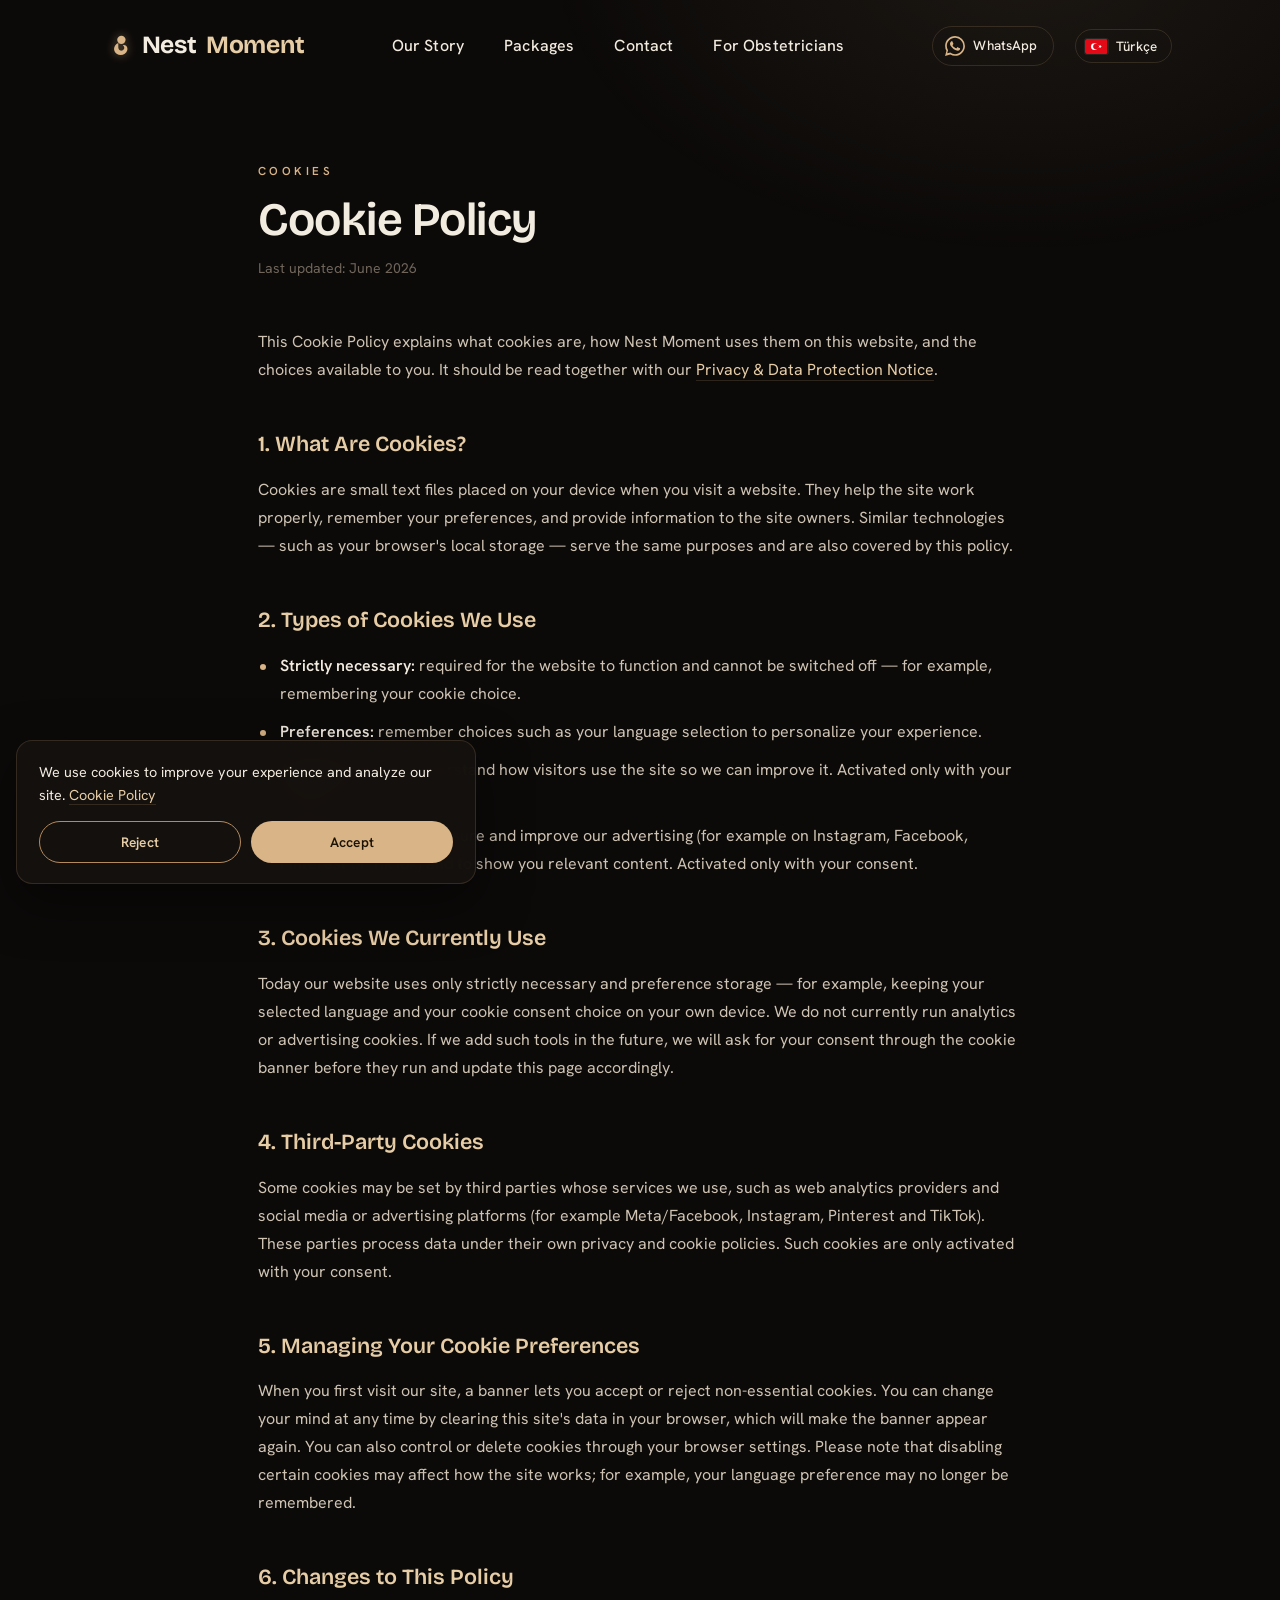
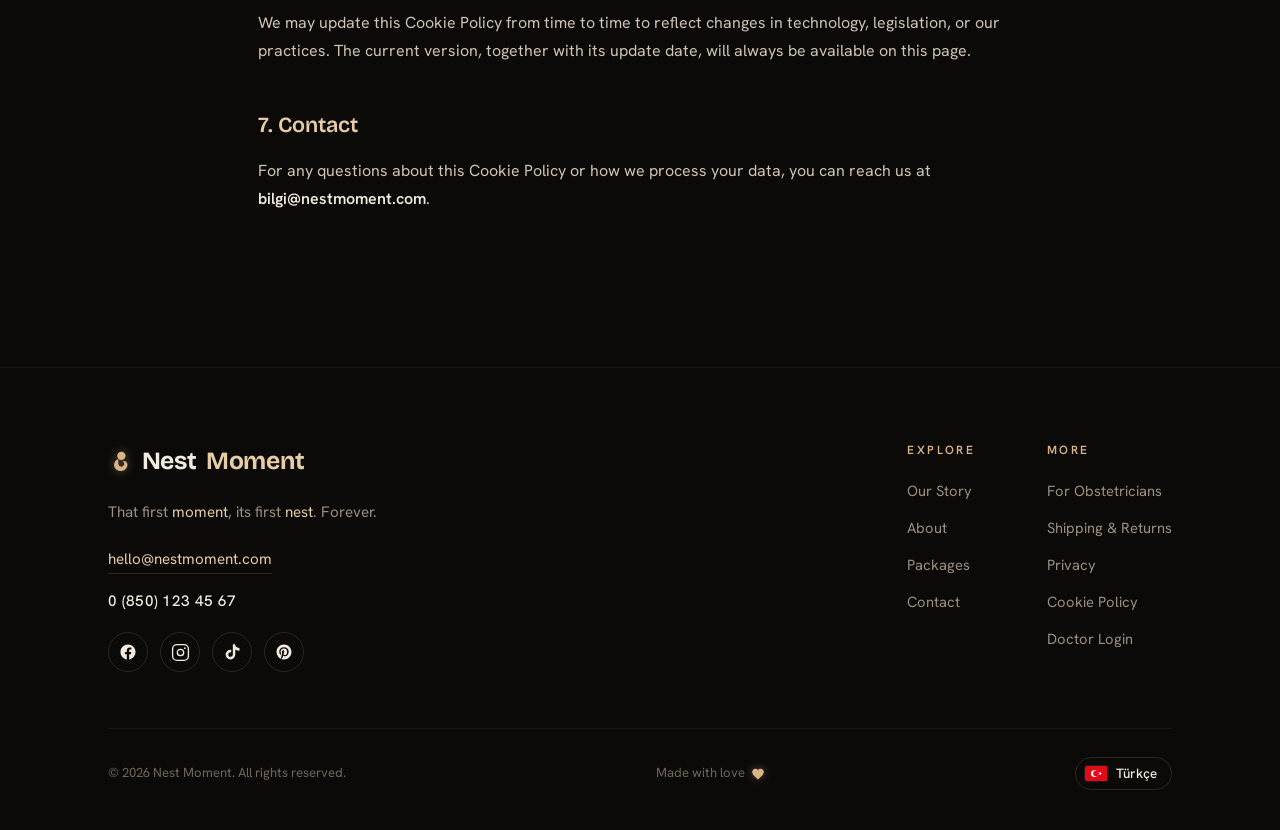
<file: cerez-politikasi.html>
<!DOCTYPE html>
<html lang="en">
<head>
<meta charset="UTF-8" />
<meta name="viewport" content="width=device-width, initial-scale=1.0" />
<title>Cookie Policy — Nest Moment</title>
<meta name="robots" content="index, follow" />
<link rel="icon" type="image/svg+xml" href="images/favicon.svg" />
<link rel="preconnect" href="https://fonts.googleapis.com">
<link rel="preconnect" href="https://fonts.gstatic.com" crossorigin>
<link href="https://fonts.googleapis.com/css2?family=Bricolage+Grotesque:opsz,wght@12..96,400;12..96,600;12..96,700&family=Hanken+Grotesk:wght@400;500;600&display=swap" rel="stylesheet">
<style>
  :root{
    --bg:#0c0a09;--panel:#15110e;--gold:#d8b486;--gold-soft:#e7cda6;--gold-deep:#b48a5c;--cream:#f2ebe0;
    --muted:#9c8f7f;--muted-2:#6f655a;--line:rgba(216,180,134,.16);--line-soft:rgba(216,180,134,.08);
    --display:"Bricolage Grotesque",sans-serif;--body:"Hanken Grotesk",sans-serif;
  }
  *{box-sizing:border-box;margin:0;padding:0}
  html{scroll-behavior:smooth}
  body{background:var(--bg);color:var(--cream);font-family:var(--body);font-weight:400;line-height:1.75;-webkit-font-smoothing:antialiased}
  body::before{content:"";position:fixed;inset:0;z-index:0;pointer-events:none;
    background:radial-gradient(800px 500px at 80% -5%,rgba(216,180,134,.08),transparent 60%)}
  .wrap{max-width:820px;margin:0 auto;padding:0 28px;position:relative;z-index:2}
  body{padding-top:92px}
  header{position:fixed;top:0;left:0;right:0;z-index:50;transition:background .5s ease,border-color .5s ease,backdrop-filter .5s;border-bottom:1px solid transparent}
  header.scrolled{background:rgba(12,10,9,.82);backdrop-filter:blur(14px);border-bottom:1px solid var(--line-soft)}
  header .wrap{max-width:1120px}
  .nav{display:flex;align-items:center;justify-content:space-between;height:92px}
  .brand{font-family:var(--display);font-weight:700;font-size:1.55rem;letter-spacing:-.3px;color:var(--cream);text-decoration:none;display:flex;align-items:center;gap:.6rem;white-space:nowrap}
  .brand-emblem{width:24px;height:26px;flex:none;fill:var(--gold);filter:drop-shadow(0 0 5px rgba(216,180,134,.45))}
  .brand svg{width:24px;height:26px;fill:var(--gold)}
  .brand-m{color:var(--gold-soft)}
  .nav-links{display:flex;align-items:center;gap:2.5rem;list-style:none;margin:0}
  .nav-links a{color:var(--cream);text-decoration:none;font-size:1rem;font-weight:500;letter-spacing:.01em;transition:color .3s;position:relative}
  .nav-links a:hover{color:var(--gold-soft)}
  .nav-links a::after{content:"";position:absolute;left:0;bottom:-6px;width:0;height:1px;background:var(--gold);transition:width .3s}
  .nav-links a:hover::after{width:100%}
  .nav-links li{padding-left:0;margin-bottom:0}
  .nav-links li::before{display:none}
  .nav-right{display:flex;align-items:center;gap:1.3rem}
  .nav-wa{display:inline-flex;align-items:center;gap:.5rem;height:40px;padding:0 1rem 0 .8rem;border-radius:40px;border:1px solid var(--line);color:var(--cream);text-decoration:none;font-family:var(--body);font-weight:500;font-size:.84rem;letter-spacing:.01em;transition:.3s}
  .nav-wa svg{color:var(--gold);flex-shrink:0}
  .nav-wa:hover{border-color:var(--gold);background:rgba(216,180,134,.10);color:var(--gold);transform:translateY(-1px)}
  .lang{display:inline-flex;align-items:center;gap:.5rem;background:none;border:1px solid var(--line);color:var(--cream);font-family:var(--body);font-weight:500;font-size:.84rem;letter-spacing:.01em;padding:.45rem .85rem .45rem .55rem;border-radius:40px;cursor:pointer;transition:.3s;white-space:nowrap}
  .lang:hover{border-color:var(--gold);color:var(--gold)}
  .lang svg{height:15px;width:auto;border-radius:2px;display:block;flex-shrink:0;box-shadow:0 0 0 1px rgba(255,255,255,.08)}
  .btn{display:inline-flex;align-items:center;gap:.6rem;cursor:pointer;text-decoration:none;font-family:var(--body);font-weight:500;font-size:.92rem;letter-spacing:.02em;padding:1rem 1.9rem;border-radius:50px;transition:.35s ease;border:1px solid transparent}
  .wa{background:#1f3d33;border:1px solid #2f5c4c;color:#cfeede}
  .wa:hover{background:#26493c;border-color:var(--gold)}
  .btn-call{border:1px solid var(--gold-deep);color:var(--gold-soft)}
  .btn-call:hover{background:rgba(216,180,134,.10);border-color:var(--gold)}
  .burger{display:none;background:none;border:none;cursor:pointer;width:30px;height:22px;position:relative}
  .burger span{position:absolute;left:0;width:100%;height:1.5px;background:var(--cream);transition:.3s}
  .burger span:nth-child(1){top:0}.burger span:nth-child(2){top:10px}.burger span:nth-child(3){top:20px}
  .wa-fab{display:none;align-items:center;justify-content:center;position:fixed;right:16px;bottom:16px;z-index:60;width:58px;height:58px;border-radius:50%;background:#25D366;color:#fff;box-shadow:0 8px 22px rgba(0,0,0,.4);will-change:transform,box-shadow;animation:wa-pulse 2.2s ease-out infinite,wa-wiggle 5s ease-in-out infinite}
  .wa-fab:active{filter:brightness(.92)}
  .wa-fab svg{width:31px;height:31px}
  @keyframes wa-pulse{0%{box-shadow:0 8px 22px rgba(0,0,0,.4),0 0 0 0 rgba(37,211,102,.5)}70%{box-shadow:0 8px 22px rgba(0,0,0,.4),0 0 0 18px rgba(37,211,102,0)}100%{box-shadow:0 8px 22px rgba(0,0,0,.4),0 0 0 0 rgba(37,211,102,0)}}
  @keyframes wa-wiggle{0%,82%,100%{transform:rotate(0) scale(1)}86%{transform:rotate(-13deg) scale(1.06)}90%{transform:rotate(11deg) scale(1.06)}94%{transform:rotate(-7deg) scale(1.03)}}
  @media(prefers-reduced-motion:reduce){.wa-fab{animation:none}}
  main{padding:64px 0 100px}
  .eyebrow{font-family:var(--body);font-weight:600;font-size:.72rem;letter-spacing:.3em;text-transform:uppercase;color:var(--gold)}
  h1{font-family:var(--display);font-weight:600;font-size:clamp(2rem,5vw,2.9rem);line-height:1.1;letter-spacing:-.5px;margin:.7rem 0 .6rem;color:var(--cream)}
  .updated{color:var(--muted-2);font-size:.88rem;margin-bottom:48px}
  h2{font-family:var(--display);font-weight:600;font-size:1.35rem;color:var(--gold-soft);margin:42px 0 12px}
  p{color:#cfc4b4;margin-bottom:14px}
  ul{list-style:none;margin:0 0 16px}
  li{position:relative;padding-left:22px;color:#cfc4b4;margin-bottom:10px}
  li::before{content:"";position:absolute;left:2px;top:12px;width:6px;height:6px;border-radius:50%;background:var(--gold)}
  strong{color:var(--cream);font-weight:600}
  a.inline{color:var(--gold-soft);text-decoration:none;border-bottom:1px solid var(--line)}
  a.inline:hover{color:var(--gold)}
  footer{border-top:1px solid var(--line-soft);padding:72px 0 40px;margin-top:40px;font-size:.85rem}
  footer .wrap{max-width:1120px}
  .foot-grid{display:flex;justify-content:space-between;gap:40px;flex-wrap:wrap;align-items:flex-start}
  .foot-brand .brand{margin-bottom:1rem}
  .foot-brand p{color:var(--muted);max-width:34ch;font-size:.95rem}
  .foot-brand p em{font-style:normal;color:var(--gold-soft)}
  .foot-brand p .nw{white-space:nowrap}
  .foot-cols{display:flex;gap:72px;flex-wrap:wrap}
  .foot-col h4{font-size:.74rem;letter-spacing:.2em;text-transform:uppercase;color:var(--gold);margin-bottom:1.1rem;font-weight:600;font-family:var(--body)}
  .foot-col a{display:block;color:var(--muted);text-decoration:none;font-size:.92rem;margin-bottom:.7rem;transition:.3s}
  .foot-col a:hover{color:var(--cream)}
  .foot-bottom{display:flex;justify-content:space-between;align-items:center;gap:20px;flex-wrap:wrap;margin-top:56px;padding-top:28px;border-top:1px solid var(--line-soft);color:var(--muted-2);font-size:.82rem}
  .foot-contact{margin-top:20px;display:flex;flex-direction:column;gap:14px;align-items:flex-start}
  .foot-mail{color:var(--gold-soft);text-decoration:none;font-size:.95rem;border-bottom:1px solid var(--line);transition:.3s}
  .foot-mail:hover{color:var(--gold)}
  .foot-phone{color:var(--cream);text-decoration:none;font-size:.95rem;font-weight:500;letter-spacing:.02em;transition:.3s}
  .foot-phone:hover{color:var(--gold-soft)}
  .foot-social{display:flex;gap:12px;margin-top:4px}
  .foot-soc{display:inline-flex;align-items:center;justify-content:center;width:40px;height:40px;border-radius:50%;border:1px solid var(--line);color:var(--cream);transition:.3s}
  .foot-soc:hover{color:var(--gold);border-color:var(--gold);transform:translateY(-2px)}
  .foot-btns{display:grid;grid-template-columns:1fr 1fr;gap:10px;width:100%;max-width:390px}
  .foot-btn{justify-content:center;white-space:nowrap;padding:.74rem .8rem;font-size:.82rem;border-radius:40px}
  .foot-made{display:inline-flex;align-items:center;gap:.4rem}
  .foot-heart{fill:var(--gold);flex:none;filter:drop-shadow(0 0 4px rgba(216,180,134,.4))}
  @media(max-width:680px){
    body{padding-top:74px}
    .wrap{padding:0 20px}
    .nav{height:74px;justify-content:space-between}
    header .brand{position:absolute;left:50%;top:50%;transform:translate(-50%,-50%);font-size:1.5rem;gap:.5rem}
    header .brand-emblem{width:26px;height:28px}
    header .brand svg{width:26px;height:28px}
    .nav-right{gap:.7rem}
    .nav-wa{display:none}
    .lang{padding:.42rem .52rem;gap:0}
    .lang span{display:none}
    .nav-links{position:fixed;inset:74px 0 auto 0;background:rgba(12,10,9,.97);backdrop-filter:blur(14px);flex-direction:column;gap:0;padding:10px 0;transform:translateY(-130%);transition:transform .4s ease;border-bottom:1px solid var(--line)}
    .nav-links.open{transform:none}
    .nav-links li{width:100%;text-align:center}
    .nav-links a{display:block;padding:18px}
    .nav-links a::after{display:none}
    .burger{display:block}
    .wa-fab{display:flex}
  }
</style>
</head>
<body>
<header id="header">
  <div class="wrap nav">
    <button class="burger" id="burger" aria-label="Menu"><span></span><span></span><span></span></button>
    <a href="index.html" class="brand"><svg class="brand-emblem" viewBox="0 0 86 92" aria-hidden="true"><circle cx="48" cy="24" r="15"/><path d="M37 35 C20 42 16 64 31 74 C44 83 65 78 69 61 C72 49 64 41 53 43 C60 48 60 57 53 61 C44 66 36 59 37 49 Z"/></svg>Nest <span class="brand-m">Moment</span></a>
    <ul class="nav-links" id="navLinks">
      <li><a href="index.html#how" data-i18n="nav.how">Nasıl Çalışır</a></li>
      <li><a href="index.html#packages" data-i18n="nav.packages">Paketler</a></li>
      <li><a href="index.html#contact" data-i18n="nav.contact">İletişim</a></li>
      <li><a href="index.html#doctors" data-i18n="nav.doctors">Kadın Doğum Uzmanları İçin</a></li>
    </ul>
    <div class="nav-right">
      <a href="https://wa.me/905317941915" target="_blank" rel="noopener" class="nav-wa" aria-label="WhatsApp"><svg viewBox="0 0 24 24" fill="currentColor" width="20" height="20" aria-hidden="true"><path d="M.057 24l1.687-6.163a11.867 11.867 0 01-1.587-5.945C.16 5.335 5.495 0 12.05 0a11.817 11.817 0 018.413 3.488 11.824 11.824 0 013.48 8.414c-.003 6.557-5.338 11.892-11.893 11.892a11.9 11.9 0 01-5.688-1.448L.057 24zm6.597-3.807c1.676.995 3.276 1.591 5.392 1.592 5.448 0 9.886-4.434 9.889-9.885.002-5.462-4.415-9.89-9.881-9.892-5.452 0-9.887 4.434-9.889 9.884a9.86 9.86 0 001.51 5.26l-.999 3.648 3.978-1.039zm11.387-5.464c-.074-.124-.272-.198-.57-.347-.297-.149-1.758-.868-2.031-.967-.272-.099-.47-.149-.669.149-.198.297-.768.967-.941 1.165-.173.198-.347.223-.644.074-.297-.149-1.255-.462-2.39-1.475-.883-.788-1.48-1.761-1.653-2.059-.173-.297-.018-.458.13-.606.134-.133.297-.347.446-.521.151-.172.2-.296.3-.495.099-.198.05-.372-.025-.521-.075-.148-.669-1.611-.916-2.206-.242-.579-.487-.501-.669-.51l-.57-.01c-.198 0-.52.074-.792.372s-1.04 1.016-1.04 2.479 1.065 2.876 1.213 3.074c.149.198 2.095 3.2 5.076 4.487.709.306 1.263.489 1.694.626.712.226 1.36.194 1.872.118.571-.085 1.758-.719 2.006-1.413.248-.695.248-1.29.173-1.414z"/></svg><span data-i18n="nav.wa">WhatsApp</span></a>
      <button class="lang" id="langBtn"></button>
    </div>
  </div>
</header>

<main>
  <div class="wrap">
    <span class="eyebrow" data-i18n="eyebrow">Cookies</span>
    <h1 data-i18n="h1">Cookie Policy</h1>
    <p class="updated" data-i18n="updated">Last updated: June 2026</p>

    <p data-i18n-html="intro">This Cookie Policy explains what cookies are, how Nest Moment uses them on this website, and the choices available to you. It should be read together with our <a class="inline" href="kvkk.html">Privacy &amp; Data Protection Notice</a>.</p>

    <h2 data-i18n="c1h">1. What Are Cookies?</h2>
    <p data-i18n="c1p">Cookies are small text files placed on your device when you visit a website.</p>

    <h2 data-i18n="c2h">2. Types of Cookies We Use</h2>
    <ul>
      <li data-i18n-html="c2l1"><strong>Strictly necessary:</strong> required for the website to function and cannot be switched off.</li>
      <li data-i18n-html="c2l2"><strong>Preferences:</strong> remember choices such as your language selection.</li>
      <li data-i18n-html="c2l3"><strong>Analytics:</strong> help us understand how visitors use the site. Activated only with your consent.</li>
      <li data-i18n-html="c2l4"><strong>Marketing:</strong> used to measure and improve our advertising. Activated only with your consent.</li>
    </ul>

    <h2 data-i18n="c3h">3. Cookies We Currently Use</h2>
    <p data-i18n="c3p">Today our website uses only strictly necessary and preference storage.</p>

    <h2 data-i18n="c4h">4. Third-Party Cookies</h2>
    <p data-i18n="c4p">Some cookies may be set by third parties whose services we use.</p>

    <h2 data-i18n="c5h">5. Managing Your Cookie Preferences</h2>
    <p data-i18n="c5p">A banner lets you accept or reject non-essential cookies.</p>

    <h2 data-i18n="c6h">6. Changes to This Policy</h2>
    <p data-i18n="c6p">We may update this Cookie Policy from time to time.</p>

    <h2 data-i18n="c7h">7. Contact</h2>
    <p data-i18n-html="c7p">For any questions, reach us at <strong>bilgi@nestmoment.com</strong>.</p>
  </div>
</main>

<footer>
  <div class="wrap">
    <div class="foot-grid">
      <div class="foot-brand">
        <a href="index.html" class="brand"><svg class="brand-emblem" viewBox="0 0 86 92" aria-hidden="true"><circle cx="48" cy="24" r="15"/><path d="M37 35 C20 42 16 64 31 74 C44 83 65 78 69 61 C72 49 64 41 53 43 C60 48 60 57 53 61 C44 66 36 59 37 49 Z"/></svg>Nest <span class="brand-m">Moment</span></a>
        <p data-i18n-html="footer.tagline"><span class="nw">İlk <em>yuva</em>sındaki,</span> o ilk <em>an</em>. Sonsuza Dek.</p>
        <div class="foot-contact">
          <a href="mailto:hello@nestmoment.com" class="foot-mail">hello@nestmoment.com</a>
          <a href="tel:+908501234567" class="foot-phone">0 (850) 123 45 67</a>
          <div class="foot-social">
            <a href="https://www.facebook.com/nestmoment" target="_blank" rel="noopener" class="foot-soc" aria-label="Facebook"><svg width="18" height="18" viewBox="0 0 24 24" fill="currentColor" aria-hidden="true"><path d="M22 12.06C22 6.5 17.52 2 12 2S2 6.5 2 12.06c0 5.02 3.66 9.18 8.44 9.94v-7.03H7.9v-2.91h2.54V9.85c0-2.51 1.49-3.9 3.78-3.9 1.09 0 2.24.2 2.24.2v2.46h-1.26c-1.24 0-1.63.77-1.63 1.56v1.88h2.78l-.44 2.91h-2.34V22c4.78-.76 8.44-4.92 8.44-9.94z"/></svg></a>
            <a href="https://instagram.com/nestmoment" target="_blank" rel="noopener" class="foot-soc" aria-label="Instagram"><svg width="19" height="19" viewBox="0 0 24 24" fill="none" stroke="currentColor" stroke-width="1.7" stroke-linecap="round" stroke-linejoin="round" aria-hidden="true"><rect x="2" y="2" width="20" height="20" rx="5.5"/><circle cx="12" cy="12" r="4"/><circle cx="17.5" cy="6.5" r="1.1" fill="currentColor" stroke="none"/></svg></a>
            <a href="https://www.tiktok.com/@nestmoment" target="_blank" rel="noopener" class="foot-soc" aria-label="TikTok"><svg width="18" height="18" viewBox="0 0 24 24" fill="currentColor" aria-hidden="true"><path d="M12.53 1.5h3.4c.19 1.78 1.18 3.35 2.66 4.3a6.83 6.83 0 0 0 3.41 1.08v3.39a10.18 10.18 0 0 1-5.6-1.7v6.86a6.45 6.45 0 1 1-6.45-6.45c.33 0 .65.03.97.08v3.49a3.02 3.02 0 1 0 2.21 2.9V1.5z"/></svg></a>
            <a href="https://www.pinterest.com/nestmoment" target="_blank" rel="noopener" class="foot-soc" aria-label="Pinterest"><svg width="18" height="18" viewBox="0 0 24 24" fill="currentColor" aria-hidden="true"><path d="M12 2C6.48 2 2 6.48 2 12c0 4.24 2.64 7.86 6.36 9.32-.09-.79-.17-2 .03-2.86.18-.78 1.17-4.97 1.17-4.97s-.3-.6-.3-1.48c0-1.39.81-2.43 1.81-2.43.85 0 1.27.64 1.27 1.41 0 .86-.55 2.14-.83 3.33-.24 1 .5 1.81 1.48 1.81 1.78 0 3.14-1.88 3.14-4.58 0-2.39-1.72-4.07-4.18-4.07-2.85 0-4.52 2.13-4.52 4.34 0 .86.33 1.78.74 2.28.08.1.09.19.07.29-.08.32-.24.98-.27 1.11-.04.18-.14.22-.33.13-1.24-.58-2.01-2.38-2.01-3.83 0-3.12 2.27-5.99 6.54-5.99 3.43 0 6.1 2.45 6.1 5.72 0 3.41-2.15 6.16-5.13 6.16-1 0-1.95-.52-2.27-1.14l-.62 2.35c-.22.86-.83 1.94-1.24 2.6.93.29 1.92.44 2.95.44 5.52 0 10-4.48 10-10S17.52 2 12 2z"/></svg></a>
          </div>
        </div>
      </div>
      <div class="foot-cols">
                <div class="foot-col">
          <h4 data-i18n="footer.explore">Explore</h4>
          <a href="index.html#how" data-i18n="nav.how">Our Story</a>
          <a href="hakkimizda.html" data-i18n="nav.about">About</a>
          <a href="index.html#packages" data-i18n="nav.packages">Packages</a>
          <a href="iletisim.html" data-i18n="nav.contact">Contact</a>
        </div>
        <div class="foot-col">
          <h4 data-i18n="footer.more">More</h4>
          <a href="index.html#doctors" data-i18n="nav.doctors">For Obstetricians</a>
          <a href="teslimat-iade.html" data-i18n="footer.shipping">Shipping &amp; Returns</a>
          <a href="kvkk.html" data-i18n="footer.privacy">Privacy</a>
          <a href="cerez-politikasi.html" data-i18n="footer.cookies">Cookie Policy</a>
          <a href="panel.html" data-i18n="nav.doctor_login">Doctor Login</a>
        </div>
      </div>
    </div>
    <div class="foot-bottom">
      <span data-i18n="footer.rights">© 2026 Nest Moment. All rights reserved.</span>
      <span class="foot-made"><span data-i18n="footer.made">Made with love</span><svg class="foot-heart" width="14" height="14" viewBox="0 0 24 24" fill="currentColor" aria-hidden="true"><path d="M12 21.35l-1.45-1.32C5.4 15.36 2 12.28 2 8.5 2 5.42 4.42 3 7.5 3c1.74 0 3.41.81 4.5 2.09C13.09 3.81 14.76 3 16.5 3 19.58 3 22 5.42 22 8.5c0 3.78-3.4 6.86-8.55 11.54L12 21.35z"/></svg></span>
      <button class="lang" id="langBtnFoot" aria-label="Language"></button>
    </div>
  </div>
</footer>
<a href="https://wa.me/905317941915" target="_blank" rel="noopener" class="wa-fab" aria-label="WhatsApp"><svg viewBox="0 0 24 24" fill="currentColor" aria-hidden="true"><path d="M.057 24l1.687-6.163a11.867 11.867 0 01-1.587-5.945C.16 5.335 5.495 0 12.05 0a11.817 11.817 0 018.413 3.488 11.824 11.824 0 013.48 8.414c-.003 6.557-5.338 11.892-11.893 11.892a11.9 11.9 0 01-5.688-1.448L.057 24zm6.597-3.807c1.676.995 3.276 1.591 5.392 1.592 5.448 0 9.886-4.434 9.889-9.885.002-5.462-4.415-9.89-9.881-9.892-5.452 0-9.887 4.434-9.889 9.884a9.86 9.86 0 001.51 5.26l-.999 3.648 3.978-1.039zm11.387-5.464c-.074-.124-.272-.198-.57-.347-.297-.149-1.758-.868-2.031-.967-.272-.099-.47-.149-.669.149-.198.297-.768.967-.941 1.165-.173.198-.347.223-.644.074-.297-.149-1.255-.462-2.39-1.475-.883-.788-1.48-1.761-1.653-2.059-.173-.297-.018-.458.13-.606.134-.133.297-.347.446-.521.151-.172.2-.296.3-.495.099-.198.05-.372-.025-.521-.075-.148-.669-1.611-.916-2.206-.242-.579-.487-.501-.669-.51l-.57-.01c-.198 0-.52.074-.792.372s-1.04 1.016-1.04 2.479 1.065 2.876 1.213 3.074c.149.198 2.095 3.2 5.076 4.487.709.306 1.263.489 1.694.626.712.226 1.36.194 1.872.118.571-.085 1.758-.719 2.006-1.413.248-.695.248-1.29.173-1.414z"/></svg></a>

<script>
const i18n = {
  tr: {
    "doctitle":"Çerez Politikası — Nest Moment",
    "eyebrow":"Çerezler",
    "h1":"Çerez Politikası",
    "updated":"Son güncelleme: Haziran 2026",
    "intro":"Bu Çerez Politikası; çerezlerin ne olduğunu, Nest Moment'in bunları bu web sitesinde nasıl kullandığını ve sahip olduğunuz seçenekleri açıklar. <a class=\"inline\" href=\"kvkk.html\">Gizlilik ve KVKK Aydınlatma Metni</a> ile birlikte değerlendirilmelidir.",
    "c1h":"1. Çerez Nedir?",
    "c1p":"Çerezler, bir web sitesini ziyaret ettiğinizde cihazınıza yerleştirilen küçük metin dosyalarıdır. Sitenin düzgün çalışmasına, tercihlerinizin hatırlanmasına ve site sahiplerine bilgi sağlanmasına yardımcı olurlar. Tarayıcınızın yerel depolaması (local storage) gibi benzer teknolojiler de aynı amaçlara hizmet eder ve bu politika kapsamındadır.",
    "c2h":"2. Kullandığımız Çerez Türleri",
    "c2l1":"<strong>Zorunlu çerezler:</strong> sitenin çalışması için gereklidir ve kapatılamaz — örneğin çerez tercihinizin hatırlanması.",
    "c2l2":"<strong>Tercih çerezleri:</strong> deneyiminizi kişiselleştirmek için dil seçimi gibi tercihlerinizi hatırlar.",
    "c2l3":"<strong>Analitik çerezler:</strong> ziyaretçilerin siteyi nasıl kullandığını anlamamıza ve siteyi geliştirmemize yardımcı olur. Yalnızca açık rızanızla etkinleştirilir.",
    "c2l4":"<strong>Pazarlama çerezleri:</strong> reklamlarımızı (örneğin Instagram, Facebook, Pinterest veya TikTok'ta) ölçmek ve iyileştirmek ve size ilgili içerik göstermek için kullanılır. Yalnızca açık rızanızla etkinleştirilir.",
    "c3h":"3. Şu Anda Kullandığımız Çerezler",
    "c3p":"Bugün web sitemiz yalnızca zorunlu ve tercih amaçlı depolama kullanır — örneğin seçtiğiniz dil ve çerez onay tercihiniz yalnızca kendi cihazınızda saklanır. Şu anda analitik veya reklam çerezleri çalıştırmıyoruz. İleride bu tür araçlar eklersek, çalışmadan önce çerez bildirimi aracılığıyla onayınızı isteyeceğiz ve bu sayfayı güncelleyeceğiz.",
    "c4h":"4. Üçüncü Taraf Çerezleri",
    "c4p":"Bazı çerezler, hizmetlerinden yararlandığımız üçüncü taraflarca yerleştirilebilir; örneğin web analitiği sağlayıcıları ve sosyal medya veya reklam platformları (Meta/Facebook, Instagram, Pinterest ve TikTok gibi). Bu taraflar verileri kendi gizlilik ve çerez politikaları kapsamında işler. Bu tür çerezler yalnızca açık rızanızla etkinleştirilir.",
    "c5h":"5. Çerez Tercihlerinizi Yönetme",
    "c5p":"Sitemizi ilk ziyaret ettiğinizde, zorunlu olmayan çerezleri kabul etmenize veya reddetmenize olanak tanıyan bir bildirim gösterilir. Tarayıcınızdan bu sitenin verilerini temizleyerek kararınızı dilediğiniz zaman değiştirebilirsiniz; bu durumda bildirim yeniden görünür. Ayrıca çerezleri tarayıcı ayarlarınızdan da yönetebilir veya silebilirsiniz. Bazı çerezleri devre dışı bırakmanın sitenin çalışmasını etkileyebileceğini unutmayın; örneğin dil tercihiniz artık hatırlanmayabilir.",
    "c6h":"6. Bu Politikadaki Değişiklikler",
    "c6p":"Bu Çerez Politikası'nı, teknolojideki, mevzuattaki veya uygulamalarımızdaki değişiklikleri yansıtmak için zaman zaman güncelleyebiliriz. Güncel sürüm, güncelleme tarihiyle birlikte her zaman bu sayfada yer alır.",
    "c7h":"7. İletişim",
    "c7p":"Bu Çerez Politikası veya verilerinizi nasıl işlediğimiz hakkındaki tüm sorularınız için bize <strong>bilgi@nestmoment.com</strong> adresinden ulaşabilirsiniz.",
    "nav.wa":"WhatsApp",
    "nav.how":"Hikayemiz","nav.packages":"Paketler","nav.contact":"İletişim","nav.doctors":"Kadın Doğum Uzmanları İçin",
    "footer.tagline":"<span class=\"nw\">İlk <em>yuva</em>sındaki,</span> o ilk <em>an</em>. Sonsuza Dek.","footer.explore":"Keşfet","footer.more":"Daha fazla","footer.privacy":"Gizlilik / KVKK","footer.cookies":"Çerez Politikası","nav.doctor_login":"Doktor Girişi","nav.about":"Hakkımızda","footer.shipping":"Teslimat & İade",
    "contact.wa":"WhatsApp'tan yaz","contact.call":"Bizi Arayın",
    "footer.rights":"© 2026 Nest Moment. Tüm hakları saklıdır.","footer.made":"Sevgiyle hazırlandı"
  },
  en: {
    "doctitle":"Cookie Policy — Nest Moment",
    "eyebrow":"Cookies",
    "h1":"Cookie Policy",
    "updated":"Last updated: June 2026",
    "intro":"This Cookie Policy explains what cookies are, how Nest Moment uses them on this website, and the choices available to you. It should be read together with our <a class=\"inline\" href=\"kvkk.html\">Privacy &amp; Data Protection Notice</a>.",
    "c1h":"1. What Are Cookies?",
    "c1p":"Cookies are small text files placed on your device when you visit a website. They help the site work properly, remember your preferences, and provide information to the site owners. Similar technologies — such as your browser's local storage — serve the same purposes and are also covered by this policy.",
    "c2h":"2. Types of Cookies We Use",
    "c2l1":"<strong>Strictly necessary:</strong> required for the website to function and cannot be switched off — for example, remembering your cookie choice.",
    "c2l2":"<strong>Preferences:</strong> remember choices such as your language selection to personalize your experience.",
    "c2l3":"<strong>Analytics:</strong> help us understand how visitors use the site so we can improve it. Activated only with your consent.",
    "c2l4":"<strong>Marketing:</strong> used to measure and improve our advertising (for example on Instagram, Facebook, Pinterest or TikTok) and to show you relevant content. Activated only with your consent.",
    "c3h":"3. Cookies We Currently Use",
    "c3p":"Today our website uses only strictly necessary and preference storage — for example, keeping your selected language and your cookie consent choice on your own device. We do not currently run analytics or advertising cookies. If we add such tools in the future, we will ask for your consent through the cookie banner before they run and update this page accordingly.",
    "c4h":"4. Third-Party Cookies",
    "c4p":"Some cookies may be set by third parties whose services we use, such as web analytics providers and social media or advertising platforms (for example Meta/Facebook, Instagram, Pinterest and TikTok). These parties process data under their own privacy and cookie policies. Such cookies are only activated with your consent.",
    "c5h":"5. Managing Your Cookie Preferences",
    "c5p":"When you first visit our site, a banner lets you accept or reject non-essential cookies. You can change your mind at any time by clearing this site's data in your browser, which will make the banner appear again. You can also control or delete cookies through your browser settings. Please note that disabling certain cookies may affect how the site works; for example, your language preference may no longer be remembered.",
    "c6h":"6. Changes to This Policy",
    "c6p":"We may update this Cookie Policy from time to time to reflect changes in technology, legislation, or our practices. The current version, together with its update date, will always be available on this page.",
    "c7h":"7. Contact",
    "c7p":"For any questions about this Cookie Policy or how we process your data, you can reach us at <strong>bilgi@nestmoment.com</strong>.",
    "nav.wa":"WhatsApp",
    "nav.how":"Our Story","nav.packages":"Packages","nav.contact":"Contact","nav.doctors":"For Obstetricians",
    "footer.tagline":"That first <em>moment</em>, its first <em>nest</em>. Forever.","footer.explore":"Explore","footer.more":"More","footer.privacy":"Privacy","footer.cookies":"Cookie Policy","nav.doctor_login":"Doctor Login","nav.about":"About","footer.shipping":"Shipping & Returns",
    "contact.wa":"Message on WhatsApp","contact.call":"Call Us",
    "footer.rights":"© 2026 Nest Moment. All rights reserved.","footer.made":"Made with love"
  }
};

const LANG_NAME = { en:"English", tr:"Türkçe" };
const LANG_FLAG = {
  en:'<svg viewBox="0 0 60 30" aria-hidden="true"><clipPath id="fl-uk"><rect width="60" height="30" rx="3"/></clipPath><g clip-path="url(#fl-uk)"><rect width="60" height="30" fill="#012169"/><path d="M0,0 L60,30 M60,0 L0,30" stroke="#fff" stroke-width="6"/><path d="M0,0 L60,30 M60,0 L0,30" stroke="#C8102E" stroke-width="4"/><path d="M30,0 V30 M0,15 H60" stroke="#fff" stroke-width="10"/><path d="M30,0 V30 M0,15 H60" stroke="#C8102E" stroke-width="6"/></g></svg>',
  tr:'<svg viewBox="0 0 60 40" aria-hidden="true"><clipPath id="fl-tr2"><rect width="60" height="40" rx="3"/></clipPath><g clip-path="url(#fl-tr2)"><rect width="60" height="40" fill="#E30A17"/><circle cx="25" cy="20" r="9" fill="#fff"/><circle cx="29" cy="20" r="7.2" fill="#E30A17"/><polygon fill="#fff" points="45.2,20 41.7,21.23 41.61,24.95 39.35,22 35.79,23.06 37.9,20 35.79,16.94 39.35,18 41.61,15.05 41.7,18.77"/></g></svg>'
};

let lang = "en";
function applyLang(l){
  lang = l;
  document.documentElement.lang = l;
  if(i18n[l]["doctitle"]) document.title = i18n[l]["doctitle"];
  document.querySelectorAll("[data-i18n]").forEach(el=>{
    const k = el.getAttribute("data-i18n");
    if(i18n[l][k]!==undefined) el.textContent = i18n[l][k];
  });
  document.querySelectorAll("[data-i18n-html]").forEach(el=>{
    const k = el.getAttribute("data-i18n-html");
    if(i18n[l][k]!==undefined) el.innerHTML = i18n[l][k];
  });
  const tgt = l==="tr" ? "en" : "tr";
  const langHTML = LANG_FLAG[tgt] + "<span>" + LANG_NAME[tgt] + "</span>";
  document.querySelectorAll(".lang").forEach(b=>b.innerHTML = langHTML);
  try{ localStorage.setItem("nm_lang", l); }catch(e){}
}
document.querySelectorAll(".lang").forEach(b=>b.addEventListener("click",()=>applyLang(lang==="tr"?"en":"tr")));
let savedLang;
try{ savedLang = localStorage.getItem("nm_lang"); }catch(e){}
applyLang(savedLang==="tr"||savedLang==="en" ? savedLang : "en");

// burger / mobile menu
const burger = document.getElementById("burger");
const navLinks = document.getElementById("navLinks");
if(burger && navLinks){
  burger.addEventListener("click",()=>navLinks.classList.toggle("open"));
  navLinks.querySelectorAll("a").forEach(a=>a.addEventListener("click",()=>navLinks.classList.remove("open")));
}
// header background on scroll
const header = document.getElementById("header");
if(header) window.addEventListener("scroll",()=>{header.classList.toggle("scrolled", window.scrollY>40)});
</script>
  <script src="cookie.js"></script>
</body>
</html>
</file>
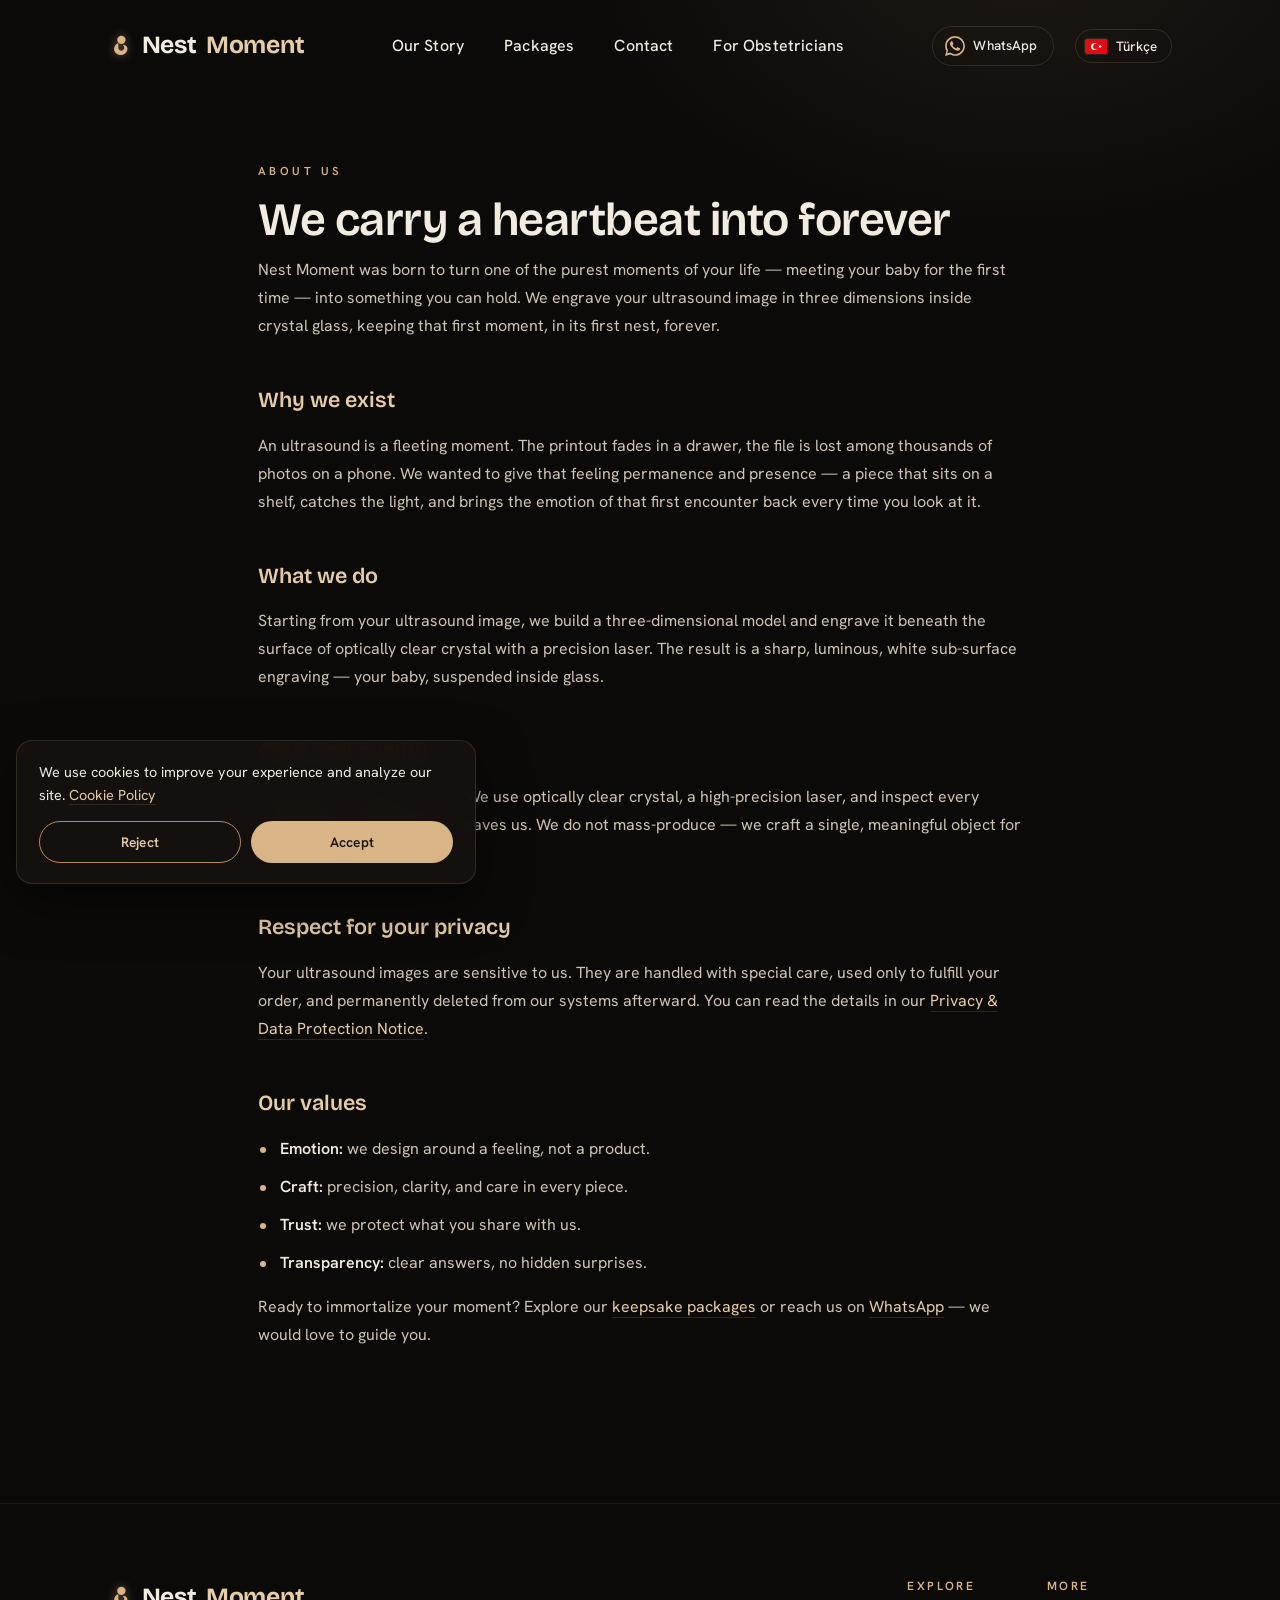
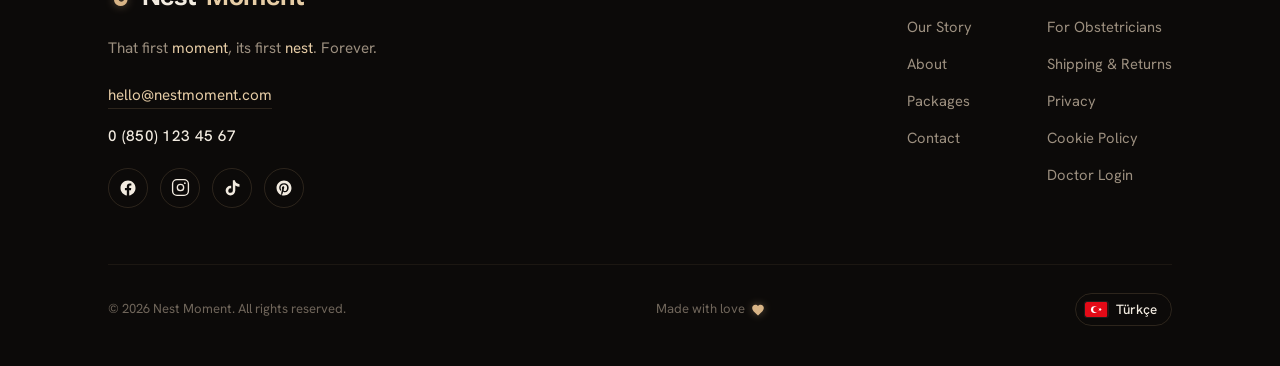
<file: hakkimizda.html>
<!DOCTYPE html>
<html lang="en">
<head>
<meta charset="UTF-8" />
<meta name="viewport" content="width=device-width, initial-scale=1.0" />
<title>About Us — Nest Moment</title>
<meta name="robots" content="index, follow" />
<link rel="icon" type="image/svg+xml" href="images/favicon.svg" />
<link rel="preconnect" href="https://fonts.googleapis.com">
<link rel="preconnect" href="https://fonts.gstatic.com" crossorigin>
<link href="https://fonts.googleapis.com/css2?family=Bricolage+Grotesque:opsz,wght@12..96,400;12..96,600;12..96,700&family=Hanken+Grotesk:wght@400;500;600&display=swap" rel="stylesheet">
<style>
  :root{
    --bg:#0c0a09;--panel:#15110e;--gold:#d8b486;--gold-soft:#e7cda6;--gold-deep:#b48a5c;--cream:#f2ebe0;
    --muted:#9c8f7f;--muted-2:#6f655a;--line:rgba(216,180,134,.16);--line-soft:rgba(216,180,134,.08);
    --display:"Bricolage Grotesque",sans-serif;--body:"Hanken Grotesk",sans-serif;
  }
  *{box-sizing:border-box;margin:0;padding:0}
  html{scroll-behavior:smooth}
  body{background:var(--bg);color:var(--cream);font-family:var(--body);font-weight:400;line-height:1.75;-webkit-font-smoothing:antialiased}
  body::before{content:"";position:fixed;inset:0;z-index:0;pointer-events:none;
    background:radial-gradient(800px 500px at 80% -5%,rgba(216,180,134,.08),transparent 60%)}
  .wrap{max-width:820px;margin:0 auto;padding:0 28px;position:relative;z-index:2}
  body{padding-top:92px}
  header{position:fixed;top:0;left:0;right:0;z-index:50;transition:background .5s ease,border-color .5s ease,backdrop-filter .5s;border-bottom:1px solid transparent}
  header.scrolled{background:rgba(12,10,9,.82);backdrop-filter:blur(14px);border-bottom:1px solid var(--line-soft)}
  header .wrap{max-width:1120px}
  .nav{display:flex;align-items:center;justify-content:space-between;height:92px}
  .brand{font-family:var(--display);font-weight:700;font-size:1.55rem;letter-spacing:-.3px;color:var(--cream);text-decoration:none;display:flex;align-items:center;gap:.6rem;white-space:nowrap}
  .brand-emblem{width:24px;height:26px;flex:none;fill:var(--gold);filter:drop-shadow(0 0 5px rgba(216,180,134,.45))}
  .brand svg{width:24px;height:26px;fill:var(--gold)}
  .brand-m{color:var(--gold-soft)}
  .nav-links{display:flex;align-items:center;gap:2.5rem;list-style:none;margin:0}
  .nav-links a{color:var(--cream);text-decoration:none;font-size:1rem;font-weight:500;letter-spacing:.01em;transition:color .3s;position:relative}
  .nav-links a:hover{color:var(--gold-soft)}
  .nav-links a::after{content:"";position:absolute;left:0;bottom:-6px;width:0;height:1px;background:var(--gold);transition:width .3s}
  .nav-links a:hover::after{width:100%}
  .nav-links li{padding-left:0;margin-bottom:0}
  .nav-links li::before{display:none}
  .nav-right{display:flex;align-items:center;gap:1.3rem}
  .nav-wa{display:inline-flex;align-items:center;gap:.5rem;height:40px;padding:0 1rem 0 .8rem;border-radius:40px;border:1px solid var(--line);color:var(--cream);text-decoration:none;font-family:var(--body);font-weight:500;font-size:.84rem;letter-spacing:.01em;transition:.3s}
  .nav-wa svg{color:var(--gold);flex-shrink:0}
  .nav-wa:hover{border-color:var(--gold);background:rgba(216,180,134,.10);color:var(--gold);transform:translateY(-1px)}
  .lang{display:inline-flex;align-items:center;gap:.5rem;background:none;border:1px solid var(--line);color:var(--cream);font-family:var(--body);font-weight:500;font-size:.84rem;letter-spacing:.01em;padding:.45rem .85rem .45rem .55rem;border-radius:40px;cursor:pointer;transition:.3s;white-space:nowrap}
  .lang:hover{border-color:var(--gold);color:var(--gold)}
  .lang svg{height:15px;width:auto;border-radius:2px;display:block;flex-shrink:0;box-shadow:0 0 0 1px rgba(255,255,255,.08)}
  .btn{display:inline-flex;align-items:center;gap:.6rem;cursor:pointer;text-decoration:none;font-family:var(--body);font-weight:500;font-size:.92rem;letter-spacing:.02em;padding:1rem 1.9rem;border-radius:50px;transition:.35s ease;border:1px solid transparent}
  .wa{background:#1f3d33;border:1px solid #2f5c4c;color:#cfeede}
  .wa:hover{background:#26493c;border-color:var(--gold)}
  .btn-call{border:1px solid var(--gold-deep);color:var(--gold-soft)}
  .btn-call:hover{background:rgba(216,180,134,.10);border-color:var(--gold)}
  .burger{display:none;background:none;border:none;cursor:pointer;width:30px;height:22px;position:relative}
  .burger span{position:absolute;left:0;width:100%;height:1.5px;background:var(--cream);transition:.3s}
  .burger span:nth-child(1){top:0}.burger span:nth-child(2){top:10px}.burger span:nth-child(3){top:20px}
  .wa-fab{display:none;align-items:center;justify-content:center;position:fixed;right:16px;bottom:16px;z-index:60;width:58px;height:58px;border-radius:50%;background:#25D366;color:#fff;box-shadow:0 8px 22px rgba(0,0,0,.4);will-change:transform,box-shadow;animation:wa-pulse 2.2s ease-out infinite,wa-wiggle 5s ease-in-out infinite}
  .wa-fab:active{filter:brightness(.92)}
  .wa-fab svg{width:31px;height:31px}
  @keyframes wa-pulse{0%{box-shadow:0 8px 22px rgba(0,0,0,.4),0 0 0 0 rgba(37,211,102,.5)}70%{box-shadow:0 8px 22px rgba(0,0,0,.4),0 0 0 18px rgba(37,211,102,0)}100%{box-shadow:0 8px 22px rgba(0,0,0,.4),0 0 0 0 rgba(37,211,102,0)}}
  @keyframes wa-wiggle{0%,82%,100%{transform:rotate(0) scale(1)}86%{transform:rotate(-13deg) scale(1.06)}90%{transform:rotate(11deg) scale(1.06)}94%{transform:rotate(-7deg) scale(1.03)}}
  @media(prefers-reduced-motion:reduce){.wa-fab{animation:none}}
  main{padding:64px 0 100px}
  .eyebrow{font-family:var(--body);font-weight:600;font-size:.72rem;letter-spacing:.3em;text-transform:uppercase;color:var(--gold)}
  h1{font-family:var(--display);font-weight:600;font-size:clamp(2rem,5vw,2.9rem);line-height:1.1;letter-spacing:-.5px;margin:.7rem 0 .6rem;color:var(--cream)}
  .updated{color:var(--muted-2);font-size:.88rem;margin-bottom:48px}
  h2{font-family:var(--display);font-weight:600;font-size:1.35rem;color:var(--gold-soft);margin:42px 0 12px}
  p{color:#cfc4b4;margin-bottom:14px}
  ul{list-style:none;margin:0 0 16px}
  li{position:relative;padding-left:22px;color:#cfc4b4;margin-bottom:10px}
  li::before{content:"";position:absolute;left:2px;top:12px;width:6px;height:6px;border-radius:50%;background:var(--gold)}
  strong{color:var(--cream);font-weight:600}
  a.inline{color:var(--gold-soft);text-decoration:none;border-bottom:1px solid var(--line)}
  a.inline:hover{color:var(--gold)}
  footer{border-top:1px solid var(--line-soft);padding:72px 0 40px;margin-top:40px;font-size:.85rem}
  footer .wrap{max-width:1120px}
  .foot-grid{display:flex;justify-content:space-between;gap:40px;flex-wrap:wrap;align-items:flex-start}
  .foot-brand .brand{margin-bottom:1rem}
  .foot-brand p{color:var(--muted);max-width:34ch;font-size:.95rem}
  .foot-brand p em{font-style:normal;color:var(--gold-soft)}
  .foot-brand p .nw{white-space:nowrap}
  .foot-cols{display:flex;gap:72px;flex-wrap:wrap}
  .foot-col h4{font-size:.74rem;letter-spacing:.2em;text-transform:uppercase;color:var(--gold);margin-bottom:1.1rem;font-weight:600;font-family:var(--body)}
  .foot-col a{display:block;color:var(--muted);text-decoration:none;font-size:.92rem;margin-bottom:.7rem;transition:.3s}
  .foot-col a:hover{color:var(--cream)}
  .foot-bottom{display:flex;justify-content:space-between;align-items:center;gap:20px;flex-wrap:wrap;margin-top:56px;padding-top:28px;border-top:1px solid var(--line-soft);color:var(--muted-2);font-size:.82rem}
  .foot-contact{margin-top:20px;display:flex;flex-direction:column;gap:14px;align-items:flex-start}
  .foot-mail{color:var(--gold-soft);text-decoration:none;font-size:.95rem;border-bottom:1px solid var(--line);transition:.3s}
  .foot-mail:hover{color:var(--gold)}
  .foot-phone{color:var(--cream);text-decoration:none;font-size:.95rem;font-weight:500;letter-spacing:.02em;transition:.3s}
  .foot-phone:hover{color:var(--gold-soft)}
  .foot-social{display:flex;gap:12px;margin-top:4px}
  .foot-soc{display:inline-flex;align-items:center;justify-content:center;width:40px;height:40px;border-radius:50%;border:1px solid var(--line);color:var(--cream);transition:.3s}
  .foot-soc:hover{color:var(--gold);border-color:var(--gold);transform:translateY(-2px)}
  .foot-btns{display:grid;grid-template-columns:1fr 1fr;gap:10px;width:100%;max-width:390px}
  .foot-btn{justify-content:center;white-space:nowrap;padding:.74rem .8rem;font-size:.82rem;border-radius:40px}
  .foot-made{display:inline-flex;align-items:center;gap:.4rem}
  .foot-heart{fill:var(--gold);flex:none;filter:drop-shadow(0 0 4px rgba(216,180,134,.4))}
  @media(max-width:680px){
    body{padding-top:74px}
    .wrap{padding:0 20px}
    .nav{height:74px;justify-content:space-between}
    header .brand{position:absolute;left:50%;top:50%;transform:translate(-50%,-50%);font-size:1.5rem;gap:.5rem}
    header .brand-emblem{width:26px;height:28px}
    header .brand svg{width:26px;height:28px}
    .nav-right{gap:.7rem}
    .nav-wa{display:none}
    .lang{padding:.42rem .52rem;gap:0}
    .lang span{display:none}
    .nav-links{position:fixed;inset:74px 0 auto 0;background:rgba(12,10,9,.97);backdrop-filter:blur(14px);flex-direction:column;gap:0;padding:10px 0;transform:translateY(-130%);transition:transform .4s ease;border-bottom:1px solid var(--line)}
    .nav-links.open{transform:none}
    .nav-links li{width:100%;text-align:center}
    .nav-links a{display:block;padding:18px}
    .nav-links a::after{display:none}
    .burger{display:block}
    .wa-fab{display:flex}
  }
</style>
</head>
<body>
<header id="header">
  <div class="wrap nav">
    <button class="burger" id="burger" aria-label="Menu"><span></span><span></span><span></span></button>
    <a href="index.html" class="brand"><svg class="brand-emblem" viewBox="0 0 86 92" aria-hidden="true"><circle cx="48" cy="24" r="15"/><path d="M37 35 C20 42 16 64 31 74 C44 83 65 78 69 61 C72 49 64 41 53 43 C60 48 60 57 53 61 C44 66 36 59 37 49 Z"/></svg>Nest <span class="brand-m">Moment</span></a>
    <ul class="nav-links" id="navLinks">
      <li><a href="index.html#how" data-i18n="nav.how">Nasıl Çalışır</a></li>
      <li><a href="index.html#packages" data-i18n="nav.packages">Paketler</a></li>
      <li><a href="index.html#contact" data-i18n="nav.contact">İletişim</a></li>
      <li><a href="index.html#doctors" data-i18n="nav.doctors">Kadın Doğum Uzmanları İçin</a></li>
    </ul>
    <div class="nav-right">
      <a href="https://wa.me/905317941915" target="_blank" rel="noopener" class="nav-wa" aria-label="WhatsApp"><svg viewBox="0 0 24 24" fill="currentColor" width="20" height="20" aria-hidden="true"><path d="M.057 24l1.687-6.163a11.867 11.867 0 01-1.587-5.945C.16 5.335 5.495 0 12.05 0a11.817 11.817 0 018.413 3.488 11.824 11.824 0 013.48 8.414c-.003 6.557-5.338 11.892-11.893 11.892a11.9 11.9 0 01-5.688-1.448L.057 24zm6.597-3.807c1.676.995 3.276 1.591 5.392 1.592 5.448 0 9.886-4.434 9.889-9.885.002-5.462-4.415-9.89-9.881-9.892-5.452 0-9.887 4.434-9.889 9.884a9.86 9.86 0 001.51 5.26l-.999 3.648 3.978-1.039zm11.387-5.464c-.074-.124-.272-.198-.57-.347-.297-.149-1.758-.868-2.031-.967-.272-.099-.47-.149-.669.149-.198.297-.768.967-.941 1.165-.173.198-.347.223-.644.074-.297-.149-1.255-.462-2.39-1.475-.883-.788-1.48-1.761-1.653-2.059-.173-.297-.018-.458.13-.606.134-.133.297-.347.446-.521.151-.172.2-.296.3-.495.099-.198.05-.372-.025-.521-.075-.148-.669-1.611-.916-2.206-.242-.579-.487-.501-.669-.51l-.57-.01c-.198 0-.52.074-.792.372s-1.04 1.016-1.04 2.479 1.065 2.876 1.213 3.074c.149.198 2.095 3.2 5.076 4.487.709.306 1.263.489 1.694.626.712.226 1.36.194 1.872.118.571-.085 1.758-.719 2.006-1.413.248-.695.248-1.29.173-1.414z"/></svg><span data-i18n="nav.wa">WhatsApp</span></a>
      <button class="lang" id="langBtn"></button>
    </div>
  </div>
</header>

<main>
  <div class="wrap">
    <span class="eyebrow" data-i18n="eyebrow">About Us</span>
    <h1 data-i18n="h1">We carry a heartbeat into forever</h1>

    <p data-i18n-html="intro">Nest Moment was born to turn one of the purest moments of your life — meeting your baby for the first time — into something you can hold. We engrave your ultrasound image in three dimensions inside crystal glass, keeping that first moment, in its first nest, forever.</p>

    <h2 data-i18n="s1h">Why we exist</h2>
    <p data-i18n="s1p">An ultrasound is a fleeting moment. The printout fades in a drawer, the file is lost among thousands of photos on a phone. We wanted to give that feeling permanence and presence — a piece that sits on a shelf, catches the light, and brings the emotion of that first encounter back every time you look at it.</p>

    <h2 data-i18n="s2h">What we do</h2>
    <p data-i18n="s2p">Starting from your ultrasound image, we build a three-dimensional model and engrave it beneath the surface of optically clear crystal with a precision laser. The result is a sharp, luminous, white sub-surface engraving — your baby, suspended inside glass.</p>

    <h2 data-i18n="s3h">Craft and quality</h2>
    <p data-i18n="s3p">Each piece is made to order. We use optically clear crystal, a high-precision laser, and inspect every keepsake by hand before it leaves us. We do not mass-produce — we craft a single, meaningful object for a single family.</p>

    <h2 data-i18n="s4h">Respect for your privacy</h2>
    <p data-i18n-html="s4p">Your ultrasound images are sensitive to us. They are handled with special care, used only to fulfill your order, and permanently deleted from our systems afterward. You can read the details in our <a class="inline" href="kvkk.html">Privacy &amp; Data Protection Notice</a>.</p>

    <h2 data-i18n="s5h">Our values</h2>
    <ul>
      <li data-i18n-html="s5l1"><strong>Emotion:</strong> we design around a feeling, not a product.</li>
      <li data-i18n-html="s5l2"><strong>Craft:</strong> precision, clarity, and care in every piece.</li>
      <li data-i18n-html="s5l3"><strong>Trust:</strong> we protect what you share with us.</li>
      <li data-i18n-html="s5l4"><strong>Transparency:</strong> clear answers, no hidden surprises.</li>
    </ul>

    <p data-i18n-html="outro">Ready to immortalize your moment? Explore our <a class="inline" href="index.html#packages">keepsake packages</a> or reach us on <a class="inline" href="https://wa.me/905317941915" target="_blank" rel="noopener">WhatsApp</a> — we would love to guide you.</p>
  </div>
</main>

<footer>
  <div class="wrap">
    <div class="foot-grid">
      <div class="foot-brand">
        <a href="index.html" class="brand"><svg class="brand-emblem" viewBox="0 0 86 92" aria-hidden="true"><circle cx="48" cy="24" r="15"/><path d="M37 35 C20 42 16 64 31 74 C44 83 65 78 69 61 C72 49 64 41 53 43 C60 48 60 57 53 61 C44 66 36 59 37 49 Z"/></svg>Nest <span class="brand-m">Moment</span></a>
        <p data-i18n-html="footer.tagline"><span class="nw">İlk <em>yuva</em>sındaki,</span> o ilk <em>an</em>. Sonsuza Dek.</p>
        <div class="foot-contact">
          <a href="mailto:hello@nestmoment.com" class="foot-mail">hello@nestmoment.com</a>
          <a href="tel:+908501234567" class="foot-phone">0 (850) 123 45 67</a>
          <div class="foot-social">
            <a href="https://www.facebook.com/nestmoment" target="_blank" rel="noopener" class="foot-soc" aria-label="Facebook"><svg width="18" height="18" viewBox="0 0 24 24" fill="currentColor" aria-hidden="true"><path d="M22 12.06C22 6.5 17.52 2 12 2S2 6.5 2 12.06c0 5.02 3.66 9.18 8.44 9.94v-7.03H7.9v-2.91h2.54V9.85c0-2.51 1.49-3.9 3.78-3.9 1.09 0 2.24.2 2.24.2v2.46h-1.26c-1.24 0-1.63.77-1.63 1.56v1.88h2.78l-.44 2.91h-2.34V22c4.78-.76 8.44-4.92 8.44-9.94z"/></svg></a>
            <a href="https://instagram.com/nestmoment" target="_blank" rel="noopener" class="foot-soc" aria-label="Instagram"><svg width="19" height="19" viewBox="0 0 24 24" fill="none" stroke="currentColor" stroke-width="1.7" stroke-linecap="round" stroke-linejoin="round" aria-hidden="true"><rect x="2" y="2" width="20" height="20" rx="5.5"/><circle cx="12" cy="12" r="4"/><circle cx="17.5" cy="6.5" r="1.1" fill="currentColor" stroke="none"/></svg></a>
            <a href="https://www.tiktok.com/@nestmoment" target="_blank" rel="noopener" class="foot-soc" aria-label="TikTok"><svg width="18" height="18" viewBox="0 0 24 24" fill="currentColor" aria-hidden="true"><path d="M12.53 1.5h3.4c.19 1.78 1.18 3.35 2.66 4.3a6.83 6.83 0 0 0 3.41 1.08v3.39a10.18 10.18 0 0 1-5.6-1.7v6.86a6.45 6.45 0 1 1-6.45-6.45c.33 0 .65.03.97.08v3.49a3.02 3.02 0 1 0 2.21 2.9V1.5z"/></svg></a>
            <a href="https://www.pinterest.com/nestmoment" target="_blank" rel="noopener" class="foot-soc" aria-label="Pinterest"><svg width="18" height="18" viewBox="0 0 24 24" fill="currentColor" aria-hidden="true"><path d="M12 2C6.48 2 2 6.48 2 12c0 4.24 2.64 7.86 6.36 9.32-.09-.79-.17-2 .03-2.86.18-.78 1.17-4.97 1.17-4.97s-.3-.6-.3-1.48c0-1.39.81-2.43 1.81-2.43.85 0 1.27.64 1.27 1.41 0 .86-.55 2.14-.83 3.33-.24 1 .5 1.81 1.48 1.81 1.78 0 3.14-1.88 3.14-4.58 0-2.39-1.72-4.07-4.18-4.07-2.85 0-4.52 2.13-4.52 4.34 0 .86.33 1.78.74 2.28.08.1.09.19.07.29-.08.32-.24.98-.27 1.11-.04.18-.14.22-.33.13-1.24-.58-2.01-2.38-2.01-3.83 0-3.12 2.27-5.99 6.54-5.99 3.43 0 6.1 2.45 6.1 5.72 0 3.41-2.15 6.16-5.13 6.16-1 0-1.95-.52-2.27-1.14l-.62 2.35c-.22.86-.83 1.94-1.24 2.6.93.29 1.92.44 2.95.44 5.52 0 10-4.48 10-10S17.52 2 12 2z"/></svg></a>
          </div>
        </div>
      </div>
      <div class="foot-cols">
                <div class="foot-col">
          <h4 data-i18n="footer.explore">Explore</h4>
          <a href="index.html#how" data-i18n="nav.how">Our Story</a>
          <a href="hakkimizda.html" data-i18n="nav.about">About</a>
          <a href="index.html#packages" data-i18n="nav.packages">Packages</a>
          <a href="iletisim.html" data-i18n="nav.contact">Contact</a>
        </div>
        <div class="foot-col">
          <h4 data-i18n="footer.more">More</h4>
          <a href="index.html#doctors" data-i18n="nav.doctors">For Obstetricians</a>
          <a href="teslimat-iade.html" data-i18n="footer.shipping">Shipping &amp; Returns</a>
          <a href="kvkk.html" data-i18n="footer.privacy">Privacy</a>
          <a href="cerez-politikasi.html" data-i18n="footer.cookies">Cookie Policy</a>
          <a href="panel.html" data-i18n="nav.doctor_login">Doctor Login</a>
        </div>
      </div>
    </div>
    <div class="foot-bottom">
      <span data-i18n="footer.rights">© 2026 Nest Moment. All rights reserved.</span>
      <span class="foot-made"><span data-i18n="footer.made">Made with love</span><svg class="foot-heart" width="14" height="14" viewBox="0 0 24 24" fill="currentColor" aria-hidden="true"><path d="M12 21.35l-1.45-1.32C5.4 15.36 2 12.28 2 8.5 2 5.42 4.42 3 7.5 3c1.74 0 3.41.81 4.5 2.09C13.09 3.81 14.76 3 16.5 3 19.58 3 22 5.42 22 8.5c0 3.78-3.4 6.86-8.55 11.54L12 21.35z"/></svg></span>
      <button class="lang" id="langBtnFoot" aria-label="Language"></button>
    </div>
  </div>
</footer>
<a href="https://wa.me/905317941915" target="_blank" rel="noopener" class="wa-fab" aria-label="WhatsApp"><svg viewBox="0 0 24 24" fill="currentColor" aria-hidden="true"><path d="M.057 24l1.687-6.163a11.867 11.867 0 01-1.587-5.945C.16 5.335 5.495 0 12.05 0a11.817 11.817 0 018.413 3.488 11.824 11.824 0 013.48 8.414c-.003 6.557-5.338 11.892-11.893 11.892a11.9 11.9 0 01-5.688-1.448L.057 24zm6.597-3.807c1.676.995 3.276 1.591 5.392 1.592 5.448 0 9.886-4.434 9.889-9.885.002-5.462-4.415-9.89-9.881-9.892-5.452 0-9.887 4.434-9.889 9.884a9.86 9.86 0 001.51 5.26l-.999 3.648 3.978-1.039zm11.387-5.464c-.074-.124-.272-.198-.57-.347-.297-.149-1.758-.868-2.031-.967-.272-.099-.47-.149-.669.149-.198.297-.768.967-.941 1.165-.173.198-.347.223-.644.074-.297-.149-1.255-.462-2.39-1.475-.883-.788-1.48-1.761-1.653-2.059-.173-.297-.018-.458.13-.606.134-.133.297-.347.446-.521.151-.172.2-.296.3-.495.099-.198.05-.372-.025-.521-.075-.148-.669-1.611-.916-2.206-.242-.579-.487-.501-.669-.51l-.57-.01c-.198 0-.52.074-.792.372s-1.04 1.016-1.04 2.479 1.065 2.876 1.213 3.074c.149.198 2.095 3.2 5.076 4.487.709.306 1.263.489 1.694.626.712.226 1.36.194 1.872.118.571-.085 1.758-.719 2.006-1.413.248-.695.248-1.29.173-1.414z"/></svg></a>

<script>
const i18n = {
  tr: {
    "doctitle":"Hakkımızda — Nest Moment",
    "eyebrow":"Hakkımızda",
    "h1":"Bir kalp atışını sonsuza taşıyoruz",
    "intro":"Nest Moment, hayatınızın en saf anlarından birini — bebeğinizle ilk tanışmanızı — elle tutulabilir bir esere dönüştürmek için doğdu. Ultrason görüntünüzü kristal camın içine üç boyutlu olarak kazıyor; o ilk anı, ilk yuvasında, sonsuza dek saklıyoruz.",
    "s1h":"Neden varız?",
    "s1p":"Bir ultrason, gelip geçen bir andır. Çıktısı bir çekmecede solar, dosyası telefondaki binlerce fotoğrafın arasında kaybolur. Biz bu duyguya kalıcılık ve varlık kazandırmak istedik — bir rafta duran, ışığı yakalayan ve ona her baktığınızda o ilk karşılaşmanın duygusunu geri getiren bir eser.",
    "s2h":"Ne yapıyoruz?",
    "s2p":"Ultrason görüntünüzden yola çıkarak üç boyutlu bir model oluşturuyor ve bunu optik berraklıktaki kristalin yüzeyinin altına hassas bir lazerle kazıyoruz. Sonuç; keskin, ışıltılı ve beyaz bir kazıma — camın içinde asılı duran bebeğiniz.",
    "s3h":"Zanaat ve kalite",
    "s3p":"Her eser siparişe özel üretilir. Optik berraklıkta kristal ve yüksek hassasiyetli lazer kullanır, her parçayı bize ayrılmadan önce elle kontrol ederiz. Seri üretim yapmayız — tek bir aile için tek, anlamlı bir nesne işleriz.",
    "s4h":"Mahremiyetinize saygı",
    "s4p":"Ultrason görüntüleriniz bizim için hassastır. Özel bir özenle ele alınır, yalnızca siparişinizi gerçekleştirmek için kullanılır ve ardından sistemlerimizden kalıcı olarak silinir. Ayrıntıları <a class=\"inline\" href=\"kvkk.html\">Gizlilik ve KVKK Aydınlatma Metni</a>'mizde okuyabilirsiniz.",
    "s5h":"Değerlerimiz",
    "s5l1":"<strong>Duygu:</strong> bir ürünü değil, bir hissi tasarlarız.",
    "s5l2":"<strong>Zanaat:</strong> her parçada hassasiyet, berraklık ve özen.",
    "s5l3":"<strong>Güven:</strong> bizimle paylaştığınızı koruruz.",
    "s5l4":"<strong>Şeffaflık:</strong> net cevaplar, gizli sürprizler yok.",
    "outro":"Anınızı ölümsüzleştirmeye hazır mısınız? <a class=\"inline\" href=\"index.html#packages\">Anı paketlerimizi</a> inceleyin ya da <a class=\"inline\" href=\"https://wa.me/905317941915\" target=\"_blank\" rel=\"noopener\">WhatsApp</a> üzerinden bize ulaşın — size yol göstermekten mutluluk duyarız.",
    "nav.wa":"WhatsApp",
    "nav.how":"Hikayemiz","nav.packages":"Paketler","nav.contact":"İletişim","nav.doctors":"Kadın Doğum Uzmanları İçin",
    "footer.tagline":"<span class=\"nw\">İlk <em>yuva</em>sındaki,</span> o ilk <em>an</em>. Sonsuza Dek.","footer.explore":"Keşfet","footer.more":"Daha fazla","footer.privacy":"Gizlilik / KVKK","footer.cookies":"Çerez Politikası","nav.doctor_login":"Doktor Girişi","nav.about":"Hakkımızda","footer.shipping":"Teslimat & İade",
    "contact.wa":"WhatsApp'tan yaz","contact.call":"Bizi Arayın",
    "footer.rights":"© 2026 Nest Moment. Tüm hakları saklıdır.","footer.made":"Sevgiyle hazırlandı"
  },
  en: {
    "doctitle":"About Us — Nest Moment",
    "eyebrow":"About Us",
    "h1":"We carry a heartbeat into forever",
    "intro":"Nest Moment was born to turn one of the purest moments of your life — meeting your baby for the first time — into something you can hold. We engrave your ultrasound image in three dimensions inside crystal glass, keeping that first moment, in its first nest, forever.",
    "s1h":"Why we exist",
    "s1p":"An ultrasound is a fleeting moment. The printout fades in a drawer, the file is lost among thousands of photos on a phone. We wanted to give that feeling permanence and presence — a piece that sits on a shelf, catches the light, and brings the emotion of that first encounter back every time you look at it.",
    "s2h":"What we do",
    "s2p":"Starting from your ultrasound image, we build a three-dimensional model and engrave it beneath the surface of optically clear crystal with a precision laser. The result is a sharp, luminous, white sub-surface engraving — your baby, suspended inside glass.",
    "s3h":"Craft and quality",
    "s3p":"Each piece is made to order. We use optically clear crystal, a high-precision laser, and inspect every keepsake by hand before it leaves us. We do not mass-produce — we craft a single, meaningful object for a single family.",
    "s4h":"Respect for your privacy",
    "s4p":"Your ultrasound images are sensitive to us. They are handled with special care, used only to fulfill your order, and permanently deleted from our systems afterward. You can read the details in our <a class=\"inline\" href=\"kvkk.html\">Privacy &amp; Data Protection Notice</a>.",
    "s5h":"Our values",
    "s5l1":"<strong>Emotion:</strong> we design around a feeling, not a product.",
    "s5l2":"<strong>Craft:</strong> precision, clarity, and care in every piece.",
    "s5l3":"<strong>Trust:</strong> we protect what you share with us.",
    "s5l4":"<strong>Transparency:</strong> clear answers, no hidden surprises.",
    "outro":"Ready to immortalize your moment? Explore our <a class=\"inline\" href=\"index.html#packages\">keepsake packages</a> or reach us on <a class=\"inline\" href=\"https://wa.me/905317941915\" target=\"_blank\" rel=\"noopener\">WhatsApp</a> — we would love to guide you.",
    "nav.wa":"WhatsApp",
    "nav.how":"Our Story","nav.packages":"Packages","nav.contact":"Contact","nav.doctors":"For Obstetricians",
    "footer.tagline":"That first <em>moment</em>, its first <em>nest</em>. Forever.","footer.explore":"Explore","footer.more":"More","footer.privacy":"Privacy","footer.cookies":"Cookie Policy","nav.doctor_login":"Doctor Login","nav.about":"About","footer.shipping":"Shipping & Returns",
    "contact.wa":"Message on WhatsApp","contact.call":"Call Us",
    "footer.rights":"© 2026 Nest Moment. All rights reserved.","footer.made":"Made with love"
  }
};

const LANG_NAME = { en:"English", tr:"Türkçe" };
const LANG_FLAG = {
  en:'<svg viewBox="0 0 60 30" aria-hidden="true"><clipPath id="fl-uk"><rect width="60" height="30" rx="3"/></clipPath><g clip-path="url(#fl-uk)"><rect width="60" height="30" fill="#012169"/><path d="M0,0 L60,30 M60,0 L0,30" stroke="#fff" stroke-width="6"/><path d="M0,0 L60,30 M60,0 L0,30" stroke="#C8102E" stroke-width="4"/><path d="M30,0 V30 M0,15 H60" stroke="#fff" stroke-width="10"/><path d="M30,0 V30 M0,15 H60" stroke="#C8102E" stroke-width="6"/></g></svg>',
  tr:'<svg viewBox="0 0 60 40" aria-hidden="true"><clipPath id="fl-tr2"><rect width="60" height="40" rx="3"/></clipPath><g clip-path="url(#fl-tr2)"><rect width="60" height="40" fill="#E30A17"/><circle cx="25" cy="20" r="9" fill="#fff"/><circle cx="29" cy="20" r="7.2" fill="#E30A17"/><polygon fill="#fff" points="45.2,20 41.7,21.23 41.61,24.95 39.35,22 35.79,23.06 37.9,20 35.79,16.94 39.35,18 41.61,15.05 41.7,18.77"/></g></svg>'
};

let lang = "en";
function applyLang(l){
  lang = l;
  document.documentElement.lang = l;
  if(i18n[l]["doctitle"]) document.title = i18n[l]["doctitle"];
  document.querySelectorAll("[data-i18n]").forEach(el=>{
    const k = el.getAttribute("data-i18n");
    if(i18n[l][k]!==undefined) el.textContent = i18n[l][k];
  });
  document.querySelectorAll("[data-i18n-html]").forEach(el=>{
    const k = el.getAttribute("data-i18n-html");
    if(i18n[l][k]!==undefined) el.innerHTML = i18n[l][k];
  });
  const tgt = l==="tr" ? "en" : "tr";
  const langHTML = LANG_FLAG[tgt] + "<span>" + LANG_NAME[tgt] + "</span>";
  document.querySelectorAll(".lang").forEach(b=>b.innerHTML = langHTML);
  try{ localStorage.setItem("nm_lang", l); }catch(e){}
}
document.querySelectorAll(".lang").forEach(b=>b.addEventListener("click",()=>applyLang(lang==="tr"?"en":"tr")));
let savedLang;
try{ savedLang = localStorage.getItem("nm_lang"); }catch(e){}
applyLang(savedLang==="tr"||savedLang==="en" ? savedLang : "en");

// burger / mobile menu
const burger = document.getElementById("burger");
const navLinks = document.getElementById("navLinks");
if(burger && navLinks){
  burger.addEventListener("click",()=>navLinks.classList.toggle("open"));
  navLinks.querySelectorAll("a").forEach(a=>a.addEventListener("click",()=>navLinks.classList.remove("open")));
}
// header background on scroll
const header = document.getElementById("header");
if(header) window.addEventListener("scroll",()=>{header.classList.toggle("scrolled", window.scrollY>40)});
</script>
  <script src="cookie.js"></script>
</body>
</html>
</file>
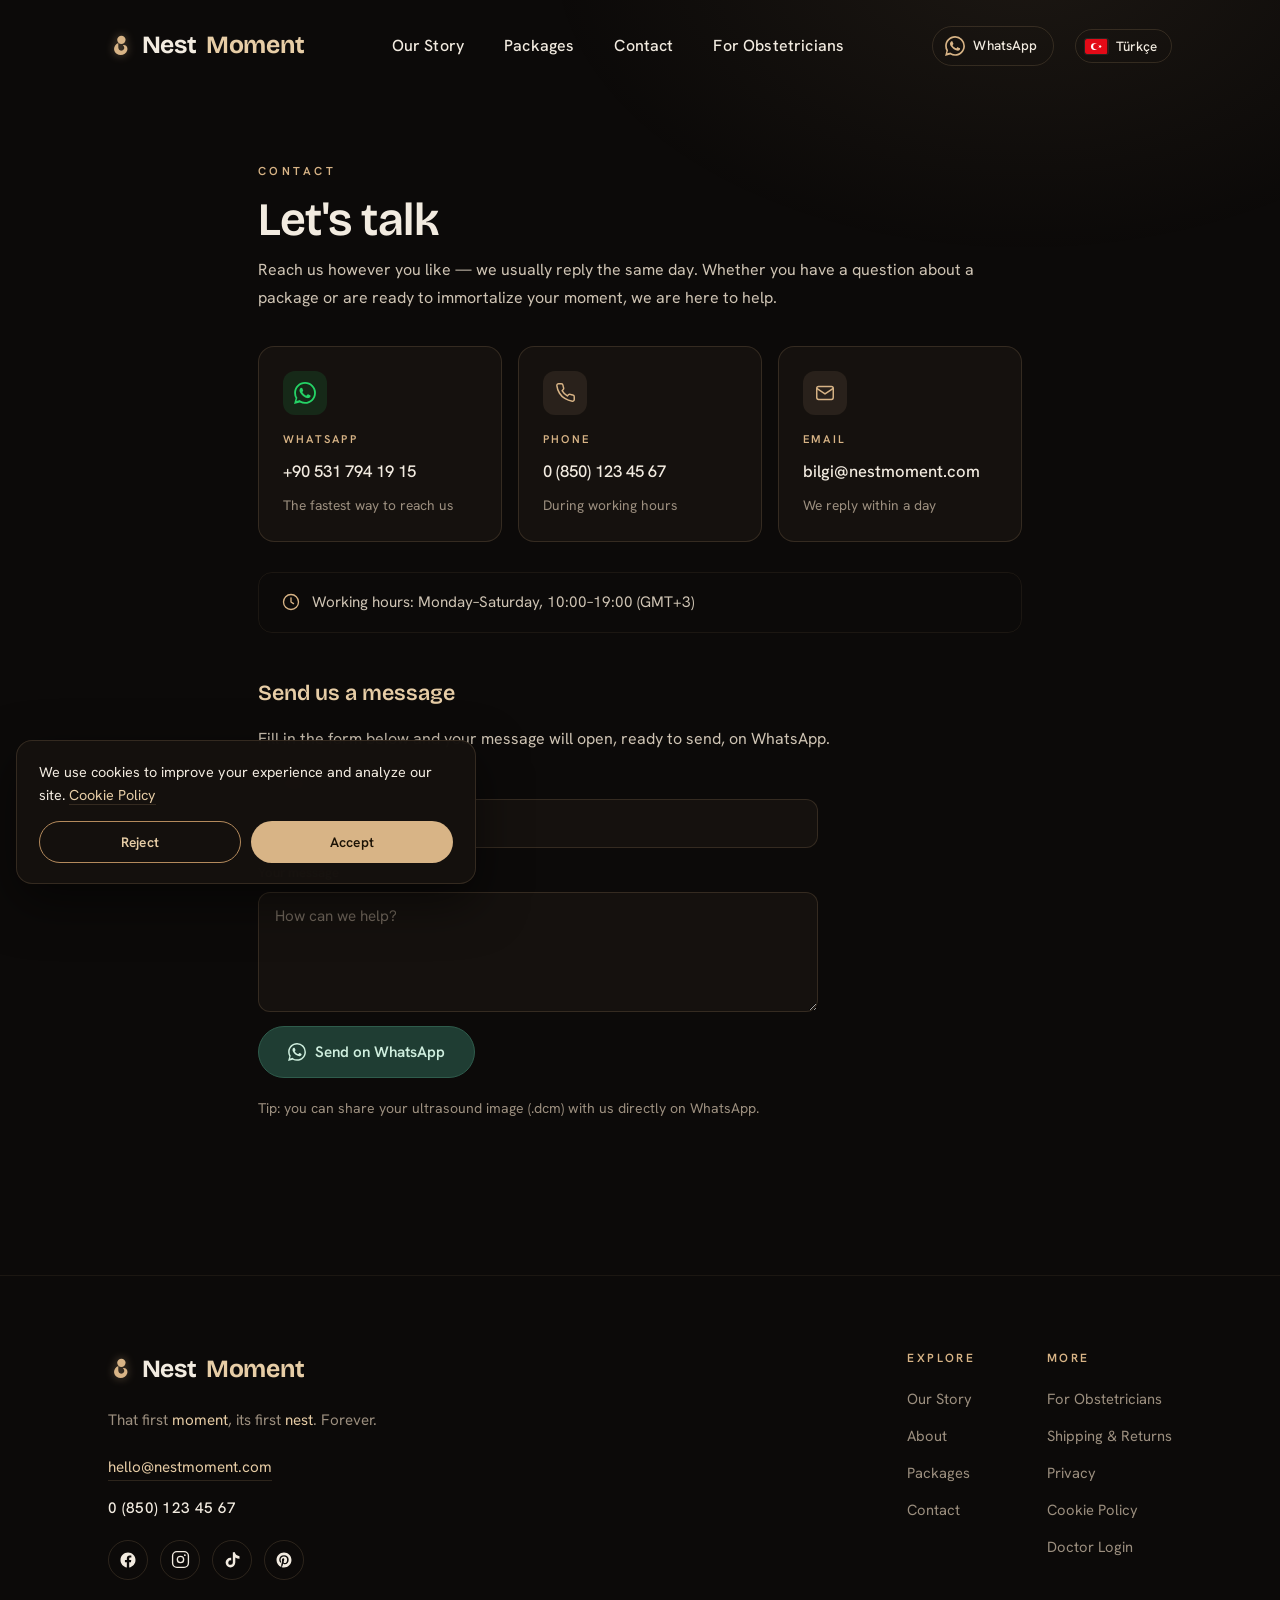
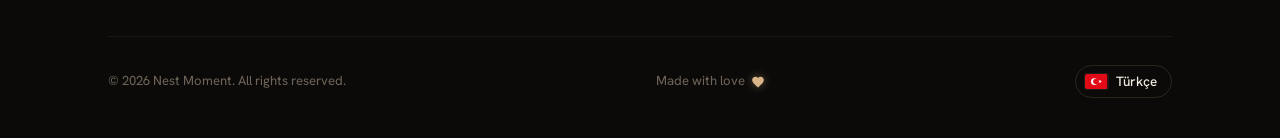
<file: iletisim.html>
<!DOCTYPE html>
<html lang="en">
<head>
<meta charset="UTF-8" />
<meta name="viewport" content="width=device-width, initial-scale=1.0" />
<title>Contact — Nest Moment</title>
<meta name="robots" content="index, follow" />
<link rel="icon" type="image/svg+xml" href="images/favicon.svg" />
<link rel="preconnect" href="https://fonts.googleapis.com">
<link rel="preconnect" href="https://fonts.gstatic.com" crossorigin>
<link href="https://fonts.googleapis.com/css2?family=Bricolage+Grotesque:opsz,wght@12..96,400;12..96,600;12..96,700&family=Hanken+Grotesk:wght@400;500;600&display=swap" rel="stylesheet">
<style>
  :root{
    --bg:#0c0a09;--panel:#15110e;--gold:#d8b486;--gold-soft:#e7cda6;--gold-deep:#b48a5c;--cream:#f2ebe0;
    --muted:#9c8f7f;--muted-2:#6f655a;--line:rgba(216,180,134,.16);--line-soft:rgba(216,180,134,.08);
    --display:"Bricolage Grotesque",sans-serif;--body:"Hanken Grotesk",sans-serif;
  }
  *{box-sizing:border-box;margin:0;padding:0}
  html{scroll-behavior:smooth}
  body{background:var(--bg);color:var(--cream);font-family:var(--body);font-weight:400;line-height:1.75;-webkit-font-smoothing:antialiased}
  body::before{content:"";position:fixed;inset:0;z-index:0;pointer-events:none;
    background:radial-gradient(800px 500px at 80% -5%,rgba(216,180,134,.08),transparent 60%)}
  .wrap{max-width:820px;margin:0 auto;padding:0 28px;position:relative;z-index:2}
  body{padding-top:92px}
  header{position:fixed;top:0;left:0;right:0;z-index:50;transition:background .5s ease,border-color .5s ease,backdrop-filter .5s;border-bottom:1px solid transparent}
  header.scrolled{background:rgba(12,10,9,.82);backdrop-filter:blur(14px);border-bottom:1px solid var(--line-soft)}
  header .wrap{max-width:1120px}
  .nav{display:flex;align-items:center;justify-content:space-between;height:92px}
  .brand{font-family:var(--display);font-weight:700;font-size:1.55rem;letter-spacing:-.3px;color:var(--cream);text-decoration:none;display:flex;align-items:center;gap:.6rem;white-space:nowrap}
  .brand-emblem{width:24px;height:26px;flex:none;fill:var(--gold);filter:drop-shadow(0 0 5px rgba(216,180,134,.45))}
  .brand svg{width:24px;height:26px;fill:var(--gold)}
  .brand-m{color:var(--gold-soft)}
  .nav-links{display:flex;align-items:center;gap:2.5rem;list-style:none;margin:0}
  .nav-links a{color:var(--cream);text-decoration:none;font-size:1rem;font-weight:500;letter-spacing:.01em;transition:color .3s;position:relative}
  .nav-links a:hover{color:var(--gold-soft)}
  .nav-links a::after{content:"";position:absolute;left:0;bottom:-6px;width:0;height:1px;background:var(--gold);transition:width .3s}
  .nav-links a:hover::after{width:100%}
  .nav-links li{padding-left:0;margin-bottom:0}
  .nav-links li::before{display:none}
  .nav-right{display:flex;align-items:center;gap:1.3rem}
  .nav-wa{display:inline-flex;align-items:center;gap:.5rem;height:40px;padding:0 1rem 0 .8rem;border-radius:40px;border:1px solid var(--line);color:var(--cream);text-decoration:none;font-family:var(--body);font-weight:500;font-size:.84rem;letter-spacing:.01em;transition:.3s}
  .nav-wa svg{color:var(--gold);flex-shrink:0}
  .nav-wa:hover{border-color:var(--gold);background:rgba(216,180,134,.10);color:var(--gold);transform:translateY(-1px)}
  .lang{display:inline-flex;align-items:center;gap:.5rem;background:none;border:1px solid var(--line);color:var(--cream);font-family:var(--body);font-weight:500;font-size:.84rem;letter-spacing:.01em;padding:.45rem .85rem .45rem .55rem;border-radius:40px;cursor:pointer;transition:.3s;white-space:nowrap}
  .lang:hover{border-color:var(--gold);color:var(--gold)}
  .lang svg{height:15px;width:auto;border-radius:2px;display:block;flex-shrink:0;box-shadow:0 0 0 1px rgba(255,255,255,.08)}
  .btn{display:inline-flex;align-items:center;gap:.6rem;cursor:pointer;text-decoration:none;font-family:var(--body);font-weight:500;font-size:.92rem;letter-spacing:.02em;padding:1rem 1.9rem;border-radius:50px;transition:.35s ease;border:1px solid transparent}
  .wa{background:#1f3d33;border:1px solid #2f5c4c;color:#cfeede}
  .wa:hover{background:#26493c;border-color:var(--gold)}
  .btn-call{border:1px solid var(--gold-deep);color:var(--gold-soft)}
  .btn-call:hover{background:rgba(216,180,134,.10);border-color:var(--gold)}
  .burger{display:none;background:none;border:none;cursor:pointer;width:30px;height:22px;position:relative}
  .burger span{position:absolute;left:0;width:100%;height:1.5px;background:var(--cream);transition:.3s}
  .burger span:nth-child(1){top:0}.burger span:nth-child(2){top:10px}.burger span:nth-child(3){top:20px}
  .wa-fab{display:none;align-items:center;justify-content:center;position:fixed;right:16px;bottom:16px;z-index:60;width:58px;height:58px;border-radius:50%;background:#25D366;color:#fff;box-shadow:0 8px 22px rgba(0,0,0,.4);will-change:transform,box-shadow;animation:wa-pulse 2.2s ease-out infinite,wa-wiggle 5s ease-in-out infinite}
  .wa-fab:active{filter:brightness(.92)}
  .wa-fab svg{width:31px;height:31px}
  @keyframes wa-pulse{0%{box-shadow:0 8px 22px rgba(0,0,0,.4),0 0 0 0 rgba(37,211,102,.5)}70%{box-shadow:0 8px 22px rgba(0,0,0,.4),0 0 0 18px rgba(37,211,102,0)}100%{box-shadow:0 8px 22px rgba(0,0,0,.4),0 0 0 0 rgba(37,211,102,0)}}
  @keyframes wa-wiggle{0%,82%,100%{transform:rotate(0) scale(1)}86%{transform:rotate(-13deg) scale(1.06)}90%{transform:rotate(11deg) scale(1.06)}94%{transform:rotate(-7deg) scale(1.03)}}
  @media(prefers-reduced-motion:reduce){.wa-fab{animation:none}}
  main{padding:64px 0 100px}
  .eyebrow{font-family:var(--body);font-weight:600;font-size:.72rem;letter-spacing:.3em;text-transform:uppercase;color:var(--gold)}
  h1{font-family:var(--display);font-weight:600;font-size:clamp(2rem,5vw,2.9rem);line-height:1.1;letter-spacing:-.5px;margin:.7rem 0 .6rem;color:var(--cream)}
  .updated{color:var(--muted-2);font-size:.88rem;margin-bottom:48px}
  h2{font-family:var(--display);font-weight:600;font-size:1.35rem;color:var(--gold-soft);margin:42px 0 12px}
  p{color:#cfc4b4;margin-bottom:14px}
  ul{list-style:none;margin:0 0 16px}
  li{position:relative;padding-left:22px;color:#cfc4b4;margin-bottom:10px}
  li::before{content:"";position:absolute;left:2px;top:12px;width:6px;height:6px;border-radius:50%;background:var(--gold)}
  strong{color:var(--cream);font-weight:600}
  a.inline{color:var(--gold-soft);text-decoration:none;border-bottom:1px solid var(--line)}
  a.inline:hover{color:var(--gold)}
  footer{border-top:1px solid var(--line-soft);padding:72px 0 40px;margin-top:40px;font-size:.85rem}
  footer .wrap{max-width:1120px}
  .foot-grid{display:flex;justify-content:space-between;gap:40px;flex-wrap:wrap;align-items:flex-start}
  .foot-brand .brand{margin-bottom:1rem}
  .foot-brand p{color:var(--muted);max-width:34ch;font-size:.95rem}
  .foot-brand p em{font-style:normal;color:var(--gold-soft)}
  .foot-brand p .nw{white-space:nowrap}
  .foot-cols{display:flex;gap:72px;flex-wrap:wrap}
  .foot-col h4{font-size:.74rem;letter-spacing:.2em;text-transform:uppercase;color:var(--gold);margin-bottom:1.1rem;font-weight:600;font-family:var(--body)}
  .foot-col a{display:block;color:var(--muted);text-decoration:none;font-size:.92rem;margin-bottom:.7rem;transition:.3s}
  .foot-col a:hover{color:var(--cream)}
  .foot-bottom{display:flex;justify-content:space-between;align-items:center;gap:20px;flex-wrap:wrap;margin-top:56px;padding-top:28px;border-top:1px solid var(--line-soft);color:var(--muted-2);font-size:.82rem}
  .foot-contact{margin-top:20px;display:flex;flex-direction:column;gap:14px;align-items:flex-start}
  .foot-mail{color:var(--gold-soft);text-decoration:none;font-size:.95rem;border-bottom:1px solid var(--line);transition:.3s}
  .foot-mail:hover{color:var(--gold)}
  .foot-phone{color:var(--cream);text-decoration:none;font-size:.95rem;font-weight:500;letter-spacing:.02em;transition:.3s}
  .foot-phone:hover{color:var(--gold-soft)}
  .foot-social{display:flex;gap:12px;margin-top:4px}
  .foot-soc{display:inline-flex;align-items:center;justify-content:center;width:40px;height:40px;border-radius:50%;border:1px solid var(--line);color:var(--cream);transition:.3s}
  .foot-soc:hover{color:var(--gold);border-color:var(--gold);transform:translateY(-2px)}
  .foot-btns{display:grid;grid-template-columns:1fr 1fr;gap:10px;width:100%;max-width:390px}
  .foot-btn{justify-content:center;white-space:nowrap;padding:.74rem .8rem;font-size:.82rem;border-radius:40px}
  .foot-made{display:inline-flex;align-items:center;gap:.4rem}
  .foot-heart{fill:var(--gold);flex:none;filter:drop-shadow(0 0 4px rgba(216,180,134,.4))}
  @media(max-width:680px){
    body{padding-top:74px}
    .wrap{padding:0 20px}
    .nav{height:74px;justify-content:space-between}
    header .brand{position:absolute;left:50%;top:50%;transform:translate(-50%,-50%);font-size:1.5rem;gap:.5rem}
    header .brand-emblem{width:26px;height:28px}
    header .brand svg{width:26px;height:28px}
    .nav-right{gap:.7rem}
    .nav-wa{display:none}
    .lang{padding:.42rem .52rem;gap:0}
    .lang span{display:none}
    .nav-links{position:fixed;inset:74px 0 auto 0;background:rgba(12,10,9,.97);backdrop-filter:blur(14px);flex-direction:column;gap:0;padding:10px 0;transform:translateY(-130%);transition:transform .4s ease;border-bottom:1px solid var(--line)}
    .nav-links.open{transform:none}
    .nav-links li{width:100%;text-align:center}
    .nav-links a{display:block;padding:18px}
    .nav-links a::after{display:none}
    .burger{display:block}
    .wa-fab{display:flex}
  }
  /* contact page */
  .c-grid{display:grid;grid-template-columns:repeat(3,1fr);gap:16px;margin:34px 0 8px}
  .c-card{display:flex;flex-direction:column;gap:.45rem;padding:24px;border:1px solid var(--line);border-radius:16px;background:var(--panel);text-decoration:none;transition:.3s}
  .c-card:hover{border-color:var(--gold);transform:translateY(-3px);background:#1a1410}
  .c-ico{width:44px;height:44px;border-radius:12px;display:flex;align-items:center;justify-content:center;background:rgba(216,180,134,.10);color:var(--gold);margin-bottom:.5rem}
  .c-card.wa .c-ico{background:rgba(37,211,102,.12);color:#25D366}
  .c-klabel{font-size:.7rem;letter-spacing:.2em;text-transform:uppercase;color:var(--gold);font-weight:600}
  .c-kval{font-size:1.04rem;color:var(--cream);font-weight:500}
  .c-kdesc{font-size:.86rem;color:var(--muted);margin:0}
  .c-hours{display:flex;align-items:center;gap:.7rem;margin:30px 0 6px;padding:16px 22px;border:1px solid var(--line-soft);border-radius:14px;color:#cfc4b4;font-size:.95rem}
  .c-hours svg{color:var(--gold);flex:none}
  .c-form{margin-top:16px;max-width:560px;display:flex;flex-direction:column;gap:14px}
  .c-form label{font-size:.82rem;color:var(--gold-soft);font-weight:500;margin-bottom:-7px}
  .c-field{background:#15110e;border:1px solid var(--line);border-radius:12px;color:var(--cream);font-family:var(--body);font-size:.95rem;padding:.85rem 1rem;transition:.3s;width:100%}
  .c-field::placeholder{color:var(--muted-2)}
  .c-field:focus{outline:none;border-color:var(--gold)}
  textarea.c-field{resize:vertical;min-height:120px}
  .c-submit{align-self:flex-start;background:#1f3d33;border:1px solid #2f5c4c;color:#cfeede;display:inline-flex;align-items:center;gap:.6rem;cursor:pointer;font-family:var(--body);font-weight:600;font-size:.95rem;padding:.95rem 1.8rem;border-radius:50px;transition:.3s}
  .c-submit:hover{background:#26493c;border-color:var(--gold);transform:translateY(-1px)}
  .c-note{font-size:.88rem;color:var(--muted);margin-top:4px}
  @media(max-width:680px){.c-grid{grid-template-columns:1fr}}
</style>
</head>
<body>
<header id="header">
  <div class="wrap nav">
    <button class="burger" id="burger" aria-label="Menu"><span></span><span></span><span></span></button>
    <a href="index.html" class="brand"><svg class="brand-emblem" viewBox="0 0 86 92" aria-hidden="true"><circle cx="48" cy="24" r="15"/><path d="M37 35 C20 42 16 64 31 74 C44 83 65 78 69 61 C72 49 64 41 53 43 C60 48 60 57 53 61 C44 66 36 59 37 49 Z"/></svg>Nest <span class="brand-m">Moment</span></a>
    <ul class="nav-links" id="navLinks">
      <li><a href="index.html#how" data-i18n="nav.how">Nasıl Çalışır</a></li>
      <li><a href="index.html#packages" data-i18n="nav.packages">Paketler</a></li>
      <li><a href="index.html#contact" data-i18n="nav.contact">İletişim</a></li>
      <li><a href="index.html#doctors" data-i18n="nav.doctors">Kadın Doğum Uzmanları İçin</a></li>
    </ul>
    <div class="nav-right">
      <a href="https://wa.me/905317941915" target="_blank" rel="noopener" class="nav-wa" aria-label="WhatsApp"><svg viewBox="0 0 24 24" fill="currentColor" width="20" height="20" aria-hidden="true"><path d="M.057 24l1.687-6.163a11.867 11.867 0 01-1.587-5.945C.16 5.335 5.495 0 12.05 0a11.817 11.817 0 018.413 3.488 11.824 11.824 0 013.48 8.414c-.003 6.557-5.338 11.892-11.893 11.892a11.9 11.9 0 01-5.688-1.448L.057 24zm6.597-3.807c1.676.995 3.276 1.591 5.392 1.592 5.448 0 9.886-4.434 9.889-9.885.002-5.462-4.415-9.89-9.881-9.892-5.452 0-9.887 4.434-9.889 9.884a9.86 9.86 0 001.51 5.26l-.999 3.648 3.978-1.039zm11.387-5.464c-.074-.124-.272-.198-.57-.347-.297-.149-1.758-.868-2.031-.967-.272-.099-.47-.149-.669.149-.198.297-.768.967-.941 1.165-.173.198-.347.223-.644.074-.297-.149-1.255-.462-2.39-1.475-.883-.788-1.48-1.761-1.653-2.059-.173-.297-.018-.458.13-.606.134-.133.297-.347.446-.521.151-.172.2-.296.3-.495.099-.198.05-.372-.025-.521-.075-.148-.669-1.611-.916-2.206-.242-.579-.487-.501-.669-.51l-.57-.01c-.198 0-.52.074-.792.372s-1.04 1.016-1.04 2.479 1.065 2.876 1.213 3.074c.149.198 2.095 3.2 5.076 4.487.709.306 1.263.489 1.694.626.712.226 1.36.194 1.872.118.571-.085 1.758-.719 2.006-1.413.248-.695.248-1.29.173-1.414z"/></svg><span data-i18n="nav.wa">WhatsApp</span></a>
      <button class="lang" id="langBtn"></button>
    </div>
  </div>
</header>

<main>
  <div class="wrap">
    <span class="eyebrow" data-i18n="eyebrow">Contact</span>
    <h1 data-i18n="h1">Let's talk</h1>
    <p data-i18n="intro">Reach us however you like — we usually reply the same day. Whether you have a question about a package or are ready to immortalize your moment, we are here to help.</p>

    <div class="c-grid">
      <a class="c-card wa" href="https://wa.me/905317941915" target="_blank" rel="noopener">
        <span class="c-ico"><svg width="22" height="22" viewBox="0 0 24 24" fill="currentColor" aria-hidden="true"><path d="M.057 24l1.687-6.163a11.867 11.867 0 01-1.587-5.945C.16 5.335 5.495 0 12.05 0a11.817 11.817 0 018.413 3.488 11.824 11.824 0 013.48 8.414c-.003 6.557-5.338 11.892-11.893 11.892a11.9 11.9 0 01-5.688-1.448L.057 24zm6.597-3.807c1.676.995 3.276 1.591 5.392 1.592 5.448 0 9.886-4.434 9.889-9.885.002-5.462-4.415-9.89-9.881-9.892-5.452 0-9.887 4.434-9.889 9.884a9.86 9.86 0 001.51 5.26l-.999 3.648 3.978-1.039zm11.387-5.464c-.074-.124-.272-.198-.57-.347-.297-.149-1.758-.868-2.031-.967-.272-.099-.47-.149-.669.149-.198.297-.768.967-.941 1.165-.173.198-.347.223-.644.074-.297-.149-1.255-.462-2.39-1.475-.883-.788-1.48-1.761-1.653-2.059-.173-.297-.018-.458.13-.606.134-.133.297-.347.446-.521.151-.172.2-.296.3-.495.099-.198.05-.372-.025-.521-.075-.148-.669-1.611-.916-2.206-.242-.579-.487-.501-.669-.51l-.57-.01c-.198 0-.52.074-.792.372s-1.04 1.016-1.04 2.479 1.065 2.876 1.213 3.074c.149.198 2.095 3.2 5.076 4.487.709.306 1.263.489 1.694.626.712.226 1.36.194 1.872.118.571-.085 1.758-.719 2.006-1.413.248-.695.248-1.29.173-1.414z"/></svg></span>
        <span class="c-klabel" data-i18n="wa.label">WhatsApp</span>
        <span class="c-kval">+90 531 794 19 15</span>
        <span class="c-kdesc" data-i18n="wa.desc">The fastest way to reach us</span>
      </a>
      <a class="c-card" href="tel:+908501234567">
        <span class="c-ico"><svg width="21" height="21" viewBox="0 0 24 24" fill="none" stroke="currentColor" stroke-width="1.7" stroke-linecap="round" stroke-linejoin="round" aria-hidden="true"><path d="M22 16.92v3a2 2 0 0 1-2.18 2 19.8 19.8 0 0 1-8.63-3.07 19.5 19.5 0 0 1-6-6 19.8 19.8 0 0 1-3.07-8.67A2 2 0 0 1 4.11 2h3a2 2 0 0 1 2 1.72c.13.96.36 1.9.7 2.81a2 2 0 0 1-.45 2.11L8.09 9.91a16 16 0 0 0 6 6l1.27-1.27a2 2 0 0 1 2.11-.45c.91.34 1.85.57 2.81.7A2 2 0 0 1 22 16.92z"/></svg></span>
        <span class="c-klabel" data-i18n="phone.label">Phone</span>
        <span class="c-kval">0 (850) 123 45 67</span>
        <span class="c-kdesc" data-i18n="phone.desc">During working hours</span>
      </a>
      <a class="c-card" href="mailto:bilgi@nestmoment.com">
        <span class="c-ico"><svg width="22" height="22" viewBox="0 0 24 24" fill="none" stroke="currentColor" stroke-width="1.6" stroke-linecap="round" stroke-linejoin="round" aria-hidden="true"><rect x="3" y="5" width="18" height="14" rx="2"/><path d="m3 7 9 6 9-6"/></svg></span>
        <span class="c-klabel" data-i18n="mail.label">Email</span>
        <span class="c-kval">bilgi@nestmoment.com</span>
        <span class="c-kdesc" data-i18n="mail.desc">We reply within a day</span>
      </a>
    </div>

    <div class="c-hours"><svg width="20" height="20" viewBox="0 0 24 24" fill="none" stroke="currentColor" stroke-width="1.6" stroke-linecap="round" stroke-linejoin="round" aria-hidden="true"><circle cx="12" cy="12" r="9"/><path d="M12 7v5l3 2"/></svg><span data-i18n="hours">Working hours: Monday–Saturday, 10:00–19:00 (GMT+3)</span></div>

    <h2 data-i18n="formh">Send us a message</h2>
    <p data-i18n="formp">Fill in the form below and your message will open, ready to send, on WhatsApp.</p>
    <form class="c-form" id="cform" novalidate>
      <label for="cname" data-i18n="f.name">Your name</label>
      <input class="c-field" id="cname" type="text" autocomplete="name" data-i18n-ph="f.name.ph" placeholder="Your name">
      <label for="cmsg" data-i18n="f.msg">Your message</label>
      <textarea class="c-field" id="cmsg" data-i18n-ph="f.msg.ph" placeholder="How can we help?"></textarea>
      <button class="c-submit" type="submit"><svg width="18" height="18" viewBox="0 0 24 24" fill="currentColor" aria-hidden="true"><path d="M.057 24l1.687-6.163a11.867 11.867 0 01-1.587-5.945C.16 5.335 5.495 0 12.05 0a11.817 11.817 0 018.413 3.488 11.824 11.824 0 013.48 8.414c-.003 6.557-5.338 11.892-11.893 11.892a11.9 11.9 0 01-5.688-1.448L.057 24zm6.597-3.807c1.676.995 3.276 1.591 5.392 1.592 5.448 0 9.886-4.434 9.889-9.885.002-5.462-4.415-9.89-9.881-9.892-5.452 0-9.887 4.434-9.889 9.884a9.86 9.86 0 001.51 5.26l-.999 3.648 3.978-1.039zm11.387-5.464c-.074-.124-.272-.198-.57-.347-.297-.149-1.758-.868-2.031-.967-.272-.099-.47-.149-.669.149-.198.297-.768.967-.941 1.165-.173.198-.347.223-.644.074-.297-.149-1.255-.462-2.39-1.475-.883-.788-1.48-1.761-1.653-2.059-.173-.297-.018-.458.13-.606.134-.133.297-.347.446-.521.151-.172.2-.296.3-.495.099-.198.05-.372-.025-.521-.075-.148-.669-1.611-.916-2.206-.242-.579-.487-.501-.669-.51l-.57-.01c-.198 0-.52.074-.792.372s-1.04 1.016-1.04 2.479 1.065 2.876 1.213 3.074c.149.198 2.095 3.2 5.076 4.487.709.306 1.263.489 1.694.626.712.226 1.36.194 1.872.118.571-.085 1.758-.719 2.006-1.413.248-.695.248-1.29.173-1.414z"/></svg><span data-i18n="f.send">Send on WhatsApp</span></button>
      <p class="c-note" data-i18n="f.note">Tip: you can share your ultrasound image (.dcm) with us directly on WhatsApp.</p>
    </form>
  </div>
</main>

<footer>
  <div class="wrap">
    <div class="foot-grid">
      <div class="foot-brand">
        <a href="index.html" class="brand"><svg class="brand-emblem" viewBox="0 0 86 92" aria-hidden="true"><circle cx="48" cy="24" r="15"/><path d="M37 35 C20 42 16 64 31 74 C44 83 65 78 69 61 C72 49 64 41 53 43 C60 48 60 57 53 61 C44 66 36 59 37 49 Z"/></svg>Nest <span class="brand-m">Moment</span></a>
        <p data-i18n-html="footer.tagline"><span class="nw">İlk <em>yuva</em>sındaki,</span> o ilk <em>an</em>. Sonsuza Dek.</p>
        <div class="foot-contact">
          <a href="mailto:hello@nestmoment.com" class="foot-mail">hello@nestmoment.com</a>
          <a href="tel:+908501234567" class="foot-phone">0 (850) 123 45 67</a>
          <div class="foot-social">
            <a href="https://www.facebook.com/nestmoment" target="_blank" rel="noopener" class="foot-soc" aria-label="Facebook"><svg width="18" height="18" viewBox="0 0 24 24" fill="currentColor" aria-hidden="true"><path d="M22 12.06C22 6.5 17.52 2 12 2S2 6.5 2 12.06c0 5.02 3.66 9.18 8.44 9.94v-7.03H7.9v-2.91h2.54V9.85c0-2.51 1.49-3.9 3.78-3.9 1.09 0 2.24.2 2.24.2v2.46h-1.26c-1.24 0-1.63.77-1.63 1.56v1.88h2.78l-.44 2.91h-2.34V22c4.78-.76 8.44-4.92 8.44-9.94z"/></svg></a>
            <a href="https://instagram.com/nestmoment" target="_blank" rel="noopener" class="foot-soc" aria-label="Instagram"><svg width="19" height="19" viewBox="0 0 24 24" fill="none" stroke="currentColor" stroke-width="1.7" stroke-linecap="round" stroke-linejoin="round" aria-hidden="true"><rect x="2" y="2" width="20" height="20" rx="5.5"/><circle cx="12" cy="12" r="4"/><circle cx="17.5" cy="6.5" r="1.1" fill="currentColor" stroke="none"/></svg></a>
            <a href="https://www.tiktok.com/@nestmoment" target="_blank" rel="noopener" class="foot-soc" aria-label="TikTok"><svg width="18" height="18" viewBox="0 0 24 24" fill="currentColor" aria-hidden="true"><path d="M12.53 1.5h3.4c.19 1.78 1.18 3.35 2.66 4.3a6.83 6.83 0 0 0 3.41 1.08v3.39a10.18 10.18 0 0 1-5.6-1.7v6.86a6.45 6.45 0 1 1-6.45-6.45c.33 0 .65.03.97.08v3.49a3.02 3.02 0 1 0 2.21 2.9V1.5z"/></svg></a>
            <a href="https://www.pinterest.com/nestmoment" target="_blank" rel="noopener" class="foot-soc" aria-label="Pinterest"><svg width="18" height="18" viewBox="0 0 24 24" fill="currentColor" aria-hidden="true"><path d="M12 2C6.48 2 2 6.48 2 12c0 4.24 2.64 7.86 6.36 9.32-.09-.79-.17-2 .03-2.86.18-.78 1.17-4.97 1.17-4.97s-.3-.6-.3-1.48c0-1.39.81-2.43 1.81-2.43.85 0 1.27.64 1.27 1.41 0 .86-.55 2.14-.83 3.33-.24 1 .5 1.81 1.48 1.81 1.78 0 3.14-1.88 3.14-4.58 0-2.39-1.72-4.07-4.18-4.07-2.85 0-4.52 2.13-4.52 4.34 0 .86.33 1.78.74 2.28.08.1.09.19.07.29-.08.32-.24.98-.27 1.11-.04.18-.14.22-.33.13-1.24-.58-2.01-2.38-2.01-3.83 0-3.12 2.27-5.99 6.54-5.99 3.43 0 6.1 2.45 6.1 5.72 0 3.41-2.15 6.16-5.13 6.16-1 0-1.95-.52-2.27-1.14l-.62 2.35c-.22.86-.83 1.94-1.24 2.6.93.29 1.92.44 2.95.44 5.52 0 10-4.48 10-10S17.52 2 12 2z"/></svg></a>
          </div>
        </div>
      </div>
      <div class="foot-cols">
                <div class="foot-col">
          <h4 data-i18n="footer.explore">Explore</h4>
          <a href="index.html#how" data-i18n="nav.how">Our Story</a>
          <a href="hakkimizda.html" data-i18n="nav.about">About</a>
          <a href="index.html#packages" data-i18n="nav.packages">Packages</a>
          <a href="iletisim.html" data-i18n="nav.contact">Contact</a>
        </div>
        <div class="foot-col">
          <h4 data-i18n="footer.more">More</h4>
          <a href="index.html#doctors" data-i18n="nav.doctors">For Obstetricians</a>
          <a href="teslimat-iade.html" data-i18n="footer.shipping">Shipping &amp; Returns</a>
          <a href="kvkk.html" data-i18n="footer.privacy">Privacy</a>
          <a href="cerez-politikasi.html" data-i18n="footer.cookies">Cookie Policy</a>
          <a href="panel.html" data-i18n="nav.doctor_login">Doctor Login</a>
        </div>
      </div>
    </div>
    <div class="foot-bottom">
      <span data-i18n="footer.rights">© 2026 Nest Moment. All rights reserved.</span>
      <span class="foot-made"><span data-i18n="footer.made">Made with love</span><svg class="foot-heart" width="14" height="14" viewBox="0 0 24 24" fill="currentColor" aria-hidden="true"><path d="M12 21.35l-1.45-1.32C5.4 15.36 2 12.28 2 8.5 2 5.42 4.42 3 7.5 3c1.74 0 3.41.81 4.5 2.09C13.09 3.81 14.76 3 16.5 3 19.58 3 22 5.42 22 8.5c0 3.78-3.4 6.86-8.55 11.54L12 21.35z"/></svg></span>
      <button class="lang" id="langBtnFoot" aria-label="Language"></button>
    </div>
  </div>
</footer>
<a href="https://wa.me/905317941915" target="_blank" rel="noopener" class="wa-fab" aria-label="WhatsApp"><svg viewBox="0 0 24 24" fill="currentColor" aria-hidden="true"><path d="M.057 24l1.687-6.163a11.867 11.867 0 01-1.587-5.945C.16 5.335 5.495 0 12.05 0a11.817 11.817 0 018.413 3.488 11.824 11.824 0 013.48 8.414c-.003 6.557-5.338 11.892-11.893 11.892a11.9 11.9 0 01-5.688-1.448L.057 24zm6.597-3.807c1.676.995 3.276 1.591 5.392 1.592 5.448 0 9.886-4.434 9.889-9.885.002-5.462-4.415-9.89-9.881-9.892-5.452 0-9.887 4.434-9.889 9.884a9.86 9.86 0 001.51 5.26l-.999 3.648 3.978-1.039zm11.387-5.464c-.074-.124-.272-.198-.57-.347-.297-.149-1.758-.868-2.031-.967-.272-.099-.47-.149-.669.149-.198.297-.768.967-.941 1.165-.173.198-.347.223-.644.074-.297-.149-1.255-.462-2.39-1.475-.883-.788-1.48-1.761-1.653-2.059-.173-.297-.018-.458.13-.606.134-.133.297-.347.446-.521.151-.172.2-.296.3-.495.099-.198.05-.372-.025-.521-.075-.148-.669-1.611-.916-2.206-.242-.579-.487-.501-.669-.51l-.57-.01c-.198 0-.52.074-.792.372s-1.04 1.016-1.04 2.479 1.065 2.876 1.213 3.074c.149.198 2.095 3.2 5.076 4.487.709.306 1.263.489 1.694.626.712.226 1.36.194 1.872.118.571-.085 1.758-.719 2.006-1.413.248-.695.248-1.29.173-1.414z"/></svg></a>

<script>
const i18n = {
  tr: {
    "doctitle":"İletişim — Nest Moment",
    "eyebrow":"İletişim",
    "h1":"Konuşalım",
    "intro":"Bize dilediğiniz yoldan ulaşın — genellikle aynı gün yanıt veriyoruz. İster bir paket hakkında sorunuz olsun, ister anınızı ölümsüzleştirmeye hazır olun, yardımcı olmak için buradayız.",
    "wa.label":"WhatsApp","wa.desc":"Bize ulaşmanın en hızlı yolu",
    "phone.label":"Telefon","phone.desc":"Çalışma saatleri içinde",
    "mail.label":"E-posta","mail.desc":"Bir gün içinde yanıtlıyoruz",
    "hours":"Çalışma saatleri: Pazartesi–Cumartesi, 10:00–19:00 (GMT+3)",
    "formh":"Bize mesaj gönderin",
    "formp":"Aşağıdaki formu doldurun; mesajınız WhatsApp üzerinden göndermeye hazır olarak açılsın.",
    "f.name":"Adınız","f.name.ph":"Adınız",
    "f.msg":"Mesajınız","f.msg.ph":"Size nasıl yardımcı olabiliriz?",
    "f.send":"WhatsApp'tan Gönder",
    "f.note":"İpucu: Ultrason görüntünüzü (.dcm) doğrudan WhatsApp üzerinden bizimle paylaşabilirsiniz.",
    "nav.wa":"WhatsApp",
    "nav.how":"Hikayemiz","nav.packages":"Paketler","nav.contact":"İletişim","nav.doctors":"Kadın Doğum Uzmanları İçin",
    "footer.tagline":"<span class=\"nw\">İlk <em>yuva</em>sındaki,</span> o ilk <em>an</em>. Sonsuza Dek.","footer.explore":"Keşfet","footer.more":"Daha fazla","footer.privacy":"Gizlilik / KVKK","footer.cookies":"Çerez Politikası","nav.doctor_login":"Doktor Girişi","nav.about":"Hakkımızda","footer.shipping":"Teslimat & İade",
    "contact.wa":"WhatsApp'tan yaz","contact.call":"Bizi Arayın",
    "footer.rights":"© 2026 Nest Moment. Tüm hakları saklıdır.","footer.made":"Sevgiyle hazırlandı"
  },
  en: {
    "doctitle":"Contact — Nest Moment",
    "eyebrow":"Contact",
    "h1":"Let's talk",
    "intro":"Reach us however you like — we usually reply the same day. Whether you have a question about a package or are ready to immortalize your moment, we are here to help.",
    "wa.label":"WhatsApp","wa.desc":"The fastest way to reach us",
    "phone.label":"Phone","phone.desc":"During working hours",
    "mail.label":"Email","mail.desc":"We reply within a day",
    "hours":"Working hours: Monday–Saturday, 10:00–19:00 (GMT+3)",
    "formh":"Send us a message",
    "formp":"Fill in the form below and your message will open, ready to send, on WhatsApp.",
    "f.name":"Your name","f.name.ph":"Your name",
    "f.msg":"Your message","f.msg.ph":"How can we help?",
    "f.send":"Send on WhatsApp",
    "f.note":"Tip: you can share your ultrasound image (.dcm) with us directly on WhatsApp.",
    "nav.wa":"WhatsApp",
    "nav.how":"Our Story","nav.packages":"Packages","nav.contact":"Contact","nav.doctors":"For Obstetricians",
    "footer.tagline":"That first <em>moment</em>, its first <em>nest</em>. Forever.","footer.explore":"Explore","footer.more":"More","footer.privacy":"Privacy","footer.cookies":"Cookie Policy","nav.doctor_login":"Doctor Login","nav.about":"About","footer.shipping":"Shipping & Returns",
    "contact.wa":"Message on WhatsApp","contact.call":"Call Us",
    "footer.rights":"© 2026 Nest Moment. All rights reserved.","footer.made":"Made with love"
  }
};

const LANG_NAME = { en:"English", tr:"Türkçe" };
const LANG_FLAG = {
  en:'<svg viewBox="0 0 60 30" aria-hidden="true"><clipPath id="fl-uk"><rect width="60" height="30" rx="3"/></clipPath><g clip-path="url(#fl-uk)"><rect width="60" height="30" fill="#012169"/><path d="M0,0 L60,30 M60,0 L0,30" stroke="#fff" stroke-width="6"/><path d="M0,0 L60,30 M60,0 L0,30" stroke="#C8102E" stroke-width="4"/><path d="M30,0 V30 M0,15 H60" stroke="#fff" stroke-width="10"/><path d="M30,0 V30 M0,15 H60" stroke="#C8102E" stroke-width="6"/></g></svg>',
  tr:'<svg viewBox="0 0 60 40" aria-hidden="true"><clipPath id="fl-tr2"><rect width="60" height="40" rx="3"/></clipPath><g clip-path="url(#fl-tr2)"><rect width="60" height="40" fill="#E30A17"/><circle cx="25" cy="20" r="9" fill="#fff"/><circle cx="29" cy="20" r="7.2" fill="#E30A17"/><polygon fill="#fff" points="45.2,20 41.7,21.23 41.61,24.95 39.35,22 35.79,23.06 37.9,20 35.79,16.94 39.35,18 41.61,15.05 41.7,18.77"/></g></svg>'
};

let lang = "en";
function applyLang(l){
  lang = l;
  document.documentElement.lang = l;
  if(i18n[l]["doctitle"]) document.title = i18n[l]["doctitle"];
  document.querySelectorAll("[data-i18n]").forEach(el=>{
    const k = el.getAttribute("data-i18n");
    if(i18n[l][k]!==undefined) el.textContent = i18n[l][k];
  });
  document.querySelectorAll("[data-i18n-html]").forEach(el=>{
    const k = el.getAttribute("data-i18n-html");
    if(i18n[l][k]!==undefined) el.innerHTML = i18n[l][k];
  });
  document.querySelectorAll("[data-i18n-ph]").forEach(el=>{
    const k = el.getAttribute("data-i18n-ph");
    if(i18n[l][k]!==undefined) el.setAttribute("placeholder", i18n[l][k]);
  });
  const tgt = l==="tr" ? "en" : "tr";
  const langHTML = LANG_FLAG[tgt] + "<span>" + LANG_NAME[tgt] + "</span>";
  document.querySelectorAll(".lang").forEach(b=>b.innerHTML = langHTML);
  try{ localStorage.setItem("nm_lang", l); }catch(e){}
}
document.querySelectorAll(".lang").forEach(b=>b.addEventListener("click",()=>applyLang(lang==="tr"?"en":"tr")));
let savedLang;
try{ savedLang = localStorage.getItem("nm_lang"); }catch(e){}
applyLang(savedLang==="tr"||savedLang==="en" ? savedLang : "en");

// burger / mobile menu
const burger = document.getElementById("burger");
const navLinks = document.getElementById("navLinks");
if(burger && navLinks){
  burger.addEventListener("click",()=>navLinks.classList.toggle("open"));
  navLinks.querySelectorAll("a").forEach(a=>a.addEventListener("click",()=>navLinks.classList.remove("open")));
}
// header background on scroll
const header = document.getElementById("header");
if(header) window.addEventListener("scroll",()=>{header.classList.toggle("scrolled", window.scrollY>40)});

// contact form -> WhatsApp
const cform = document.getElementById("cform");
if(cform){
  cform.addEventListener("submit", e=>{
    e.preventDefault();
    const name = (document.getElementById("cname").value||"").trim();
    const msg  = (document.getElementById("cmsg").value||"").trim();
    const greet = lang==="tr" ? "Merhaba, ben " : "Hello, I'm ";
    let text = (name ? greet+name+". " : "") + msg;
    if(!text.trim()) text = lang==="tr" ? "Merhaba, bilgi almak istiyorum." : "Hello, I'd like some information.";
    window.open("https://wa.me/905317941915?text="+encodeURIComponent(text), "_blank");
  });
}
</script>
  <script src="cookie.js"></script>
</body>
</html>
</file>
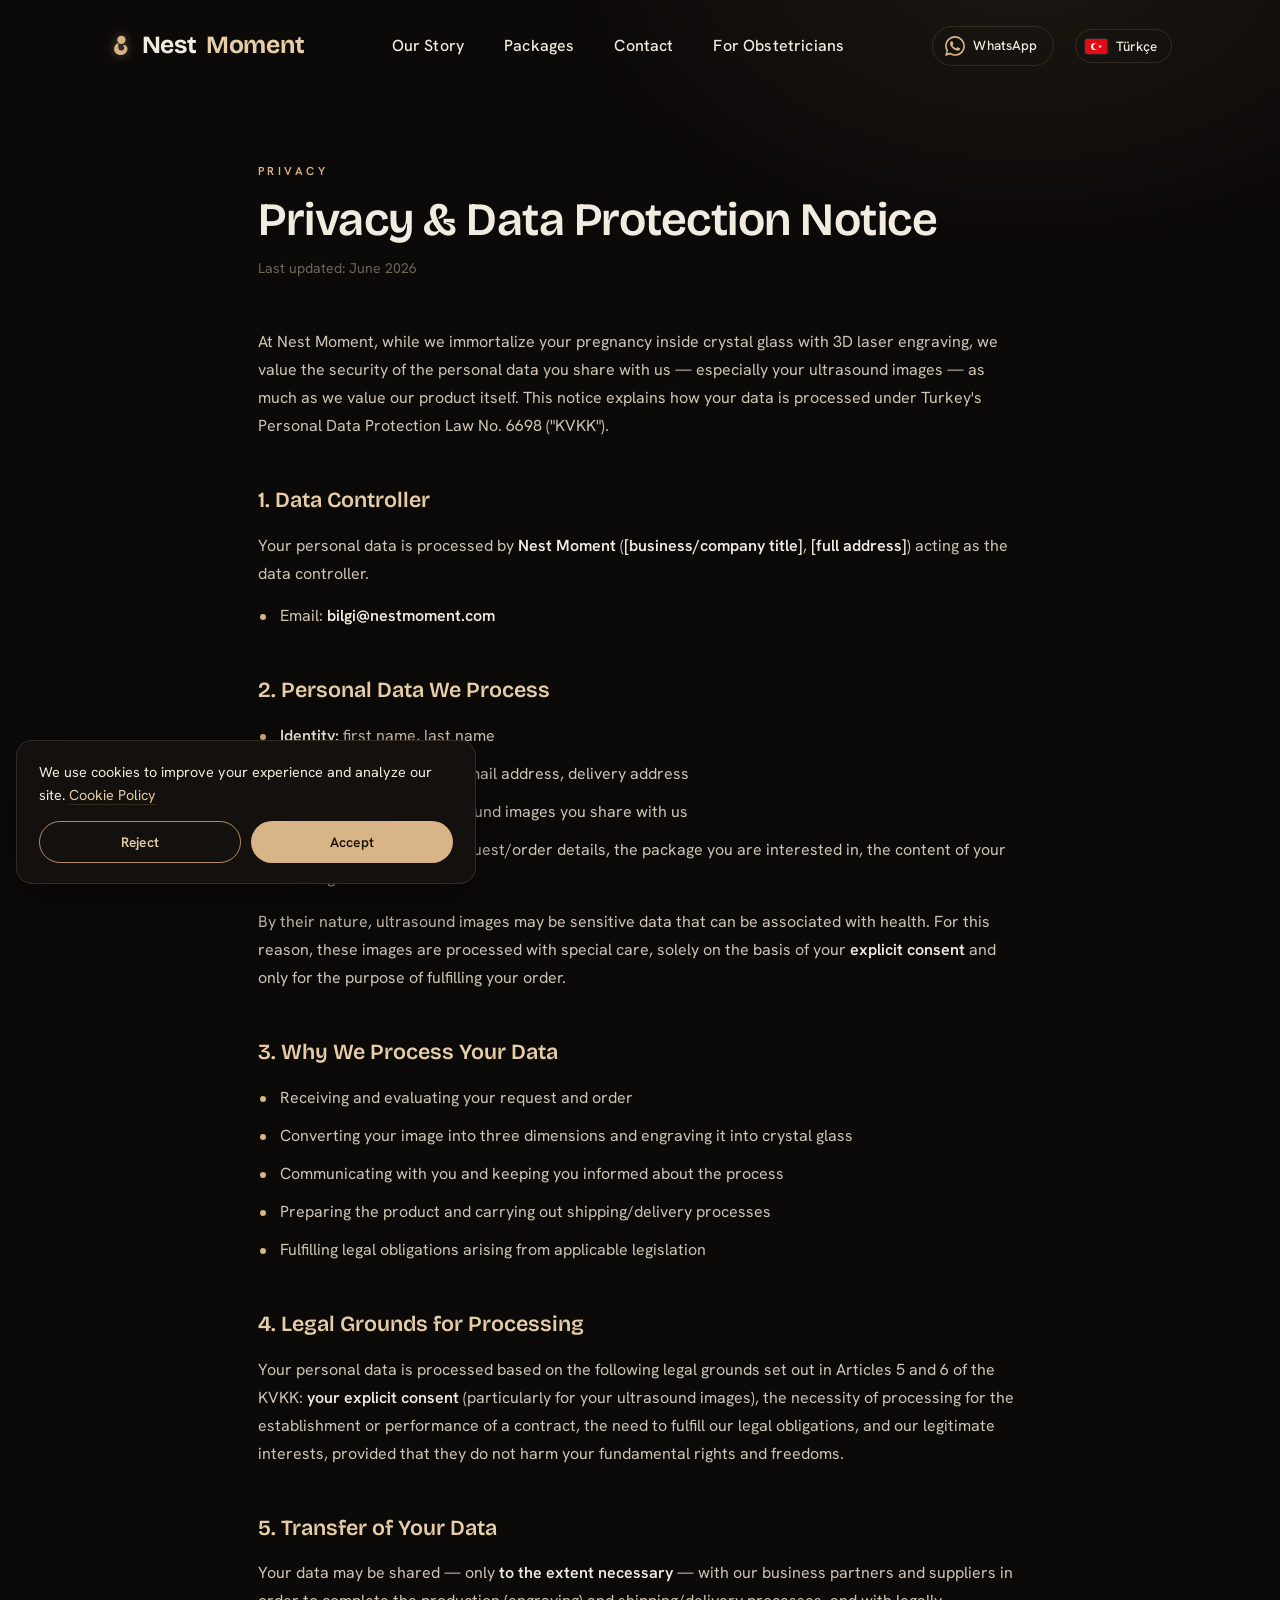
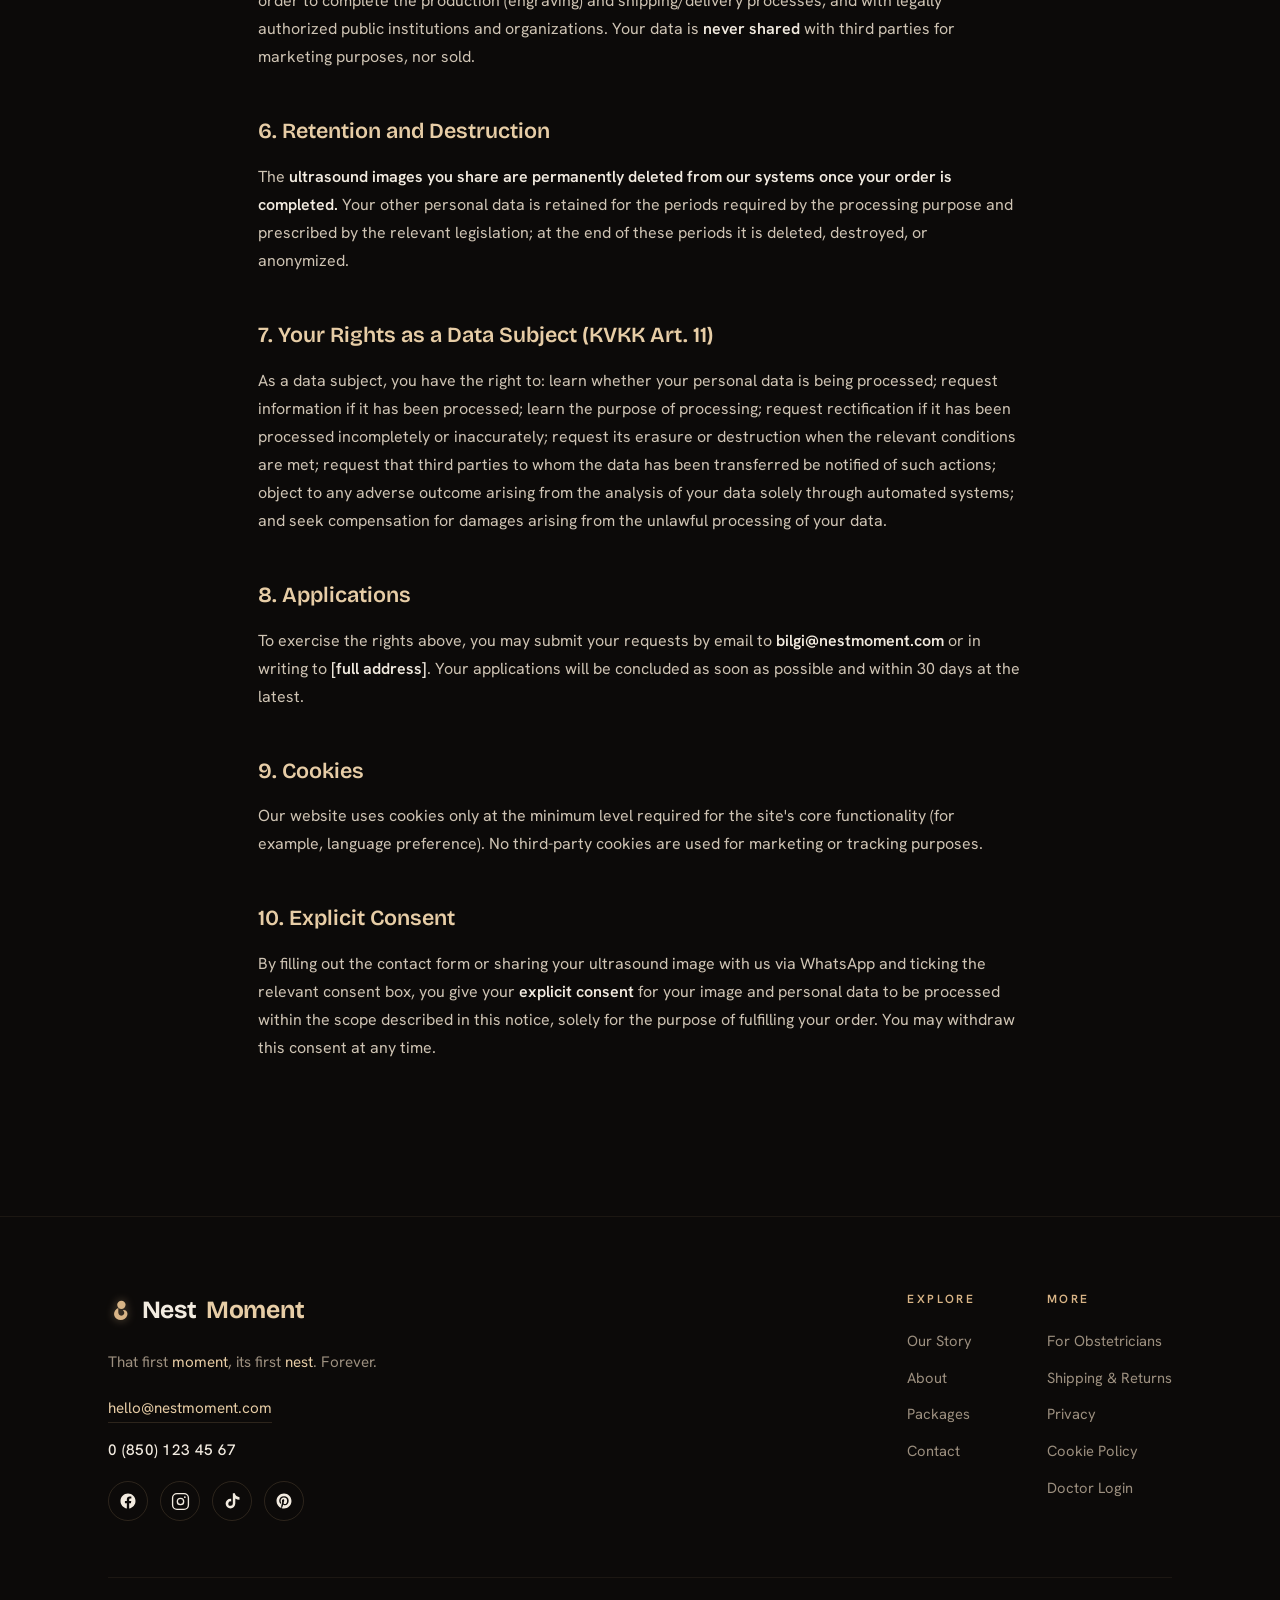
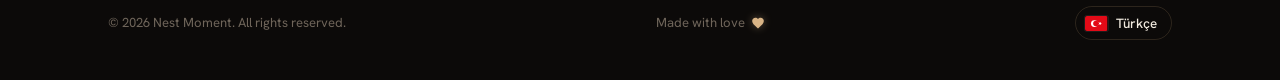
<file: kvkk.html>
<!DOCTYPE html>
<html lang="en">
<head>
<meta charset="UTF-8" />
<meta name="viewport" content="width=device-width, initial-scale=1.0" />
<title>Privacy &amp; Data Protection Notice — Nest Moment</title>
<meta name="robots" content="index, follow" />
<link rel="icon" type="image/svg+xml" href="images/favicon.svg" />
<link rel="preconnect" href="https://fonts.googleapis.com">
<link rel="preconnect" href="https://fonts.gstatic.com" crossorigin>
<link href="https://fonts.googleapis.com/css2?family=Bricolage+Grotesque:opsz,wght@12..96,400;12..96,600;12..96,700&family=Hanken+Grotesk:wght@400;500;600&display=swap" rel="stylesheet">
<style>
  :root{
    --bg:#0c0a09;--panel:#15110e;--gold:#d8b486;--gold-soft:#e7cda6;--gold-deep:#b48a5c;--cream:#f2ebe0;
    --muted:#9c8f7f;--muted-2:#6f655a;--line:rgba(216,180,134,.16);--line-soft:rgba(216,180,134,.08);
    --display:"Bricolage Grotesque",sans-serif;--body:"Hanken Grotesk",sans-serif;
  }
  *{box-sizing:border-box;margin:0;padding:0}
  html{scroll-behavior:smooth}
  body{background:var(--bg);color:var(--cream);font-family:var(--body);font-weight:400;line-height:1.75;-webkit-font-smoothing:antialiased}
  body::before{content:"";position:fixed;inset:0;z-index:0;pointer-events:none;
    background:radial-gradient(800px 500px at 80% -5%,rgba(216,180,134,.08),transparent 60%)}
  .wrap{max-width:820px;margin:0 auto;padding:0 28px;position:relative;z-index:2}
  body{padding-top:92px}
  header{position:fixed;top:0;left:0;right:0;z-index:50;transition:background .5s ease,border-color .5s ease,backdrop-filter .5s;border-bottom:1px solid transparent}
  header.scrolled{background:rgba(12,10,9,.82);backdrop-filter:blur(14px);border-bottom:1px solid var(--line-soft)}
  header .wrap{max-width:1120px}
  .nav{display:flex;align-items:center;justify-content:space-between;height:92px}
  .brand{font-family:var(--display);font-weight:700;font-size:1.55rem;letter-spacing:-.3px;color:var(--cream);text-decoration:none;display:flex;align-items:center;gap:.6rem;white-space:nowrap}
  .brand-emblem{width:24px;height:26px;flex:none;fill:var(--gold);filter:drop-shadow(0 0 5px rgba(216,180,134,.45))}
  .brand svg{width:24px;height:26px;fill:var(--gold)}
  .brand-m{color:var(--gold-soft)}
  .nav-links{display:flex;align-items:center;gap:2.5rem;list-style:none;margin:0}
  .nav-links a{color:var(--cream);text-decoration:none;font-size:1rem;font-weight:500;letter-spacing:.01em;transition:color .3s;position:relative}
  .nav-links a:hover{color:var(--gold-soft)}
  .nav-links a::after{content:"";position:absolute;left:0;bottom:-6px;width:0;height:1px;background:var(--gold);transition:width .3s}
  .nav-links a:hover::after{width:100%}
  .nav-links li{padding-left:0;margin-bottom:0}
  .nav-links li::before{display:none}
  .nav-right{display:flex;align-items:center;gap:1.3rem}
  .nav-wa{display:inline-flex;align-items:center;gap:.5rem;height:40px;padding:0 1rem 0 .8rem;border-radius:40px;border:1px solid var(--line);color:var(--cream);text-decoration:none;font-family:var(--body);font-weight:500;font-size:.84rem;letter-spacing:.01em;transition:.3s}
  .nav-wa svg{color:var(--gold);flex-shrink:0}
  .nav-wa:hover{border-color:var(--gold);background:rgba(216,180,134,.10);color:var(--gold);transform:translateY(-1px)}
  .lang{display:inline-flex;align-items:center;gap:.5rem;background:none;border:1px solid var(--line);color:var(--cream);font-family:var(--body);font-weight:500;font-size:.84rem;letter-spacing:.01em;padding:.45rem .85rem .45rem .55rem;border-radius:40px;cursor:pointer;transition:.3s;white-space:nowrap}
  .lang:hover{border-color:var(--gold);color:var(--gold)}
  .lang svg{height:15px;width:auto;border-radius:2px;display:block;flex-shrink:0;box-shadow:0 0 0 1px rgba(255,255,255,.08)}
  .btn{display:inline-flex;align-items:center;gap:.6rem;cursor:pointer;text-decoration:none;font-family:var(--body);font-weight:500;font-size:.92rem;letter-spacing:.02em;padding:1rem 1.9rem;border-radius:50px;transition:.35s ease;border:1px solid transparent}
  .wa{background:#1f3d33;border:1px solid #2f5c4c;color:#cfeede}
  .wa:hover{background:#26493c;border-color:var(--gold)}
  .btn-call{border:1px solid var(--gold-deep);color:var(--gold-soft)}
  .btn-call:hover{background:rgba(216,180,134,.10);border-color:var(--gold)}
  .burger{display:none;background:none;border:none;cursor:pointer;width:30px;height:22px;position:relative}
  .burger span{position:absolute;left:0;width:100%;height:1.5px;background:var(--cream);transition:.3s}
  .burger span:nth-child(1){top:0}.burger span:nth-child(2){top:10px}.burger span:nth-child(3){top:20px}
  .wa-fab{display:none;align-items:center;justify-content:center;position:fixed;right:16px;bottom:16px;z-index:60;width:58px;height:58px;border-radius:50%;background:#25D366;color:#fff;box-shadow:0 8px 22px rgba(0,0,0,.4);will-change:transform,box-shadow;animation:wa-pulse 2.2s ease-out infinite,wa-wiggle 5s ease-in-out infinite}
  .wa-fab:active{filter:brightness(.92)}
  .wa-fab svg{width:31px;height:31px}
  @keyframes wa-pulse{0%{box-shadow:0 8px 22px rgba(0,0,0,.4),0 0 0 0 rgba(37,211,102,.5)}70%{box-shadow:0 8px 22px rgba(0,0,0,.4),0 0 0 18px rgba(37,211,102,0)}100%{box-shadow:0 8px 22px rgba(0,0,0,.4),0 0 0 0 rgba(37,211,102,0)}}
  @keyframes wa-wiggle{0%,82%,100%{transform:rotate(0) scale(1)}86%{transform:rotate(-13deg) scale(1.06)}90%{transform:rotate(11deg) scale(1.06)}94%{transform:rotate(-7deg) scale(1.03)}}
  @media(prefers-reduced-motion:reduce){.wa-fab{animation:none}}
  main{padding:64px 0 100px}
  .eyebrow{font-family:var(--body);font-weight:600;font-size:.72rem;letter-spacing:.3em;text-transform:uppercase;color:var(--gold)}
  h1{font-family:var(--display);font-weight:600;font-size:clamp(2rem,5vw,2.9rem);line-height:1.1;letter-spacing:-.5px;margin:.7rem 0 .6rem;color:var(--cream)}
  .updated{color:var(--muted-2);font-size:.88rem;margin-bottom:48px}
  h2{font-family:var(--display);font-weight:600;font-size:1.35rem;color:var(--gold-soft);margin:42px 0 12px}
  p{color:#cfc4b4;margin-bottom:14px}
  ul{list-style:none;margin:0 0 16px}
  li{position:relative;padding-left:22px;color:#cfc4b4;margin-bottom:10px}
  li::before{content:"";position:absolute;left:2px;top:12px;width:6px;height:6px;border-radius:50%;background:var(--gold)}
  strong{color:var(--cream);font-weight:600}
  a.inline{color:var(--gold-soft);text-decoration:none;border-bottom:1px solid var(--line)}
  a.inline:hover{color:var(--gold)}
  footer{border-top:1px solid var(--line-soft);padding:72px 0 40px;margin-top:40px;font-size:.85rem}
  footer .wrap{max-width:1120px}
  .foot-grid{display:flex;justify-content:space-between;gap:40px;flex-wrap:wrap;align-items:flex-start}
  .foot-brand .brand{margin-bottom:1rem}
  .foot-brand p{color:var(--muted);max-width:34ch;font-size:.95rem}
  .foot-brand p em{font-style:normal;color:var(--gold-soft)}
  .foot-brand p .nw{white-space:nowrap}
  .foot-cols{display:flex;gap:72px;flex-wrap:wrap}
  .foot-col h4{font-size:.74rem;letter-spacing:.2em;text-transform:uppercase;color:var(--gold);margin-bottom:1.1rem;font-weight:600;font-family:var(--body)}
  .foot-col a{display:block;color:var(--muted);text-decoration:none;font-size:.92rem;margin-bottom:.7rem;transition:.3s}
  .foot-col a:hover{color:var(--cream)}
  .foot-bottom{display:flex;justify-content:space-between;align-items:center;gap:20px;flex-wrap:wrap;margin-top:56px;padding-top:28px;border-top:1px solid var(--line-soft);color:var(--muted-2);font-size:.82rem}
  .foot-contact{margin-top:20px;display:flex;flex-direction:column;gap:14px;align-items:flex-start}
  .foot-mail{color:var(--gold-soft);text-decoration:none;font-size:.95rem;border-bottom:1px solid var(--line);transition:.3s}
  .foot-mail:hover{color:var(--gold)}
  .foot-phone{color:var(--cream);text-decoration:none;font-size:.95rem;font-weight:500;letter-spacing:.02em;transition:.3s}
  .foot-phone:hover{color:var(--gold-soft)}
  .foot-social{display:flex;gap:12px;margin-top:4px}
  .foot-soc{display:inline-flex;align-items:center;justify-content:center;width:40px;height:40px;border-radius:50%;border:1px solid var(--line);color:var(--cream);transition:.3s}
  .foot-soc:hover{color:var(--gold);border-color:var(--gold);transform:translateY(-2px)}
  .foot-btns{display:grid;grid-template-columns:1fr 1fr;gap:10px;width:100%;max-width:390px}
  .foot-btn{justify-content:center;white-space:nowrap;padding:.74rem .8rem;font-size:.82rem;border-radius:40px}
  .foot-made{display:inline-flex;align-items:center;gap:.4rem}
  .foot-heart{fill:var(--gold);flex:none;filter:drop-shadow(0 0 4px rgba(216,180,134,.4))}
  @media(max-width:680px){
    body{padding-top:74px}
    .wrap{padding:0 20px}
    .nav{height:74px;justify-content:space-between}
    header .brand{position:absolute;left:50%;top:50%;transform:translate(-50%,-50%);font-size:1.5rem;gap:.5rem}
    header .brand-emblem{width:26px;height:28px}
    header .brand svg{width:26px;height:28px}
    .nav-right{gap:.7rem}
    .nav-wa{display:none}
    .lang{padding:.42rem .52rem;gap:0}
    .lang span{display:none}
    .nav-links{position:fixed;inset:74px 0 auto 0;background:rgba(12,10,9,.97);backdrop-filter:blur(14px);flex-direction:column;gap:0;padding:10px 0;transform:translateY(-130%);transition:transform .4s ease;border-bottom:1px solid var(--line)}
    .nav-links.open{transform:none}
    .nav-links li{width:100%;text-align:center}
    .nav-links a{display:block;padding:18px}
    .nav-links a::after{display:none}
    .burger{display:block}
    .wa-fab{display:flex}
  }
</style>
</head>
<body>
<header id="header">
  <div class="wrap nav">
    <button class="burger" id="burger" aria-label="Menu"><span></span><span></span><span></span></button>
    <a href="index.html" class="brand"><svg class="brand-emblem" viewBox="0 0 86 92" aria-hidden="true"><circle cx="48" cy="24" r="15"/><path d="M37 35 C20 42 16 64 31 74 C44 83 65 78 69 61 C72 49 64 41 53 43 C60 48 60 57 53 61 C44 66 36 59 37 49 Z"/></svg>Nest <span class="brand-m">Moment</span></a>
    <ul class="nav-links" id="navLinks">
      <li><a href="index.html#how" data-i18n="nav.how">Nasıl Çalışır</a></li>
      <li><a href="index.html#packages" data-i18n="nav.packages">Paketler</a></li>
      <li><a href="index.html#contact" data-i18n="nav.contact">İletişim</a></li>
      <li><a href="index.html#doctors" data-i18n="nav.doctors">Kadın Doğum Uzmanları İçin</a></li>
    </ul>
    <div class="nav-right">
      <a href="https://wa.me/905317941915" target="_blank" rel="noopener" class="nav-wa" aria-label="WhatsApp"><svg viewBox="0 0 24 24" fill="currentColor" width="20" height="20" aria-hidden="true"><path d="M.057 24l1.687-6.163a11.867 11.867 0 01-1.587-5.945C.16 5.335 5.495 0 12.05 0a11.817 11.817 0 018.413 3.488 11.824 11.824 0 013.48 8.414c-.003 6.557-5.338 11.892-11.893 11.892a11.9 11.9 0 01-5.688-1.448L.057 24zm6.597-3.807c1.676.995 3.276 1.591 5.392 1.592 5.448 0 9.886-4.434 9.889-9.885.002-5.462-4.415-9.89-9.881-9.892-5.452 0-9.887 4.434-9.889 9.884a9.86 9.86 0 001.51 5.26l-.999 3.648 3.978-1.039zm11.387-5.464c-.074-.124-.272-.198-.57-.347-.297-.149-1.758-.868-2.031-.967-.272-.099-.47-.149-.669.149-.198.297-.768.967-.941 1.165-.173.198-.347.223-.644.074-.297-.149-1.255-.462-2.39-1.475-.883-.788-1.48-1.761-1.653-2.059-.173-.297-.018-.458.13-.606.134-.133.297-.347.446-.521.151-.172.2-.296.3-.495.099-.198.05-.372-.025-.521-.075-.148-.669-1.611-.916-2.206-.242-.579-.487-.501-.669-.51l-.57-.01c-.198 0-.52.074-.792.372s-1.04 1.016-1.04 2.479 1.065 2.876 1.213 3.074c.149.198 2.095 3.2 5.076 4.487.709.306 1.263.489 1.694.626.712.226 1.36.194 1.872.118.571-.085 1.758-.719 2.006-1.413.248-.695.248-1.29.173-1.414z"/></svg><span data-i18n="nav.wa">WhatsApp</span></a>
      <button class="lang" id="langBtn"></button>
    </div>
  </div>
</header>

<main>
  <div class="wrap">
    <span class="eyebrow" data-i18n="eyebrow">Privacy</span>
    <h1 data-i18n="h1">Privacy &amp; Data Protection Notice</h1>
    <p class="updated" data-i18n="updated">Last updated: June 2026</p>

    <p data-i18n="intro">At Nest Moment, while we immortalize your pregnancy inside crystal glass with 3D laser engraving, we value the security of the personal data you share with us — especially your ultrasound images — as much as we value our product itself. This notice explains how your data is processed under Turkey's Personal Data Protection Law No. 6698 ("KVKK").</p>

    <h2 data-i18n="s1h">1. Data Controller</h2>
    <p data-i18n-html="s1p">Your personal data is processed by <strong>Nest Moment</strong> (<strong>[business/company title]</strong>, <strong>[full address]</strong>) acting as the data controller.</p>
    <ul>
      <li data-i18n-html="s1mail">Email: <strong>bilgi@nestmoment.com</strong></li>
    </ul>

    <h2 data-i18n="s2h">2. Personal Data We Process</h2>
    <ul>
      <li data-i18n-html="s2l1"><strong>Identity:</strong> first name, last name</li>
      <li data-i18n-html="s2l2"><strong>Contact:</strong> phone number, email address, delivery address</li>
      <li data-i18n-html="s2l3"><strong>Visual records:</strong> the ultrasound images you share with us</li>
      <li data-i18n-html="s2l4"><strong>Customer transaction:</strong> request/order details, the package you are interested in, the content of your message</li>
    </ul>
    <p data-i18n-html="s2p">By their nature, ultrasound images may be sensitive data that can be associated with health. For this reason, these images are processed with special care, solely on the basis of your <strong>explicit consent</strong> and only for the purpose of fulfilling your order.</p>

    <h2 data-i18n="s3h">3. Why We Process Your Data</h2>
    <ul>
      <li data-i18n="s3l1">Receiving and evaluating your request and order</li>
      <li data-i18n="s3l2">Converting your image into three dimensions and engraving it into crystal glass</li>
      <li data-i18n="s3l3">Communicating with you and keeping you informed about the process</li>
      <li data-i18n="s3l4">Preparing the product and carrying out shipping/delivery processes</li>
      <li data-i18n="s3l5">Fulfilling legal obligations arising from applicable legislation</li>
    </ul>

    <h2 data-i18n="s4h">4. Legal Grounds for Processing</h2>
    <p data-i18n-html="s4p">Your personal data is processed based on the following legal grounds set out in Articles 5 and 6 of the KVKK: <strong>your explicit consent</strong> (particularly for your ultrasound images), the necessity of processing for the establishment or performance of a contract, the need to fulfill our legal obligations, and our legitimate interests, provided that they do not harm your fundamental rights and freedoms.</p>

    <h2 data-i18n="s5h">5. Transfer of Your Data</h2>
    <p data-i18n-html="s5p">Your data may be shared — only <strong>to the extent necessary</strong> — with our business partners and suppliers in order to complete the production (engraving) and shipping/delivery processes, and with legally authorized public institutions and organizations. Your data is <strong>never shared</strong> with third parties for marketing purposes, nor sold.</p>

    <h2 data-i18n="s6h">6. Retention and Destruction</h2>
    <p data-i18n-html="s6p">The <strong>ultrasound images you share are permanently deleted from our systems once your order is completed.</strong> Your other personal data is retained for the periods required by the processing purpose and prescribed by the relevant legislation; at the end of these periods it is deleted, destroyed, or anonymized.</p>

    <h2 data-i18n="s7h">7. Your Rights as a Data Subject (KVKK Art. 11)</h2>
    <p data-i18n="s7p">As a data subject, you have the right to: learn whether your personal data is being processed; request information if it has been processed; learn the purpose of processing; request rectification if it has been processed incompletely or inaccurately; request its erasure or destruction when the relevant conditions are met; request that third parties to whom the data has been transferred be notified of such actions; object to any adverse outcome arising from the analysis of your data solely through automated systems; and seek compensation for damages arising from the unlawful processing of your data.</p>

    <h2 data-i18n="s8h">8. Applications</h2>
    <p data-i18n-html="s8p">To exercise the rights above, you may submit your requests by email to <strong>bilgi@nestmoment.com</strong> or in writing to <strong>[full address]</strong>. Your applications will be concluded as soon as possible and within 30 days at the latest.</p>

    <h2 data-i18n="s9h">9. Cookies</h2>
    <p data-i18n="s9p">Our website uses cookies only at the minimum level required for the site's core functionality (for example, language preference). No third-party cookies are used for marketing or tracking purposes.</p>

    <h2 data-i18n="s10h">10. Explicit Consent</h2>
    <p data-i18n-html="s10p">By filling out the contact form or sharing your ultrasound image with us via WhatsApp and ticking the relevant consent box, you give your <strong>explicit consent</strong> for your image and personal data to be processed within the scope described in this notice, solely for the purpose of fulfilling your order. You may withdraw this consent at any time.</p>

  </div>
</main>

<footer>
  <div class="wrap">
    <div class="foot-grid">
      <div class="foot-brand">
        <a href="index.html" class="brand"><svg class="brand-emblem" viewBox="0 0 86 92" aria-hidden="true"><circle cx="48" cy="24" r="15"/><path d="M37 35 C20 42 16 64 31 74 C44 83 65 78 69 61 C72 49 64 41 53 43 C60 48 60 57 53 61 C44 66 36 59 37 49 Z"/></svg>Nest <span class="brand-m">Moment</span></a>
        <p data-i18n-html="footer.tagline"><span class="nw">İlk <em>yuva</em>sındaki,</span> o ilk <em>an</em>. Sonsuza Dek.</p>
        <div class="foot-contact">
          <a href="mailto:hello@nestmoment.com" class="foot-mail">hello@nestmoment.com</a>
          <a href="tel:+908501234567" class="foot-phone">0 (850) 123 45 67</a>
          <div class="foot-social">
            <a href="https://www.facebook.com/nestmoment" target="_blank" rel="noopener" class="foot-soc" aria-label="Facebook"><svg width="18" height="18" viewBox="0 0 24 24" fill="currentColor" aria-hidden="true"><path d="M22 12.06C22 6.5 17.52 2 12 2S2 6.5 2 12.06c0 5.02 3.66 9.18 8.44 9.94v-7.03H7.9v-2.91h2.54V9.85c0-2.51 1.49-3.9 3.78-3.9 1.09 0 2.24.2 2.24.2v2.46h-1.26c-1.24 0-1.63.77-1.63 1.56v1.88h2.78l-.44 2.91h-2.34V22c4.78-.76 8.44-4.92 8.44-9.94z"/></svg></a>
            <a href="https://instagram.com/nestmoment" target="_blank" rel="noopener" class="foot-soc" aria-label="Instagram"><svg width="19" height="19" viewBox="0 0 24 24" fill="none" stroke="currentColor" stroke-width="1.7" stroke-linecap="round" stroke-linejoin="round" aria-hidden="true"><rect x="2" y="2" width="20" height="20" rx="5.5"/><circle cx="12" cy="12" r="4"/><circle cx="17.5" cy="6.5" r="1.1" fill="currentColor" stroke="none"/></svg></a>
            <a href="https://www.tiktok.com/@nestmoment" target="_blank" rel="noopener" class="foot-soc" aria-label="TikTok"><svg width="18" height="18" viewBox="0 0 24 24" fill="currentColor" aria-hidden="true"><path d="M12.53 1.5h3.4c.19 1.78 1.18 3.35 2.66 4.3a6.83 6.83 0 0 0 3.41 1.08v3.39a10.18 10.18 0 0 1-5.6-1.7v6.86a6.45 6.45 0 1 1-6.45-6.45c.33 0 .65.03.97.08v3.49a3.02 3.02 0 1 0 2.21 2.9V1.5z"/></svg></a>
            <a href="https://www.pinterest.com/nestmoment" target="_blank" rel="noopener" class="foot-soc" aria-label="Pinterest"><svg width="18" height="18" viewBox="0 0 24 24" fill="currentColor" aria-hidden="true"><path d="M12 2C6.48 2 2 6.48 2 12c0 4.24 2.64 7.86 6.36 9.32-.09-.79-.17-2 .03-2.86.18-.78 1.17-4.97 1.17-4.97s-.3-.6-.3-1.48c0-1.39.81-2.43 1.81-2.43.85 0 1.27.64 1.27 1.41 0 .86-.55 2.14-.83 3.33-.24 1 .5 1.81 1.48 1.81 1.78 0 3.14-1.88 3.14-4.58 0-2.39-1.72-4.07-4.18-4.07-2.85 0-4.52 2.13-4.52 4.34 0 .86.33 1.78.74 2.28.08.1.09.19.07.29-.08.32-.24.98-.27 1.11-.04.18-.14.22-.33.13-1.24-.58-2.01-2.38-2.01-3.83 0-3.12 2.27-5.99 6.54-5.99 3.43 0 6.1 2.45 6.1 5.72 0 3.41-2.15 6.16-5.13 6.16-1 0-1.95-.52-2.27-1.14l-.62 2.35c-.22.86-.83 1.94-1.24 2.6.93.29 1.92.44 2.95.44 5.52 0 10-4.48 10-10S17.52 2 12 2z"/></svg></a>
          </div>
        </div>
      </div>
      <div class="foot-cols">
                <div class="foot-col">
          <h4 data-i18n="footer.explore">Explore</h4>
          <a href="index.html#how" data-i18n="nav.how">Our Story</a>
          <a href="hakkimizda.html" data-i18n="nav.about">About</a>
          <a href="index.html#packages" data-i18n="nav.packages">Packages</a>
          <a href="iletisim.html" data-i18n="nav.contact">Contact</a>
        </div>
        <div class="foot-col">
          <h4 data-i18n="footer.more">More</h4>
          <a href="index.html#doctors" data-i18n="nav.doctors">For Obstetricians</a>
          <a href="teslimat-iade.html" data-i18n="footer.shipping">Shipping &amp; Returns</a>
          <a href="kvkk.html" data-i18n="footer.privacy">Privacy</a>
          <a href="cerez-politikasi.html" data-i18n="footer.cookies">Cookie Policy</a>
          <a href="panel.html" data-i18n="nav.doctor_login">Doctor Login</a>
        </div>
      </div>
    </div>
    <div class="foot-bottom">
      <span data-i18n="footer.rights">© 2026 Nest Moment. All rights reserved.</span>
      <span class="foot-made"><span data-i18n="footer.made">Made with love</span><svg class="foot-heart" width="14" height="14" viewBox="0 0 24 24" fill="currentColor" aria-hidden="true"><path d="M12 21.35l-1.45-1.32C5.4 15.36 2 12.28 2 8.5 2 5.42 4.42 3 7.5 3c1.74 0 3.41.81 4.5 2.09C13.09 3.81 14.76 3 16.5 3 19.58 3 22 5.42 22 8.5c0 3.78-3.4 6.86-8.55 11.54L12 21.35z"/></svg></span>
      <button class="lang" id="langBtnFoot" aria-label="Language"></button>
    </div>
  </div>
</footer>
<a href="https://wa.me/905317941915" target="_blank" rel="noopener" class="wa-fab" aria-label="WhatsApp"><svg viewBox="0 0 24 24" fill="currentColor" aria-hidden="true"><path d="M.057 24l1.687-6.163a11.867 11.867 0 01-1.587-5.945C.16 5.335 5.495 0 12.05 0a11.817 11.817 0 018.413 3.488 11.824 11.824 0 013.48 8.414c-.003 6.557-5.338 11.892-11.893 11.892a11.9 11.9 0 01-5.688-1.448L.057 24zm6.597-3.807c1.676.995 3.276 1.591 5.392 1.592 5.448 0 9.886-4.434 9.889-9.885.002-5.462-4.415-9.89-9.881-9.892-5.452 0-9.887 4.434-9.889 9.884a9.86 9.86 0 001.51 5.26l-.999 3.648 3.978-1.039zm11.387-5.464c-.074-.124-.272-.198-.57-.347-.297-.149-1.758-.868-2.031-.967-.272-.099-.47-.149-.669.149-.198.297-.768.967-.941 1.165-.173.198-.347.223-.644.074-.297-.149-1.255-.462-2.39-1.475-.883-.788-1.48-1.761-1.653-2.059-.173-.297-.018-.458.13-.606.134-.133.297-.347.446-.521.151-.172.2-.296.3-.495.099-.198.05-.372-.025-.521-.075-.148-.669-1.611-.916-2.206-.242-.579-.487-.501-.669-.51l-.57-.01c-.198 0-.52.074-.792.372s-1.04 1.016-1.04 2.479 1.065 2.876 1.213 3.074c.149.198 2.095 3.2 5.076 4.487.709.306 1.263.489 1.694.626.712.226 1.36.194 1.872.118.571-.085 1.758-.719 2.006-1.413.248-.695.248-1.29.173-1.414z"/></svg></a>

<script>
const i18n = {
  tr: {
    "doctitle":"Gizlilik ve KVKK Aydınlatma Metni — Nest Moment",
    "back":"← Ana sayfa",
    "eyebrow":"Gizlilik",
    "h1":"Gizlilik ve KVKK Aydınlatma Metni",
    "updated":"Son güncelleme: Haziran 2026",
    "intro":"Nest Moment olarak, hamilelik anınızı kristal cam içine 3 boyutlu lazer kazıma ile ölümsüzleştirirken, bizimle paylaştığınız kişisel verilerinizin — özellikle ultrason görüntülerinizin — güvenliğine en az ürünümüz kadar önem veriyoruz. Bu metin, 6698 sayılı Kişisel Verilerin Korunması Kanunu (\"KVKK\") kapsamında verilerinizin nasıl işlendiğini açıklar.",
    "s1h":"1. Veri Sorumlusu",
    "s1p":"Kişisel verileriniz, veri sorumlusu sıfatıyla <strong>Nest Moment</strong> (<strong>[İşletme/şirket ünvanı]</strong>, <strong>[açık adres]</strong>) tarafından işlenmektedir.",
    "s1mail":"E-posta: <strong>bilgi@nestmoment.com</strong>",
    "s2h":"2. İşlenen Kişisel Verileriniz",
    "s2l1":"<strong>Kimlik:</strong> ad, soyad",
    "s2l2":"<strong>İletişim:</strong> telefon numarası, e-posta adresi, teslimat adresi",
    "s2l3":"<strong>Görsel kayıtlar:</strong> bizimle paylaştığınız ultrason görüntüleri",
    "s2l4":"<strong>Müşteri işlem:</strong> talep/sipariş bilgileri, ilgilendiğiniz paket, mesaj içeriğiniz",
    "s2p":"Ultrason görüntüleri, niteliği gereği sağlıkla ilişkilendirilebilecek hassas bir veri olabilir. Bu nedenle bu görüntüler özel bir özenle, yalnızca <strong>açık rızanıza</strong> dayanarak ve yalnızca siparişinizin gerçekleştirilmesi amacıyla işlenir.",
    "s3h":"3. Verilerinizi Hangi Amaçlarla İşliyoruz?",
    "s3l1":"Talebinizin ve siparişinizin alınması ve değerlendirilmesi",
    "s3l2":"Görüntünüzün üç boyutlu hâle getirilip kristal cama kazınması",
    "s3l3":"Sizinle iletişim kurulması ve süreç hakkında bilgilendirme",
    "s3l4":"Ürünün hazırlanması ve kargo/teslimat süreçlerinin yürütülmesi",
    "s3l5":"İlgili mevzuattan doğan yasal yükümlülüklerin yerine getirilmesi",
    "s4h":"4. İşlemenin Hukuki Sebepleri",
    "s4p":"Kişisel verileriniz KVKK'nın 5. ve 6. maddelerinde belirtilen şu hukuki sebeplere dayanılarak işlenir: <strong>açık rızanız</strong> (özellikle ultrason görselleriniz için), bir sözleşmenin kurulması veya ifası için gerekli olması, hukuki yükümlülüğümüzü yerine getirebilmemiz ve temel hak ve özgürlüklerinize zarar vermemek kaydıyla meşru menfaatlerimiz.",
    "s5h":"5. Verilerinizin Aktarılması",
    "s5p":"Verileriniz; ürünün üretimi (kazıma) ve kargo/teslimat süreçlerinin tamamlanabilmesi için yalnızca <strong>gerekli olduğu ölçüde</strong> iş ortaklarımız ve tedarikçilerimizle, ayrıca yasal olarak yetkili kamu kurum ve kuruluşlarıyla paylaşılabilir. Verileriniz, pazarlama amacıyla üçüncü kişilerle <strong>paylaşılmaz</strong> ve satılmaz.",
    "s6h":"6. Saklama ve İmha",
    "s6p":"Paylaştığınız <strong>ultrason görüntüleriniz, siparişiniz tamamlandıktan sonra sistemlerimizden kalıcı olarak silinir.</strong> Diğer kişisel verileriniz, işleme amacının gerektirdiği ve ilgili mevzuatta öngörülen süreler boyunca saklanır; bu sürelerin sonunda silinir, yok edilir veya anonim hâle getirilir.",
    "s7h":"7. İlgili Kişi Olarak Haklarınız (KVKK md. 11)",
    "s7p":"Veri sahibi olarak; kişisel verilerinizin işlenip işlenmediğini öğrenme, işlenmişse buna ilişkin bilgi talep etme, işlenme amacını öğrenme, eksik veya yanlış işlenmişse düzeltilmesini, ilgili şartlar oluştuğunda silinmesini veya yok edilmesini isteme, işlemeye konu verilerin aktarıldığı üçüncü kişilerin bilgilendirilmesini talep etme, otomatik sistemlerle analiz sonucu aleyhinize bir sonuç doğmasına itiraz etme ve verilerinizin hukuka aykırı işlenmesi nedeniyle zarara uğramanız hâlinde zararın giderilmesini talep etme haklarına sahipsiniz.",
    "s8h":"8. Başvuru",
    "s8p":"Yukarıdaki haklarınızı kullanmak için taleplerinizi <strong>bilgi@nestmoment.com</strong> adresine e-posta ile veya <strong>[açık adres]</strong> adresine yazılı olarak iletebilirsiniz. Başvurularınız en kısa sürede ve en geç 30 gün içinde sonuçlandırılır.",
    "s9h":"9. Çerezler",
    "s9p":"Web sitemiz, yalnızca sitenin temel işlevselliği (örneğin dil tercihi) için gerekli olan asgari düzeyde çerez kullanır. Pazarlama veya takip amaçlı üçüncü taraf çerezleri kullanılmaz.",
    "s10h":"10. Açık Rıza",
    "s10p":"İletişim formunu doldurarak veya WhatsApp üzerinden ultrason görüntünüzü bizimle paylaşıp ilgili onay kutusunu işaretlemeniz; görüntünüzün ve kişisel verilerinizin bu metinde açıklanan kapsamda, yalnızca siparişinizin gerçekleştirilmesi amacıyla işlenmesine <strong>açık rıza</strong> verdiğiniz anlamına gelir. Bu rızanızı dilediğiniz zaman geri alabilirsiniz.",
    "nav.wa":"WhatsApp",
    "nav.how":"Hikayemiz","nav.packages":"Paketler","nav.contact":"İletişim","nav.doctors":"Kadın Doğum Uzmanları İçin",
    "footer.tagline":"<span class=\"nw\">İlk <em>yuva</em>sındaki,</span> o ilk <em>an</em>. Sonsuza Dek.","footer.explore":"Keşfet","footer.more":"Daha fazla","footer.privacy":"Gizlilik / KVKK","footer.cookies":"Çerez Politikası","nav.doctor_login":"Doktor Girişi","nav.about":"Hakkımızda","footer.shipping":"Teslimat & İade",
    "contact.wa":"WhatsApp'tan yaz","contact.call":"Bizi Arayın",
    "footer.rights":"© 2026 Nest Moment. Tüm hakları saklıdır.","footer.made":"Sevgiyle hazırlandı",
    "foot.copy":"© 2026 Nest Moment. Tüm hakları saklıdır.",
    "foot.home":"Ana sayfa →"
  },
  en: {
    "doctitle":"Privacy & Data Protection Notice — Nest Moment",
    "back":"← Home",
    "eyebrow":"Privacy",
    "h1":"Privacy & Data Protection Notice",
    "updated":"Last updated: June 2026",
    "intro":"At Nest Moment, while we immortalize your pregnancy inside crystal glass with 3D laser engraving, we value the security of the personal data you share with us — especially your ultrasound images — as much as we value our product itself. This notice explains how your data is processed under Turkey's Personal Data Protection Law No. 6698 (\"KVKK\").",
    "s1h":"1. Data Controller",
    "s1p":"Your personal data is processed by <strong>Nest Moment</strong> (<strong>[business/company title]</strong>, <strong>[full address]</strong>) acting as the data controller.",
    "s1mail":"Email: <strong>bilgi@nestmoment.com</strong>",
    "s2h":"2. Personal Data We Process",
    "s2l1":"<strong>Identity:</strong> first name, last name",
    "s2l2":"<strong>Contact:</strong> phone number, email address, delivery address",
    "s2l3":"<strong>Visual records:</strong> the ultrasound images you share with us",
    "s2l4":"<strong>Customer transaction:</strong> request/order details, the package you are interested in, the content of your message",
    "s2p":"By their nature, ultrasound images may be sensitive data that can be associated with health. For this reason, these images are processed with special care, solely on the basis of your <strong>explicit consent</strong> and only for the purpose of fulfilling your order.",
    "s3h":"3. Why We Process Your Data",
    "s3l1":"Receiving and evaluating your request and order",
    "s3l2":"Converting your image into three dimensions and engraving it into crystal glass",
    "s3l3":"Communicating with you and keeping you informed about the process",
    "s3l4":"Preparing the product and carrying out shipping/delivery processes",
    "s3l5":"Fulfilling legal obligations arising from applicable legislation",
    "s4h":"4. Legal Grounds for Processing",
    "s4p":"Your personal data is processed based on the following legal grounds set out in Articles 5 and 6 of the KVKK: <strong>your explicit consent</strong> (particularly for your ultrasound images), the necessity of processing for the establishment or performance of a contract, the need to fulfill our legal obligations, and our legitimate interests, provided that they do not harm your fundamental rights and freedoms.",
    "s5h":"5. Transfer of Your Data",
    "s5p":"Your data may be shared — only <strong>to the extent necessary</strong> — with our business partners and suppliers in order to complete the production (engraving) and shipping/delivery processes, and with legally authorized public institutions and organizations. Your data is <strong>never shared</strong> with third parties for marketing purposes, nor sold.",
    "s6h":"6. Retention and Destruction",
    "s6p":"The <strong>ultrasound images you share are permanently deleted from our systems once your order is completed.</strong> Your other personal data is retained for the periods required by the processing purpose and prescribed by the relevant legislation; at the end of these periods it is deleted, destroyed, or anonymized.",
    "s7h":"7. Your Rights as a Data Subject (KVKK Art. 11)",
    "s7p":"As a data subject, you have the right to: learn whether your personal data is being processed; request information if it has been processed; learn the purpose of processing; request rectification if it has been processed incompletely or inaccurately; request its erasure or destruction when the relevant conditions are met; request that third parties to whom the data has been transferred be notified of such actions; object to any adverse outcome arising from the analysis of your data solely through automated systems; and seek compensation for damages arising from the unlawful processing of your data.",
    "s8h":"8. Applications",
    "s8p":"To exercise the rights above, you may submit your requests by email to <strong>bilgi@nestmoment.com</strong> or in writing to <strong>[full address]</strong>. Your applications will be concluded as soon as possible and within 30 days at the latest.",
    "s9h":"9. Cookies",
    "s9p":"Our website uses cookies only at the minimum level required for the site's core functionality (for example, language preference). No third-party cookies are used for marketing or tracking purposes.",
    "s10h":"10. Explicit Consent",
    "s10p":"By filling out the contact form or sharing your ultrasound image with us via WhatsApp and ticking the relevant consent box, you give your <strong>explicit consent</strong> for your image and personal data to be processed within the scope described in this notice, solely for the purpose of fulfilling your order. You may withdraw this consent at any time.",
    "nav.wa":"WhatsApp",
    "nav.how":"Our Story","nav.packages":"Packages","nav.contact":"Contact","nav.doctors":"For Obstetricians",
    "footer.tagline":"That first <em>moment</em>, its first <em>nest</em>. Forever.","footer.explore":"Explore","footer.more":"More","footer.privacy":"Privacy","footer.cookies":"Cookie Policy","nav.doctor_login":"Doctor Login","nav.about":"About","footer.shipping":"Shipping & Returns",
    "contact.wa":"Message on WhatsApp","contact.call":"Call Us",
    "footer.rights":"© 2026 Nest Moment. All rights reserved.","footer.made":"Made with love",
    "foot.copy":"© 2026 Nest Moment. All rights reserved.",
    "foot.home":"Home →"
  }
};

const LANG_NAME = { en:"English", tr:"Türkçe" };
const LANG_FLAG = {
  en:'<svg viewBox="0 0 60 30" aria-hidden="true"><clipPath id="fl-uk"><rect width="60" height="30" rx="3"/></clipPath><g clip-path="url(#fl-uk)"><rect width="60" height="30" fill="#012169"/><path d="M0,0 L60,30 M60,0 L0,30" stroke="#fff" stroke-width="6"/><path d="M0,0 L60,30 M60,0 L0,30" stroke="#C8102E" stroke-width="4"/><path d="M30,0 V30 M0,15 H60" stroke="#fff" stroke-width="10"/><path d="M30,0 V30 M0,15 H60" stroke="#C8102E" stroke-width="6"/></g></svg>',
  tr:'<svg viewBox="0 0 60 40" aria-hidden="true"><clipPath id="fl-tr2"><rect width="60" height="40" rx="3"/></clipPath><g clip-path="url(#fl-tr2)"><rect width="60" height="40" fill="#E30A17"/><circle cx="25" cy="20" r="9" fill="#fff"/><circle cx="29" cy="20" r="7.2" fill="#E30A17"/><polygon fill="#fff" points="45.2,20 41.7,21.23 41.61,24.95 39.35,22 35.79,23.06 37.9,20 35.79,16.94 39.35,18 41.61,15.05 41.7,18.77"/></g></svg>'
};

let lang = "en";
function applyLang(l){
  lang = l;
  document.documentElement.lang = l;
  if(i18n[l]["doctitle"]) document.title = i18n[l]["doctitle"];
  document.querySelectorAll("[data-i18n]").forEach(el=>{
    const k = el.getAttribute("data-i18n");
    if(i18n[l][k]!==undefined) el.textContent = i18n[l][k];
  });
  document.querySelectorAll("[data-i18n-html]").forEach(el=>{
    const k = el.getAttribute("data-i18n-html");
    if(i18n[l][k]!==undefined) el.innerHTML = i18n[l][k];
  });
  const tgt = l==="tr" ? "en" : "tr";
  const langHTML = LANG_FLAG[tgt] + "<span>" + LANG_NAME[tgt] + "</span>";
  document.querySelectorAll(".lang").forEach(b=>b.innerHTML = langHTML);
  try{ localStorage.setItem("nm_lang", l); }catch(e){}
}
document.querySelectorAll(".lang").forEach(b=>b.addEventListener("click",()=>applyLang(lang==="tr"?"en":"tr")));
let savedLang;
try{ savedLang = localStorage.getItem("nm_lang"); }catch(e){}
applyLang(savedLang==="tr"||savedLang==="en" ? savedLang : "en");

// burger / mobile menu
const burger = document.getElementById("burger");
const navLinks = document.getElementById("navLinks");
if(burger && navLinks){
  burger.addEventListener("click",()=>navLinks.classList.toggle("open"));
  navLinks.querySelectorAll("a").forEach(a=>a.addEventListener("click",()=>navLinks.classList.remove("open")));
}
// header background on scroll
const header = document.getElementById("header");
if(header) window.addEventListener("scroll",()=>{header.classList.toggle("scrolled", window.scrollY>40)});
</script>
  <script src="cookie.js"></script>
</body>
</html>
</file>
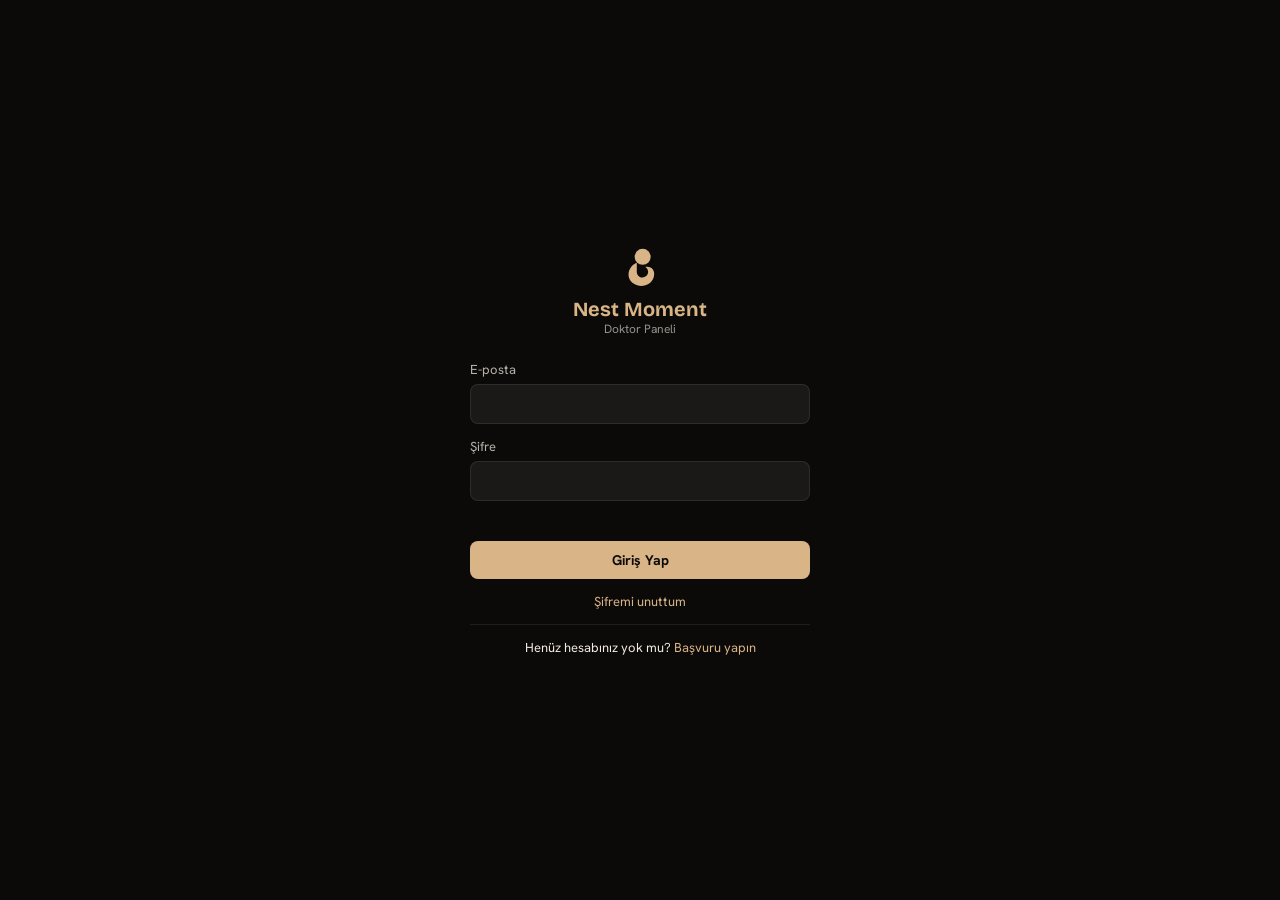
<file: panel.html>
<!DOCTYPE html>
<html lang="tr">
<head>
  <meta charset="UTF-8" />
  <meta name="viewport" content="width=device-width, initial-scale=1.0" />
  <meta name="robots" content="noindex, nofollow" />
  <title>Doktor Paneli · Nest Moment</title>
  <link rel="icon" href="images/favicon.svg" />
  <link rel="preconnect" href="https://fonts.googleapis.com" />
  <link rel="preconnect" href="https://fonts.gstatic.com" crossorigin />
  <link href="https://fonts.googleapis.com/css2?family=Bricolage+Grotesque:opsz,wght@12..96,400..800&family=Hanken+Grotesk:wght@400;500;600;700&display=swap" rel="stylesheet" />
  <link rel="stylesheet" href="panel/panel.css" />
</head>
<body>
  <div id="app"></div>
  <script src="panel/data.js"></script>
  <script src="panel/app.js"></script>
</body>
</html>
</file>
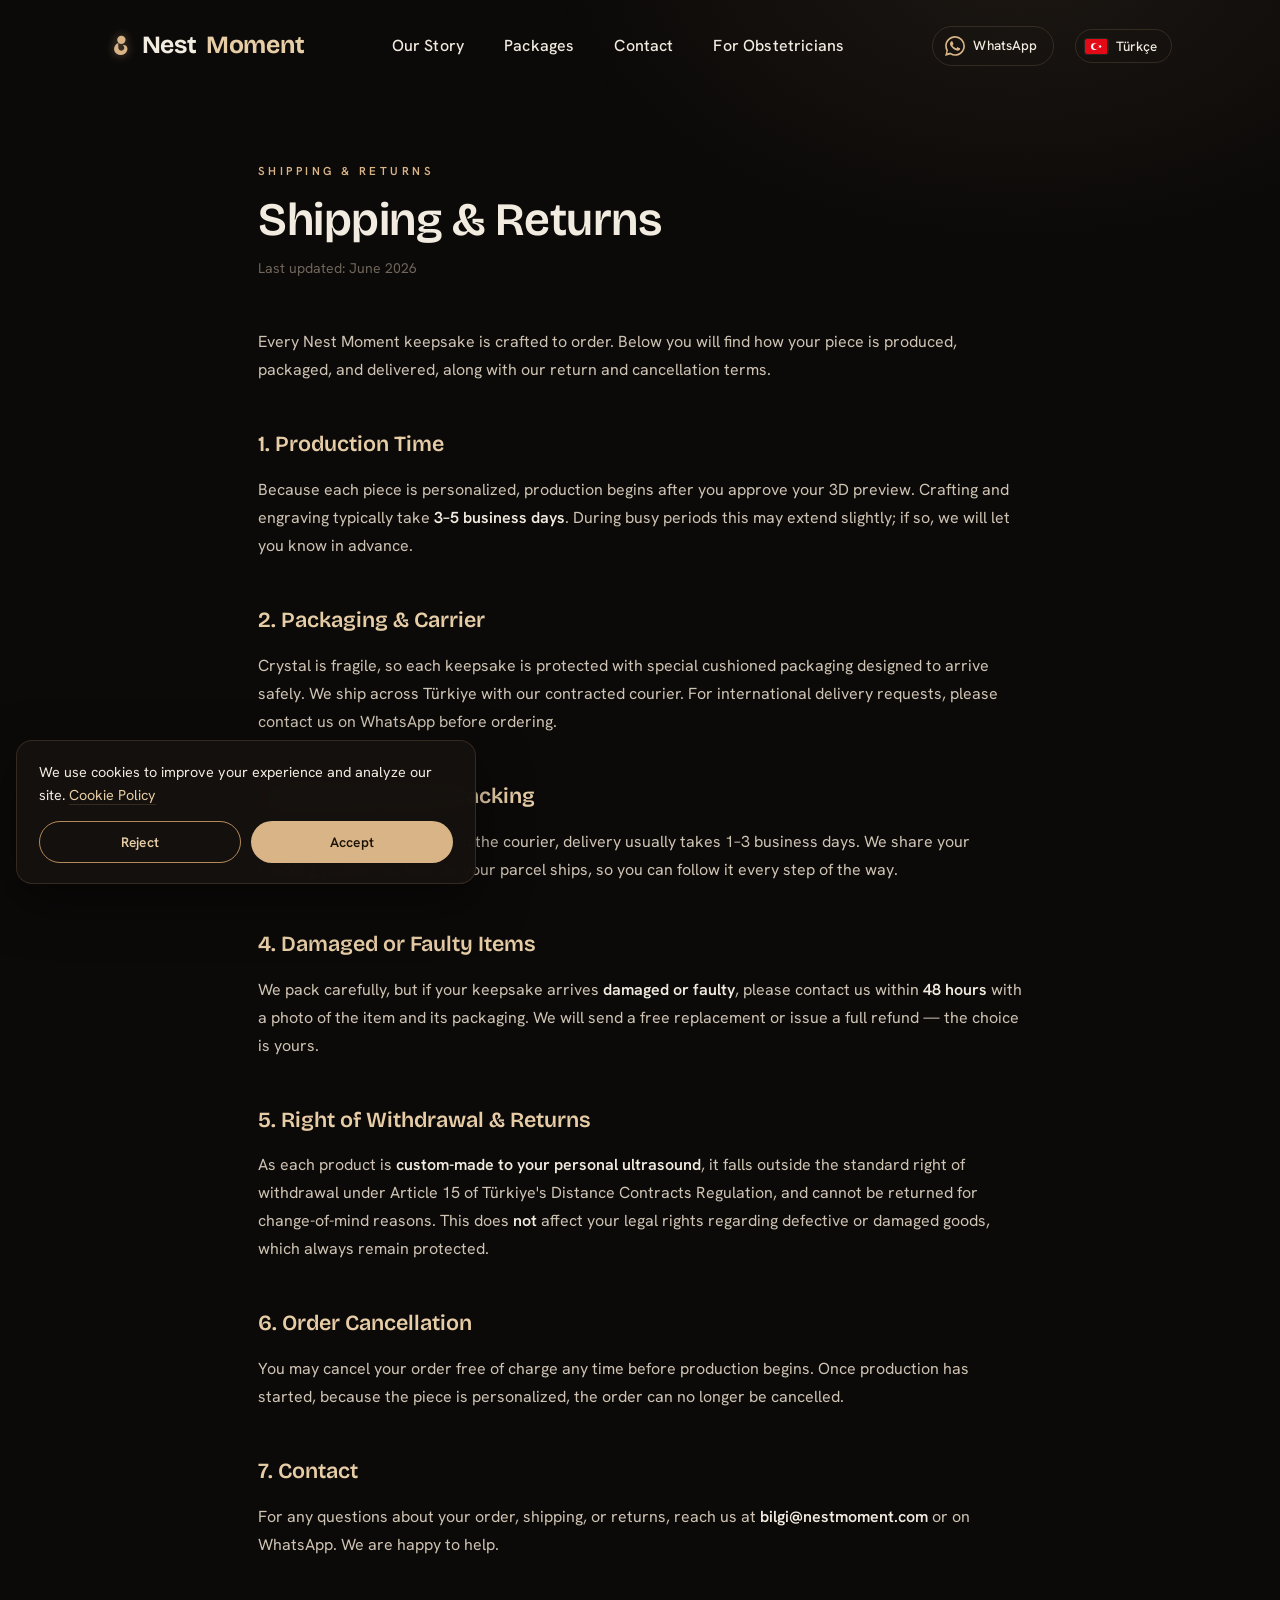
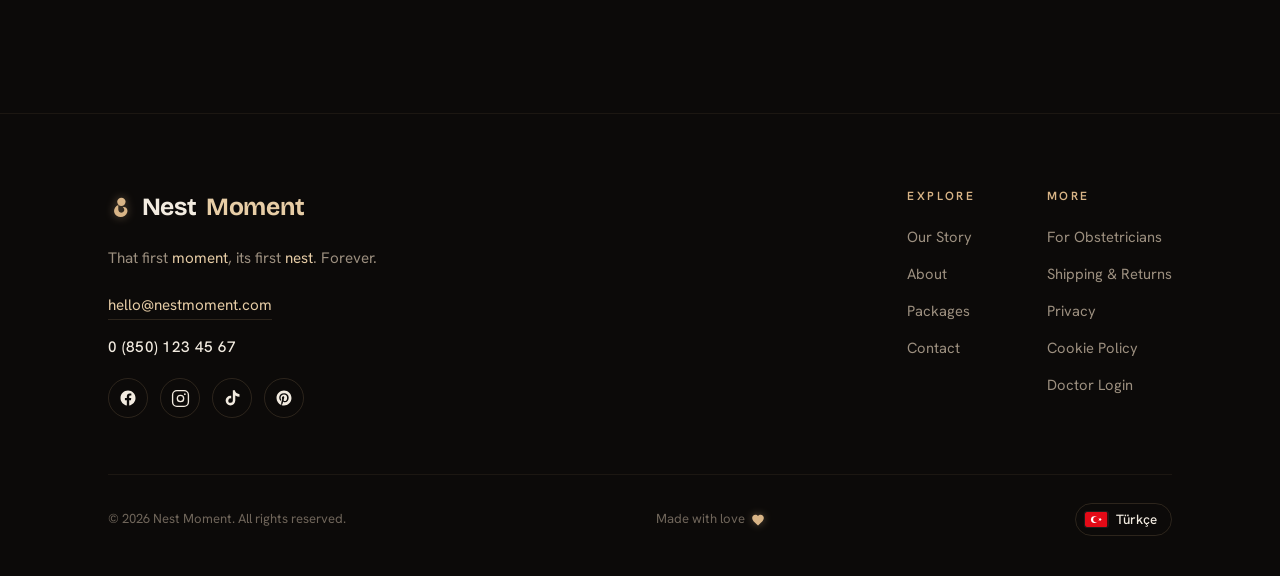
<file: teslimat-iade.html>
<!DOCTYPE html>
<html lang="en">
<head>
<meta charset="UTF-8" />
<meta name="viewport" content="width=device-width, initial-scale=1.0" />
<title>Shipping &amp; Returns — Nest Moment</title>
<meta name="robots" content="index, follow" />
<link rel="icon" type="image/svg+xml" href="images/favicon.svg" />
<link rel="preconnect" href="https://fonts.googleapis.com">
<link rel="preconnect" href="https://fonts.gstatic.com" crossorigin>
<link href="https://fonts.googleapis.com/css2?family=Bricolage+Grotesque:opsz,wght@12..96,400;12..96,600;12..96,700&family=Hanken+Grotesk:wght@400;500;600&display=swap" rel="stylesheet">
<style>
  :root{
    --bg:#0c0a09;--panel:#15110e;--gold:#d8b486;--gold-soft:#e7cda6;--gold-deep:#b48a5c;--cream:#f2ebe0;
    --muted:#9c8f7f;--muted-2:#6f655a;--line:rgba(216,180,134,.16);--line-soft:rgba(216,180,134,.08);
    --display:"Bricolage Grotesque",sans-serif;--body:"Hanken Grotesk",sans-serif;
  }
  *{box-sizing:border-box;margin:0;padding:0}
  html{scroll-behavior:smooth}
  body{background:var(--bg);color:var(--cream);font-family:var(--body);font-weight:400;line-height:1.75;-webkit-font-smoothing:antialiased}
  body::before{content:"";position:fixed;inset:0;z-index:0;pointer-events:none;
    background:radial-gradient(800px 500px at 80% -5%,rgba(216,180,134,.08),transparent 60%)}
  .wrap{max-width:820px;margin:0 auto;padding:0 28px;position:relative;z-index:2}
  body{padding-top:92px}
  header{position:fixed;top:0;left:0;right:0;z-index:50;transition:background .5s ease,border-color .5s ease,backdrop-filter .5s;border-bottom:1px solid transparent}
  header.scrolled{background:rgba(12,10,9,.82);backdrop-filter:blur(14px);border-bottom:1px solid var(--line-soft)}
  header .wrap{max-width:1120px}
  .nav{display:flex;align-items:center;justify-content:space-between;height:92px}
  .brand{font-family:var(--display);font-weight:700;font-size:1.55rem;letter-spacing:-.3px;color:var(--cream);text-decoration:none;display:flex;align-items:center;gap:.6rem;white-space:nowrap}
  .brand-emblem{width:24px;height:26px;flex:none;fill:var(--gold);filter:drop-shadow(0 0 5px rgba(216,180,134,.45))}
  .brand svg{width:24px;height:26px;fill:var(--gold)}
  .brand-m{color:var(--gold-soft)}
  .nav-links{display:flex;align-items:center;gap:2.5rem;list-style:none;margin:0}
  .nav-links a{color:var(--cream);text-decoration:none;font-size:1rem;font-weight:500;letter-spacing:.01em;transition:color .3s;position:relative}
  .nav-links a:hover{color:var(--gold-soft)}
  .nav-links a::after{content:"";position:absolute;left:0;bottom:-6px;width:0;height:1px;background:var(--gold);transition:width .3s}
  .nav-links a:hover::after{width:100%}
  .nav-links li{padding-left:0;margin-bottom:0}
  .nav-links li::before{display:none}
  .nav-right{display:flex;align-items:center;gap:1.3rem}
  .nav-wa{display:inline-flex;align-items:center;gap:.5rem;height:40px;padding:0 1rem 0 .8rem;border-radius:40px;border:1px solid var(--line);color:var(--cream);text-decoration:none;font-family:var(--body);font-weight:500;font-size:.84rem;letter-spacing:.01em;transition:.3s}
  .nav-wa svg{color:var(--gold);flex-shrink:0}
  .nav-wa:hover{border-color:var(--gold);background:rgba(216,180,134,.10);color:var(--gold);transform:translateY(-1px)}
  .lang{display:inline-flex;align-items:center;gap:.5rem;background:none;border:1px solid var(--line);color:var(--cream);font-family:var(--body);font-weight:500;font-size:.84rem;letter-spacing:.01em;padding:.45rem .85rem .45rem .55rem;border-radius:40px;cursor:pointer;transition:.3s;white-space:nowrap}
  .lang:hover{border-color:var(--gold);color:var(--gold)}
  .lang svg{height:15px;width:auto;border-radius:2px;display:block;flex-shrink:0;box-shadow:0 0 0 1px rgba(255,255,255,.08)}
  .btn{display:inline-flex;align-items:center;gap:.6rem;cursor:pointer;text-decoration:none;font-family:var(--body);font-weight:500;font-size:.92rem;letter-spacing:.02em;padding:1rem 1.9rem;border-radius:50px;transition:.35s ease;border:1px solid transparent}
  .wa{background:#1f3d33;border:1px solid #2f5c4c;color:#cfeede}
  .wa:hover{background:#26493c;border-color:var(--gold)}
  .btn-call{border:1px solid var(--gold-deep);color:var(--gold-soft)}
  .btn-call:hover{background:rgba(216,180,134,.10);border-color:var(--gold)}
  .burger{display:none;background:none;border:none;cursor:pointer;width:30px;height:22px;position:relative}
  .burger span{position:absolute;left:0;width:100%;height:1.5px;background:var(--cream);transition:.3s}
  .burger span:nth-child(1){top:0}.burger span:nth-child(2){top:10px}.burger span:nth-child(3){top:20px}
  .wa-fab{display:none;align-items:center;justify-content:center;position:fixed;right:16px;bottom:16px;z-index:60;width:58px;height:58px;border-radius:50%;background:#25D366;color:#fff;box-shadow:0 8px 22px rgba(0,0,0,.4);will-change:transform,box-shadow;animation:wa-pulse 2.2s ease-out infinite,wa-wiggle 5s ease-in-out infinite}
  .wa-fab:active{filter:brightness(.92)}
  .wa-fab svg{width:31px;height:31px}
  @keyframes wa-pulse{0%{box-shadow:0 8px 22px rgba(0,0,0,.4),0 0 0 0 rgba(37,211,102,.5)}70%{box-shadow:0 8px 22px rgba(0,0,0,.4),0 0 0 18px rgba(37,211,102,0)}100%{box-shadow:0 8px 22px rgba(0,0,0,.4),0 0 0 0 rgba(37,211,102,0)}}
  @keyframes wa-wiggle{0%,82%,100%{transform:rotate(0) scale(1)}86%{transform:rotate(-13deg) scale(1.06)}90%{transform:rotate(11deg) scale(1.06)}94%{transform:rotate(-7deg) scale(1.03)}}
  @media(prefers-reduced-motion:reduce){.wa-fab{animation:none}}
  main{padding:64px 0 100px}
  .eyebrow{font-family:var(--body);font-weight:600;font-size:.72rem;letter-spacing:.3em;text-transform:uppercase;color:var(--gold)}
  h1{font-family:var(--display);font-weight:600;font-size:clamp(2rem,5vw,2.9rem);line-height:1.1;letter-spacing:-.5px;margin:.7rem 0 .6rem;color:var(--cream)}
  .updated{color:var(--muted-2);font-size:.88rem;margin-bottom:48px}
  h2{font-family:var(--display);font-weight:600;font-size:1.35rem;color:var(--gold-soft);margin:42px 0 12px}
  p{color:#cfc4b4;margin-bottom:14px}
  ul{list-style:none;margin:0 0 16px}
  li{position:relative;padding-left:22px;color:#cfc4b4;margin-bottom:10px}
  li::before{content:"";position:absolute;left:2px;top:12px;width:6px;height:6px;border-radius:50%;background:var(--gold)}
  strong{color:var(--cream);font-weight:600}
  a.inline{color:var(--gold-soft);text-decoration:none;border-bottom:1px solid var(--line)}
  a.inline:hover{color:var(--gold)}
  footer{border-top:1px solid var(--line-soft);padding:72px 0 40px;margin-top:40px;font-size:.85rem}
  footer .wrap{max-width:1120px}
  .foot-grid{display:flex;justify-content:space-between;gap:40px;flex-wrap:wrap;align-items:flex-start}
  .foot-brand .brand{margin-bottom:1rem}
  .foot-brand p{color:var(--muted);max-width:34ch;font-size:.95rem}
  .foot-brand p em{font-style:normal;color:var(--gold-soft)}
  .foot-brand p .nw{white-space:nowrap}
  .foot-cols{display:flex;gap:72px;flex-wrap:wrap}
  .foot-col h4{font-size:.74rem;letter-spacing:.2em;text-transform:uppercase;color:var(--gold);margin-bottom:1.1rem;font-weight:600;font-family:var(--body)}
  .foot-col a{display:block;color:var(--muted);text-decoration:none;font-size:.92rem;margin-bottom:.7rem;transition:.3s}
  .foot-col a:hover{color:var(--cream)}
  .foot-bottom{display:flex;justify-content:space-between;align-items:center;gap:20px;flex-wrap:wrap;margin-top:56px;padding-top:28px;border-top:1px solid var(--line-soft);color:var(--muted-2);font-size:.82rem}
  .foot-contact{margin-top:20px;display:flex;flex-direction:column;gap:14px;align-items:flex-start}
  .foot-mail{color:var(--gold-soft);text-decoration:none;font-size:.95rem;border-bottom:1px solid var(--line);transition:.3s}
  .foot-mail:hover{color:var(--gold)}
  .foot-phone{color:var(--cream);text-decoration:none;font-size:.95rem;font-weight:500;letter-spacing:.02em;transition:.3s}
  .foot-phone:hover{color:var(--gold-soft)}
  .foot-social{display:flex;gap:12px;margin-top:4px}
  .foot-soc{display:inline-flex;align-items:center;justify-content:center;width:40px;height:40px;border-radius:50%;border:1px solid var(--line);color:var(--cream);transition:.3s}
  .foot-soc:hover{color:var(--gold);border-color:var(--gold);transform:translateY(-2px)}
  .foot-btns{display:grid;grid-template-columns:1fr 1fr;gap:10px;width:100%;max-width:390px}
  .foot-btn{justify-content:center;white-space:nowrap;padding:.74rem .8rem;font-size:.82rem;border-radius:40px}
  .foot-made{display:inline-flex;align-items:center;gap:.4rem}
  .foot-heart{fill:var(--gold);flex:none;filter:drop-shadow(0 0 4px rgba(216,180,134,.4))}
  @media(max-width:680px){
    body{padding-top:74px}
    .wrap{padding:0 20px}
    .nav{height:74px;justify-content:space-between}
    header .brand{position:absolute;left:50%;top:50%;transform:translate(-50%,-50%);font-size:1.5rem;gap:.5rem}
    header .brand-emblem{width:26px;height:28px}
    header .brand svg{width:26px;height:28px}
    .nav-right{gap:.7rem}
    .nav-wa{display:none}
    .lang{padding:.42rem .52rem;gap:0}
    .lang span{display:none}
    .nav-links{position:fixed;inset:74px 0 auto 0;background:rgba(12,10,9,.97);backdrop-filter:blur(14px);flex-direction:column;gap:0;padding:10px 0;transform:translateY(-130%);transition:transform .4s ease;border-bottom:1px solid var(--line)}
    .nav-links.open{transform:none}
    .nav-links li{width:100%;text-align:center}
    .nav-links a{display:block;padding:18px}
    .nav-links a::after{display:none}
    .burger{display:block}
    .wa-fab{display:flex}
  }
</style>
</head>
<body>
<header id="header">
  <div class="wrap nav">
    <button class="burger" id="burger" aria-label="Menu"><span></span><span></span><span></span></button>
    <a href="index.html" class="brand"><svg class="brand-emblem" viewBox="0 0 86 92" aria-hidden="true"><circle cx="48" cy="24" r="15"/><path d="M37 35 C20 42 16 64 31 74 C44 83 65 78 69 61 C72 49 64 41 53 43 C60 48 60 57 53 61 C44 66 36 59 37 49 Z"/></svg>Nest <span class="brand-m">Moment</span></a>
    <ul class="nav-links" id="navLinks">
      <li><a href="index.html#how" data-i18n="nav.how">Nasıl Çalışır</a></li>
      <li><a href="index.html#packages" data-i18n="nav.packages">Paketler</a></li>
      <li><a href="index.html#contact" data-i18n="nav.contact">İletişim</a></li>
      <li><a href="index.html#doctors" data-i18n="nav.doctors">Kadın Doğum Uzmanları İçin</a></li>
    </ul>
    <div class="nav-right">
      <a href="https://wa.me/905317941915" target="_blank" rel="noopener" class="nav-wa" aria-label="WhatsApp"><svg viewBox="0 0 24 24" fill="currentColor" width="20" height="20" aria-hidden="true"><path d="M.057 24l1.687-6.163a11.867 11.867 0 01-1.587-5.945C.16 5.335 5.495 0 12.05 0a11.817 11.817 0 018.413 3.488 11.824 11.824 0 013.48 8.414c-.003 6.557-5.338 11.892-11.893 11.892a11.9 11.9 0 01-5.688-1.448L.057 24zm6.597-3.807c1.676.995 3.276 1.591 5.392 1.592 5.448 0 9.886-4.434 9.889-9.885.002-5.462-4.415-9.89-9.881-9.892-5.452 0-9.887 4.434-9.889 9.884a9.86 9.86 0 001.51 5.26l-.999 3.648 3.978-1.039zm11.387-5.464c-.074-.124-.272-.198-.57-.347-.297-.149-1.758-.868-2.031-.967-.272-.099-.47-.149-.669.149-.198.297-.768.967-.941 1.165-.173.198-.347.223-.644.074-.297-.149-1.255-.462-2.39-1.475-.883-.788-1.48-1.761-1.653-2.059-.173-.297-.018-.458.13-.606.134-.133.297-.347.446-.521.151-.172.2-.296.3-.495.099-.198.05-.372-.025-.521-.075-.148-.669-1.611-.916-2.206-.242-.579-.487-.501-.669-.51l-.57-.01c-.198 0-.52.074-.792.372s-1.04 1.016-1.04 2.479 1.065 2.876 1.213 3.074c.149.198 2.095 3.2 5.076 4.487.709.306 1.263.489 1.694.626.712.226 1.36.194 1.872.118.571-.085 1.758-.719 2.006-1.413.248-.695.248-1.29.173-1.414z"/></svg><span data-i18n="nav.wa">WhatsApp</span></a>
      <button class="lang" id="langBtn"></button>
    </div>
  </div>
</header>

<main>
  <div class="wrap">
    <span class="eyebrow" data-i18n="eyebrow">Shipping &amp; Returns</span>
    <h1 data-i18n="h1">Shipping &amp; Returns</h1>
    <p class="updated" data-i18n="updated">Last updated: June 2026</p>

    <p data-i18n="intro">Every Nest Moment keepsake is crafted to order. Below you will find how your piece is produced, packaged, and delivered, along with our return and cancellation terms.</p>

    <h2 data-i18n="s1h">1. Production Time</h2>
    <p data-i18n-html="s1p">Because each piece is personalized, production begins after you approve your 3D preview. Crafting and engraving typically take <strong>3–5 business days</strong>. During busy periods this may extend slightly; if so, we will let you know in advance.</p>

    <h2 data-i18n="s2h">2. Packaging &amp; Carrier</h2>
    <p data-i18n="s2p">Crystal is fragile, so each keepsake is protected with special cushioned packaging designed to arrive safely. We ship across Türkiye with our contracted courier. For international delivery requests, please contact us on WhatsApp before ordering.</p>

    <h2 data-i18n="s3h">3. Delivery Time &amp; Tracking</h2>
    <p data-i18n="s3p">Once your order is handed to the courier, delivery usually takes 1–3 business days. We share your tracking number as soon as your parcel ships, so you can follow it every step of the way.</p>

    <h2 data-i18n="s4h">4. Damaged or Faulty Items</h2>
    <p data-i18n-html="s4p">We pack carefully, but if your keepsake arrives <strong>damaged or faulty</strong>, please contact us within <strong>48 hours</strong> with a photo of the item and its packaging. We will send a free replacement or issue a full refund — the choice is yours.</p>

    <h2 data-i18n="s5h">5. Right of Withdrawal &amp; Returns</h2>
    <p data-i18n-html="s5p">As each product is <strong>custom-made to your personal ultrasound</strong>, it falls outside the standard right of withdrawal under Article 15 of Türkiye's Distance Contracts Regulation, and cannot be returned for change-of-mind reasons. This does <strong>not</strong> affect your legal rights regarding defective or damaged goods, which always remain protected.</p>

    <h2 data-i18n="s6h">6. Order Cancellation</h2>
    <p data-i18n="s6p">You may cancel your order free of charge any time before production begins. Once production has started, because the piece is personalized, the order can no longer be cancelled.</p>

    <h2 data-i18n="s7h">7. Contact</h2>
    <p data-i18n-html="s7p">For any questions about your order, shipping, or returns, reach us at <strong>bilgi@nestmoment.com</strong> or on WhatsApp. We are happy to help.</p>
  </div>
</main>

<footer>
  <div class="wrap">
    <div class="foot-grid">
      <div class="foot-brand">
        <a href="index.html" class="brand"><svg class="brand-emblem" viewBox="0 0 86 92" aria-hidden="true"><circle cx="48" cy="24" r="15"/><path d="M37 35 C20 42 16 64 31 74 C44 83 65 78 69 61 C72 49 64 41 53 43 C60 48 60 57 53 61 C44 66 36 59 37 49 Z"/></svg>Nest <span class="brand-m">Moment</span></a>
        <p data-i18n-html="footer.tagline"><span class="nw">İlk <em>yuva</em>sındaki,</span> o ilk <em>an</em>. Sonsuza Dek.</p>
        <div class="foot-contact">
          <a href="mailto:hello@nestmoment.com" class="foot-mail">hello@nestmoment.com</a>
          <a href="tel:+908501234567" class="foot-phone">0 (850) 123 45 67</a>
          <div class="foot-social">
            <a href="https://www.facebook.com/nestmoment" target="_blank" rel="noopener" class="foot-soc" aria-label="Facebook"><svg width="18" height="18" viewBox="0 0 24 24" fill="currentColor" aria-hidden="true"><path d="M22 12.06C22 6.5 17.52 2 12 2S2 6.5 2 12.06c0 5.02 3.66 9.18 8.44 9.94v-7.03H7.9v-2.91h2.54V9.85c0-2.51 1.49-3.9 3.78-3.9 1.09 0 2.24.2 2.24.2v2.46h-1.26c-1.24 0-1.63.77-1.63 1.56v1.88h2.78l-.44 2.91h-2.34V22c4.78-.76 8.44-4.92 8.44-9.94z"/></svg></a>
            <a href="https://instagram.com/nestmoment" target="_blank" rel="noopener" class="foot-soc" aria-label="Instagram"><svg width="19" height="19" viewBox="0 0 24 24" fill="none" stroke="currentColor" stroke-width="1.7" stroke-linecap="round" stroke-linejoin="round" aria-hidden="true"><rect x="2" y="2" width="20" height="20" rx="5.5"/><circle cx="12" cy="12" r="4"/><circle cx="17.5" cy="6.5" r="1.1" fill="currentColor" stroke="none"/></svg></a>
            <a href="https://www.tiktok.com/@nestmoment" target="_blank" rel="noopener" class="foot-soc" aria-label="TikTok"><svg width="18" height="18" viewBox="0 0 24 24" fill="currentColor" aria-hidden="true"><path d="M12.53 1.5h3.4c.19 1.78 1.18 3.35 2.66 4.3a6.83 6.83 0 0 0 3.41 1.08v3.39a10.18 10.18 0 0 1-5.6-1.7v6.86a6.45 6.45 0 1 1-6.45-6.45c.33 0 .65.03.97.08v3.49a3.02 3.02 0 1 0 2.21 2.9V1.5z"/></svg></a>
            <a href="https://www.pinterest.com/nestmoment" target="_blank" rel="noopener" class="foot-soc" aria-label="Pinterest"><svg width="18" height="18" viewBox="0 0 24 24" fill="currentColor" aria-hidden="true"><path d="M12 2C6.48 2 2 6.48 2 12c0 4.24 2.64 7.86 6.36 9.32-.09-.79-.17-2 .03-2.86.18-.78 1.17-4.97 1.17-4.97s-.3-.6-.3-1.48c0-1.39.81-2.43 1.81-2.43.85 0 1.27.64 1.27 1.41 0 .86-.55 2.14-.83 3.33-.24 1 .5 1.81 1.48 1.81 1.78 0 3.14-1.88 3.14-4.58 0-2.39-1.72-4.07-4.18-4.07-2.85 0-4.52 2.13-4.52 4.34 0 .86.33 1.78.74 2.28.08.1.09.19.07.29-.08.32-.24.98-.27 1.11-.04.18-.14.22-.33.13-1.24-.58-2.01-2.38-2.01-3.83 0-3.12 2.27-5.99 6.54-5.99 3.43 0 6.1 2.45 6.1 5.72 0 3.41-2.15 6.16-5.13 6.16-1 0-1.95-.52-2.27-1.14l-.62 2.35c-.22.86-.83 1.94-1.24 2.6.93.29 1.92.44 2.95.44 5.52 0 10-4.48 10-10S17.52 2 12 2z"/></svg></a>
          </div>
        </div>
      </div>
      <div class="foot-cols">
                <div class="foot-col">
          <h4 data-i18n="footer.explore">Explore</h4>
          <a href="index.html#how" data-i18n="nav.how">Our Story</a>
          <a href="hakkimizda.html" data-i18n="nav.about">About</a>
          <a href="index.html#packages" data-i18n="nav.packages">Packages</a>
          <a href="iletisim.html" data-i18n="nav.contact">Contact</a>
        </div>
        <div class="foot-col">
          <h4 data-i18n="footer.more">More</h4>
          <a href="index.html#doctors" data-i18n="nav.doctors">For Obstetricians</a>
          <a href="teslimat-iade.html" data-i18n="footer.shipping">Shipping &amp; Returns</a>
          <a href="kvkk.html" data-i18n="footer.privacy">Privacy</a>
          <a href="cerez-politikasi.html" data-i18n="footer.cookies">Cookie Policy</a>
          <a href="panel.html" data-i18n="nav.doctor_login">Doctor Login</a>
        </div>
      </div>
    </div>
    <div class="foot-bottom">
      <span data-i18n="footer.rights">© 2026 Nest Moment. All rights reserved.</span>
      <span class="foot-made"><span data-i18n="footer.made">Made with love</span><svg class="foot-heart" width="14" height="14" viewBox="0 0 24 24" fill="currentColor" aria-hidden="true"><path d="M12 21.35l-1.45-1.32C5.4 15.36 2 12.28 2 8.5 2 5.42 4.42 3 7.5 3c1.74 0 3.41.81 4.5 2.09C13.09 3.81 14.76 3 16.5 3 19.58 3 22 5.42 22 8.5c0 3.78-3.4 6.86-8.55 11.54L12 21.35z"/></svg></span>
      <button class="lang" id="langBtnFoot" aria-label="Language"></button>
    </div>
  </div>
</footer>
<a href="https://wa.me/905317941915" target="_blank" rel="noopener" class="wa-fab" aria-label="WhatsApp"><svg viewBox="0 0 24 24" fill="currentColor" aria-hidden="true"><path d="M.057 24l1.687-6.163a11.867 11.867 0 01-1.587-5.945C.16 5.335 5.495 0 12.05 0a11.817 11.817 0 018.413 3.488 11.824 11.824 0 013.48 8.414c-.003 6.557-5.338 11.892-11.893 11.892a11.9 11.9 0 01-5.688-1.448L.057 24zm6.597-3.807c1.676.995 3.276 1.591 5.392 1.592 5.448 0 9.886-4.434 9.889-9.885.002-5.462-4.415-9.89-9.881-9.892-5.452 0-9.887 4.434-9.889 9.884a9.86 9.86 0 001.51 5.26l-.999 3.648 3.978-1.039zm11.387-5.464c-.074-.124-.272-.198-.57-.347-.297-.149-1.758-.868-2.031-.967-.272-.099-.47-.149-.669.149-.198.297-.768.967-.941 1.165-.173.198-.347.223-.644.074-.297-.149-1.255-.462-2.39-1.475-.883-.788-1.48-1.761-1.653-2.059-.173-.297-.018-.458.13-.606.134-.133.297-.347.446-.521.151-.172.2-.296.3-.495.099-.198.05-.372-.025-.521-.075-.148-.669-1.611-.916-2.206-.242-.579-.487-.501-.669-.51l-.57-.01c-.198 0-.52.074-.792.372s-1.04 1.016-1.04 2.479 1.065 2.876 1.213 3.074c.149.198 2.095 3.2 5.076 4.487.709.306 1.263.489 1.694.626.712.226 1.36.194 1.872.118.571-.085 1.758-.719 2.006-1.413.248-.695.248-1.29.173-1.414z"/></svg></a>

<script>
const i18n = {
  tr: {
    "doctitle":"Teslimat ve İade — Nest Moment",
    "eyebrow":"Teslimat & İade",
    "h1":"Teslimat ve İade",
    "updated":"Son güncelleme: Haziran 2026",
    "intro":"Her Nest Moment eseri siparişe özel üretilir. Aşağıda eserinizin nasıl üretildiğini, paketlendiğini ve teslim edildiğini; ayrıca iade ve iptal koşullarımızı bulabilirsiniz.",
    "s1h":"1. Hazırlık Süresi",
    "s1p":"Her eser kişiye özel olduğu için üretim, 3D ön izlemenizi onayladıktan sonra başlar. İşleme ve kazıma genellikle <strong>3–5 iş günü</strong> sürer. Yoğun dönemlerde bu süre biraz uzayabilir; böyle bir durumda sizi önceden bilgilendiririz.",
    "s2h":"2. Paketleme ve Kargo",
    "s2p":"Kristal kırılgandır; bu yüzden her eser, güvenle ulaşması için özel olarak tasarlanmış darbe emici ambalajla korunur. Türkiye geneline anlaşmalı kargomuzla gönderim yaparız. Yurt dışı teslimat talepleriniz için sipariş öncesinde WhatsApp üzerinden bize ulaşın.",
    "s3h":"3. Teslimat Süresi ve Takip",
    "s3p":"Siparişiniz kargoya teslim edildikten sonra teslimat genellikle 1–3 iş günü sürer. Kargonuz yola çıkar çıkmaz takip numaranızı paylaşırız; böylece sürecin her aşamasını izleyebilirsiniz.",
    "s4h":"4. Hasarlı veya Hatalı Ürün",
    "s4p":"Özenle paketliyoruz; ancak eseriniz <strong>hasarlı veya hatalı</strong> ulaşırsa, ürünün ve ambalajının fotoğrafıyla birlikte <strong>48 saat içinde</strong> bize ulaşın. Ücretsiz yenisini gönderir veya ücretinizi tam olarak iade ederiz — seçim sizin.",
    "s5h":"5. Cayma Hakkı ve İadeler",
    "s5p":"Her ürün <strong>kişiye özel ultrasonunuza göre üretildiğinden</strong>, Mesafeli Sözleşmeler Yönetmeliği'nin 15. maddesi uyarınca standart cayma hakkı kapsamı dışındadır ve fikir değişikliği nedeniyle iade edilemez. Bu durum, ayıplı veya hasarlı ürünlere ilişkin yasal haklarınızı <strong>etkilemez</strong>; bu haklarınız her zaman korunur.",
    "s6h":"6. Sipariş İptali",
    "s6p":"Üretim başlamadan önce siparişinizi dilediğiniz zaman ücretsiz iptal edebilirsiniz. Üretim başladıktan sonra, eser kişiye özel olduğundan sipariş iptal edilemez.",
    "s7h":"7. İletişim",
    "s7p":"Siparişiniz, kargo veya iade hakkındaki tüm sorularınız için <strong>bilgi@nestmoment.com</strong> adresinden veya WhatsApp üzerinden bize ulaşabilirsiniz. Yardımcı olmaktan memnuniyet duyarız.",
    "nav.wa":"WhatsApp",
    "nav.how":"Hikayemiz","nav.packages":"Paketler","nav.contact":"İletişim","nav.doctors":"Kadın Doğum Uzmanları İçin",
    "footer.tagline":"<span class=\"nw\">İlk <em>yuva</em>sındaki,</span> o ilk <em>an</em>. Sonsuza Dek.","footer.explore":"Keşfet","footer.more":"Daha fazla","footer.privacy":"Gizlilik / KVKK","footer.cookies":"Çerez Politikası","nav.doctor_login":"Doktor Girişi","nav.about":"Hakkımızda","footer.shipping":"Teslimat & İade",
    "contact.wa":"WhatsApp'tan yaz","contact.call":"Bizi Arayın",
    "footer.rights":"© 2026 Nest Moment. Tüm hakları saklıdır.","footer.made":"Sevgiyle hazırlandı"
  },
  en: {
    "doctitle":"Shipping & Returns — Nest Moment",
    "eyebrow":"Shipping & Returns",
    "h1":"Shipping & Returns",
    "updated":"Last updated: June 2026",
    "intro":"Every Nest Moment keepsake is crafted to order. Below you will find how your piece is produced, packaged, and delivered, along with our return and cancellation terms.",
    "s1h":"1. Production Time",
    "s1p":"Because each piece is personalized, production begins after you approve your 3D preview. Crafting and engraving typically take <strong>3–5 business days</strong>. During busy periods this may extend slightly; if so, we will let you know in advance.",
    "s2h":"2. Packaging & Carrier",
    "s2p":"Crystal is fragile, so each keepsake is protected with special cushioned packaging designed to arrive safely. We ship across Türkiye with our contracted courier. For international delivery requests, please contact us on WhatsApp before ordering.",
    "s3h":"3. Delivery Time & Tracking",
    "s3p":"Once your order is handed to the courier, delivery usually takes 1–3 business days. We share your tracking number as soon as your parcel ships, so you can follow it every step of the way.",
    "s4h":"4. Damaged or Faulty Items",
    "s4p":"We pack carefully, but if your keepsake arrives <strong>damaged or faulty</strong>, please contact us within <strong>48 hours</strong> with a photo of the item and its packaging. We will send a free replacement or issue a full refund — the choice is yours.",
    "s5h":"5. Right of Withdrawal & Returns",
    "s5p":"As each product is <strong>custom-made to your personal ultrasound</strong>, it falls outside the standard right of withdrawal under Article 15 of Türkiye's Distance Contracts Regulation, and cannot be returned for change-of-mind reasons. This does <strong>not</strong> affect your legal rights regarding defective or damaged goods, which always remain protected.",
    "s6h":"6. Order Cancellation",
    "s6p":"You may cancel your order free of charge any time before production begins. Once production has started, because the piece is personalized, the order can no longer be cancelled.",
    "s7h":"7. Contact",
    "s7p":"For any questions about your order, shipping, or returns, reach us at <strong>bilgi@nestmoment.com</strong> or on WhatsApp. We are happy to help.",
    "nav.wa":"WhatsApp",
    "nav.how":"Our Story","nav.packages":"Packages","nav.contact":"Contact","nav.doctors":"For Obstetricians",
    "footer.tagline":"That first <em>moment</em>, its first <em>nest</em>. Forever.","footer.explore":"Explore","footer.more":"More","footer.privacy":"Privacy","footer.cookies":"Cookie Policy","nav.doctor_login":"Doctor Login","nav.about":"About","footer.shipping":"Shipping & Returns",
    "contact.wa":"Message on WhatsApp","contact.call":"Call Us",
    "footer.rights":"© 2026 Nest Moment. All rights reserved.","footer.made":"Made with love"
  }
};

const LANG_NAME = { en:"English", tr:"Türkçe" };
const LANG_FLAG = {
  en:'<svg viewBox="0 0 60 30" aria-hidden="true"><clipPath id="fl-uk"><rect width="60" height="30" rx="3"/></clipPath><g clip-path="url(#fl-uk)"><rect width="60" height="30" fill="#012169"/><path d="M0,0 L60,30 M60,0 L0,30" stroke="#fff" stroke-width="6"/><path d="M0,0 L60,30 M60,0 L0,30" stroke="#C8102E" stroke-width="4"/><path d="M30,0 V30 M0,15 H60" stroke="#fff" stroke-width="10"/><path d="M30,0 V30 M0,15 H60" stroke="#C8102E" stroke-width="6"/></g></svg>',
  tr:'<svg viewBox="0 0 60 40" aria-hidden="true"><clipPath id="fl-tr2"><rect width="60" height="40" rx="3"/></clipPath><g clip-path="url(#fl-tr2)"><rect width="60" height="40" fill="#E30A17"/><circle cx="25" cy="20" r="9" fill="#fff"/><circle cx="29" cy="20" r="7.2" fill="#E30A17"/><polygon fill="#fff" points="45.2,20 41.7,21.23 41.61,24.95 39.35,22 35.79,23.06 37.9,20 35.79,16.94 39.35,18 41.61,15.05 41.7,18.77"/></g></svg>'
};

let lang = "en";
function applyLang(l){
  lang = l;
  document.documentElement.lang = l;
  if(i18n[l]["doctitle"]) document.title = i18n[l]["doctitle"];
  document.querySelectorAll("[data-i18n]").forEach(el=>{
    const k = el.getAttribute("data-i18n");
    if(i18n[l][k]!==undefined) el.textContent = i18n[l][k];
  });
  document.querySelectorAll("[data-i18n-html]").forEach(el=>{
    const k = el.getAttribute("data-i18n-html");
    if(i18n[l][k]!==undefined) el.innerHTML = i18n[l][k];
  });
  const tgt = l==="tr" ? "en" : "tr";
  const langHTML = LANG_FLAG[tgt] + "<span>" + LANG_NAME[tgt] + "</span>";
  document.querySelectorAll(".lang").forEach(b=>b.innerHTML = langHTML);
  try{ localStorage.setItem("nm_lang", l); }catch(e){}
}
document.querySelectorAll(".lang").forEach(b=>b.addEventListener("click",()=>applyLang(lang==="tr"?"en":"tr")));
let savedLang;
try{ savedLang = localStorage.getItem("nm_lang"); }catch(e){}
applyLang(savedLang==="tr"||savedLang==="en" ? savedLang : "en");

// burger / mobile menu
const burger = document.getElementById("burger");
const navLinks = document.getElementById("navLinks");
if(burger && navLinks){
  burger.addEventListener("click",()=>navLinks.classList.toggle("open"));
  navLinks.querySelectorAll("a").forEach(a=>a.addEventListener("click",()=>navLinks.classList.remove("open")));
}
// header background on scroll
const header = document.getElementById("header");
if(header) window.addEventListener("scroll",()=>{header.classList.toggle("scrolled", window.scrollY>40)});
</script>
  <script src="cookie.js"></script>
</body>
</html>
</file>
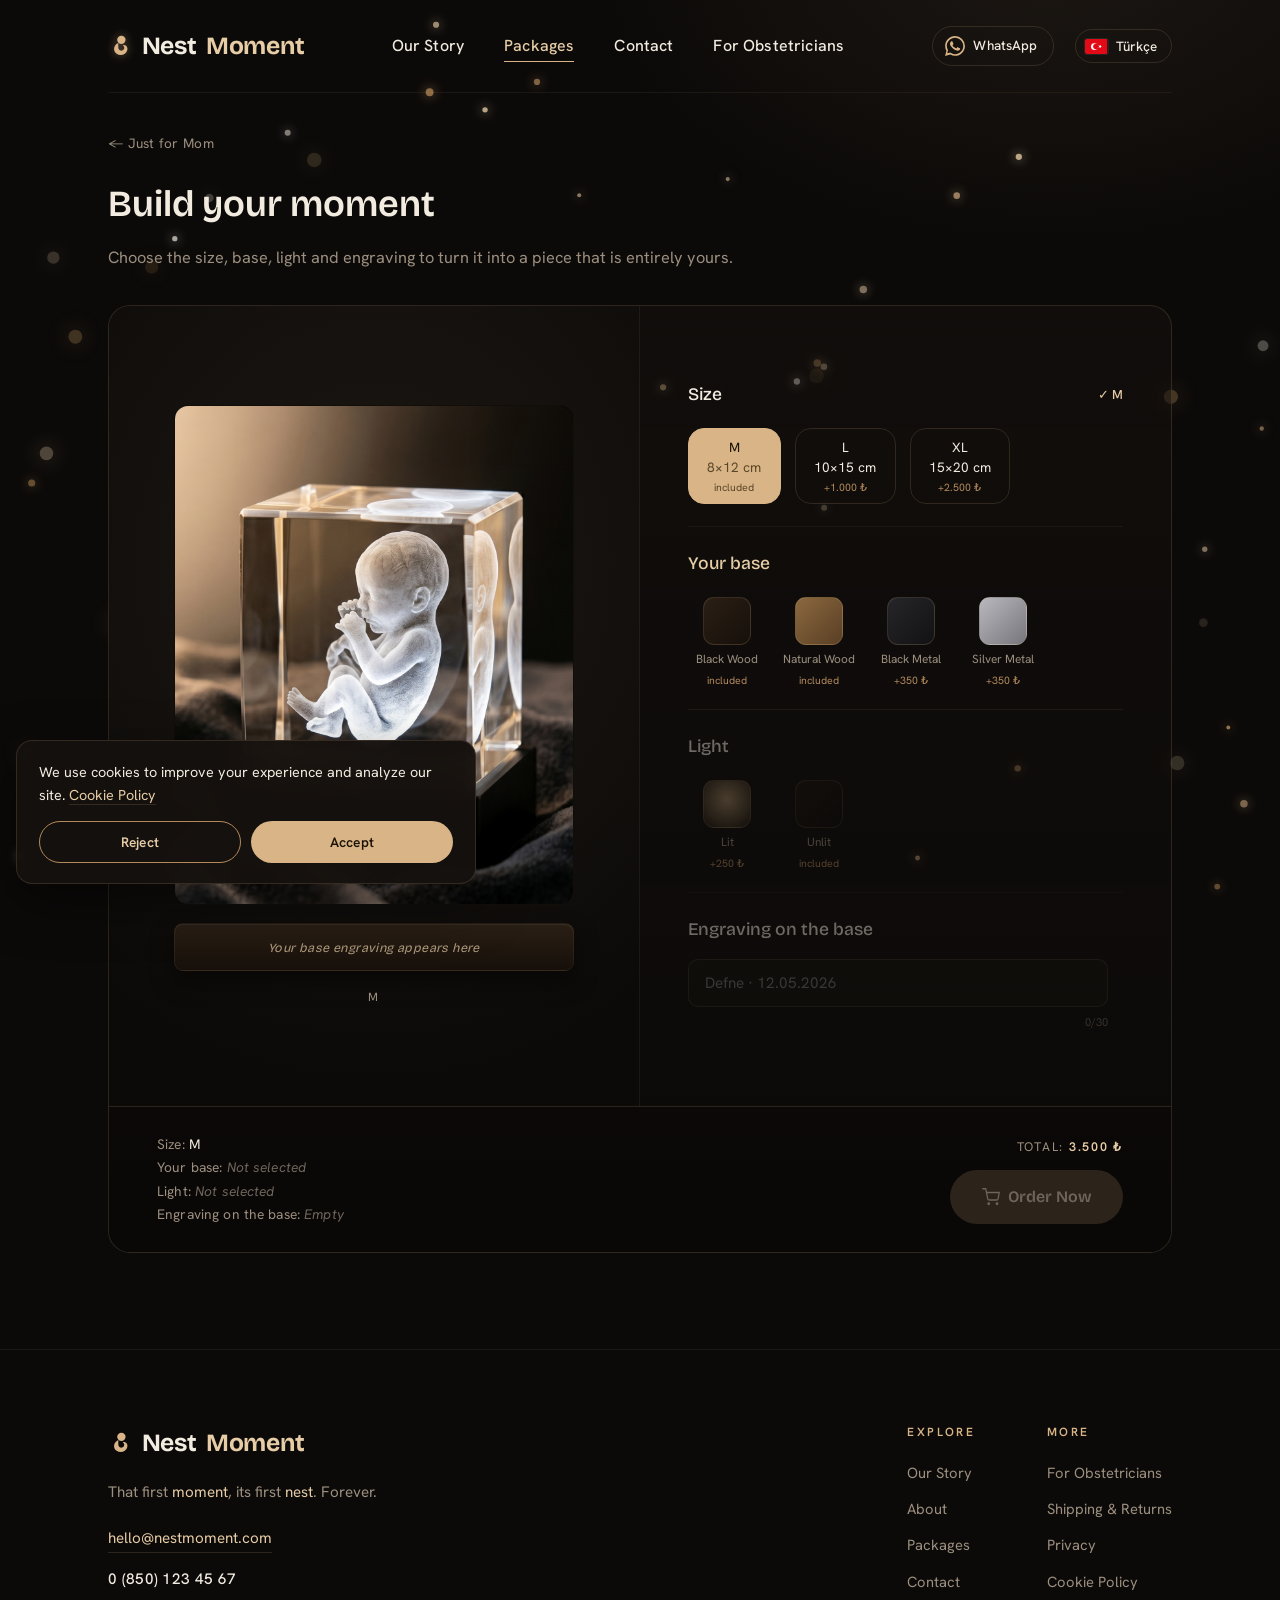
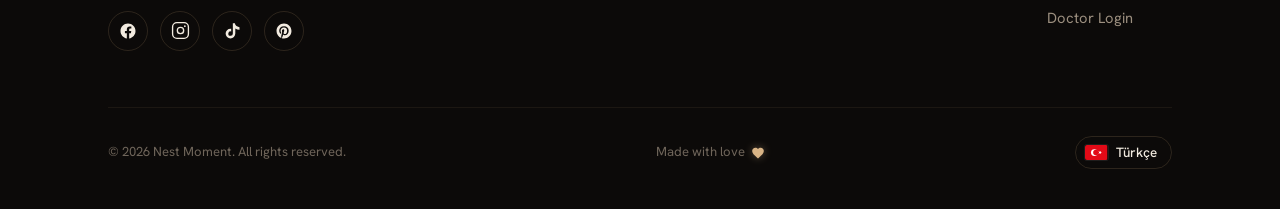
<file: paketler/anneye-ozel-tasarla.html>
<!DOCTYPE html>
<html lang="en">
<head>
<meta charset="UTF-8" />
<meta name="viewport" content="width=device-width, initial-scale=1.0" />
<title>Just for Mom · Build Your Order — Nest Moment</title>
<meta name="robots" content="index, follow" />
<link rel="icon" type="image/svg+xml" href="../images/favicon.svg" />
<link rel="preconnect" href="https://fonts.googleapis.com">
<link rel="preconnect" href="https://fonts.gstatic.com" crossorigin>
<link href="https://fonts.googleapis.com/css2?family=Bricolage+Grotesque:opsz,wght@12..96,400;12..96,500;12..96,600;12..96,700&family=Hanken+Grotesk:wght@400;500;600;700&display=swap" rel="stylesheet">
<link rel="stylesheet" href="paket.css">
</head>
<body>
<header id="header">
  <div class="wrap nav">
    <button class="burger" id="burger" aria-label="Menu"><span></span><span></span><span></span></button>
    <a href="../index.html" class="brand"><svg class="brand-emblem" viewBox="0 0 86 92" aria-hidden="true"><circle cx="48" cy="24" r="15"/><path d="M37 35 C20 42 16 64 31 74 C44 83 65 78 69 61 C72 49 64 41 53 43 C60 48 60 57 53 61 C44 66 36 59 37 49 Z"/></svg>Nest <span class="brand-m">Moment</span></a>
    <ul class="nav-links" id="navLinks">
      <li><a href="../index.html#how" data-i18n="nav.how">Nasıl Çalışır</a></li>
      <li><a href="../index.html#packages" class="active" data-i18n="nav.packages">Paketler</a></li>
      <li><a href="../index.html#contact" data-i18n="nav.contact">İletişim</a></li>
      <li><a href="../index.html#doctors" data-i18n="nav.doctors">Kadın Doğum Uzmanları İçin</a></li>
    </ul>
    <div class="nav-right">
      <a href="https://wa.me/905317941915" data-wa target="_blank" rel="noopener" class="nav-wa" aria-label="WhatsApp"><svg viewBox="0 0 24 24" fill="currentColor" width="20" height="20" aria-hidden="true"><path d="M.057 24l1.687-6.163a11.867 11.867 0 01-1.587-5.945C.16 5.335 5.495 0 12.05 0a11.817 11.817 0 018.413 3.488 11.824 11.824 0 013.48 8.414c-.003 6.557-5.338 11.892-11.893 11.892a11.9 11.9 0 01-5.688-1.448L.057 24zm6.597-3.807c1.676.995 3.276 1.591 5.392 1.592 5.448 0 9.886-4.434 9.889-9.885.002-5.462-4.415-9.89-9.881-9.892-5.452 0-9.887 4.434-9.889 9.884a9.86 9.86 0 001.51 5.26l-.999 3.648 3.978-1.039zm11.387-5.464c-.074-.124-.272-.198-.57-.347-.297-.149-1.758-.868-2.031-.967-.272-.099-.47-.149-.669.149-.198.297-.768.967-.941 1.165-.173.198-.347.223-.644.074-.297-.149-1.255-.462-2.39-1.475-.883-.788-1.48-1.761-1.653-2.059-.173-.297-.018-.458.13-.606.134-.133.297-.347.446-.521.151-.172.2-.296.3-.495.099-.198.05-.372-.025-.521-.075-.148-.669-1.611-.916-2.206-.242-.579-.487-.501-.669-.51l-.57-.01c-.198 0-.52.074-.792.372s-1.04 1.016-1.04 2.479 1.065 2.876 1.213 3.074c.149.198 2.095 3.2 5.076 4.487.709.306 1.263.489 1.694.626.712.226 1.36.194 1.872.118.571-.085 1.758-.719 2.006-1.413.248-.695.248-1.29.173-1.414z"/></svg><span data-i18n="nav.wa">WhatsApp</span></a>
      <button class="lang" id="langBtn"></button>
    </div>
  </div>
</header>

<main class="wrap">
  <section class="cfg-section cfg-section--page reveal" aria-labelledby="cfgHeading">
    <a href="anneye-ozel.html" class="cfg-back" data-i18n="cfg.back">← Anneye Özel</a>
    <div class="cfg-head">
      <h2 id="cfgHeading" data-i18n="cfg.title">İlk anını oluştur</h2>
      <p data-i18n="cfg.subtitle">Birkaç adımda, tamamen sana ait bir esere dönüştür.</p>
    </div>
    <div class="cfg cfg--page">
      <div class="cfg-grid">

        <div class="cfg-prev">
          <div class="cfg-stage">
            <img id="cfgImg" class="cfg-img" src="../images/paket-1.jpeg" alt="">
            <div class="cfg-glow" id="cfgGlow"></div>
          </div>
          <div class="cfg-plate" id="cfgPlate" data-base="siyah-ahsap"><span class="cfg-plate-text" id="cfgPlateText"></span></div>
          <div class="cfg-cap" id="cfgCaption"></div>
        </div>

        <div class="cfg-steps">
          <div class="cfg-step" data-step="size">
            <div class="cfg-stitle"><span data-i18n="cfg.size">Boyut</span><span class="cfg-done" data-done-for="size"></span></div>
            <div class="cfg-opts">
              <button class="cfg-pill" data-attr="size" data-value="m"><span data-i18n="cfg.size.m">M</span><small>8×12 cm</small><em class="cfg-hint"></em></button>
              <button class="cfg-pill" data-attr="size" data-value="l"><span data-i18n="cfg.size.l">L</span><small>10×15 cm</small><em class="cfg-hint"></em></button>
              <button class="cfg-pill" data-attr="size" data-value="xl"><span data-i18n="cfg.size.xl">XL</span><small>15×20 cm</small><em class="cfg-hint"></em></button>
            </div>
          </div>

          <div class="cfg-step is-locked" data-step="base">
            <div class="cfg-stitle"><span data-i18n="cfg.base">Kaide</span><span class="cfg-done" data-done-for="base"></span></div>
            <div class="cfg-opts">
              <button class="cfg-sw" data-attr="base" data-value="siyah-ahsap" data-price="0"><i style="background:linear-gradient(135deg,#2a1f15,#160f0a)"></i><span data-i18n="cfg.base.siyah-ahsap">Siyah Ahşap</span><em class="cfg-hint"></em></button>
              <button class="cfg-sw" data-attr="base" data-value="dogal-ahsap" data-price="0"><i style="background:linear-gradient(135deg,#8a6840,#5a3f24)"></i><span data-i18n="cfg.base.dogal-ahsap">Doğal Ahşap</span><em class="cfg-hint"></em></button>
              <button class="cfg-sw" data-attr="base" data-value="siyah-metal" data-price="350"><i style="background:linear-gradient(135deg,#26262a,#121214)"></i><span data-i18n="cfg.base.siyah-metal">Siyah Metal</span><em class="cfg-hint"></em></button>
              <button class="cfg-sw" data-attr="base" data-value="gumus-metal" data-price="350"><i style="background:linear-gradient(135deg,#b8b8be,#76767c)"></i><span data-i18n="cfg.base.gumus-metal">Gümüş Metal</span><em class="cfg-hint"></em></button>
            </div>
          </div>

          <div class="cfg-step is-locked" data-step="light">
            <div class="cfg-stitle"><span data-i18n="cfg.light">Işık</span><span class="cfg-done" data-done-for="light"></span></div>
            <div class="cfg-opts">
              <button class="cfg-sw" data-attr="light" data-value="isikli" data-price="250"><i style="background:radial-gradient(circle at 50% 40%,rgba(216,180,134,.7),#1a140d)"></i><span data-i18n="cfg.light.isikli">Işıklı</span><em class="cfg-hint"></em></button>
              <button class="cfg-sw" data-attr="light" data-value="isiksiz" data-price="0"><i style="background:linear-gradient(135deg,#1a140d,#0c0a09)"></i><span data-i18n="cfg.light.isiksiz">Işıksız</span><em class="cfg-hint"></em></button>
            </div>
          </div>

          <div class="cfg-step is-locked" data-step="engraving">
            <div class="cfg-stitle"><span data-i18n="cfg.engraving">Kaide üzerine yazı</span></div>
            <div class="cfg-eng-wrap">
              <input id="cfgEngraving" class="cfg-input" type="text" data-attr="engraving" maxlength="30" placeholder="Defne · 12.05.2026">
              <div class="cfg-count"><span id="cfgCount">0</span>/30</div>
            </div>
          </div>
        </div>

        <div class="cfg-bar">
          <div class="cfg-summary" id="cfgSummary"></div>
          <div class="cfg-bar-right">
            <div class="cfg-totline"><span data-i18n="cfg.total">TOPLAM:</span> <b id="cfgTotal">—</b></div>
            <a class="cfg-order" href="#" data-order><svg width="18" height="18" viewBox="0 0 24 24" fill="none" stroke="currentColor" stroke-width="1.7" stroke-linecap="round" stroke-linejoin="round" aria-hidden="true"><circle cx="9" cy="21" r="1"/><circle cx="20" cy="21" r="1"/><path d="M1 1h4l2.68 13.39a2 2 0 0 0 2 1.61h9.72a2 2 0 0 0 2-1.61L23 6H6"/></svg><span data-i18n="cfg.order">Sipariş Ver</span></a>
          </div>
        </div>

      </div>
    </div>
  </section>
</main>

<footer>
  <div class="wrap">
    <div class="foot-grid">
      <div class="foot-brand">
        <a href="../index.html" class="brand"><svg viewBox="0 0 86 92" aria-hidden="true"><circle cx="48" cy="24" r="15"/><path d="M37 35 C20 42 16 64 31 74 C44 83 65 78 69 61 C72 49 64 41 53 43 C60 48 60 57 53 61 C44 66 36 59 37 49 Z"/></svg>Nest <span class="brand-m">Moment</span></a>
        <p data-i18n-html="footer.tagline">Your first moment. Forever.</p>
        <div class="foot-contact">
          <a href="mailto:hello@nestmoment.com" class="foot-mail">hello@nestmoment.com</a>
          <a href="tel:+908501234567" class="foot-phone">0 (850) 123 45 67</a>
          <div class="foot-social">
            <a href="https://www.facebook.com/nestmoment" target="_blank" rel="noopener" class="foot-soc" aria-label="Facebook"><svg width="18" height="18" viewBox="0 0 24 24" fill="currentColor" aria-hidden="true"><path d="M22 12.06C22 6.5 17.52 2 12 2S2 6.5 2 12.06c0 5.02 3.66 9.18 8.44 9.94v-7.03H7.9v-2.91h2.54V9.85c0-2.51 1.49-3.9 3.78-3.9 1.09 0 2.24.2 2.24.2v2.46h-1.26c-1.24 0-1.63.77-1.63 1.56v1.88h2.78l-.44 2.91h-2.34V22c4.78-.76 8.44-4.92 8.44-9.94z"/></svg></a>
            <a href="https://instagram.com/nestmoment" target="_blank" rel="noopener" class="foot-soc" aria-label="Instagram"><svg width="19" height="19" viewBox="0 0 24 24" fill="none" stroke="currentColor" stroke-width="1.7" stroke-linecap="round" stroke-linejoin="round" aria-hidden="true"><rect x="2" y="2" width="20" height="20" rx="5.5"/><circle cx="12" cy="12" r="4"/><circle cx="17.5" cy="6.5" r="1.1" fill="currentColor" stroke="none"/></svg></a>
            <a href="https://www.tiktok.com/@nestmoment" target="_blank" rel="noopener" class="foot-soc" aria-label="TikTok"><svg width="18" height="18" viewBox="0 0 24 24" fill="currentColor" aria-hidden="true"><path d="M12.53 1.5h3.4c.19 1.78 1.18 3.35 2.66 4.3a6.83 6.83 0 0 0 3.41 1.08v3.39a10.18 10.18 0 0 1-5.6-1.7v6.86a6.45 6.45 0 1 1-6.45-6.45c.33 0 .65.03.97.08v3.49a3.02 3.02 0 1 0 2.21 2.9V1.5z"/></svg></a>
            <a href="https://www.pinterest.com/nestmoment" target="_blank" rel="noopener" class="foot-soc" aria-label="Pinterest"><svg width="18" height="18" viewBox="0 0 24 24" fill="currentColor" aria-hidden="true"><path d="M12 2C6.48 2 2 6.48 2 12c0 4.24 2.64 7.86 6.36 9.32-.09-.79-.17-2 .03-2.86.18-.78 1.17-4.97 1.17-4.97s-.3-.6-.3-1.48c0-1.39.81-2.43 1.81-2.43.85 0 1.27.64 1.27 1.41 0 .86-.55 2.14-.83 3.33-.24 1 .5 1.81 1.48 1.81 1.78 0 3.14-1.88 3.14-4.58 0-2.39-1.72-4.07-4.18-4.07-2.85 0-4.52 2.13-4.52 4.34 0 .86.33 1.78.74 2.28.08.1.09.19.07.29-.08.32-.24.98-.27 1.11-.04.18-.14.22-.33.13-1.24-.58-2.01-2.38-2.01-3.83 0-3.12 2.27-5.99 6.54-5.99 3.43 0 6.1 2.45 6.1 5.72 0 3.41-2.15 6.16-5.13 6.16-1 0-1.95-.52-2.27-1.14l-.62 2.35c-.22.86-.83 1.94-1.24 2.6.93.29 1.92.44 2.95.44 5.52 0 10-4.48 10-10S17.52 2 12 2z"/></svg></a>
          </div>
        </div>
      </div>
      <div class="foot-cols">
                <div class="foot-col">
          <h4 data-i18n="footer.explore">Explore</h4>
          <a href="../index.html#how" data-i18n="nav.how">Our Story</a>
          <a href="../hakkimizda.html" data-i18n="nav.about">About</a>
          <a href="../index.html#packages" data-i18n="nav.packages">Packages</a>
          <a href="../iletisim.html" data-i18n="nav.contact">Contact</a>
        </div>
        <div class="foot-col">
          <h4 data-i18n="footer.more">More</h4>
          <a href="../index.html#doctors" data-i18n="nav.doctors">For Obstetricians</a>
          <a href="../teslimat-iade.html" data-i18n="footer.shipping">Shipping &amp; Returns</a>
          <a href="../kvkk.html" data-i18n="footer.privacy">Privacy</a>
          <a href="../cerez-politikasi.html" data-i18n="footer.cookies">Cookie Policy</a>
          <a href="../panel.html" data-i18n="nav.doctor_login">Doctor Login</a>
        </div>
      </div>
    </div>
    <div class="foot-bottom">
      <span data-i18n="footer.rights">© 2026 Nest Moment. All rights reserved.</span>
      <span class="foot-made"><span data-i18n="footer.made">Made with love</span><svg class="foot-heart" width="14" height="14" viewBox="0 0 24 24" fill="currentColor" aria-hidden="true"><path d="M12 21.35l-1.45-1.32C5.4 15.36 2 12.28 2 8.5 2 5.42 4.42 3 7.5 3c1.74 0 3.41.81 4.5 2.09C13.09 3.81 14.76 3 16.5 3 19.58 3 22 5.42 22 8.5c0 3.78-3.4 6.86-8.55 11.54L12 21.35z"/></svg></span>
      <button class="lang" id="langBtnFoot" aria-label="Language"></button>
    </div>
  </div>
</footer>

<script>
window.PKG_WA = {
  tr:"Merhaba, Anneye Özel paketi hakkında bilgi almak istiyorum.",
  en:"Hello, I'd like information about the Just for Mom package."
};
window.PAGE_I18N = {
  tr:{
    "doctitle":"Anneye Özel · Siparişini Oluştur — Nest Moment",
    "cfg.back":"← Anneye Özel",
    "cfg.title":"İlk anını oluştur",
    "cfg.subtitle":"Boyutu, kaideyi, ışığı ve kaide yazısını seçerek tamamen sana ait bir esere dönüştür.",
    "cfg.step1":"Adım 01","cfg.step2":"Adım 02","cfg.step3":"Adım 03","cfg.step4":"Adım 04",
    "cfg.size":"Boyut","cfg.size.m":"M","cfg.size.l":"L","cfg.size.xl":"XL",
    "cfg.base":"Kaide",
    "cfg.base.siyah-ahsap":"Siyah Ahşap","cfg.base.dogal-ahsap":"Doğal Ahşap",
    "cfg.base.siyah-metal":"Siyah Metal","cfg.base.gumus-metal":"Gümüş Metal",
    "cfg.light":"Işık","cfg.light.isikli":"Işıklı","cfg.light.isiksiz":"Işıksız",
    "cfg.engraving":"Kaide üzerine yazı",
    "cfg.plate.empty":"Kaideye işlenecek yazı burada görünür",
    "cfg.none":"Seçim Yapılmadı","cfg.empty":"Boş",
    "cfg.included":"dahil","cfg.total":"TOPLAM:","cfg.order":"Sipariş Ver"
  },
  en:{
    "doctitle":"Just for Mom · Build Your Order — Nest Moment",
    "cfg.back":"← Just for Mom",
    "cfg.title":"Build your moment",
    "cfg.subtitle":"Choose the size, base, light and engraving to turn it into a piece that is entirely yours.",
    "cfg.step1":"Step 01","cfg.step2":"Step 02","cfg.step3":"Step 03","cfg.step4":"Step 04",
    "cfg.size":"Size","cfg.size.m":"M","cfg.size.l":"L","cfg.size.xl":"XL",
    "cfg.base":"Your base",
    "cfg.base.siyah-ahsap":"Black Wood","cfg.base.dogal-ahsap":"Natural Wood",
    "cfg.base.siyah-metal":"Black Metal","cfg.base.gumus-metal":"Silver Metal",
    "cfg.light":"Light","cfg.light.isikli":"Lit","cfg.light.isiksiz":"Unlit",
    "cfg.engraving":"Engraving on the base",
    "cfg.plate.empty":"Your base engraving appears here",
    "cfg.none":"Not selected","cfg.empty":"Empty",
    "cfg.included":"included","cfg.total":"TOTAL:","cfg.order":"Order Now"
  }
};
</script>
<script src="paket.js"></script>
<script src="configurator.js"></script>
<script src="../cookie.js"></script>
</body>
</html>
</file>
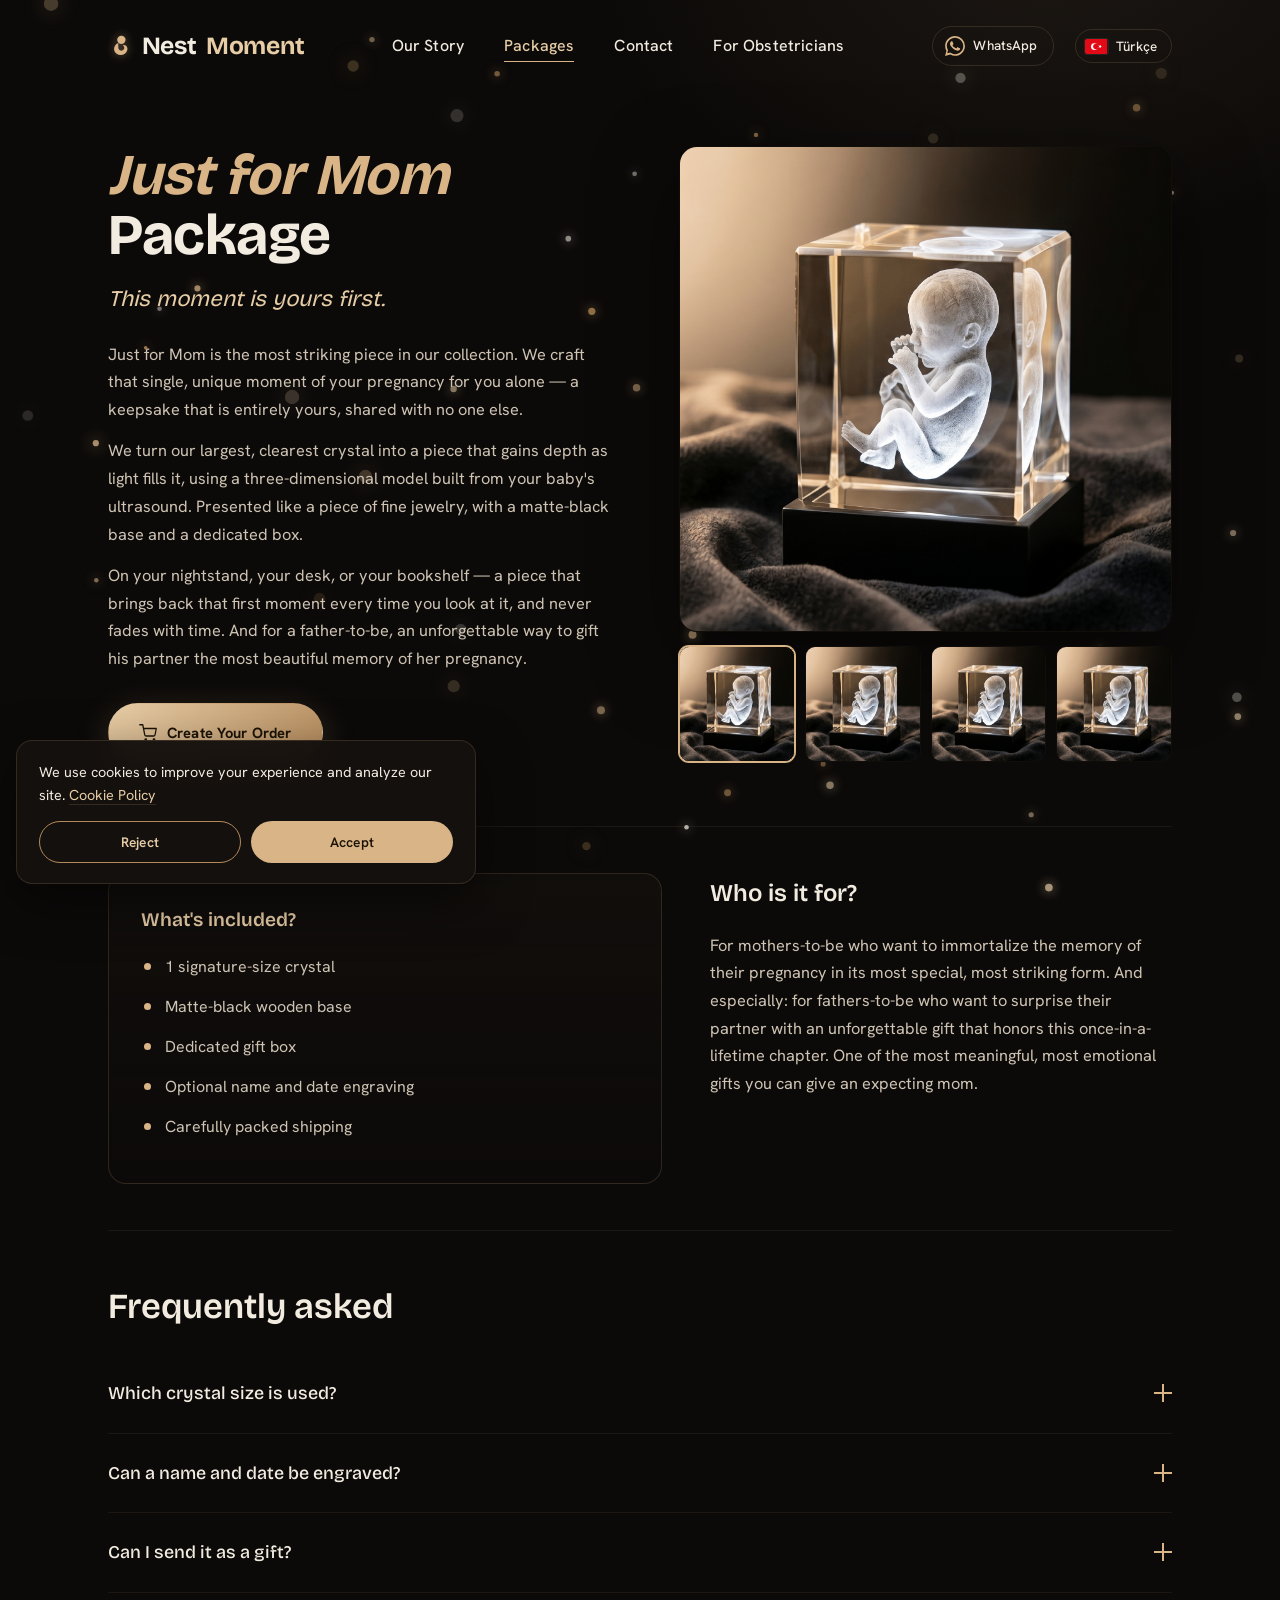
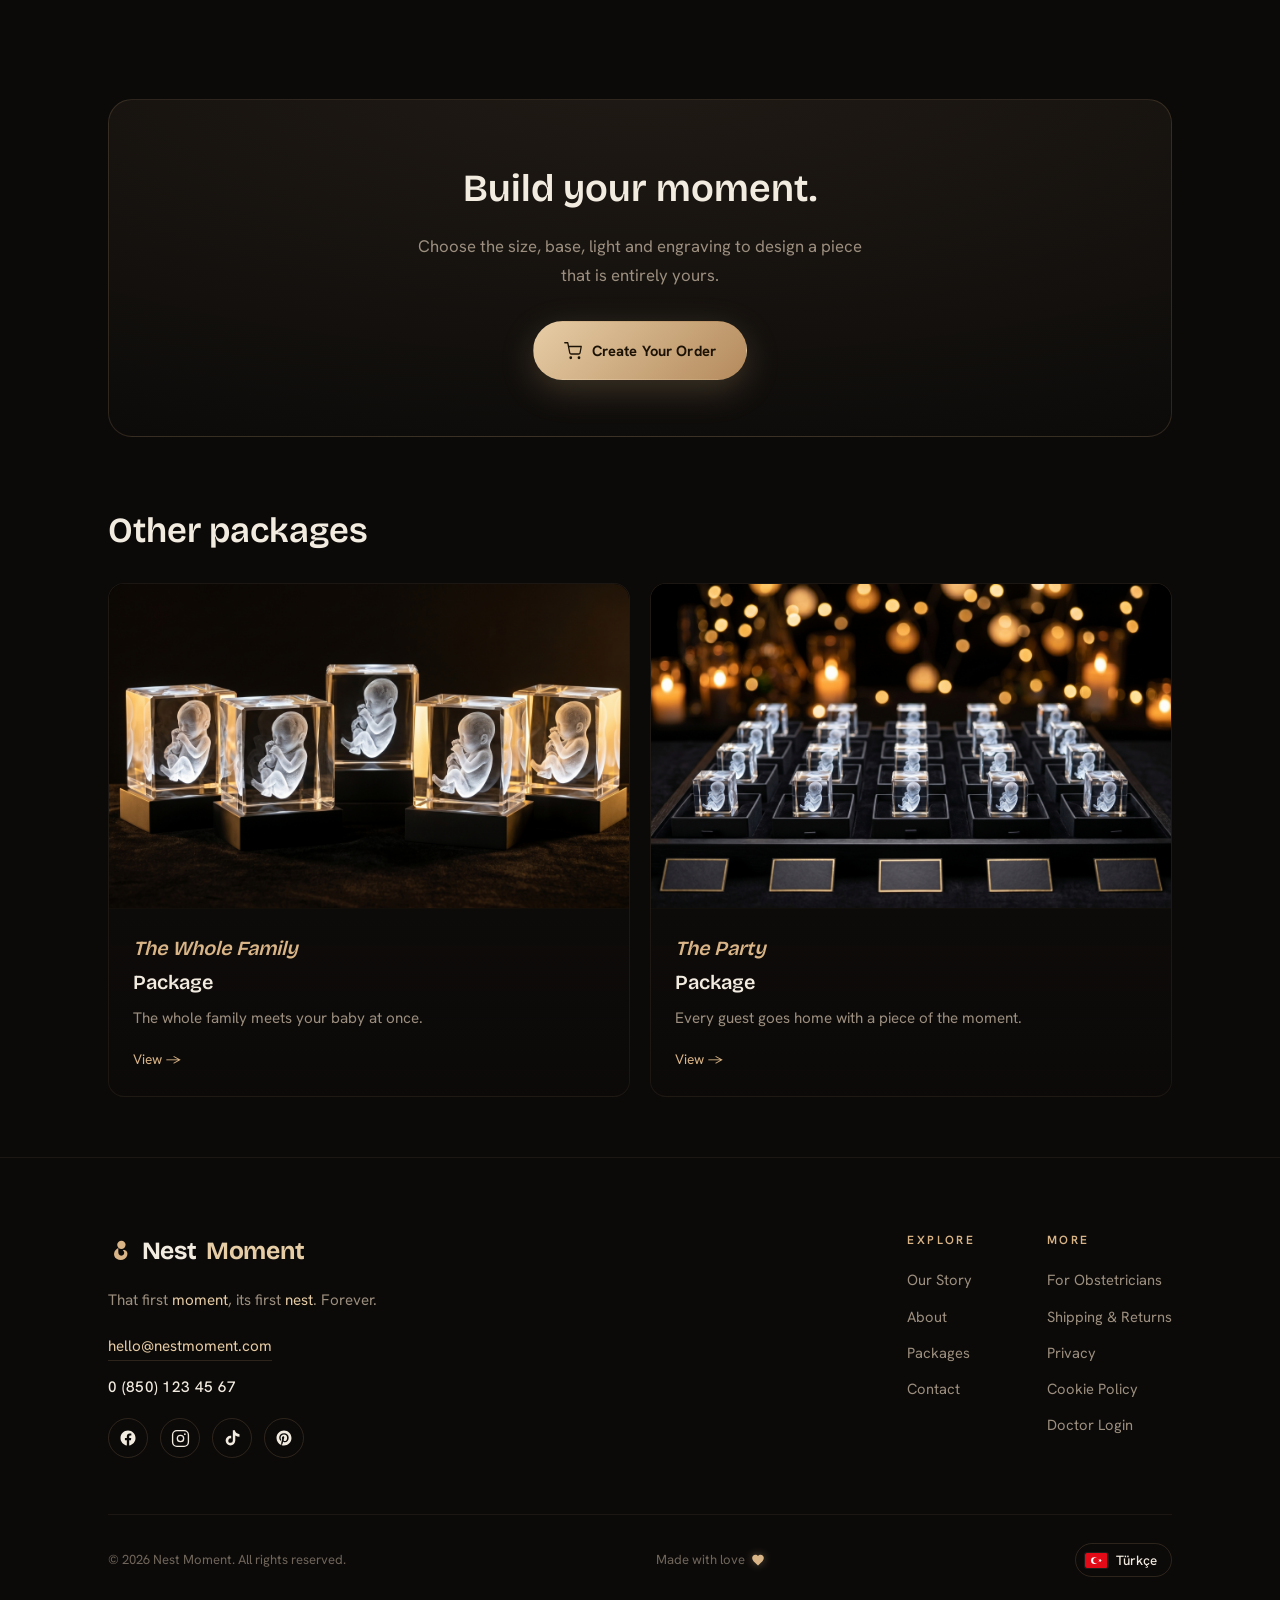
<file: paketler/anneye-ozel.html>
<!DOCTYPE html>
<html lang="en">
<head>
<meta charset="UTF-8" />
<meta name="viewport" content="width=device-width, initial-scale=1.0" />
<title>Just for Mom — Nest Moment</title>
<meta name="robots" content="index, follow" />
<link rel="icon" type="image/svg+xml" href="../images/favicon.svg" />
<link rel="preconnect" href="https://fonts.googleapis.com">
<link rel="preconnect" href="https://fonts.gstatic.com" crossorigin>
<link href="https://fonts.googleapis.com/css2?family=Bricolage+Grotesque:opsz,wght@12..96,400;12..96,500;12..96,600;12..96,700&family=Hanken+Grotesk:wght@400;500;600;700&display=swap" rel="stylesheet">
<link rel="stylesheet" href="paket.css">
</head>
<body>
<header id="header">
  <div class="wrap nav">
    <button class="burger" id="burger" aria-label="Menu"><span></span><span></span><span></span></button>
    <a href="../index.html" class="brand"><svg class="brand-emblem" viewBox="0 0 86 92" aria-hidden="true"><circle cx="48" cy="24" r="15"/><path d="M37 35 C20 42 16 64 31 74 C44 83 65 78 69 61 C72 49 64 41 53 43 C60 48 60 57 53 61 C44 66 36 59 37 49 Z"/></svg>Nest <span class="brand-m">Moment</span></a>
    <ul class="nav-links" id="navLinks">
      <li><a href="../index.html#how" data-i18n="nav.how">Nasıl Çalışır</a></li>
      <li><a href="../index.html#packages" class="active" data-i18n="nav.packages">Paketler</a></li>
      <li><a href="../index.html#contact" data-i18n="nav.contact">İletişim</a></li>
      <li><a href="../index.html#doctors" data-i18n="nav.doctors">Kadın Doğum Uzmanları İçin</a></li>
    </ul>
    <div class="nav-right">
      <a href="https://wa.me/905317941915" data-wa target="_blank" rel="noopener" class="nav-wa" aria-label="WhatsApp"><svg viewBox="0 0 24 24" fill="currentColor" width="20" height="20" aria-hidden="true"><path d="M.057 24l1.687-6.163a11.867 11.867 0 01-1.587-5.945C.16 5.335 5.495 0 12.05 0a11.817 11.817 0 018.413 3.488 11.824 11.824 0 013.48 8.414c-.003 6.557-5.338 11.892-11.893 11.892a11.9 11.9 0 01-5.688-1.448L.057 24zm6.597-3.807c1.676.995 3.276 1.591 5.392 1.592 5.448 0 9.886-4.434 9.889-9.885.002-5.462-4.415-9.89-9.881-9.892-5.452 0-9.887 4.434-9.889 9.884a9.86 9.86 0 001.51 5.26l-.999 3.648 3.978-1.039zm11.387-5.464c-.074-.124-.272-.198-.57-.347-.297-.149-1.758-.868-2.031-.967-.272-.099-.47-.149-.669.149-.198.297-.768.967-.941 1.165-.173.198-.347.223-.644.074-.297-.149-1.255-.462-2.39-1.475-.883-.788-1.48-1.761-1.653-2.059-.173-.297-.018-.458.13-.606.134-.133.297-.347.446-.521.151-.172.2-.296.3-.495.099-.198.05-.372-.025-.521-.075-.148-.669-1.611-.916-2.206-.242-.579-.487-.501-.669-.51l-.57-.01c-.198 0-.52.074-.792.372s-1.04 1.016-1.04 2.479 1.065 2.876 1.213 3.074c.149.198 2.095 3.2 5.076 4.487.709.306 1.263.489 1.694.626.712.226 1.36.194 1.872.118.571-.085 1.758-.719 2.006-1.413.248-.695.248-1.29.173-1.414z"/></svg><span data-i18n="nav.wa">WhatsApp</span></a>
      <button class="lang" id="langBtn"></button>
    </div>
  </div>
</header>

<main class="wrap">
  <section class="p-hero">
    <div class="p-hero-grid">
      <div class="p-hero-text reveal">
        <h1 data-i18n-html="p1n">Just for Mom</h1>
        <p class="p-tagline" data-i18n="p1t">This moment is yours first.</p>
        <div class="p-hero-story">
          <p data-i18n="story1"></p>
          <p data-i18n="story2"></p>
          <p data-i18n="story3"></p>
        </div>
        <div class="p-hero-cta">
          <a href="anneye-ozel-tasarla.html" class="btn btn-gold">
            <svg width="18" height="18" viewBox="0 0 24 24" fill="none" stroke="currentColor" stroke-width="1.7" stroke-linecap="round" stroke-linejoin="round" aria-hidden="true"><circle cx="9" cy="21" r="1"/><circle cx="20" cy="21" r="1"/><path d="M1 1h4l2.68 13.39a2 2 0 0 0 2 1.61h9.72a2 2 0 0 0 2-1.61L23 6H6"/></svg>
            <span data-i18n="cta.create">Siparişini Oluştur</span>
          </a>
        </div>
      </div>
      <div class="p-gallery2 reveal">
        <div class="p-gmain"><img id="galMain" src="../images/paket-1.jpeg" alt=""></div>
        <div class="p-gthumbs" id="galThumbs"></div>
      </div>
    </div>
  </section>

  <section class="p-sec reveal">
    <div class="p-two">
      <div class="p-card">
        <h3 data-i18n="sec.includes">What's included?</h3>
        <ul class="p-list">
          <li data-i18n="inc1"></li>
          <li data-i18n="inc2"></li>
          <li data-i18n="inc3"></li>
          <li data-i18n="inc4"></li>
          <li data-i18n="inc5"></li>
        </ul>
      </div>
      <div class="p-who">
        <h2 style="font-size:1.5rem" data-i18n="sec.who">Who is it for?</h2>
        <p data-i18n="whoText"></p>
      </div>
    </div>
  </section>

  <section class="p-sec p-faq reveal">
    <h2 data-i18n="sec.faq">Frequently asked</h2>
    <details><summary><span data-i18n="faqQ1"></span><span class="pm"></span></summary><div class="faq-a" data-i18n="faqA1"></div></details>
    <details><summary><span data-i18n="faqQ2"></span><span class="pm"></span></summary><div class="faq-a" data-i18n="faqA2"></div></details>
    <details><summary><span data-i18n="faqQ3"></span><span class="pm"></span></summary><div class="faq-a" data-i18n="faqA3"></div></details>
  </section>

  <section class="p-cta reveal">
    <h2 data-i18n="create.title">İlk anını oluştur.</h2>
    <p data-i18n="create.text">Boyutu, kaideyi, ışığı ve kaide yazısını seçerek tamamen sana ait parçanı tasarla.</p>
    <div class="p-cta-btns">
      <a href="anneye-ozel-tasarla.html" class="btn btn-gold">
        <svg width="18" height="18" viewBox="0 0 24 24" fill="none" stroke="currentColor" stroke-width="1.7" stroke-linecap="round" stroke-linejoin="round" aria-hidden="true"><circle cx="9" cy="21" r="1"/><circle cx="20" cy="21" r="1"/><path d="M1 1h4l2.68 13.39a2 2 0 0 0 2 1.61h9.72a2 2 0 0 0 2-1.61L23 6H6"/></svg>
        <span data-i18n="cta.create">Siparişini Oluştur</span>
      </a>
    </div>
  </section>

  <section class="p-other reveal">
    <div class="p-other-head" data-i18n="other.title">Other packages</div>
    <div class="p-other-grid">
      <a class="p-ocard" href="buyuk-aile.html"><div class="p-ocard-img"><img src="../images/paket2.jpeg" alt=""></div><div class="p-ocard-body"><div class="on" data-i18n-html="p2n">The Whole Family</div><div class="ot" data-i18n="p2t"></div><span class="om" data-i18n="other.more">View →</span></div></a>
      <a class="p-ocard" href="surpriz-parti.html"><div class="p-ocard-img"><img src="../images/paket3.jpeg" alt=""></div><div class="p-ocard-body"><div class="on" data-i18n-html="p3n">The Party</div><div class="ot" data-i18n="p3t"></div><span class="om" data-i18n="other.more">View →</span></div></a>
    </div>
  </section>
</main>

<footer>
  <div class="wrap">
    <div class="foot-grid">
      <div class="foot-brand">
        <a href="../index.html" class="brand"><svg viewBox="0 0 86 92" aria-hidden="true"><circle cx="48" cy="24" r="15"/><path d="M37 35 C20 42 16 64 31 74 C44 83 65 78 69 61 C72 49 64 41 53 43 C60 48 60 57 53 61 C44 66 36 59 37 49 Z"/></svg>Nest <span class="brand-m">Moment</span></a>
        <p data-i18n-html="footer.tagline">Your first moment. Forever.</p>
        <div class="foot-contact">
          <a href="mailto:hello@nestmoment.com" class="foot-mail">hello@nestmoment.com</a>
          <a href="tel:+908501234567" class="foot-phone">0 (850) 123 45 67</a>
          <div class="foot-social">
            <a href="https://www.facebook.com/nestmoment" target="_blank" rel="noopener" class="foot-soc" aria-label="Facebook"><svg width="18" height="18" viewBox="0 0 24 24" fill="currentColor" aria-hidden="true"><path d="M22 12.06C22 6.5 17.52 2 12 2S2 6.5 2 12.06c0 5.02 3.66 9.18 8.44 9.94v-7.03H7.9v-2.91h2.54V9.85c0-2.51 1.49-3.9 3.78-3.9 1.09 0 2.24.2 2.24.2v2.46h-1.26c-1.24 0-1.63.77-1.63 1.56v1.88h2.78l-.44 2.91h-2.34V22c4.78-.76 8.44-4.92 8.44-9.94z"/></svg></a>
            <a href="https://instagram.com/nestmoment" target="_blank" rel="noopener" class="foot-soc" aria-label="Instagram"><svg width="19" height="19" viewBox="0 0 24 24" fill="none" stroke="currentColor" stroke-width="1.7" stroke-linecap="round" stroke-linejoin="round" aria-hidden="true"><rect x="2" y="2" width="20" height="20" rx="5.5"/><circle cx="12" cy="12" r="4"/><circle cx="17.5" cy="6.5" r="1.1" fill="currentColor" stroke="none"/></svg></a>
            <a href="https://www.tiktok.com/@nestmoment" target="_blank" rel="noopener" class="foot-soc" aria-label="TikTok"><svg width="18" height="18" viewBox="0 0 24 24" fill="currentColor" aria-hidden="true"><path d="M12.53 1.5h3.4c.19 1.78 1.18 3.35 2.66 4.3a6.83 6.83 0 0 0 3.41 1.08v3.39a10.18 10.18 0 0 1-5.6-1.7v6.86a6.45 6.45 0 1 1-6.45-6.45c.33 0 .65.03.97.08v3.49a3.02 3.02 0 1 0 2.21 2.9V1.5z"/></svg></a>
            <a href="https://www.pinterest.com/nestmoment" target="_blank" rel="noopener" class="foot-soc" aria-label="Pinterest"><svg width="18" height="18" viewBox="0 0 24 24" fill="currentColor" aria-hidden="true"><path d="M12 2C6.48 2 2 6.48 2 12c0 4.24 2.64 7.86 6.36 9.32-.09-.79-.17-2 .03-2.86.18-.78 1.17-4.97 1.17-4.97s-.3-.6-.3-1.48c0-1.39.81-2.43 1.81-2.43.85 0 1.27.64 1.27 1.41 0 .86-.55 2.14-.83 3.33-.24 1 .5 1.81 1.48 1.81 1.78 0 3.14-1.88 3.14-4.58 0-2.39-1.72-4.07-4.18-4.07-2.85 0-4.52 2.13-4.52 4.34 0 .86.33 1.78.74 2.28.08.1.09.19.07.29-.08.32-.24.98-.27 1.11-.04.18-.14.22-.33.13-1.24-.58-2.01-2.38-2.01-3.83 0-3.12 2.27-5.99 6.54-5.99 3.43 0 6.1 2.45 6.1 5.72 0 3.41-2.15 6.16-5.13 6.16-1 0-1.95-.52-2.27-1.14l-.62 2.35c-.22.86-.83 1.94-1.24 2.6.93.29 1.92.44 2.95.44 5.52 0 10-4.48 10-10S17.52 2 12 2z"/></svg></a>
          </div>
        </div>
      </div>
      <div class="foot-cols">
                <div class="foot-col">
          <h4 data-i18n="footer.explore">Explore</h4>
          <a href="../index.html#how" data-i18n="nav.how">Our Story</a>
          <a href="../hakkimizda.html" data-i18n="nav.about">About</a>
          <a href="../index.html#packages" data-i18n="nav.packages">Packages</a>
          <a href="../iletisim.html" data-i18n="nav.contact">Contact</a>
        </div>
        <div class="foot-col">
          <h4 data-i18n="footer.more">More</h4>
          <a href="../index.html#doctors" data-i18n="nav.doctors">For Obstetricians</a>
          <a href="../teslimat-iade.html" data-i18n="footer.shipping">Shipping &amp; Returns</a>
          <a href="../kvkk.html" data-i18n="footer.privacy">Privacy</a>
          <a href="../cerez-politikasi.html" data-i18n="footer.cookies">Cookie Policy</a>
          <a href="../panel.html" data-i18n="nav.doctor_login">Doctor Login</a>
        </div>
      </div>
    </div>
    <div class="foot-bottom">
      <span data-i18n="footer.rights">© 2026 Nest Moment. All rights reserved.</span>
      <span class="foot-made"><span data-i18n="footer.made">Made with love</span><svg class="foot-heart" width="14" height="14" viewBox="0 0 24 24" fill="currentColor" aria-hidden="true"><path d="M12 21.35l-1.45-1.32C5.4 15.36 2 12.28 2 8.5 2 5.42 4.42 3 7.5 3c1.74 0 3.41.81 4.5 2.09C13.09 3.81 14.76 3 16.5 3 19.58 3 22 5.42 22 8.5c0 3.78-3.4 6.86-8.55 11.54L12 21.35z"/></svg></span>
      <button class="lang" id="langBtnFoot" aria-label="Language"></button>
    </div>
  </div>
</footer>

<script>
window.PKG_GALLERY = ["../images/paket-1.jpeg","../images/paket-1.jpeg","../images/paket-1.jpeg","../images/paket-1.jpeg"];
window.PKG_WA = {
  tr:"Merhaba, Anneye Özel paketi hakkında bilgi almak istiyorum.",
  en:"Hello, I'd like information about the Just for Mom package."
};
window.PAGE_I18N = {
  tr:{
    "doctitle":"Anneye Özel — Nest Moment",
    "meta.count":"tek parça","meta.who":"Anne için",
    "story1":"Anneye Özel, koleksiyonumuzun en gösterişli parçası. Hamileliğinin o tek, eşsiz anını yalnızca senin için hazırlıyoruz — başkasıyla paylaşılmayan, tamamen sana ait bir hatıra.",
    "story2":"En büyük ve en berrak kristali, bebeğinin ultrason görüntüsünden oluşturduğumuz üç boyutlu modelle, içine ışık dolduğunda derinlik kazanan bir esere dönüştürüyoruz. Mat siyah kaidesi ve özel kutusuyla, tıpkı bir mücevher gibi sunuluyor.",
    "story3":"Komodininde, çalışma masanda ya da kitaplığında; her baktığında o ilk anı yeniden yaşatan, zamanla solmayan bir parça. Eşine hamileliğinin en güzel anısını armağan etmek isteyen müstakbel babalar için de eşsiz bir sürpriz.",
    "inc1":"1 adet imza boy kristal",
    "inc2":"Mat siyah ahşap kaide",
    "inc3":"Özel hediye kutusu",
    "inc4":"İsteğe bağlı isim ve tarih kazıması",
    "inc5":"Özenle paketlenmiş kargo",
    "whoText":"Hamileliğinin anısını en özel, en gösterişli haliyle ölümsüzleştirmek isteyen anne adayları için. Ve özellikle: eşine bu eşsiz dönemi onurlandıran, unutulmaz bir sürpriz yapmak isteyen müstakbel babalar için. Bir anne adayına yapılabilecek en anlamlı, en duygusal hediyelerden biri.",
    "faqQ1":"Hangi kristal boyutu kullanılıyor?",
    "faqA1":"Anneye Özel pakette koleksiyonumuzun en büyük, imza boy kristalini kullanıyoruz; detaylar ve görüntünün derinliği bu boyutta en iyi şekilde ortaya çıkıyor.",
    "faqQ2":"İsim ve tarih kazınabilir mi?",
    "faqA2":"Evet. Bebeğinin ismi, doğum tarihi ya da kısa bir not, isteğe bağlı olarak kristale ya da kaideye işlenebilir.",
    "faqQ3":"Hediye olarak gönderebilir miyim?",
    "faqA3":"Elbette. Özel kutusunda, dilersen kısa bir notla birlikte, doğrudan hediye edeceğin adrese gönderebiliriz.",
    "create.title":"İlk anını oluştur.",
    "create.text":"Boyutu, kaideyi, ışığı ve kaide yazısını seçerek tamamen sana ait parçanı tasarla.",
    "cta.create":"Siparişini Oluştur"
  },
  en:{
    "doctitle":"Just for Mom — Nest Moment",
    "meta.count":"single piece","meta.who":"For Mom",
    "story1":"Just for Mom is the most striking piece in our collection. We craft that single, unique moment of your pregnancy for you alone — a keepsake that is entirely yours, shared with no one else.",
    "story2":"We turn our largest, clearest crystal into a piece that gains depth as light fills it, using a three-dimensional model built from your baby's ultrasound. Presented like a piece of fine jewelry, with a matte-black base and a dedicated box.",
    "story3":"On your nightstand, your desk, or your bookshelf — a piece that brings back that first moment every time you look at it, and never fades with time. And for a father-to-be, an unforgettable way to gift his partner the most beautiful memory of her pregnancy.",
    "inc1":"1 signature-size crystal",
    "inc2":"Matte-black wooden base",
    "inc3":"Dedicated gift box",
    "inc4":"Optional name and date engraving",
    "inc5":"Carefully packed shipping",
    "whoText":"For mothers-to-be who want to immortalize the memory of their pregnancy in its most special, most striking form. And especially: for fathers-to-be who want to surprise their partner with an unforgettable gift that honors this once-in-a-lifetime chapter. One of the most meaningful, most emotional gifts you can give an expecting mom.",
    "faqQ1":"Which crystal size is used?",
    "faqA1":"The Just for Mom package uses our largest, signature-size crystal; detail and the depth of the image come through best at this size.",
    "faqQ2":"Can a name and date be engraved?",
    "faqA2":"Yes. Your baby's name, due date or a short note can optionally be engraved on the crystal or the base.",
    "faqQ3":"Can I send it as a gift?",
    "faqA3":"Of course. In its dedicated box — with a short note if you like — we can ship it straight to the recipient's address.",
    "create.title":"Build your moment.",
    "create.text":"Choose the size, base, light and engraving to design a piece that is entirely yours.",
    "cta.create":"Create Your Order"
  }
};
</script>
<script src="paket.js"></script>
  <script src="../cookie.js"></script>
</body>
</html>
</file>
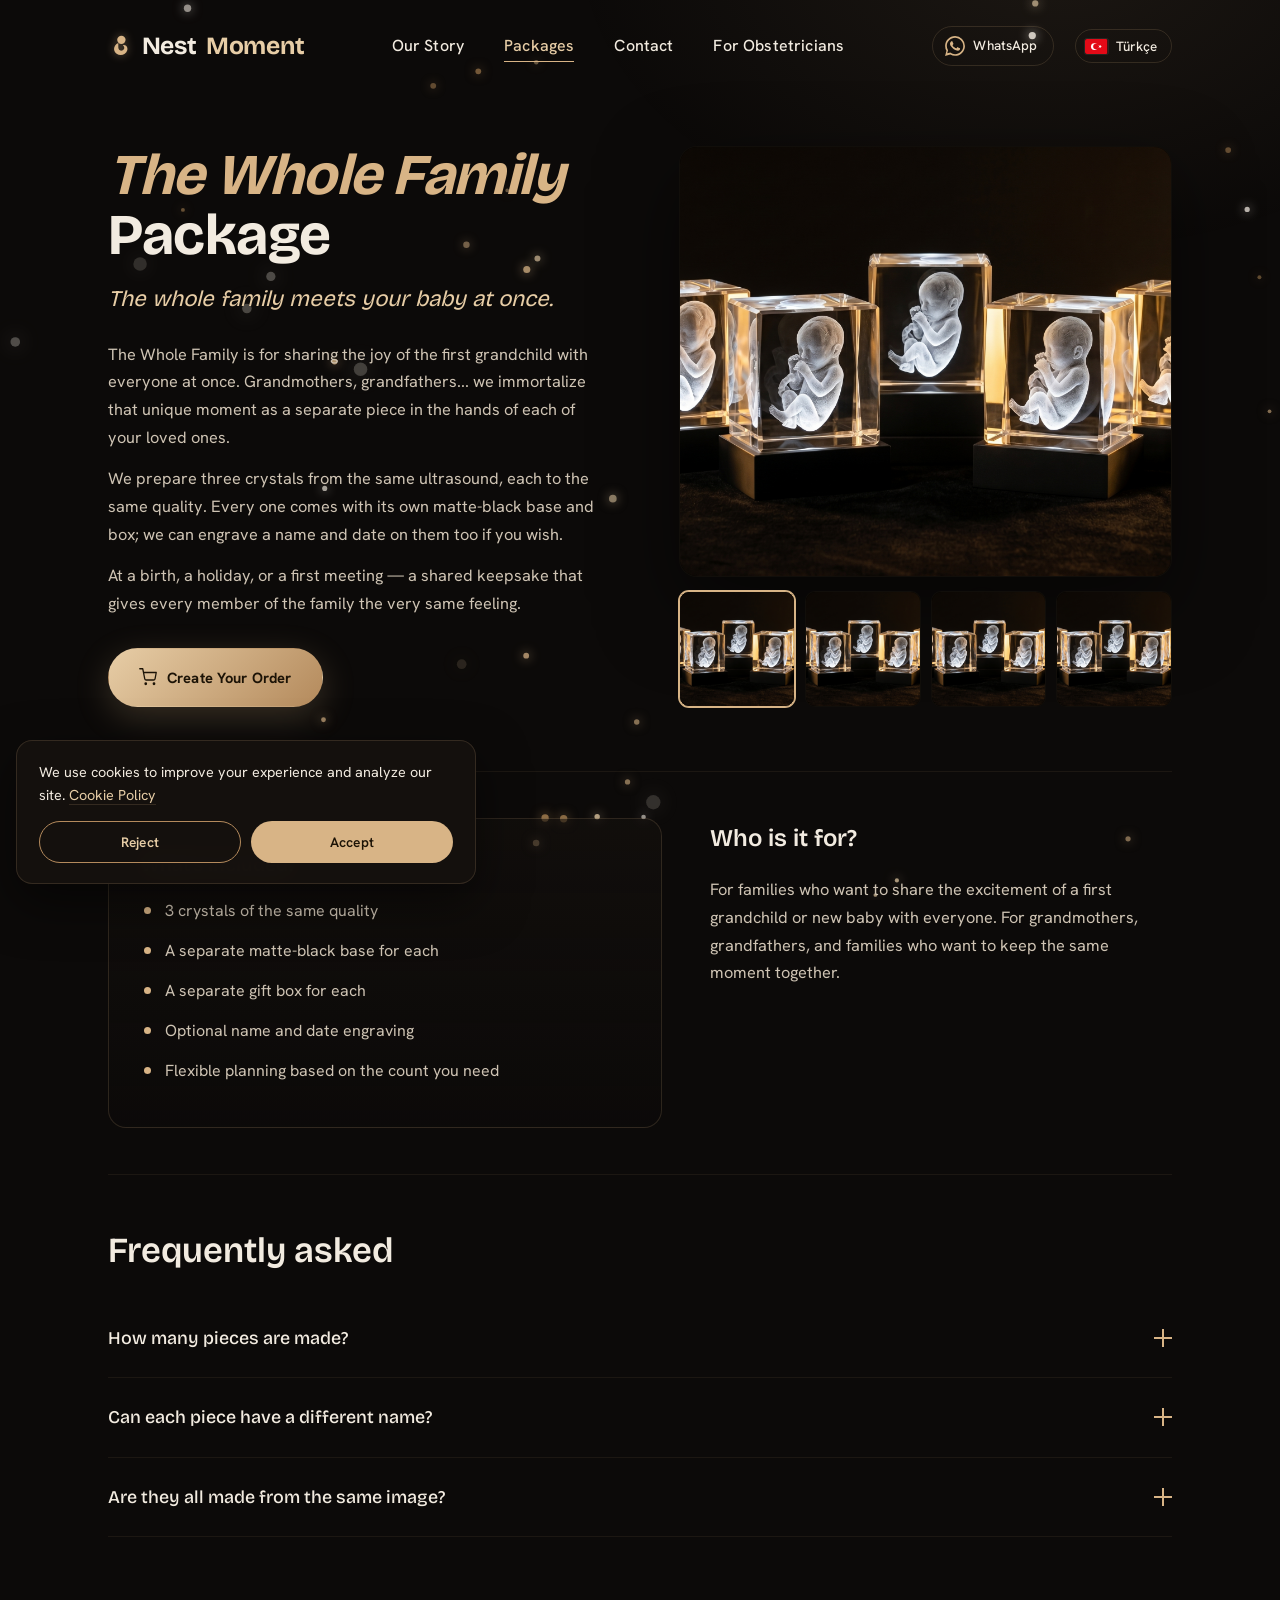
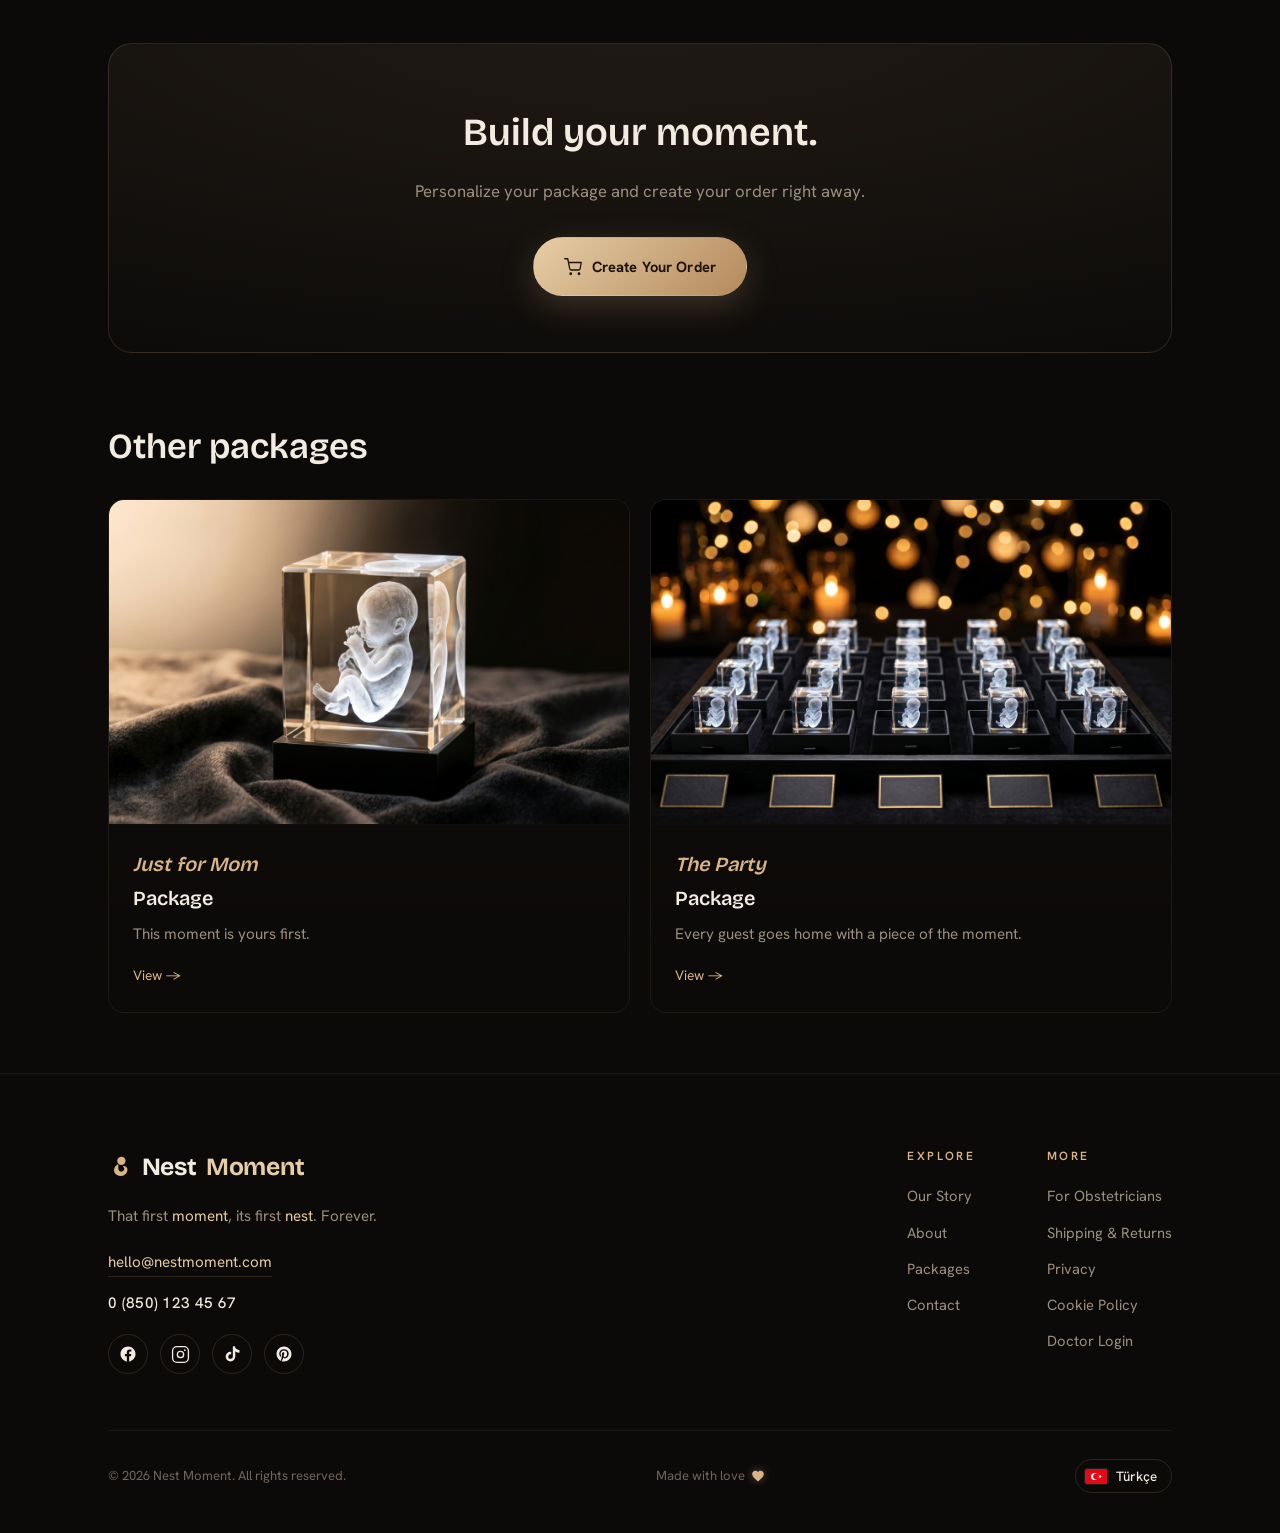
<file: paketler/buyuk-aile.html>
<!DOCTYPE html>
<html lang="en">
<head>
<meta charset="UTF-8" />
<meta name="viewport" content="width=device-width, initial-scale=1.0" />
<title>The Whole Family — Nest Moment</title>
<meta name="robots" content="index, follow" />
<link rel="icon" type="image/svg+xml" href="../images/favicon.svg" />
<link rel="preconnect" href="https://fonts.googleapis.com">
<link rel="preconnect" href="https://fonts.gstatic.com" crossorigin>
<link href="https://fonts.googleapis.com/css2?family=Bricolage+Grotesque:opsz,wght@12..96,400;12..96,500;12..96,600;12..96,700&family=Hanken+Grotesk:wght@400;500;600;700&display=swap" rel="stylesheet">
<link rel="stylesheet" href="paket.css">
</head>
<body>
<header id="header">
  <div class="wrap nav">
    <button class="burger" id="burger" aria-label="Menu"><span></span><span></span><span></span></button>
    <a href="../index.html" class="brand"><svg class="brand-emblem" viewBox="0 0 86 92" aria-hidden="true"><circle cx="48" cy="24" r="15"/><path d="M37 35 C20 42 16 64 31 74 C44 83 65 78 69 61 C72 49 64 41 53 43 C60 48 60 57 53 61 C44 66 36 59 37 49 Z"/></svg>Nest <span class="brand-m">Moment</span></a>
    <ul class="nav-links" id="navLinks">
      <li><a href="../index.html#how" data-i18n="nav.how">Nasıl Çalışır</a></li>
      <li><a href="../index.html#packages" class="active" data-i18n="nav.packages">Paketler</a></li>
      <li><a href="../index.html#contact" data-i18n="nav.contact">İletişim</a></li>
      <li><a href="../index.html#doctors" data-i18n="nav.doctors">Kadın Doğum Uzmanları İçin</a></li>
    </ul>
    <div class="nav-right">
      <a href="https://wa.me/905317941915" data-wa target="_blank" rel="noopener" class="nav-wa" aria-label="WhatsApp"><svg viewBox="0 0 24 24" fill="currentColor" width="20" height="20" aria-hidden="true"><path d="M.057 24l1.687-6.163a11.867 11.867 0 01-1.587-5.945C.16 5.335 5.495 0 12.05 0a11.817 11.817 0 018.413 3.488 11.824 11.824 0 013.48 8.414c-.003 6.557-5.338 11.892-11.893 11.892a11.9 11.9 0 01-5.688-1.448L.057 24zm6.597-3.807c1.676.995 3.276 1.591 5.392 1.592 5.448 0 9.886-4.434 9.889-9.885.002-5.462-4.415-9.89-9.881-9.892-5.452 0-9.887 4.434-9.889 9.884a9.86 9.86 0 001.51 5.26l-.999 3.648 3.978-1.039zm11.387-5.464c-.074-.124-.272-.198-.57-.347-.297-.149-1.758-.868-2.031-.967-.272-.099-.47-.149-.669.149-.198.297-.768.967-.941 1.165-.173.198-.347.223-.644.074-.297-.149-1.255-.462-2.39-1.475-.883-.788-1.48-1.761-1.653-2.059-.173-.297-.018-.458.13-.606.134-.133.297-.347.446-.521.151-.172.2-.296.3-.495.099-.198.05-.372-.025-.521-.075-.148-.669-1.611-.916-2.206-.242-.579-.487-.501-.669-.51l-.57-.01c-.198 0-.52.074-.792.372s-1.04 1.016-1.04 2.479 1.065 2.876 1.213 3.074c.149.198 2.095 3.2 5.076 4.487.709.306 1.263.489 1.694.626.712.226 1.36.194 1.872.118.571-.085 1.758-.719 2.006-1.413.248-.695.248-1.29.173-1.414z"/></svg><span data-i18n="nav.wa">WhatsApp</span></a>
      <button class="lang" id="langBtn"></button>
    </div>
  </div>
</header>

<main class="wrap">
  <section class="p-hero">
    <div class="p-hero-grid">
      <div class="p-hero-text reveal">
        <h1 data-i18n-html="p2n">The Whole Family</h1>
        <p class="p-tagline" data-i18n="p2t">The whole family meets your baby at once.</p>
        <div class="p-hero-story">
          <p data-i18n="story1"></p>
          <p data-i18n="story2"></p>
          <p data-i18n="story3"></p>
        </div>
        <div class="p-hero-cta">
          <a href="buyuk-aile-tasarla.html" class="btn btn-gold">
            <svg width="18" height="18" viewBox="0 0 24 24" fill="none" stroke="currentColor" stroke-width="1.7" stroke-linecap="round" stroke-linejoin="round" aria-hidden="true"><circle cx="9" cy="21" r="1"/><circle cx="20" cy="21" r="1"/><path d="M1 1h4l2.68 13.39a2 2 0 0 0 2 1.61h9.72a2 2 0 0 0 2-1.61L23 6H6"/></svg>
            <span data-i18n="cta.create">Siparişini Oluştur</span>
          </a>
        </div>
      </div>
      <div class="p-gallery2 reveal">
        <div class="p-gmain"><img id="galMain" src="../images/paket2.jpeg" alt=""></div>
        <div class="p-gthumbs" id="galThumbs"></div>
      </div>
    </div>
  </section>

  <section class="p-sec reveal">
    <div class="p-two">
      <div class="p-card">
        <h3 data-i18n="sec.includes">What's included?</h3>
        <ul class="p-list">
          <li data-i18n="inc1"></li>
          <li data-i18n="inc2"></li>
          <li data-i18n="inc3"></li>
          <li data-i18n="inc4"></li>
          <li data-i18n="inc5"></li>
        </ul>
      </div>
      <div class="p-who">
        <h2 style="font-size:1.5rem" data-i18n="sec.who">Who is it for?</h2>
        <p data-i18n="whoText"></p>
      </div>
    </div>
  </section>

  <section class="p-sec p-faq reveal">
    <h2 data-i18n="sec.faq">Frequently asked</h2>
    <details><summary><span data-i18n="faqQ1"></span><span class="pm"></span></summary><div class="faq-a" data-i18n="faqA1"></div></details>
    <details><summary><span data-i18n="faqQ2"></span><span class="pm"></span></summary><div class="faq-a" data-i18n="faqA2"></div></details>
    <details><summary><span data-i18n="faqQ3"></span><span class="pm"></span></summary><div class="faq-a" data-i18n="faqA3"></div></details>
  </section>

  <section class="p-cta reveal">
    <h2 data-i18n="create.title">İlk anını oluştur.</h2>
    <p data-i18n="create.text">Paketini kişiselleştir ve hemen siparişini oluştur.</p>
    <div class="p-cta-btns">
      <a href="buyuk-aile-tasarla.html" class="btn btn-gold">
        <svg width="18" height="18" viewBox="0 0 24 24" fill="none" stroke="currentColor" stroke-width="1.7" stroke-linecap="round" stroke-linejoin="round" aria-hidden="true"><circle cx="9" cy="21" r="1"/><circle cx="20" cy="21" r="1"/><path d="M1 1h4l2.68 13.39a2 2 0 0 0 2 1.61h9.72a2 2 0 0 0 2-1.61L23 6H6"/></svg>
        <span data-i18n="cta.create">Siparişini Oluştur</span>
      </a>
    </div>
  </section>

  <section class="p-other reveal">
    <div class="p-other-head" data-i18n="other.title">Other packages</div>
    <div class="p-other-grid">
      <a class="p-ocard" href="anneye-ozel.html"><div class="p-ocard-img"><img src="../images/paket-1.jpeg" alt=""></div><div class="p-ocard-body"><div class="on" data-i18n-html="p1n">Just for Mom</div><div class="ot" data-i18n="p1t"></div><span class="om" data-i18n="other.more">View →</span></div></a>
      <a class="p-ocard" href="surpriz-parti.html"><div class="p-ocard-img"><img src="../images/paket3.jpeg" alt=""></div><div class="p-ocard-body"><div class="on" data-i18n-html="p3n">The Party</div><div class="ot" data-i18n="p3t"></div><span class="om" data-i18n="other.more">View →</span></div></a>
    </div>
  </section>
</main>

<footer>
  <div class="wrap">
    <div class="foot-grid">
      <div class="foot-brand">
        <a href="../index.html" class="brand"><svg viewBox="0 0 86 92" aria-hidden="true"><circle cx="48" cy="24" r="15"/><path d="M37 35 C20 42 16 64 31 74 C44 83 65 78 69 61 C72 49 64 41 53 43 C60 48 60 57 53 61 C44 66 36 59 37 49 Z"/></svg>Nest <span class="brand-m">Moment</span></a>
        <p data-i18n-html="footer.tagline">Your first moment. Forever.</p>
        <div class="foot-contact">
          <a href="mailto:hello@nestmoment.com" class="foot-mail">hello@nestmoment.com</a>
          <a href="tel:+908501234567" class="foot-phone">0 (850) 123 45 67</a>
          <div class="foot-social">
            <a href="https://www.facebook.com/nestmoment" target="_blank" rel="noopener" class="foot-soc" aria-label="Facebook"><svg width="18" height="18" viewBox="0 0 24 24" fill="currentColor" aria-hidden="true"><path d="M22 12.06C22 6.5 17.52 2 12 2S2 6.5 2 12.06c0 5.02 3.66 9.18 8.44 9.94v-7.03H7.9v-2.91h2.54V9.85c0-2.51 1.49-3.9 3.78-3.9 1.09 0 2.24.2 2.24.2v2.46h-1.26c-1.24 0-1.63.77-1.63 1.56v1.88h2.78l-.44 2.91h-2.34V22c4.78-.76 8.44-4.92 8.44-9.94z"/></svg></a>
            <a href="https://instagram.com/nestmoment" target="_blank" rel="noopener" class="foot-soc" aria-label="Instagram"><svg width="19" height="19" viewBox="0 0 24 24" fill="none" stroke="currentColor" stroke-width="1.7" stroke-linecap="round" stroke-linejoin="round" aria-hidden="true"><rect x="2" y="2" width="20" height="20" rx="5.5"/><circle cx="12" cy="12" r="4"/><circle cx="17.5" cy="6.5" r="1.1" fill="currentColor" stroke="none"/></svg></a>
            <a href="https://www.tiktok.com/@nestmoment" target="_blank" rel="noopener" class="foot-soc" aria-label="TikTok"><svg width="18" height="18" viewBox="0 0 24 24" fill="currentColor" aria-hidden="true"><path d="M12.53 1.5h3.4c.19 1.78 1.18 3.35 2.66 4.3a6.83 6.83 0 0 0 3.41 1.08v3.39a10.18 10.18 0 0 1-5.6-1.7v6.86a6.45 6.45 0 1 1-6.45-6.45c.33 0 .65.03.97.08v3.49a3.02 3.02 0 1 0 2.21 2.9V1.5z"/></svg></a>
            <a href="https://www.pinterest.com/nestmoment" target="_blank" rel="noopener" class="foot-soc" aria-label="Pinterest"><svg width="18" height="18" viewBox="0 0 24 24" fill="currentColor" aria-hidden="true"><path d="M12 2C6.48 2 2 6.48 2 12c0 4.24 2.64 7.86 6.36 9.32-.09-.79-.17-2 .03-2.86.18-.78 1.17-4.97 1.17-4.97s-.3-.6-.3-1.48c0-1.39.81-2.43 1.81-2.43.85 0 1.27.64 1.27 1.41 0 .86-.55 2.14-.83 3.33-.24 1 .5 1.81 1.48 1.81 1.78 0 3.14-1.88 3.14-4.58 0-2.39-1.72-4.07-4.18-4.07-2.85 0-4.52 2.13-4.52 4.34 0 .86.33 1.78.74 2.28.08.1.09.19.07.29-.08.32-.24.98-.27 1.11-.04.18-.14.22-.33.13-1.24-.58-2.01-2.38-2.01-3.83 0-3.12 2.27-5.99 6.54-5.99 3.43 0 6.1 2.45 6.1 5.72 0 3.41-2.15 6.16-5.13 6.16-1 0-1.95-.52-2.27-1.14l-.62 2.35c-.22.86-.83 1.94-1.24 2.6.93.29 1.92.44 2.95.44 5.52 0 10-4.48 10-10S17.52 2 12 2z"/></svg></a>
          </div>
        </div>
      </div>
      <div class="foot-cols">
                <div class="foot-col">
          <h4 data-i18n="footer.explore">Explore</h4>
          <a href="../index.html#how" data-i18n="nav.how">Our Story</a>
          <a href="../hakkimizda.html" data-i18n="nav.about">About</a>
          <a href="../index.html#packages" data-i18n="nav.packages">Packages</a>
          <a href="../iletisim.html" data-i18n="nav.contact">Contact</a>
        </div>
        <div class="foot-col">
          <h4 data-i18n="footer.more">More</h4>
          <a href="../index.html#doctors" data-i18n="nav.doctors">For Obstetricians</a>
          <a href="../teslimat-iade.html" data-i18n="footer.shipping">Shipping &amp; Returns</a>
          <a href="../kvkk.html" data-i18n="footer.privacy">Privacy</a>
          <a href="../cerez-politikasi.html" data-i18n="footer.cookies">Cookie Policy</a>
          <a href="../panel.html" data-i18n="nav.doctor_login">Doctor Login</a>
        </div>
      </div>
    </div>
    <div class="foot-bottom">
      <span data-i18n="footer.rights">© 2026 Nest Moment. All rights reserved.</span>
      <span class="foot-made"><span data-i18n="footer.made">Made with love</span><svg class="foot-heart" width="14" height="14" viewBox="0 0 24 24" fill="currentColor" aria-hidden="true"><path d="M12 21.35l-1.45-1.32C5.4 15.36 2 12.28 2 8.5 2 5.42 4.42 3 7.5 3c1.74 0 3.41.81 4.5 2.09C13.09 3.81 14.76 3 16.5 3 19.58 3 22 5.42 22 8.5c0 3.78-3.4 6.86-8.55 11.54L12 21.35z"/></svg></span>
      <button class="lang" id="langBtnFoot" aria-label="Language"></button>
    </div>
  </div>
</footer>

<script>
window.PKG_GALLERY = ["../images/paket2.jpeg","../images/paket2.jpeg","../images/paket2.jpeg","../images/paket2.jpeg"];
window.PKG_WA = {
  tr:"Merhaba, Büyük Aile paketi hakkında bilgi almak istiyorum.",
  en:"Hello, I'd like information about The Whole Family package."
};
window.PAGE_I18N = {
  tr:{
    "doctitle":"Büyük Aile — Nest Moment",
    "meta.count":"3 parça","meta.who":"Aile için",
    "story1":"Büyük Aile, ilk torun heyecanını tüm aileye aynı anda yaşatmak için. Anneanne, babaanne, dede... O eşsiz anı, sevdiklerinin her birinin elinde ayrı bir parça olarak ölümsüzleştiriyoruz.",
    "story2":"Üç kristali, aynı ultrason görüntüsünden ve birbiriyle aynı kalitede hazırlıyoruz. Her biri kendi mat siyah kaidesi ve kutusuyla; istersen üzerlerine isim ve tarih de işliyoruz.",
    "story3":"Bir doğum, bir bayram ya da ilk tanışma anında; ailenin her ferdine aynı duyguyu armağan eden, paylaşılan bir hatıra.",
    "inc1":"3 adet aynı kalitede kristal",
    "inc2":"Her kristale ayrı mat siyah kaide",
    "inc3":"Her biri için ayrı hediye kutusu",
    "inc4":"İsteğe bağlı isim ve tarih kazıması",
    "inc5":"Adet ihtiyacına göre esnek planlama",
    "whoText":"İlk torunun ya da yeni bebeğin heyecanını büyük aileyle paylaşmak isteyenler için. Anneanne, babaanne ve dedelere; aynı anı hep birlikte saklamak isteyen ailelere.",
    "faqQ1":"Kaç parça hazırlanıyor?",
    "faqA1":"Büyük Aile genelde üç parçadır; ancak adedi aile büyüklüğüne göre birlikte belirleyip artırabilir ya da azaltabiliriz.",
    "faqQ2":"Her parçaya farklı isim yazılabilir mi?",
    "faqA2":"Evet. Her kristale o kişiye özel bir isim, sıfat (örneğin 'Anneanne') ya da kısa bir not işleyebiliriz.",
    "faqQ3":"Hepsi aynı görüntüden mi oluşturuluyor?",
    "faqA3":"Evet, tüm parçalar gönderdiğin aynı ultrason görüntüsünden, aynı kalite ve pozda hazırlanır."
,
    "create.title":"İlk anını oluştur.",
    "create.text":"Paketini kişiselleştir ve hemen siparişini oluştur.",
    "cta.create":"Siparişini Oluştur"
  },
  en:{
    "doctitle":"The Whole Family — Nest Moment",
    "meta.count":"3 pieces","meta.who":"For the family",
    "story1":"The Whole Family is for sharing the joy of the first grandchild with everyone at once. Grandmothers, grandfathers... we immortalize that unique moment as a separate piece in the hands of each of your loved ones.",
    "story2":"We prepare three crystals from the same ultrasound, each to the same quality. Every one comes with its own matte-black base and box; we can engrave a name and date on them too if you wish.",
    "story3":"At a birth, a holiday, or a first meeting — a shared keepsake that gives every member of the family the very same feeling.",
    "inc1":"3 crystals of the same quality",
    "inc2":"A separate matte-black base for each",
    "inc3":"A separate gift box for each",
    "inc4":"Optional name and date engraving",
    "inc5":"Flexible planning based on the count you need",
    "whoText":"For families who want to share the excitement of a first grandchild or new baby with everyone. For grandmothers, grandfathers, and families who want to keep the same moment together.",
    "faqQ1":"How many pieces are made?",
    "faqA1":"The Whole Family is usually three pieces; we can set the exact count together based on your family's size — more or fewer.",
    "faqQ2":"Can each piece have a different name?",
    "faqA2":"Yes. We can engrave a name, a title (e.g. 'Grandma') or a short note unique to each person on every crystal.",
    "faqQ3":"Are they all made from the same image?",
    "faqA3":"Yes, all pieces are made from the same ultrasound you send, in the same quality and pose."
,
    "create.title":"Build your moment.",
    "create.text":"Personalize your package and create your order right away.",
    "cta.create":"Create Your Order"
  }
};
</script>
<script src="paket.js"></script>
  <script src="../cookie.js"></script>
</body>
</html>
</file>
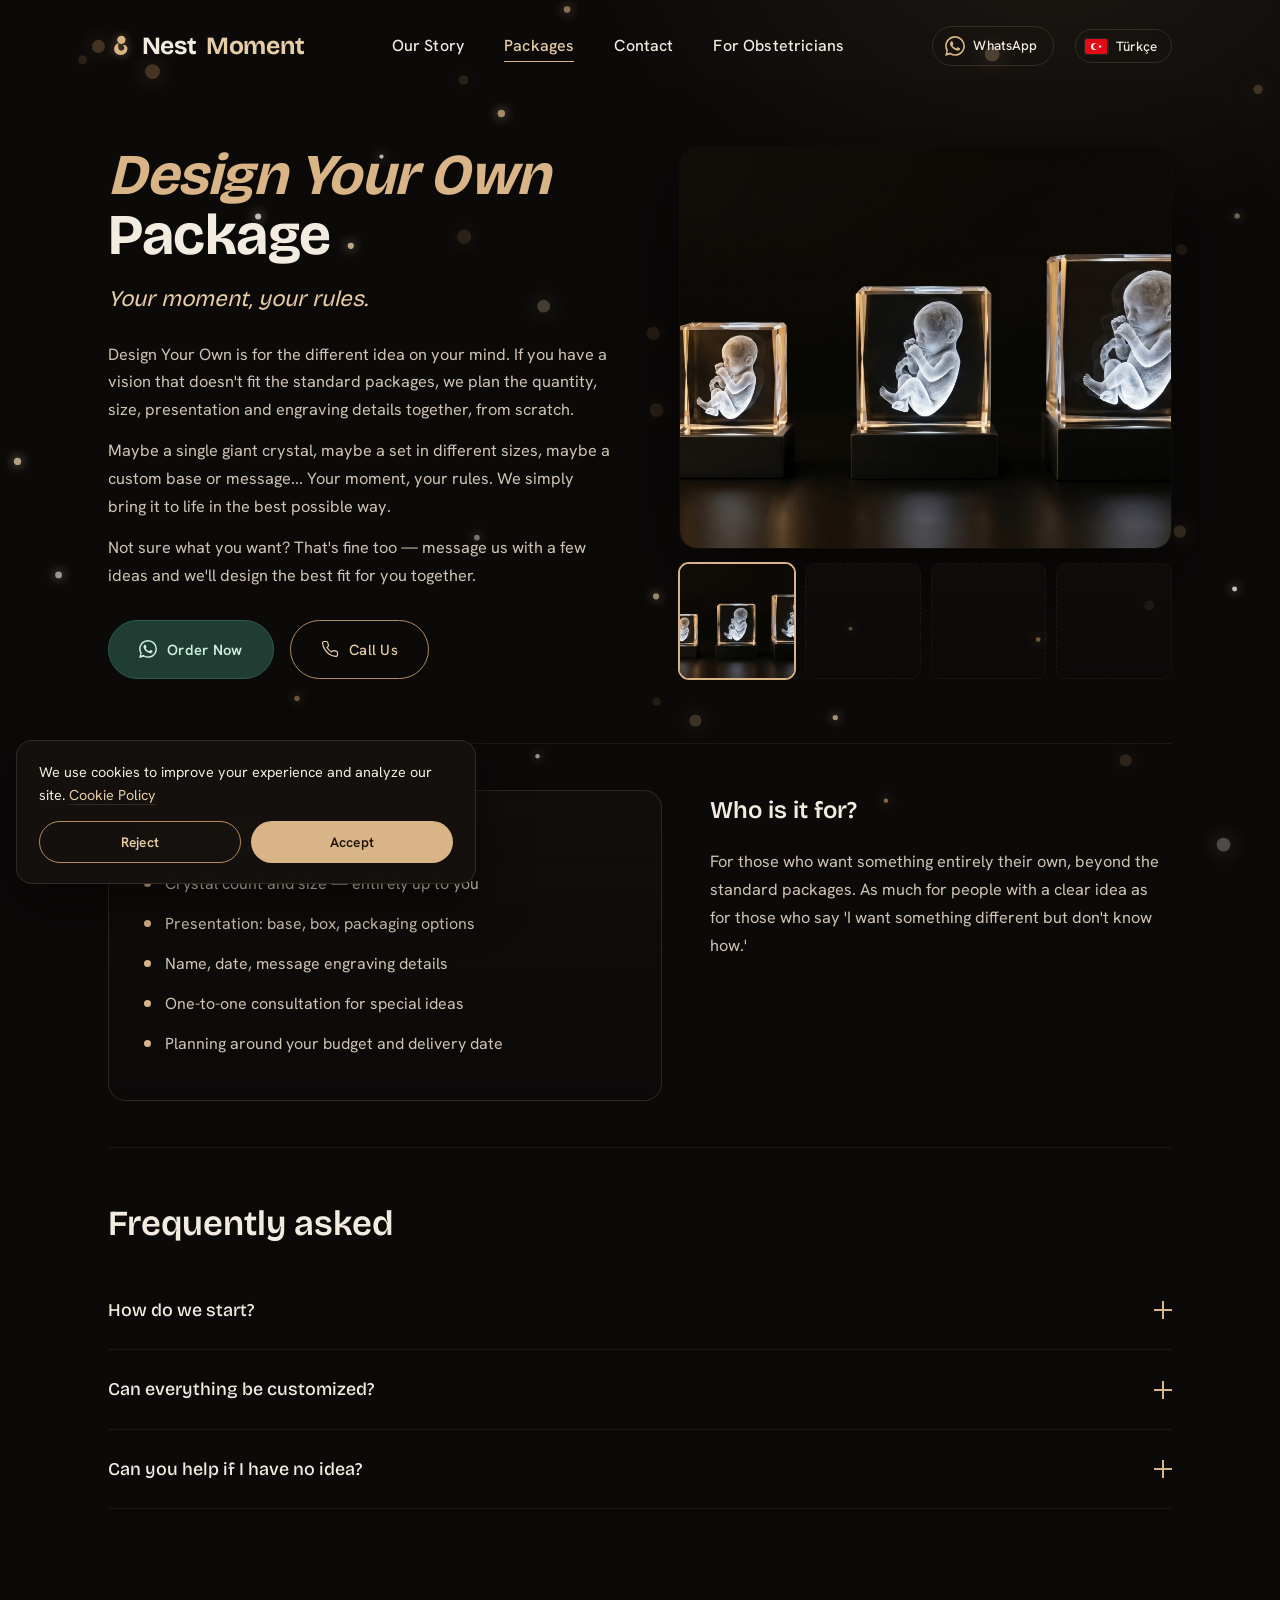
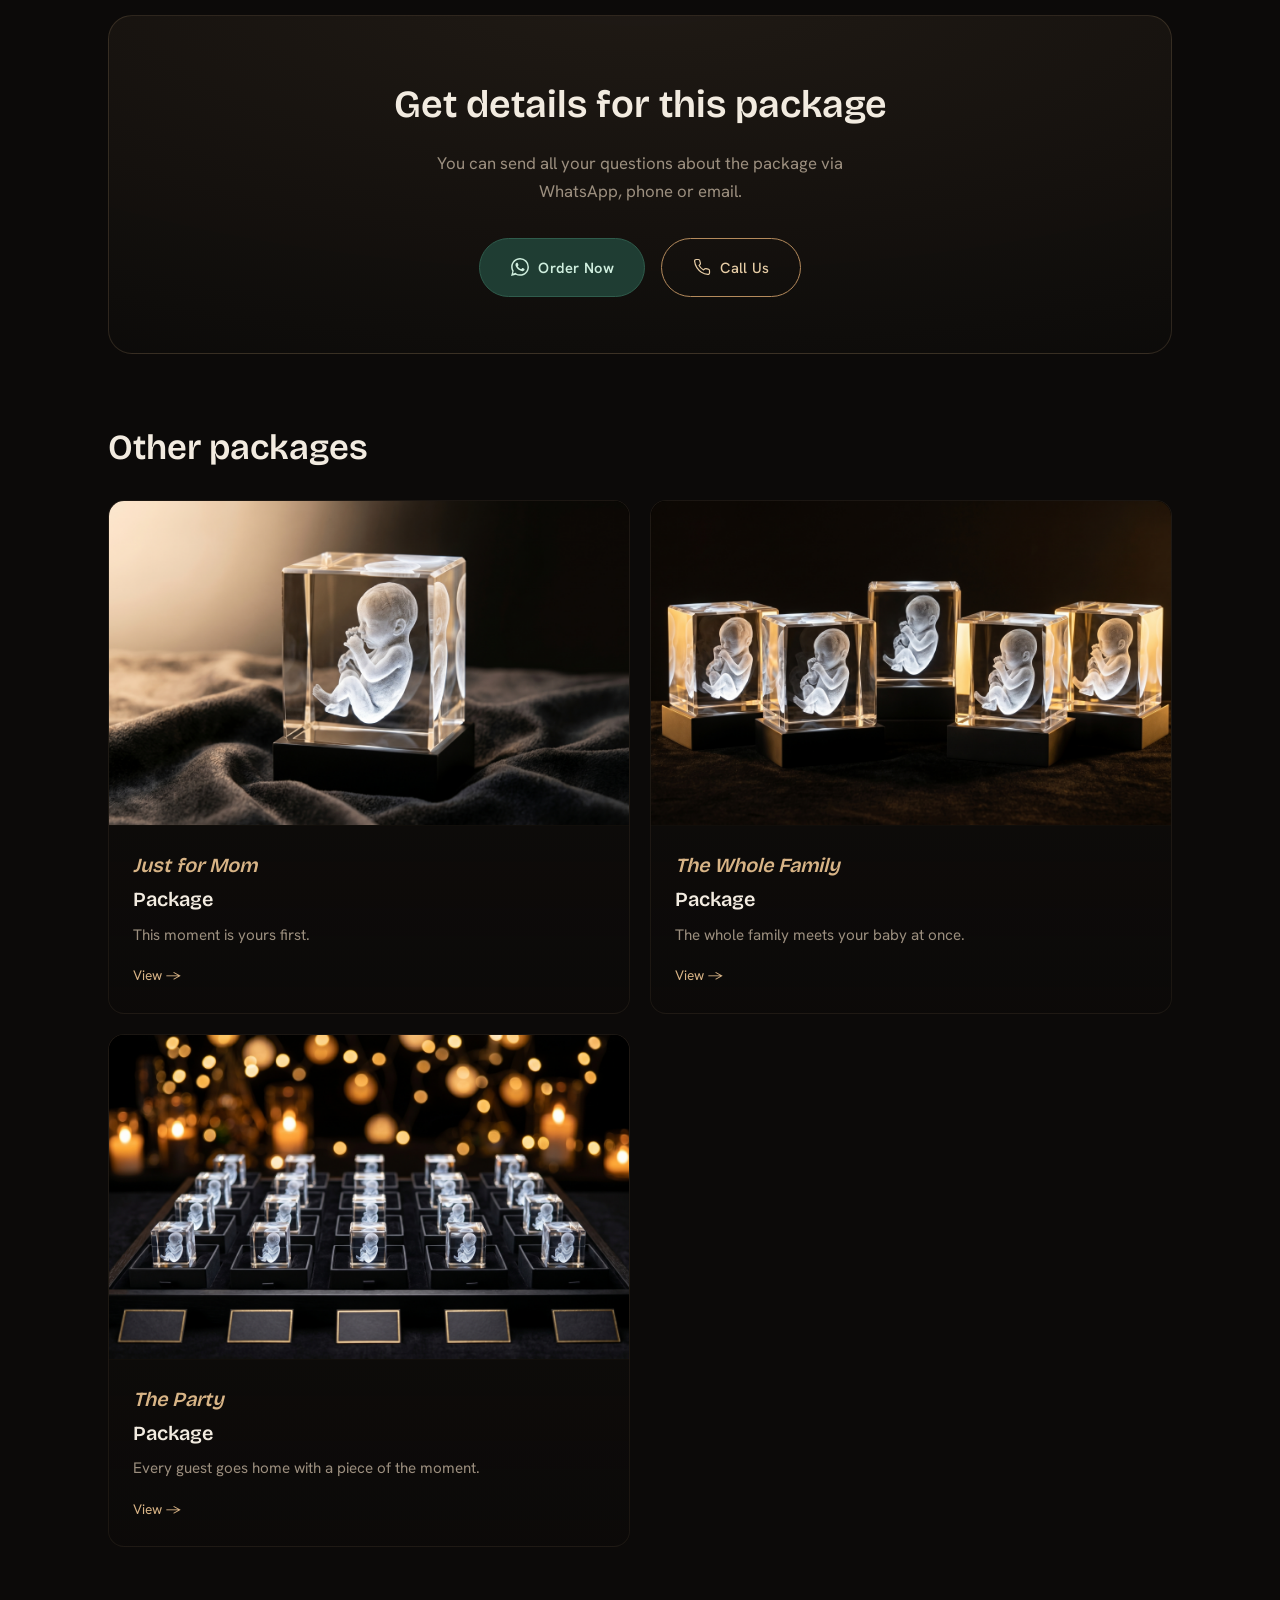
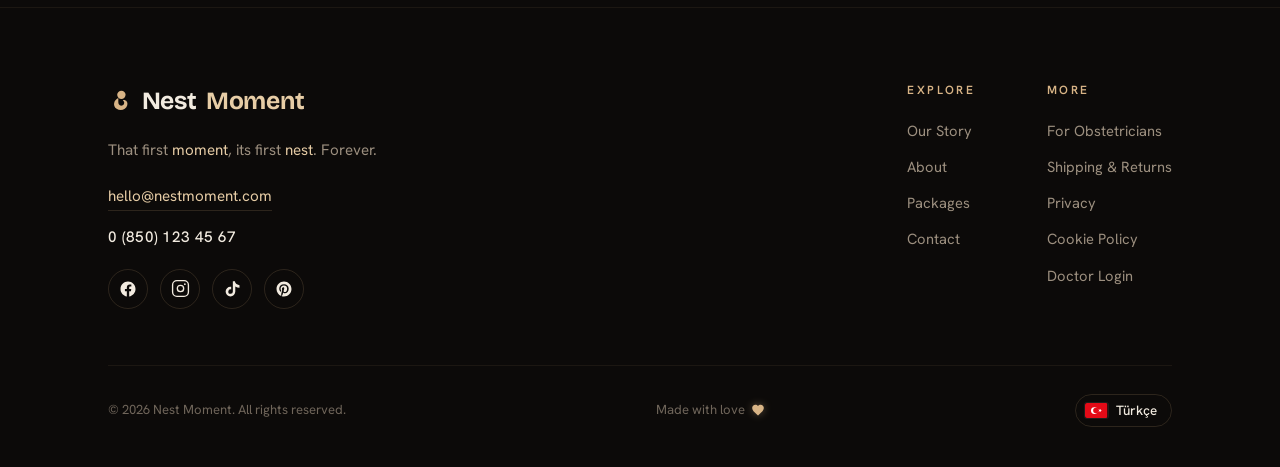
<file: paketler/kendi-anini-tasarla.html>
<!DOCTYPE html>
<html lang="en">
<head>
<meta charset="UTF-8" />
<meta name="viewport" content="width=device-width, initial-scale=1.0" />
<title>Design Your Own — Nest Moment</title>
<meta name="robots" content="index, follow" />
<link rel="icon" type="image/svg+xml" href="../images/favicon.svg" />
<link rel="preconnect" href="https://fonts.googleapis.com">
<link rel="preconnect" href="https://fonts.gstatic.com" crossorigin>
<link href="https://fonts.googleapis.com/css2?family=Bricolage+Grotesque:opsz,wght@12..96,400;12..96,500;12..96,600;12..96,700&family=Hanken+Grotesk:wght@400;500;600;700&display=swap" rel="stylesheet">
<link rel="stylesheet" href="paket.css">
</head>
<body>
<header id="header">
  <div class="wrap nav">
    <button class="burger" id="burger" aria-label="Menu"><span></span><span></span><span></span></button>
    <a href="../index.html" class="brand"><svg class="brand-emblem" viewBox="0 0 86 92" aria-hidden="true"><circle cx="48" cy="24" r="15"/><path d="M37 35 C20 42 16 64 31 74 C44 83 65 78 69 61 C72 49 64 41 53 43 C60 48 60 57 53 61 C44 66 36 59 37 49 Z"/></svg>Nest <span class="brand-m">Moment</span></a>
    <ul class="nav-links" id="navLinks">
      <li><a href="../index.html#how" data-i18n="nav.how">Nasıl Çalışır</a></li>
      <li><a href="../index.html#packages" class="active" data-i18n="nav.packages">Paketler</a></li>
      <li><a href="../index.html#contact" data-i18n="nav.contact">İletişim</a></li>
      <li><a href="../index.html#doctors" data-i18n="nav.doctors">Kadın Doğum Uzmanları İçin</a></li>
    </ul>
    <div class="nav-right">
      <a href="https://wa.me/905317941915" data-wa target="_blank" rel="noopener" class="nav-wa" aria-label="WhatsApp"><svg viewBox="0 0 24 24" fill="currentColor" width="20" height="20" aria-hidden="true"><path d="M.057 24l1.687-6.163a11.867 11.867 0 01-1.587-5.945C.16 5.335 5.495 0 12.05 0a11.817 11.817 0 018.413 3.488 11.824 11.824 0 013.48 8.414c-.003 6.557-5.338 11.892-11.893 11.892a11.9 11.9 0 01-5.688-1.448L.057 24zm6.597-3.807c1.676.995 3.276 1.591 5.392 1.592 5.448 0 9.886-4.434 9.889-9.885.002-5.462-4.415-9.89-9.881-9.892-5.452 0-9.887 4.434-9.889 9.884a9.86 9.86 0 001.51 5.26l-.999 3.648 3.978-1.039zm11.387-5.464c-.074-.124-.272-.198-.57-.347-.297-.149-1.758-.868-2.031-.967-.272-.099-.47-.149-.669.149-.198.297-.768.967-.941 1.165-.173.198-.347.223-.644.074-.297-.149-1.255-.462-2.39-1.475-.883-.788-1.48-1.761-1.653-2.059-.173-.297-.018-.458.13-.606.134-.133.297-.347.446-.521.151-.172.2-.296.3-.495.099-.198.05-.372-.025-.521-.075-.148-.669-1.611-.916-2.206-.242-.579-.487-.501-.669-.51l-.57-.01c-.198 0-.52.074-.792.372s-1.04 1.016-1.04 2.479 1.065 2.876 1.213 3.074c.149.198 2.095 3.2 5.076 4.487.709.306 1.263.489 1.694.626.712.226 1.36.194 1.872.118.571-.085 1.758-.719 2.006-1.413.248-.695.248-1.29.173-1.414z"/></svg><span data-i18n="nav.wa">WhatsApp</span></a>
      <button class="lang" id="langBtn"></button>
    </div>
  </div>
</header>

<main class="wrap">
  <section class="p-hero">
    <div class="p-hero-grid">
      <div class="p-hero-text reveal">
        <h1 data-i18n-html="p4n">Design Your Own</h1>
        <p class="p-tagline" data-i18n="p4t">Your moment, your rules.</p>
        <div class="p-hero-story">
          <p data-i18n="story1"></p>
          <p data-i18n="story2"></p>
          <p data-i18n="story3"></p>
        </div>
        <div class="p-hero-cta">
          <a href="https://wa.me/905317941915" data-wa target="_blank" rel="noopener" class="btn btn-wa">
            <svg viewBox="0 0 24 24" fill="currentColor" width="18" height="18" aria-hidden="true"><path d="M.057 24l1.687-6.163a11.867 11.867 0 01-1.587-5.945C.16 5.335 5.495 0 12.05 0a11.817 11.817 0 018.413 3.488 11.824 11.824 0 013.48 8.414c-.003 6.557-5.338 11.892-11.893 11.892a11.9 11.9 0 01-5.688-1.448L.057 24zm6.597-3.807c1.676.995 3.276 1.591 5.392 1.592 5.448 0 9.886-4.434 9.889-9.885.002-5.462-4.415-9.89-9.881-9.892-5.452 0-9.887 4.434-9.889 9.884a9.86 9.86 0 001.51 5.26l-.999 3.648 3.978-1.039zm11.387-5.464c-.074-.124-.272-.198-.57-.347-.297-.149-1.758-.868-2.031-.967-.272-.099-.47-.149-.669.149-.198.297-.768.967-.941 1.165-.173.198-.347.223-.644.074-.297-.149-1.255-.462-2.39-1.475-.883-.788-1.48-1.761-1.653-2.059-.173-.297-.018-.458.13-.606.134-.133.297-.347.446-.521.151-.172.2-.296.3-.495.099-.198.05-.372-.025-.521-.075-.148-.669-1.611-.916-2.206-.242-.579-.487-.501-.669-.51l-.57-.01c-.198 0-.52.074-.792.372s-1.04 1.016-1.04 2.479 1.065 2.876 1.213 3.074c.149.198 2.095 3.2 5.076 4.487.709.306 1.263.489 1.694.626.712.226 1.36.194 1.872.118.571-.085 1.758-.719 2.006-1.413.248-.695.248-1.29.173-1.414z"/></svg>
            <span data-i18n="cta.wa">Message on WhatsApp</span>
          </a>
          <a href="tel:+905317941915" class="btn btn-call"><svg width="18" height="18" viewBox="0 0 24 24" fill="none" stroke="currentColor" stroke-width="1.6" stroke-linecap="round" stroke-linejoin="round" aria-hidden="true"><path d="M22 16.92v3a2 2 0 0 1-2.18 2 19.8 19.8 0 0 1-8.63-3.07 19.5 19.5 0 0 1-6-6 19.8 19.8 0 0 1-3.07-8.67A2 2 0 0 1 4.11 2h3a2 2 0 0 1 2 1.72c.13.96.36 1.9.7 2.81a2 2 0 0 1-.45 2.11L8.09 9.91a16 16 0 0 0 6 6l1.27-1.27a2 2 0 0 1 2.11-.45c.91.34 1.85.57 2.81.7A2 2 0 0 1 22 16.92z"/></svg><span data-i18n="cta.call">Call Us</span></a>
        </div>
      </div>
      <div class="p-gallery2 reveal">
        <div class="p-gmain"><img id="galMain" src="../images/paket-4.jpeg" alt=""></div>
        <div class="p-gthumbs" id="galThumbs"></div>
      </div>
    </div>
  </section>

  <section class="p-sec reveal">
    <div class="p-two">
      <div class="p-card">
        <h3 data-i18n="sec.includes">What's included?</h3>
        <ul class="p-list">
          <li data-i18n="inc1"></li>
          <li data-i18n="inc2"></li>
          <li data-i18n="inc3"></li>
          <li data-i18n="inc4"></li>
          <li data-i18n="inc5"></li>
        </ul>
      </div>
      <div class="p-who">
        <h2 style="font-size:1.5rem" data-i18n="sec.who">Who is it for?</h2>
        <p data-i18n="whoText"></p>
      </div>
    </div>
  </section>

  <section class="p-sec p-faq reveal">
    <h2 data-i18n="sec.faq">Frequently asked</h2>
    <details><summary><span data-i18n="faqQ1"></span><span class="pm"></span></summary><div class="faq-a" data-i18n="faqA1"></div></details>
    <details><summary><span data-i18n="faqQ2"></span><span class="pm"></span></summary><div class="faq-a" data-i18n="faqA2"></div></details>
    <details><summary><span data-i18n="faqQ3"></span><span class="pm"></span></summary><div class="faq-a" data-i18n="faqA3"></div></details>
  </section>

  <section class="p-cta reveal">
    <h2 data-i18n="cta.title">Get details for this package</h2>
    <p data-i18n="cta.text">We share pricing and details personally via WhatsApp or phone.</p>
    <div class="p-cta-btns">
      <a href="https://wa.me/905317941915" data-wa target="_blank" rel="noopener" class="btn btn-wa">
        <svg viewBox="0 0 24 24" fill="currentColor" width="18" height="18" aria-hidden="true"><path d="M.057 24l1.687-6.163a11.867 11.867 0 01-1.587-5.945C.16 5.335 5.495 0 12.05 0a11.817 11.817 0 018.413 3.488 11.824 11.824 0 013.48 8.414c-.003 6.557-5.338 11.892-11.893 11.892a11.9 11.9 0 01-5.688-1.448L.057 24zm6.597-3.807c1.676.995 3.276 1.591 5.392 1.592 5.448 0 9.886-4.434 9.889-9.885.002-5.462-4.415-9.89-9.881-9.892-5.452 0-9.887 4.434-9.889 9.884a9.86 9.86 0 001.51 5.26l-.999 3.648 3.978-1.039zm11.387-5.464c-.074-.124-.272-.198-.57-.347-.297-.149-1.758-.868-2.031-.967-.272-.099-.47-.149-.669.149-.198.297-.768.967-.941 1.165-.173.198-.347.223-.644.074-.297-.149-1.255-.462-2.39-1.475-.883-.788-1.48-1.761-1.653-2.059-.173-.297-.018-.458.13-.606.134-.133.297-.347.446-.521.151-.172.2-.296.3-.495.099-.198.05-.372-.025-.521-.075-.148-.669-1.611-.916-2.206-.242-.579-.487-.501-.669-.51l-.57-.01c-.198 0-.52.074-.792.372s-1.04 1.016-1.04 2.479 1.065 2.876 1.213 3.074c.149.198 2.095 3.2 5.076 4.487.709.306 1.263.489 1.694.626.712.226 1.36.194 1.872.118.571-.085 1.758-.719 2.006-1.413.248-.695.248-1.29.173-1.414z"/></svg>
        <span data-i18n="cta.wa">Message on WhatsApp</span>
      </a>
      <a href="tel:+905317941915" class="btn btn-call"><svg width="18" height="18" viewBox="0 0 24 24" fill="none" stroke="currentColor" stroke-width="1.6" stroke-linecap="round" stroke-linejoin="round" aria-hidden="true"><path d="M22 16.92v3a2 2 0 0 1-2.18 2 19.8 19.8 0 0 1-8.63-3.07 19.5 19.5 0 0 1-6-6 19.8 19.8 0 0 1-3.07-8.67A2 2 0 0 1 4.11 2h3a2 2 0 0 1 2 1.72c.13.96.36 1.9.7 2.81a2 2 0 0 1-.45 2.11L8.09 9.91a16 16 0 0 0 6 6l1.27-1.27a2 2 0 0 1 2.11-.45c.91.34 1.85.57 2.81.7A2 2 0 0 1 22 16.92z"/></svg><span data-i18n="cta.call">Call Us</span></a>
    </div>
  </section>

  <section class="p-other reveal">
    <div class="p-other-head" data-i18n="other.title">Other packages</div>
    <div class="p-other-grid">
      <a class="p-ocard" href="anneye-ozel.html"><div class="p-ocard-img"><img src="../images/paket-1.jpeg" alt=""></div><div class="p-ocard-body"><div class="on" data-i18n-html="p1n">Just for Mom</div><div class="ot" data-i18n="p1t"></div><span class="om" data-i18n="other.more">View →</span></div></a>
      <a class="p-ocard" href="buyuk-aile.html"><div class="p-ocard-img"><img src="../images/paket2.jpeg" alt=""></div><div class="p-ocard-body"><div class="on" data-i18n-html="p2n">The Whole Family</div><div class="ot" data-i18n="p2t"></div><span class="om" data-i18n="other.more">View →</span></div></a>
      <a class="p-ocard" href="surpriz-parti.html"><div class="p-ocard-img"><img src="../images/paket3.jpeg" alt=""></div><div class="p-ocard-body"><div class="on" data-i18n-html="p3n">The Party</div><div class="ot" data-i18n="p3t"></div><span class="om" data-i18n="other.more">View →</span></div></a>
    </div>
  </section>
</main>

<footer>
  <div class="wrap">
    <div class="foot-grid">
      <div class="foot-brand">
        <a href="../index.html" class="brand"><svg viewBox="0 0 86 92" aria-hidden="true"><circle cx="48" cy="24" r="15"/><path d="M37 35 C20 42 16 64 31 74 C44 83 65 78 69 61 C72 49 64 41 53 43 C60 48 60 57 53 61 C44 66 36 59 37 49 Z"/></svg>Nest <span class="brand-m">Moment</span></a>
        <p data-i18n-html="footer.tagline">Your first moment. Forever.</p>
        <div class="foot-contact">
          <a href="mailto:hello@nestmoment.com" class="foot-mail">hello@nestmoment.com</a>
          <a href="tel:+908501234567" class="foot-phone">0 (850) 123 45 67</a>
          <div class="foot-social">
            <a href="https://www.facebook.com/nestmoment" target="_blank" rel="noopener" class="foot-soc" aria-label="Facebook"><svg width="18" height="18" viewBox="0 0 24 24" fill="currentColor" aria-hidden="true"><path d="M22 12.06C22 6.5 17.52 2 12 2S2 6.5 2 12.06c0 5.02 3.66 9.18 8.44 9.94v-7.03H7.9v-2.91h2.54V9.85c0-2.51 1.49-3.9 3.78-3.9 1.09 0 2.24.2 2.24.2v2.46h-1.26c-1.24 0-1.63.77-1.63 1.56v1.88h2.78l-.44 2.91h-2.34V22c4.78-.76 8.44-4.92 8.44-9.94z"/></svg></a>
            <a href="https://instagram.com/nestmoment" target="_blank" rel="noopener" class="foot-soc" aria-label="Instagram"><svg width="19" height="19" viewBox="0 0 24 24" fill="none" stroke="currentColor" stroke-width="1.7" stroke-linecap="round" stroke-linejoin="round" aria-hidden="true"><rect x="2" y="2" width="20" height="20" rx="5.5"/><circle cx="12" cy="12" r="4"/><circle cx="17.5" cy="6.5" r="1.1" fill="currentColor" stroke="none"/></svg></a>
            <a href="https://www.tiktok.com/@nestmoment" target="_blank" rel="noopener" class="foot-soc" aria-label="TikTok"><svg width="18" height="18" viewBox="0 0 24 24" fill="currentColor" aria-hidden="true"><path d="M12.53 1.5h3.4c.19 1.78 1.18 3.35 2.66 4.3a6.83 6.83 0 0 0 3.41 1.08v3.39a10.18 10.18 0 0 1-5.6-1.7v6.86a6.45 6.45 0 1 1-6.45-6.45c.33 0 .65.03.97.08v3.49a3.02 3.02 0 1 0 2.21 2.9V1.5z"/></svg></a>
            <a href="https://www.pinterest.com/nestmoment" target="_blank" rel="noopener" class="foot-soc" aria-label="Pinterest"><svg width="18" height="18" viewBox="0 0 24 24" fill="currentColor" aria-hidden="true"><path d="M12 2C6.48 2 2 6.48 2 12c0 4.24 2.64 7.86 6.36 9.32-.09-.79-.17-2 .03-2.86.18-.78 1.17-4.97 1.17-4.97s-.3-.6-.3-1.48c0-1.39.81-2.43 1.81-2.43.85 0 1.27.64 1.27 1.41 0 .86-.55 2.14-.83 3.33-.24 1 .5 1.81 1.48 1.81 1.78 0 3.14-1.88 3.14-4.58 0-2.39-1.72-4.07-4.18-4.07-2.85 0-4.52 2.13-4.52 4.34 0 .86.33 1.78.74 2.28.08.1.09.19.07.29-.08.32-.24.98-.27 1.11-.04.18-.14.22-.33.13-1.24-.58-2.01-2.38-2.01-3.83 0-3.12 2.27-5.99 6.54-5.99 3.43 0 6.1 2.45 6.1 5.72 0 3.41-2.15 6.16-5.13 6.16-1 0-1.95-.52-2.27-1.14l-.62 2.35c-.22.86-.83 1.94-1.24 2.6.93.29 1.92.44 2.95.44 5.52 0 10-4.48 10-10S17.52 2 12 2z"/></svg></a>
          </div>
        </div>
      </div>
      <div class="foot-cols">
                <div class="foot-col">
          <h4 data-i18n="footer.explore">Explore</h4>
          <a href="../index.html#how" data-i18n="nav.how">Our Story</a>
          <a href="../hakkimizda.html" data-i18n="nav.about">About</a>
          <a href="../index.html#packages" data-i18n="nav.packages">Packages</a>
          <a href="../iletisim.html" data-i18n="nav.contact">Contact</a>
        </div>
        <div class="foot-col">
          <h4 data-i18n="footer.more">More</h4>
          <a href="../index.html#doctors" data-i18n="nav.doctors">For Obstetricians</a>
          <a href="../teslimat-iade.html" data-i18n="footer.shipping">Shipping &amp; Returns</a>
          <a href="../kvkk.html" data-i18n="footer.privacy">Privacy</a>
          <a href="../cerez-politikasi.html" data-i18n="footer.cookies">Cookie Policy</a>
          <a href="../panel.html" data-i18n="nav.doctor_login">Doctor Login</a>
        </div>
      </div>
    </div>
    <div class="foot-bottom">
      <span data-i18n="footer.rights">© 2026 Nest Moment. All rights reserved.</span>
      <span class="foot-made"><span data-i18n="footer.made">Made with love</span><svg class="foot-heart" width="14" height="14" viewBox="0 0 24 24" fill="currentColor" aria-hidden="true"><path d="M12 21.35l-1.45-1.32C5.4 15.36 2 12.28 2 8.5 2 5.42 4.42 3 7.5 3c1.74 0 3.41.81 4.5 2.09C13.09 3.81 14.76 3 16.5 3 19.58 3 22 5.42 22 8.5c0 3.78-3.4 6.86-8.55 11.54L12 21.35z"/></svg></span>
      <button class="lang" id="langBtnFoot" aria-label="Language"></button>
    </div>
  </div>
</footer>

<script>
window.PKG_GALLERY = ["../images/paket-4.jpeg"];
window.PKG_WA = {
  tr:"Merhaba, Kendi Anını Tasarla paketi hakkında bilgi almak istiyorum.",
  en:"Hello, I'd like information about the Design Your Own package."
};
window.PAGE_I18N = {
  tr:{
    "doctitle":"Kendi Anını Tasarla — Nest Moment",
    "meta.count":"sana özel","meta.who":"Esnek",
    "story1":"Kendi Anını Tasarla, aklındaki farklı fikir için. Standart paketlere sığmayan bir hayalin varsa; adedi, boyutu, sunumu ve kazıma detaylarını birlikte, sıfırdan planlıyoruz.",
    "story2":"Belki tek bir dev kristal, belki farklı boyutlarda bir set, belki özel bir kaide ya da mesaj... Senin anın, senin kuralların. Biz sadece onu en iyi şekilde hayata geçiriyoruz.",
    "story3":"Ne istediğinden emin değilsen de sorun değil; birkaç fikirle bize yaz, birlikte sana en uygun olanı tasarlayalım.",
    "inc1":"Kristal adedi ve boyutu — tamamen sana göre",
    "inc2":"Sunum: kaide, kutu, ambalaj seçenekleri",
    "inc3":"İsim, tarih, mesaj kazıma detayları",
    "inc4":"Özel fikirler için birebir danışmanlık",
    "inc5":"Bütçe ve teslim tarihine göre planlama",
    "whoText":"Standart paketlerin dışında, tamamen kendine özgü bir şey isteyenler için. Net bir fikri olanlar kadar, 'farklı bir şey istiyorum ama nasıl bilmiyorum' diyenler için de.",
    "faqQ1":"Nasıl başlıyoruz?",
    "faqA1":"Aklındaki fikri ya da birkaç örneği WhatsApp'tan bize ilet; seninle konuşup adet, boyut ve sunumu netleştirerek sana özel bir plan çıkarıyoruz.",
    "faqQ2":"Her şey özelleştirilebilir mi?",
    "faqA2":"Büyük ölçüde evet. Kristal boyutundan kaideye, kazıma içeriğinden ambalaja kadar pek çok detayı birlikte şekillendirebiliriz.",
    "faqQ3":"Fikrim yoksa yardımcı olur musunuz?",
    "faqA3":"Kesinlikle. Ne için ve kime istediğini anlatman yeterli; sana birkaç öneri sunup en uygun tasarımı birlikte seçeriz."
  },
  en:{
    "doctitle":"Design Your Own — Nest Moment",
    "meta.count":"tailored to you","meta.who":"Flexible",
    "story1":"Design Your Own is for the different idea on your mind. If you have a vision that doesn't fit the standard packages, we plan the quantity, size, presentation and engraving details together, from scratch.",
    "story2":"Maybe a single giant crystal, maybe a set in different sizes, maybe a custom base or message... Your moment, your rules. We simply bring it to life in the best possible way.",
    "story3":"Not sure what you want? That's fine too — message us with a few ideas and we'll design the best fit for you together.",
    "inc1":"Crystal count and size — entirely up to you",
    "inc2":"Presentation: base, box, packaging options",
    "inc3":"Name, date, message engraving details",
    "inc4":"One-to-one consultation for special ideas",
    "inc5":"Planning around your budget and delivery date",
    "whoText":"For those who want something entirely their own, beyond the standard packages. As much for people with a clear idea as for those who say 'I want something different but don't know how.'",
    "faqQ1":"How do we start?",
    "faqA1":"Send us your idea or a few examples on WhatsApp; we talk it through and put together a custom plan by clarifying the count, size and presentation.",
    "faqQ2":"Can everything be customized?",
    "faqA2":"To a large extent, yes. From crystal size to base, from engraving content to packaging, we can shape many details together.",
    "faqQ3":"Can you help if I have no idea?",
    "faqA3":"Absolutely. Just tell us what it's for and who it's for; we'll offer a few suggestions and choose the best design together."
  }
};
</script>
<script src="paket.js"></script>
  <script src="../cookie.js"></script>
</body>
</html>
</file>
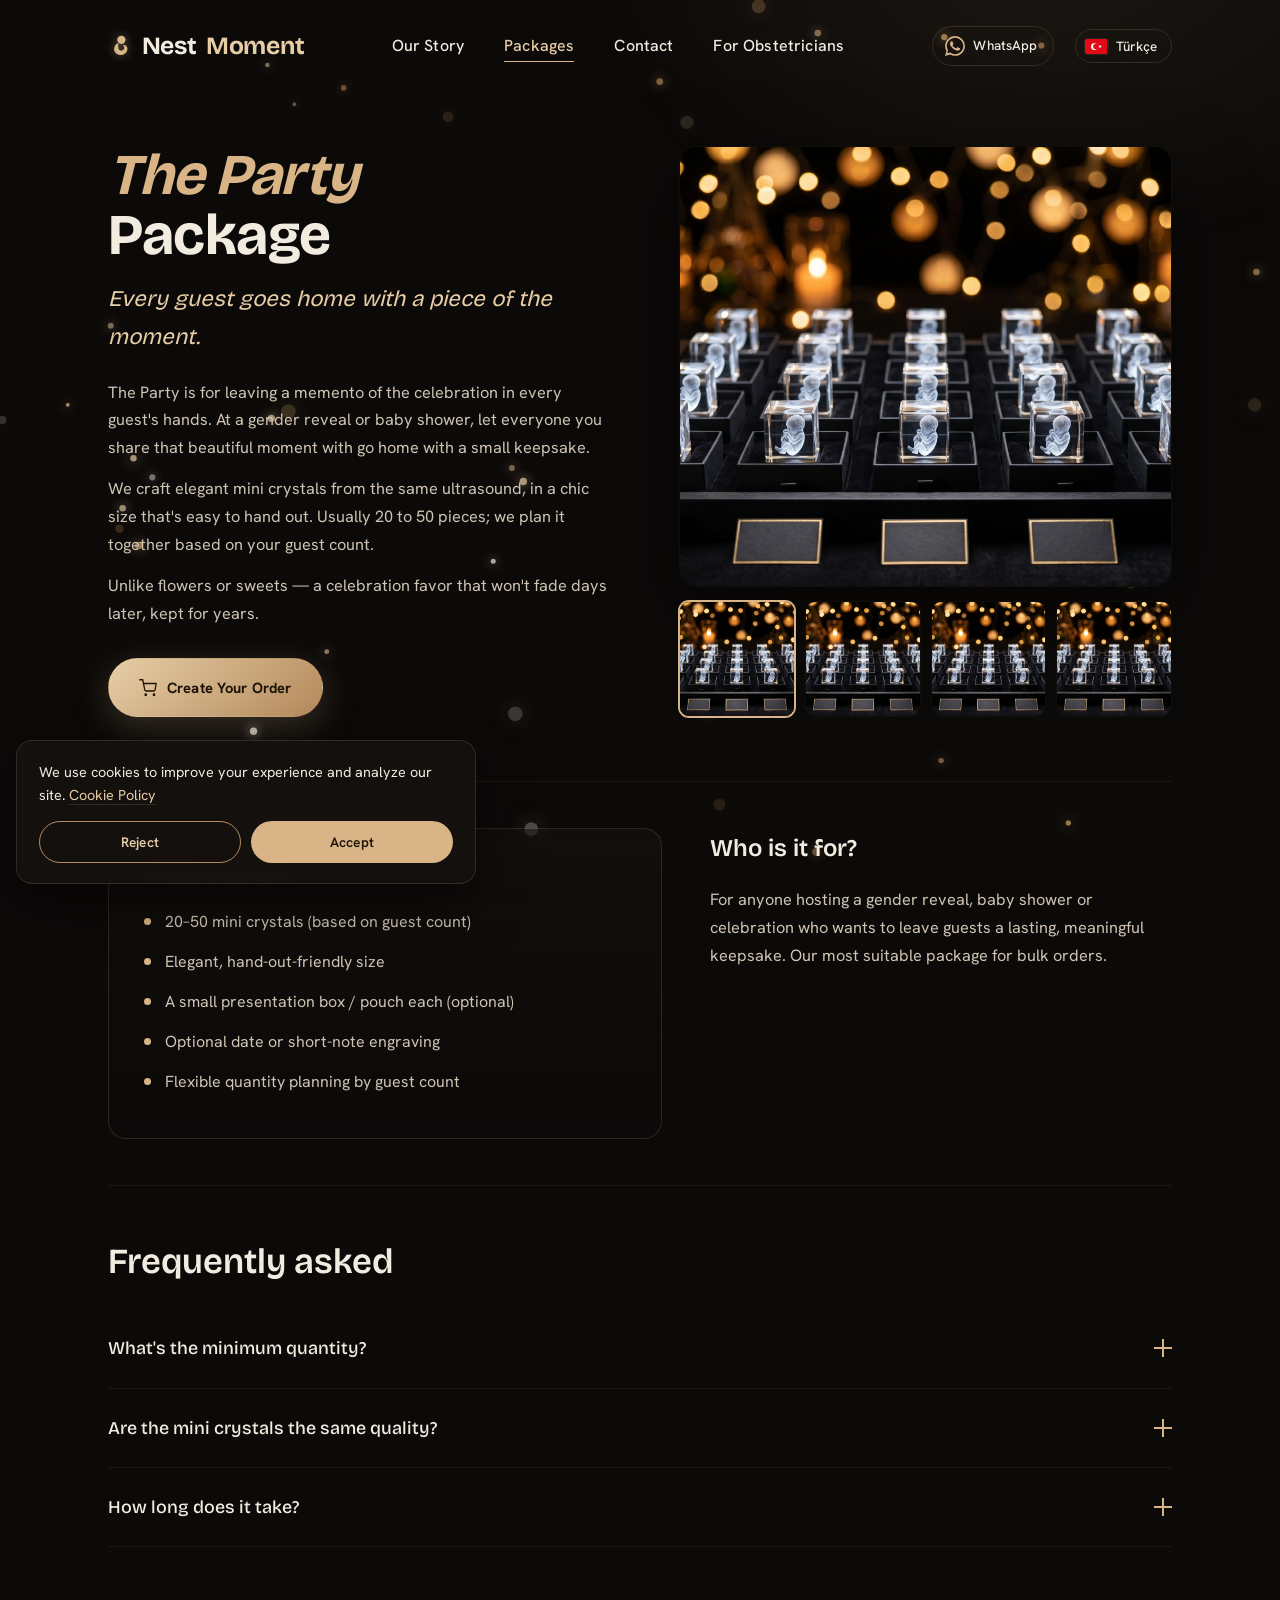
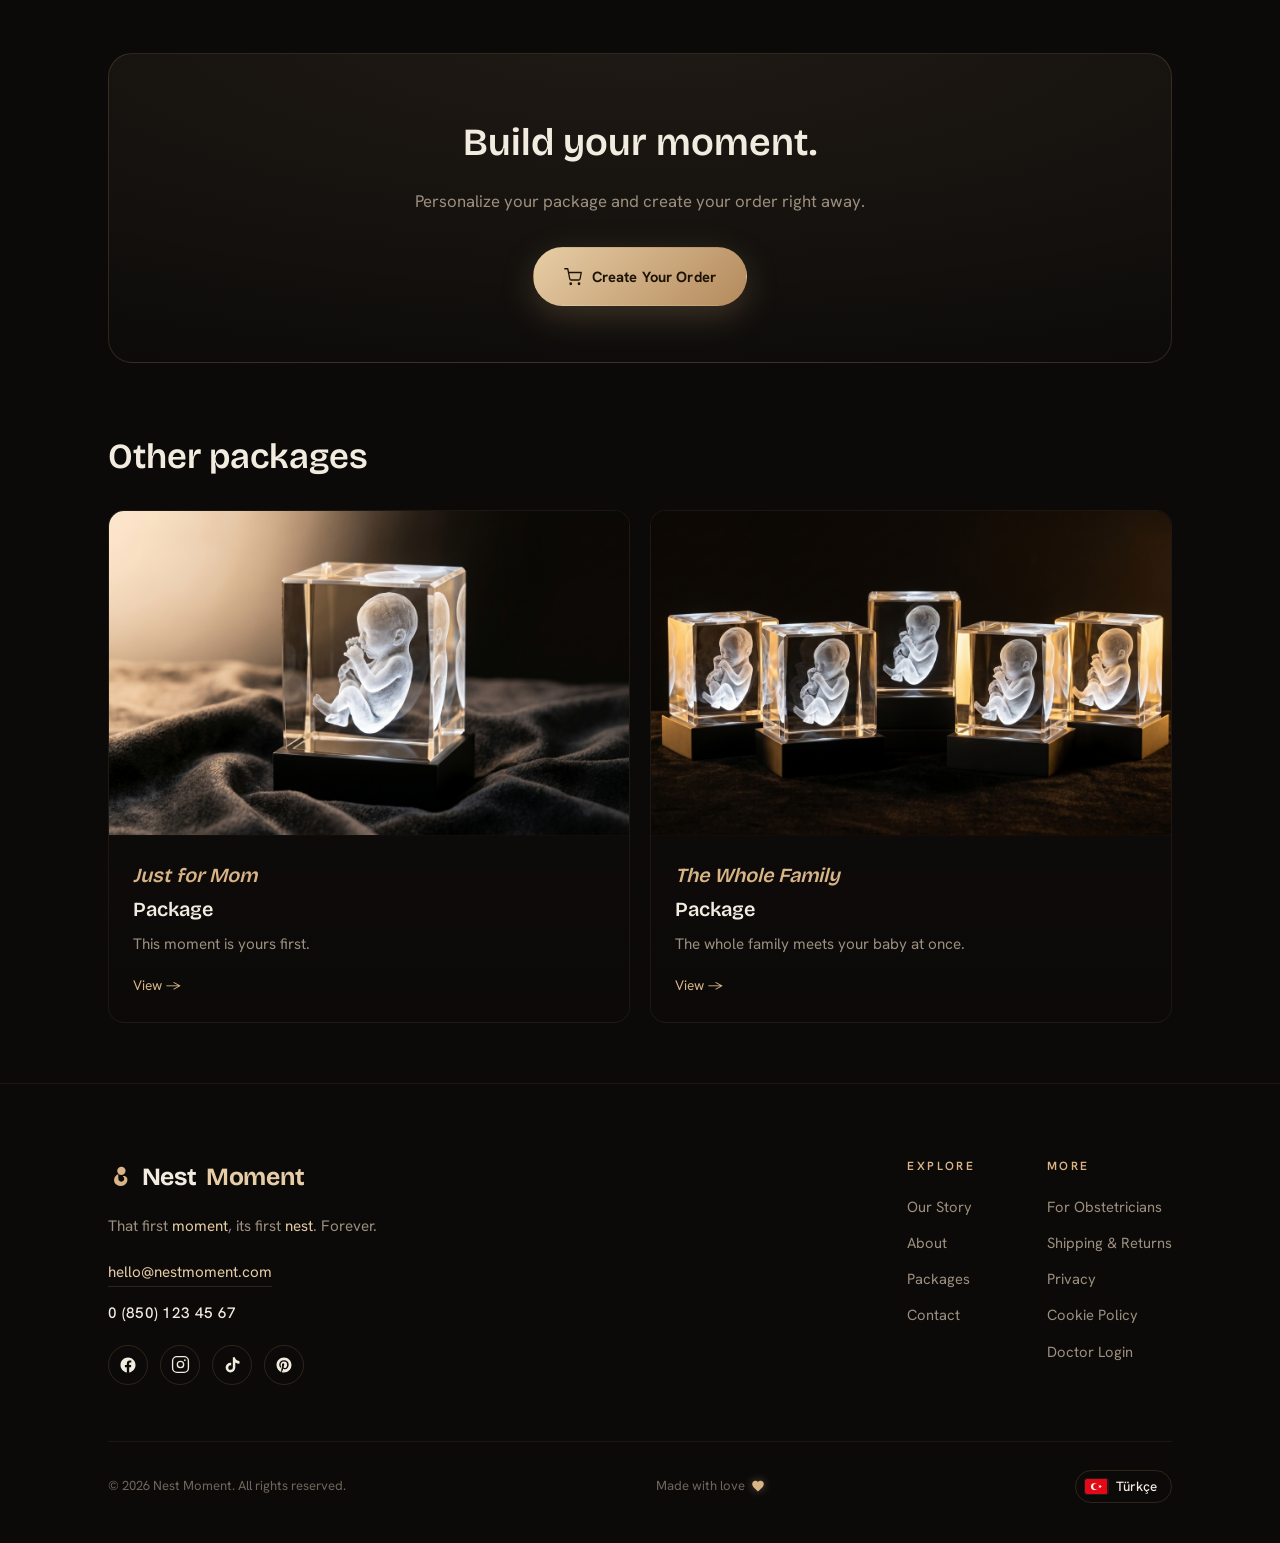
<file: paketler/surpriz-parti.html>
<!DOCTYPE html>
<html lang="en">
<head>
<meta charset="UTF-8" />
<meta name="viewport" content="width=device-width, initial-scale=1.0" />
<title>The Party — Nest Moment</title>
<meta name="robots" content="index, follow" />
<link rel="icon" type="image/svg+xml" href="../images/favicon.svg" />
<link rel="preconnect" href="https://fonts.googleapis.com">
<link rel="preconnect" href="https://fonts.gstatic.com" crossorigin>
<link href="https://fonts.googleapis.com/css2?family=Bricolage+Grotesque:opsz,wght@12..96,400;12..96,500;12..96,600;12..96,700&family=Hanken+Grotesk:wght@400;500;600;700&display=swap" rel="stylesheet">
<link rel="stylesheet" href="paket.css">
</head>
<body>
<header id="header">
  <div class="wrap nav">
    <button class="burger" id="burger" aria-label="Menu"><span></span><span></span><span></span></button>
    <a href="../index.html" class="brand"><svg class="brand-emblem" viewBox="0 0 86 92" aria-hidden="true"><circle cx="48" cy="24" r="15"/><path d="M37 35 C20 42 16 64 31 74 C44 83 65 78 69 61 C72 49 64 41 53 43 C60 48 60 57 53 61 C44 66 36 59 37 49 Z"/></svg>Nest <span class="brand-m">Moment</span></a>
    <ul class="nav-links" id="navLinks">
      <li><a href="../index.html#how" data-i18n="nav.how">Nasıl Çalışır</a></li>
      <li><a href="../index.html#packages" class="active" data-i18n="nav.packages">Paketler</a></li>
      <li><a href="../index.html#contact" data-i18n="nav.contact">İletişim</a></li>
      <li><a href="../index.html#doctors" data-i18n="nav.doctors">Kadın Doğum Uzmanları İçin</a></li>
    </ul>
    <div class="nav-right">
      <a href="https://wa.me/905317941915" data-wa target="_blank" rel="noopener" class="nav-wa" aria-label="WhatsApp"><svg viewBox="0 0 24 24" fill="currentColor" width="20" height="20" aria-hidden="true"><path d="M.057 24l1.687-6.163a11.867 11.867 0 01-1.587-5.945C.16 5.335 5.495 0 12.05 0a11.817 11.817 0 018.413 3.488 11.824 11.824 0 013.48 8.414c-.003 6.557-5.338 11.892-11.893 11.892a11.9 11.9 0 01-5.688-1.448L.057 24zm6.597-3.807c1.676.995 3.276 1.591 5.392 1.592 5.448 0 9.886-4.434 9.889-9.885.002-5.462-4.415-9.89-9.881-9.892-5.452 0-9.887 4.434-9.889 9.884a9.86 9.86 0 001.51 5.26l-.999 3.648 3.978-1.039zm11.387-5.464c-.074-.124-.272-.198-.57-.347-.297-.149-1.758-.868-2.031-.967-.272-.099-.47-.149-.669.149-.198.297-.768.967-.941 1.165-.173.198-.347.223-.644.074-.297-.149-1.255-.462-2.39-1.475-.883-.788-1.48-1.761-1.653-2.059-.173-.297-.018-.458.13-.606.134-.133.297-.347.446-.521.151-.172.2-.296.3-.495.099-.198.05-.372-.025-.521-.075-.148-.669-1.611-.916-2.206-.242-.579-.487-.501-.669-.51l-.57-.01c-.198 0-.52.074-.792.372s-1.04 1.016-1.04 2.479 1.065 2.876 1.213 3.074c.149.198 2.095 3.2 5.076 4.487.709.306 1.263.489 1.694.626.712.226 1.36.194 1.872.118.571-.085 1.758-.719 2.006-1.413.248-.695.248-1.29.173-1.414z"/></svg><span data-i18n="nav.wa">WhatsApp</span></a>
      <button class="lang" id="langBtn"></button>
    </div>
  </div>
</header>

<main class="wrap">
  <section class="p-hero">
    <div class="p-hero-grid">
      <div class="p-hero-text reveal">
        <h1 data-i18n-html="p3n">The Party</h1>
        <p class="p-tagline" data-i18n="p3t">Every guest goes home with a piece of the moment.</p>
        <div class="p-hero-story">
          <p data-i18n="story1"></p>
          <p data-i18n="story2"></p>
          <p data-i18n="story3"></p>
        </div>
        <div class="p-hero-cta">
          <a href="surpriz-parti-tasarla.html" class="btn btn-gold">
            <svg width="18" height="18" viewBox="0 0 24 24" fill="none" stroke="currentColor" stroke-width="1.7" stroke-linecap="round" stroke-linejoin="round" aria-hidden="true"><circle cx="9" cy="21" r="1"/><circle cx="20" cy="21" r="1"/><path d="M1 1h4l2.68 13.39a2 2 0 0 0 2 1.61h9.72a2 2 0 0 0 2-1.61L23 6H6"/></svg>
            <span data-i18n="cta.create">Siparişini Oluştur</span>
          </a>
        </div>
      </div>
      <div class="p-gallery2 reveal">
        <div class="p-gmain"><img id="galMain" src="../images/paket3.jpeg" alt=""></div>
        <div class="p-gthumbs" id="galThumbs"></div>
      </div>
    </div>
  </section>

  <section class="p-sec reveal">
    <div class="p-two">
      <div class="p-card">
        <h3 data-i18n="sec.includes">What's included?</h3>
        <ul class="p-list">
          <li data-i18n="inc1"></li>
          <li data-i18n="inc2"></li>
          <li data-i18n="inc3"></li>
          <li data-i18n="inc4"></li>
          <li data-i18n="inc5"></li>
        </ul>
      </div>
      <div class="p-who">
        <h2 style="font-size:1.5rem" data-i18n="sec.who">Who is it for?</h2>
        <p data-i18n="whoText"></p>
      </div>
    </div>
  </section>

  <section class="p-sec p-faq reveal">
    <h2 data-i18n="sec.faq">Frequently asked</h2>
    <details><summary><span data-i18n="faqQ1"></span><span class="pm"></span></summary><div class="faq-a" data-i18n="faqA1"></div></details>
    <details><summary><span data-i18n="faqQ2"></span><span class="pm"></span></summary><div class="faq-a" data-i18n="faqA2"></div></details>
    <details><summary><span data-i18n="faqQ3"></span><span class="pm"></span></summary><div class="faq-a" data-i18n="faqA3"></div></details>
  </section>

  <section class="p-cta reveal">
    <h2 data-i18n="create.title">İlk anını oluştur.</h2>
    <p data-i18n="create.text">Paketini kişiselleştir ve hemen siparişini oluştur.</p>
    <div class="p-cta-btns">
      <a href="surpriz-parti-tasarla.html" class="btn btn-gold">
        <svg width="18" height="18" viewBox="0 0 24 24" fill="none" stroke="currentColor" stroke-width="1.7" stroke-linecap="round" stroke-linejoin="round" aria-hidden="true"><circle cx="9" cy="21" r="1"/><circle cx="20" cy="21" r="1"/><path d="M1 1h4l2.68 13.39a2 2 0 0 0 2 1.61h9.72a2 2 0 0 0 2-1.61L23 6H6"/></svg>
        <span data-i18n="cta.create">Siparişini Oluştur</span>
      </a>
    </div>
  </section>

  <section class="p-other reveal">
    <div class="p-other-head" data-i18n="other.title">Other packages</div>
    <div class="p-other-grid">
      <a class="p-ocard" href="anneye-ozel.html"><div class="p-ocard-img"><img src="../images/paket-1.jpeg" alt=""></div><div class="p-ocard-body"><div class="on" data-i18n-html="p1n">Just for Mom</div><div class="ot" data-i18n="p1t"></div><span class="om" data-i18n="other.more">View →</span></div></a>
      <a class="p-ocard" href="buyuk-aile.html"><div class="p-ocard-img"><img src="../images/paket2.jpeg" alt=""></div><div class="p-ocard-body"><div class="on" data-i18n-html="p2n">The Whole Family</div><div class="ot" data-i18n="p2t"></div><span class="om" data-i18n="other.more">View →</span></div></a>
    </div>
  </section>
</main>

<footer>
  <div class="wrap">
    <div class="foot-grid">
      <div class="foot-brand">
        <a href="../index.html" class="brand"><svg viewBox="0 0 86 92" aria-hidden="true"><circle cx="48" cy="24" r="15"/><path d="M37 35 C20 42 16 64 31 74 C44 83 65 78 69 61 C72 49 64 41 53 43 C60 48 60 57 53 61 C44 66 36 59 37 49 Z"/></svg>Nest <span class="brand-m">Moment</span></a>
        <p data-i18n-html="footer.tagline">Your first moment. Forever.</p>
        <div class="foot-contact">
          <a href="mailto:hello@nestmoment.com" class="foot-mail">hello@nestmoment.com</a>
          <a href="tel:+908501234567" class="foot-phone">0 (850) 123 45 67</a>
          <div class="foot-social">
            <a href="https://www.facebook.com/nestmoment" target="_blank" rel="noopener" class="foot-soc" aria-label="Facebook"><svg width="18" height="18" viewBox="0 0 24 24" fill="currentColor" aria-hidden="true"><path d="M22 12.06C22 6.5 17.52 2 12 2S2 6.5 2 12.06c0 5.02 3.66 9.18 8.44 9.94v-7.03H7.9v-2.91h2.54V9.85c0-2.51 1.49-3.9 3.78-3.9 1.09 0 2.24.2 2.24.2v2.46h-1.26c-1.24 0-1.63.77-1.63 1.56v1.88h2.78l-.44 2.91h-2.34V22c4.78-.76 8.44-4.92 8.44-9.94z"/></svg></a>
            <a href="https://instagram.com/nestmoment" target="_blank" rel="noopener" class="foot-soc" aria-label="Instagram"><svg width="19" height="19" viewBox="0 0 24 24" fill="none" stroke="currentColor" stroke-width="1.7" stroke-linecap="round" stroke-linejoin="round" aria-hidden="true"><rect x="2" y="2" width="20" height="20" rx="5.5"/><circle cx="12" cy="12" r="4"/><circle cx="17.5" cy="6.5" r="1.1" fill="currentColor" stroke="none"/></svg></a>
            <a href="https://www.tiktok.com/@nestmoment" target="_blank" rel="noopener" class="foot-soc" aria-label="TikTok"><svg width="18" height="18" viewBox="0 0 24 24" fill="currentColor" aria-hidden="true"><path d="M12.53 1.5h3.4c.19 1.78 1.18 3.35 2.66 4.3a6.83 6.83 0 0 0 3.41 1.08v3.39a10.18 10.18 0 0 1-5.6-1.7v6.86a6.45 6.45 0 1 1-6.45-6.45c.33 0 .65.03.97.08v3.49a3.02 3.02 0 1 0 2.21 2.9V1.5z"/></svg></a>
            <a href="https://www.pinterest.com/nestmoment" target="_blank" rel="noopener" class="foot-soc" aria-label="Pinterest"><svg width="18" height="18" viewBox="0 0 24 24" fill="currentColor" aria-hidden="true"><path d="M12 2C6.48 2 2 6.48 2 12c0 4.24 2.64 7.86 6.36 9.32-.09-.79-.17-2 .03-2.86.18-.78 1.17-4.97 1.17-4.97s-.3-.6-.3-1.48c0-1.39.81-2.43 1.81-2.43.85 0 1.27.64 1.27 1.41 0 .86-.55 2.14-.83 3.33-.24 1 .5 1.81 1.48 1.81 1.78 0 3.14-1.88 3.14-4.58 0-2.39-1.72-4.07-4.18-4.07-2.85 0-4.52 2.13-4.52 4.34 0 .86.33 1.78.74 2.28.08.1.09.19.07.29-.08.32-.24.98-.27 1.11-.04.18-.14.22-.33.13-1.24-.58-2.01-2.38-2.01-3.83 0-3.12 2.27-5.99 6.54-5.99 3.43 0 6.1 2.45 6.1 5.72 0 3.41-2.15 6.16-5.13 6.16-1 0-1.95-.52-2.27-1.14l-.62 2.35c-.22.86-.83 1.94-1.24 2.6.93.29 1.92.44 2.95.44 5.52 0 10-4.48 10-10S17.52 2 12 2z"/></svg></a>
          </div>
        </div>
      </div>
      <div class="foot-cols">
                <div class="foot-col">
          <h4 data-i18n="footer.explore">Explore</h4>
          <a href="../index.html#how" data-i18n="nav.how">Our Story</a>
          <a href="../hakkimizda.html" data-i18n="nav.about">About</a>
          <a href="../index.html#packages" data-i18n="nav.packages">Packages</a>
          <a href="../iletisim.html" data-i18n="nav.contact">Contact</a>
        </div>
        <div class="foot-col">
          <h4 data-i18n="footer.more">More</h4>
          <a href="../index.html#doctors" data-i18n="nav.doctors">For Obstetricians</a>
          <a href="../teslimat-iade.html" data-i18n="footer.shipping">Shipping &amp; Returns</a>
          <a href="../kvkk.html" data-i18n="footer.privacy">Privacy</a>
          <a href="../cerez-politikasi.html" data-i18n="footer.cookies">Cookie Policy</a>
          <a href="../panel.html" data-i18n="nav.doctor_login">Doctor Login</a>
        </div>
      </div>
    </div>
    <div class="foot-bottom">
      <span data-i18n="footer.rights">© 2026 Nest Moment. All rights reserved.</span>
      <span class="foot-made"><span data-i18n="footer.made">Made with love</span><svg class="foot-heart" width="14" height="14" viewBox="0 0 24 24" fill="currentColor" aria-hidden="true"><path d="M12 21.35l-1.45-1.32C5.4 15.36 2 12.28 2 8.5 2 5.42 4.42 3 7.5 3c1.74 0 3.41.81 4.5 2.09C13.09 3.81 14.76 3 16.5 3 19.58 3 22 5.42 22 8.5c0 3.78-3.4 6.86-8.55 11.54L12 21.35z"/></svg></span>
      <button class="lang" id="langBtnFoot" aria-label="Language"></button>
    </div>
  </div>
</footer>

<script>
window.PKG_GALLERY = ["../images/paket3.jpeg","../images/paket3.jpeg","../images/paket3.jpeg","../images/paket3.jpeg"];
window.PKG_WA = {
  tr:"Merhaba, Sürpriz Parti paketi hakkında bilgi almak istiyorum.",
  en:"Hello, I'd like information about The Party package."
};
window.PAGE_I18N = {
  tr:{
    "doctitle":"Sürpriz Parti — Nest Moment",
    "meta.count":"mini · ~20–50","meta.who":"Misafirler için",
    "story1":"Sürpriz Parti, kutlamanın anısını her davetlinin elinde bırakmak için. Cinsiyet partisi ya da baby shower'da, o güzel anı paylaştığın herkes evine küçük bir hatırayla dönsün.",
    "story2":"Zarif mini kristalleri, aynı ultrason görüntüsünden, dağıtmaya uygun şık bir boyutta hazırlıyoruz. Genellikle 20 ila 50 adet; davetli sayına göre birlikte planlıyoruz.",
    "story3":"Çiçekten ya da şekerden farklı; günler sonra solmayan, yıllarca saklanacak bir kutlama hediyesi.",
    "inc1":"20–50 adet mini kristal (davetli sayına göre)",
    "inc2":"Dağıtıma uygun zarif boyut",
    "inc3":"Her birine küçük sunum kutusu / kese (opsiyonel)",
    "inc4":"İsteğe bağlı tarih ya da kısa not kazıması",
    "inc5":"Davetli sayına göre esnek adet planlama",
    "whoText":"Cinsiyet partisi, baby shower ya da bir kutlama düzenleyip misafirlerine kalıcı, anlamlı bir hatıra bırakmak isteyenler için. Toplu siparişe en uygun paketimiz.",
    "faqQ1":"En az kaç adet sipariş verebilirim?",
    "faqA1":"Sürpriz Parti toplu bir pakettir; genellikle 20 adetten başlar ve davetli sayına göre 50 ve üzerine çıkabilir. Net adedi birlikte belirleriz.",
    "faqQ2":"Mini kristaller de aynı kalitede mi?",
    "faqA2":"Evet. Boyutları daha küçük olsa da aynı optik kristal ve aynı beyaz kazıma kalitesiyle hazırlanır.",
    "faqQ3":"Hazırlık ne kadar sürer?",
    "faqA3":"Adet arttığı için hazırlık süresi sipariş büyüklüğüne göre değişir; tarihini bize önceden bildirirsen partine yetiştirmek için birlikte planlarız."
,
    "create.title":"İlk anını oluştur.",
    "create.text":"Paketini kişiselleştir ve hemen siparişini oluştur.",
    "cta.create":"Siparişini Oluştur"
  },
  en:{
    "doctitle":"The Party — Nest Moment",
    "meta.count":"mini · ~20–50","meta.who":"For guests",
    "story1":"The Party is for leaving a memento of the celebration in every guest's hands. At a gender reveal or baby shower, let everyone you share that beautiful moment with go home with a small keepsake.",
    "story2":"We craft elegant mini crystals from the same ultrasound, in a chic size that's easy to hand out. Usually 20 to 50 pieces; we plan it together based on your guest count.",
    "story3":"Unlike flowers or sweets — a celebration favor that won't fade days later, kept for years.",
    "inc1":"20–50 mini crystals (based on guest count)",
    "inc2":"Elegant, hand-out-friendly size",
    "inc3":"A small presentation box / pouch each (optional)",
    "inc4":"Optional date or short-note engraving",
    "inc5":"Flexible quantity planning by guest count",
    "whoText":"For anyone hosting a gender reveal, baby shower or celebration who wants to leave guests a lasting, meaningful keepsake. Our most suitable package for bulk orders.",
    "faqQ1":"What's the minimum quantity?",
    "faqA1":"The Party is a bulk package; it usually starts at 20 pieces and can go up to 50 or more depending on your guest count. We set the exact number together.",
    "faqQ2":"Are the mini crystals the same quality?",
    "faqA2":"Yes. Though smaller, they're made with the same optical crystal and the same white-engraving quality.",
    "faqQ3":"How long does it take?",
    "faqA3":"Because of the higher quantity, lead time depends on order size; tell us your date in advance and we'll plan together to have it ready for your party."
,
    "create.title":"Build your moment.",
    "create.text":"Personalize your package and create your order right away.",
    "cta.create":"Create Your Order"
  }
};
</script>
<script src="paket.js"></script>
  <script src="../cookie.js"></script>
</body>
</html>
</file>
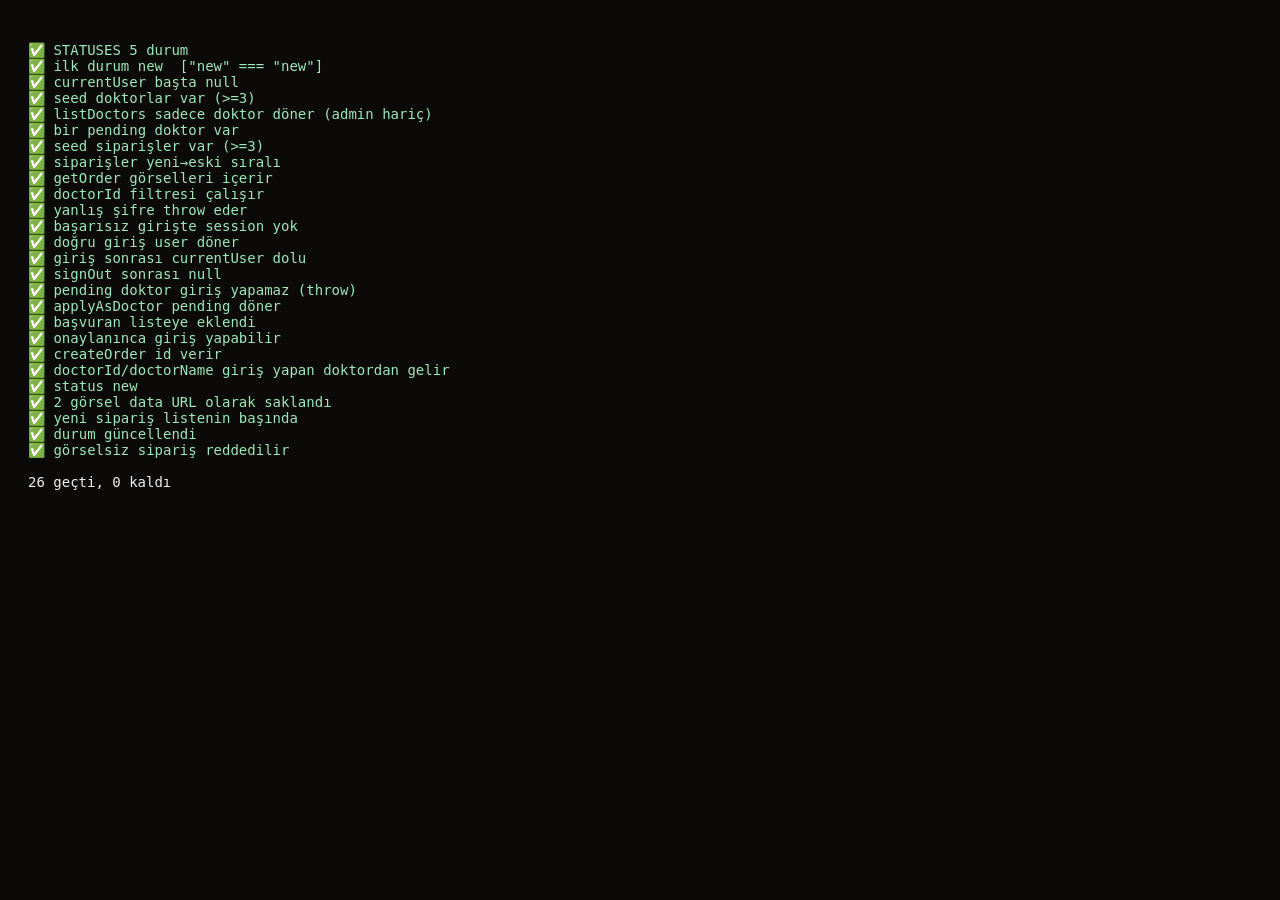
<file: panel/test.html>
<!DOCTYPE html>
<html lang="tr"><head><meta charset="UTF-8"><title>DataLayer Testleri</title>
<style>body{background:#0c0a09;color:#eee;font:14px monospace;padding:20px}
.ok{color:#9be8b8}.fail{color:#ff9a9a}</style></head>
<body><pre id="out"></pre>
<script src="data.js"></script>
<script>
const out=document.getElementById('out'); let pass=0,fail=0;
function log(c,s){const span=document.createElement('span');span.className=c;span.textContent=s+'\n';out.appendChild(span);}
function ok(name,cond){cond?(pass++,log('ok','✅ '+name)):(fail++,log('fail','❌ '+name));}
function eq(name,a,b){ok(name+'  ['+JSON.stringify(a)+' === '+JSON.stringify(b)+']',JSON.stringify(a)===JSON.stringify(b));}
async function reset(){localStorage.clear();DataLayer._reseed();}

(async function(){
  // --- Task 2: okuma ---
  await reset();
  ok('STATUSES 5 durum', DataLayer.STATUSES.length===5);
  eq('ilk durum new', DataLayer.STATUSES[0].key, 'new');
  ok('currentUser başta null', DataLayer.currentUser()===null);
  const docs=await DataLayer.listDoctors();
  ok('seed doktorlar var (>=3)', docs.length>=3);
  ok('listDoctors sadece doktor döner (admin hariç)', docs.every(d=>d.role==='doctor'));
  ok('bir pending doktor var', docs.some(d=>d.status==='pending'));
  const all=await DataLayer.listOrders({});
  ok('seed siparişler var (>=3)', all.length>=3);
  ok('siparişler yeni→eski sıralı',
     all.every((o,i)=> i===0 || all[i-1].createdAt>=o.createdAt));
  const one=await DataLayer.getOrder(all[0].id);
  ok('getOrder görselleri içerir', Array.isArray(one.images));
  const byDoc=await DataLayer.listOrders({doctorId: all[0].doctorId});
  ok('doctorId filtresi çalışır', byDoc.every(o=>o.doctorId===all[0].doctorId));

  // --- Task 3: auth ---
  await reset();
  let signedErr=null;
  try{ await DataLayer.signIn('ayse@ornek.com','yanlis'); }catch(e){ signedErr=e; }
  ok('yanlış şifre throw eder', !!signedErr);
  ok('başarısız girişte session yok', DataLayer.currentUser()===null);
  const u=await DataLayer.signIn('ayse@ornek.com','doktor123');
  ok('doğru giriş user döner', u && u.role==='doctor');
  ok('giriş sonrası currentUser dolu', DataLayer.currentUser() && DataLayer.currentUser().id===u.id);
  await DataLayer.signOut();
  ok('signOut sonrası null', DataLayer.currentUser()===null);

  let pendErr=null;
  try{ await DataLayer.signIn('zeynep@ornek.com','doktor123'); }catch(e){ pendErr=e; }
  ok('pending doktor giriş yapamaz (throw)', !!pendErr);

  const newDoc=await DataLayer.applyAsDoctor({name:'Dr. Test',email:'test@ornek.com',phone:'0500',password:'x'});
  ok('applyAsDoctor pending döner', newDoc.status==='pending' && newDoc.role==='doctor');
  const docs2=await DataLayer.listDoctors();
  ok('başvuran listeye eklendi', docs2.some(d=>d.email==='test@ornek.com'));
  await DataLayer.setDoctorStatus(newDoc.id,'active');
  const after=await DataLayer.signIn('test@ornek.com','x');
  ok('onaylanınca giriş yapabilir', after && after.status==='active');

  // --- Task 4: createOrder + updateOrderStatus ---
  await reset();
  await DataLayer.signIn('ayse@ornek.com','doktor123');
  // küçük gerçek PNG File üret (1x1) — küçültme yolunu tetikler
  function tinyFile(name){
    const c=document.createElement('canvas');c.width=4;c.height=4;
    const b=atob(c.toDataURL('image/png').split(',')[1]);
    const arr=new Uint8Array(b.length);for(let i=0;i<b.length;i++)arr[i]=b.charCodeAt(i);
    return new File([arr],name,{type:'image/png'});
  }
  const created=await DataLayer.createOrder({anneAdi:'Test Anne',gebelikHaftasi:30},
                                            [tinyFile('a.png'),tinyFile('b.png')]);
  ok('createOrder id verir', !!created.id);
  ok('doctorId/doctorName giriş yapan doktordan gelir', created.doctorName==='Dr. Ayşe Yılmaz');
  ok('status new', created.status==='new');
  ok('2 görsel data URL olarak saklandı',
     created.images.length===2 && created.images.every(im=>/^data:image\//.test(im.dataUrl)));
  const mine=await DataLayer.listOrders({doctorId:created.doctorId});
  ok('yeni sipariş listenin başında', mine[0].id===created.id);

  await DataLayer.updateOrderStatus(created.id,'in_production');
  const upd=await DataLayer.getOrder(created.id);
  ok('durum güncellendi', upd.status==='in_production');

  let noFileErr=null;
  try{ await DataLayer.createOrder({anneAdi:'X',gebelikHaftasi:20},[]); }catch(e){ noFileErr=e; }
  ok('görselsiz sipariş reddedilir', !!noFileErr);

  log(pass+fail-pass? '': '', '\n'+pass+' geçti, '+fail+' kaldı');
})();
</script></body></html>
</file>
<file: panel/panel.css>
:root{
  --bg:#0c0a09; --panel:#15110f; --sidebar:#1a1614;
  --gold:#d8b486; --cream:#f2ebe0; --line:#ffffff15; --soft:#ffffff08;
  --st-new:#9db8ff; --st-rev:#c6a8ff; --st-prod:#ffd98a; --st-done:#9be8b8; --st-cancel:#9a9a9a;
  --radius:10px; --display:'Bricolage Grotesque',sans-serif; --body:'Hanken Grotesk',sans-serif;
  --content-max:980px;
}
*{box-sizing:border-box}
body{margin:0;background:var(--bg);color:var(--cream);font-family:var(--body);
  -webkit-font-smoothing:antialiased}
button{font-family:inherit;cursor:pointer}
input,select,textarea{font-family:inherit}
.btn{background:var(--gold);color:#0c0a09;border:none;border-radius:8px;padding:10px 16px;
  font-weight:700;font-size:14px}
.btn:hover{filter:brightness(1.06)}
.btn-ghost{background:transparent;color:var(--gold);border:1px solid #d8b48655;border-radius:8px;font-weight:700}
input:focus,select:focus,textarea:focus{outline:none;border-color:var(--gold)}
.field{margin-bottom:14px}
.field label{display:block;opacity:.75;font-size:13px;margin-bottom:6px}
.field input,.field select,.field textarea{width:100%;background:#ffffff10;border:1px solid var(--line);
  color:var(--cream);border-radius:8px;padding:10px 12px;font-size:14px}
.muted{opacity:.6}
.err{color:#ff9a9a;font-size:13px;margin:8px 0;min-height:18px}

/* --- Giriş ekranı --- */
.auth-wrap{min-height:100vh;display:flex;align-items:center;justify-content:center;padding:24px}
.auth-card{width:100%;max-width:340px;text-align:center}
.auth-logo{font-size:34px;line-height:0}
.emblem{fill:var(--gold)}
.auth-logo .emblem{width:46px;height:auto;display:inline-block}
.brand .emblem{width:22px;height:auto;flex:none}
.auth-brand{font-family:var(--display);color:var(--gold);font-weight:700;font-size:20px;margin-top:4px}
.auth-sub{opacity:.6;font-size:12px;margin-bottom:24px}
.auth-card .field{text-align:left}
.auth-links{margin-top:14px;font-size:13px}
.auth-links a{color:var(--gold);cursor:pointer}
.auth-divider{border-top:1px solid var(--line);margin-top:14px;padding-top:14px}

/* --- Dashboard kabuğu --- */
.shell{display:flex;min-height:100vh}
.sidebar{width:210px;background:var(--sidebar);padding:18px 14px;display:flex;flex-direction:column;
  gap:6px;flex:none;border-right:1px solid var(--line)}
.sidebar .brand{font-family:var(--display);color:var(--gold);font-weight:700;margin-bottom:14px;
  display:flex;align-items:center;gap:6px;font-size:15px;white-space:nowrap}
.badge-admin{font-size:9px;background:var(--gold);color:#0c0a09;padding:1px 6px;border-radius:8px}
.nav-item{padding:9px 11px;border-radius:7px;color:var(--cream);opacity:.7;font-size:14px;
  display:flex;align-items:center;gap:8px;border:none;background:transparent;text-align:left;width:100%}
.nav-item.active{background:#d8b48622;color:var(--gold);opacity:1}
.nav-count{margin-left:auto;background:#ff7a7a;color:#0c0a09;font-size:10px;font-weight:700;
  padding:0 6px;border-radius:9px}
.nav-foot{margin-top:auto;border-top:1px solid var(--line);padding-top:10px;font-size:12px;opacity:.7}
.content{flex:1;min-width:0;padding:22px}
/* içeriği rahat bir kolonda ortala — geniş ekranda sola yapışmasın */
.content>*{max-width:var(--content-max);margin-inline:auto}
.page-head{display:flex;align-items:center;gap:10px;margin-bottom:16px;flex-wrap:wrap}
.page-head h1{font-family:var(--display);font-size:20px;margin:0}
.page-head .btn{margin-left:auto}

/* --- Liste --- */
.search{width:100%;background:var(--soft);border:1px solid var(--line);color:var(--cream);
  border-radius:8px;padding:9px 12px;margin-bottom:14px;font-size:13px}
.row{display:flex;align-items:center;gap:12px;background:var(--soft);border:1px solid var(--line);
  border-radius:var(--radius);padding:12px;margin-bottom:9px;cursor:pointer}
.row:hover{background:#ffffff12}
.row .thumb{width:40px;height:40px;border-radius:6px;object-fit:cover;background:#ffffff15;flex:none}
.row .meta{flex:1;min-width:0}
.row .meta .name{font-weight:600}
.row .meta .sub{opacity:.6;font-size:12px}
.empty{opacity:.55;text-align:center;padding:40px 0}

/* --- Durum etiketleri --- */
.status{padding:4px 11px;border-radius:14px;font-size:12px;font-weight:600;white-space:nowrap;
  border:1px solid currentColor}
.status[data-s="new"]{color:var(--st-new)} .status[data-s="reviewing"]{color:var(--st-rev)}
.status[data-s="in_production"]{color:var(--st-prod)} .status[data-s="completed"]{color:var(--st-done)}
.status[data-s="cancelled"]{color:var(--st-cancel)}
select.status{background:#ffffff10}

/* --- Form / yükleme --- */
.uploader{border:1px dashed #d8b48655;border-radius:8px;padding:14px;text-align:center}
.uploader.drag{background:#d8b48612}
.previews{display:flex;flex-wrap:wrap;gap:8px;margin-top:10px}
.previews .pv{position:relative;width:64px;height:64px}
.previews .pv img{width:100%;height:100%;object-fit:cover;border-radius:6px}
.previews .pv button{position:absolute;top:-6px;right:-6px;width:20px;height:20px;border-radius:50%;
  border:none;background:#000;color:#fff;font-size:12px;line-height:1}
.checkbox{display:flex;gap:9px;align-items:flex-start;font-size:13px;opacity:.85;margin:14px 0}
.checkbox input{margin-top:2px}

/* --- Detay --- */
.detail-imgs{display:grid;grid-template-columns:repeat(auto-fill,minmax(150px,1fr));gap:10px;margin:14px 0}
.detail-imgs img{width:100%;border-radius:8px}
.kv{display:flex;gap:8px;margin-bottom:6px;font-size:14px}
.kv .k{opacity:.6;min-width:130px}

/* --- Filtreler --- */
.filters{margin-left:auto;display:flex;gap:8px;flex-wrap:wrap}
.filters select{background:var(--soft);border:1px solid var(--line);color:var(--cream);
  border-radius:7px;padding:6px 9px;font-size:13px}

/* --- Banner --- */
.banner{background:#ff7a7a18;border:1px solid #ff7a7a33;border-radius:8px;padding:12px;
  display:flex;align-items:center;gap:10px;margin-bottom:16px}
.banner .btn{margin-left:auto;padding:6px 13px}

/* --- Tablet: içerik kolonu kenar boşluklarını daralt --- */
@media(max-width:1024px){
  .content{padding:20px}
}

/* --- Tablet & mobil: sidebar üst-bara dönüşür --- */
@media(max-width:820px){
  .shell{flex-direction:column;min-height:auto}
  .sidebar{width:auto;flex-direction:row;flex-wrap:wrap;align-items:center;gap:8px;
    padding:12px 14px;border-right:none;border-bottom:1px solid var(--line)}
  .sidebar .brand{margin:0 6px 0 0;white-space:nowrap}
  .nav-item{width:auto}                 /* yatay barda pill gibi dursun */
  .nav-foot{margin:0 0 0 auto;border:none;padding:0}
  .content{padding:16px}
  .page-head h1{font-size:18px}
  .filters{width:100%;margin-left:0}    /* filtreler alt satıra tam genişlik */
  .filters select{flex:1;min-width:0}
  .kv{flex-direction:column;gap:2px}
  .kv .k{min-width:0}
}

@media(max-width:420px){
  .row{gap:9px;padding:10px}
  .status{padding:4px 9px;font-size:11px}
}
</file>
<file: paketler/paket.css>
:root{
  --bg:#0c0a09;--panel:#15110e;--gold:#d8b486;--gold-soft:#e7cda6;--gold-deep:#b48a5c;--cream:#f2ebe0;
  --muted:#9c8f7f;--muted-2:#6f655a;--line:rgba(216,180,134,.16);--line-soft:rgba(216,180,134,.08);
  --display:"Bricolage Grotesque",sans-serif;--body:"Hanken Grotesk",sans-serif;
}
*{box-sizing:border-box;margin:0;padding:0}
html{scroll-behavior:smooth}
body{background:var(--bg);color:var(--cream);font-family:var(--body);font-weight:400;line-height:1.7;-webkit-font-smoothing:antialiased;overflow-x:hidden}
body::before{content:"";position:fixed;inset:0;z-index:0;pointer-events:none;
  background:radial-gradient(800px 520px at 82% -6%,rgba(216,180,134,.08),transparent 60%)}
.wrap{max-width:1120px;margin:0 auto;padding:0 28px;position:relative;z-index:2}
a{color:inherit}
.site-canvas{position:fixed;inset:0;width:100%;height:100%;z-index:1;pointer-events:none}

/* HEADER — identical to homepage */
body{padding-top:92px}
header{position:fixed;top:0;left:0;right:0;z-index:50;transition:background .5s ease,border-color .5s ease,backdrop-filter .5s;border-bottom:1px solid transparent}
header.scrolled{background:rgba(12,10,9,.82);backdrop-filter:blur(14px);border-bottom:1px solid var(--line-soft)}
.nav{display:flex;align-items:center;justify-content:space-between;height:92px}
.brand{font-family:var(--display);font-weight:700;font-size:1.55rem;letter-spacing:-.3px;color:var(--cream);text-decoration:none;display:flex;align-items:center;gap:.6rem;white-space:nowrap}
.brand-emblem{width:24px;height:26px;flex:none;fill:var(--gold);filter:drop-shadow(0 0 5px rgba(216,180,134,.45))}
.brand svg{width:24px;height:26px;fill:var(--gold)}
.brand-m{color:var(--gold-soft)}
.nav-links{display:flex;align-items:center;gap:2.5rem;list-style:none}
.nav-links a{color:var(--cream);text-decoration:none;font-size:1rem;font-weight:500;letter-spacing:.01em;transition:color .3s;position:relative}
.nav-links a:hover{color:var(--gold-soft)}
.nav-links a::after{content:"";position:absolute;left:0;bottom:-6px;width:0;height:1px;background:var(--gold);transition:width .3s}
.nav-links a:hover::after{width:100%}
.nav-links a.active{color:var(--gold-soft)}
.nav-links a.active::after{width:100%}
.nav-right{display:flex;align-items:center;gap:1.3rem}
.nav-wa{display:inline-flex;align-items:center;gap:.5rem;height:40px;padding:0 1rem 0 .8rem;border-radius:40px;
  border:1px solid var(--line);color:var(--cream);text-decoration:none;font-family:var(--body);font-weight:500;font-size:.84rem;letter-spacing:.01em;transition:.3s}
.nav-wa svg{color:var(--gold);flex-shrink:0}
.nav-wa:hover{border-color:var(--gold);background:rgba(216,180,134,.10);color:var(--gold);transform:translateY(-1px)}
.lang{display:inline-flex;align-items:center;gap:.5rem;background:none;border:1px solid var(--line);color:var(--cream);font-family:var(--body);font-weight:500;
  font-size:.84rem;letter-spacing:.01em;padding:.45rem .85rem .45rem .55rem;border-radius:40px;cursor:pointer;transition:.3s;white-space:nowrap}
.lang:hover{border-color:var(--gold);color:var(--gold)}
.lang svg{height:15px;width:auto;border-radius:2px;display:block;flex-shrink:0;box-shadow:0 0 0 1px rgba(255,255,255,.08)}
.burger{display:none;background:none;border:none;cursor:pointer;width:30px;height:22px;position:relative}
.burger span{position:absolute;left:0;width:100%;height:1.5px;background:var(--cream);transition:.3s}
.burger span:nth-child(1){top:0}.burger span:nth-child(2){top:10px}.burger span:nth-child(3){top:20px}
.wa-fab{display:none;align-items:center;justify-content:center;position:fixed;right:16px;bottom:16px;z-index:60;
  width:58px;height:58px;border-radius:50%;background:#25D366;color:#fff;
  box-shadow:0 8px 22px rgba(0,0,0,.4);will-change:transform,box-shadow;
  animation:wa-pulse 2.2s ease-out infinite,wa-wiggle 5s ease-in-out infinite}
.wa-fab:active{filter:brightness(.92)}
.wa-fab svg{width:31px;height:31px}
@keyframes wa-pulse{
  0%{box-shadow:0 8px 22px rgba(0,0,0,.4),0 0 0 0 rgba(37,211,102,.5)}
  70%{box-shadow:0 8px 22px rgba(0,0,0,.4),0 0 0 18px rgba(37,211,102,0)}
  100%{box-shadow:0 8px 22px rgba(0,0,0,.4),0 0 0 0 rgba(37,211,102,0)}}
@keyframes wa-wiggle{
  0%,82%,100%{transform:rotate(0) scale(1)}
  86%{transform:rotate(-13deg) scale(1.06)}
  90%{transform:rotate(11deg) scale(1.06)}
  94%{transform:rotate(-7deg) scale(1.03)}}
@media(prefers-reduced-motion:reduce){.wa-fab{animation:none}}

/* BUTTONS */
.btn{display:inline-flex;align-items:center;gap:.6rem;cursor:pointer;text-decoration:none;font-family:var(--body);
  font-weight:500;font-size:.92rem;letter-spacing:.02em;padding:1rem 1.9rem;border-radius:50px;transition:.35s ease;border:1px solid transparent}
.btn .arrow{transition:transform .35s}
.btn:hover .arrow{transform:translateX(4px)}
.btn-gold{background:linear-gradient(135deg,var(--gold-soft),var(--gold-deep));color:#1c1306;font-weight:700;letter-spacing:.01em;box-shadow:0 10px 34px rgba(216,180,134,.22)}
.btn-gold:hover{transform:translateY(-2px);box-shadow:0 16px 44px rgba(216,180,134,.34)}
.btn-call{border:1px solid var(--gold-deep);color:var(--gold-soft)}
.btn-call:hover{background:rgba(216,180,134,.10);border-color:var(--gold);transform:translateY(-2px)}
.btn-wa{background:#1f3d33;border:1px solid #2f5c4c;color:#cfeede;font-weight:600}
.btn-wa:hover{background:#26493c;border-color:var(--gold);transform:translateY(-2px)}
.btn-wa svg{flex-shrink:0}

/* REVEAL */
.reveal{opacity:0;transform:translateY(24px);transition:opacity .8s ease,transform .8s ease}
.reveal.in{opacity:1;transform:none}

/* HERO */
.p-hero{padding:54px 0 64px}
.p-hero-grid{display:grid;grid-template-columns:1.05fr 1fr;gap:54px;align-items:stretch}
.p-gallery2{display:flex;flex-direction:column;gap:14px;min-height:360px}
.p-gmain{flex:1;min-height:0;border-radius:18px;overflow:hidden;border:1px solid var(--line-soft);background:#000;box-shadow:0 30px 80px rgba(0,0,0,.5)}
.p-gmain img{width:100%;height:100%;object-fit:cover;display:block}
.p-gthumbs{display:flex;gap:10px}
.p-thumb{flex:1;aspect-ratio:1/1;border-radius:10px;overflow:hidden;border:1px solid var(--line-soft);background:#000;cursor:pointer;padding:0;transition:.25s}
.p-thumb img{width:100%;height:100%;object-fit:cover;display:block}
.p-thumb:hover{border-color:var(--line);transform:translateY(-2px)}
.p-thumb.active{border-color:var(--gold);box-shadow:0 0 0 1px var(--gold)}
.p-thumb.ph{cursor:default;border-style:dashed;background:linear-gradient(180deg,rgba(21,17,14,.5),rgba(12,10,9,.2))}
.p-thumb.ph:hover{transform:none;border-color:var(--line-soft)}
.p-meta{display:flex;gap:.6rem;flex-wrap:wrap;margin-bottom:1.1rem}
.p-meta span{font-size:.72rem;letter-spacing:.12em;text-transform:uppercase;color:var(--gold);
  border:1px solid var(--line);border-radius:30px;padding:.4rem .8rem}
.p-hero h1{font-family:var(--display);font-weight:700;font-style:italic;font-size:clamp(2.3rem,5vw,3.6rem);line-height:1.04;letter-spacing:-.5px;color:var(--gold)}
.p-suffix{display:block;font-style:normal;color:var(--cream)}
.p-tagline{font-family:var(--display);font-weight:400;font-size:clamp(1.1rem,2.2vw,1.4rem);color:var(--gold-soft);margin:.9rem 0 1.4rem;font-style:italic}
.p-hero-story{margin:0 0 1.9rem}
.p-hero-story p{color:#cfc4b4;font-size:1.02rem;line-height:1.7;margin-bottom:.85rem;max-width:56ch}
.p-hero-story p:last-child{margin-bottom:0}
.p-hero-cta{display:flex;gap:1rem;flex-wrap:wrap}

/* SECTIONS */
.p-sec{padding:46px 0;border-top:1px solid var(--line-soft)}
.p-sec h2{font-family:var(--display);font-weight:600;font-size:clamp(1.6rem,3.5vw,2.2rem);color:var(--cream);margin-bottom:1.1rem}
.p-sec h2 .an{color:var(--gold-deep)}
.p-story p{color:#cfc4b4;font-size:1.06rem;max-width:62ch;margin-bottom:1rem}

/* INCLUDES / WHO */
.p-two{display:grid;grid-template-columns:1.2fr 1fr;gap:48px;align-items:start}
.p-card{border:1px solid var(--line);border-radius:18px;padding:30px 32px;background:linear-gradient(180deg,rgba(21,17,14,.6),rgba(12,10,9,.2))}
.p-card h3{font-family:var(--display);font-weight:600;font-size:1.2rem;color:var(--gold-soft);margin-bottom:1rem}
.p-list{list-style:none}
.p-list li{position:relative;padding-left:24px;color:#cfc4b4;margin-bottom:.8rem;font-size:1rem}
.p-list li::before{content:"";position:absolute;left:3px;top:10px;width:7px;height:7px;border-radius:50%;background:var(--gold)}
.p-who p{color:#cfc4b4;font-size:1.02rem}

/* GALLERY */
.p-gallery{display:grid;grid-template-columns:repeat(3,1fr);gap:18px}
.p-gph{aspect-ratio:4/3;border-radius:14px;border:1px dashed var(--line);background:linear-gradient(180deg,rgba(21,17,14,.5),rgba(12,10,9,.2));
  display:flex;align-items:center;justify-content:center;color:var(--muted-2);font-size:.85rem;letter-spacing:.05em}
.p-gph img{width:100%;height:100%;object-fit:cover;border-radius:14px;display:block}

/* FAQ */
.p-faq details{border-bottom:1px solid var(--line-soft);padding:6px 0}
.p-faq summary{list-style:none;cursor:pointer;display:flex;justify-content:space-between;align-items:center;gap:18px;
  padding:18px 0;font-family:var(--display);font-weight:500;font-size:1.12rem;color:var(--cream)}
.p-faq summary::-webkit-details-marker{display:none}
.p-faq .pm{width:18px;height:18px;position:relative;flex-shrink:0}
.p-faq .pm::before,.p-faq .pm::after{content:"";position:absolute;background:var(--gold);transition:.3s}
.p-faq .pm::before{top:8px;left:0;width:18px;height:2px}
.p-faq .pm::after{top:0;left:8px;width:2px;height:18px}
.p-faq details[open] .pm::after{transform:rotate(90deg);opacity:0}
.p-faq .faq-a{color:#cfc4b4;padding:0 0 20px;max-width:64ch;font-size:1rem}

/* CTA BAND */
.p-cta{margin:60px 0 0;border:1px solid var(--line);border-radius:24px;padding:56px 40px;text-align:center;
  background:radial-gradient(120% 130% at 50% -10%,rgba(216,180,134,.10),rgba(12,10,9,.2));position:relative;overflow:hidden}
.p-cta h2{font-family:var(--display);font-weight:600;font-size:clamp(1.7rem,3.5vw,2.4rem);color:var(--cream);margin-bottom:.7rem}
.p-cta p{color:var(--muted);max-width:50ch;margin:0 auto 2rem;font-size:1.05rem}
.p-cta-btns{display:flex;gap:1rem;justify-content:center;flex-wrap:wrap}

/* OTHER PACKAGES */
.p-other{padding:64px 0 20px}
.p-other-head{font-family:var(--display);font-weight:600;font-size:clamp(1.6rem,3.5vw,2.2rem);color:var(--cream);margin-bottom:1.4rem}
.p-other-grid{display:grid;grid-template-columns:repeat(2,1fr);gap:20px}
.p-ocard{display:block;text-decoration:none;border:1px solid var(--line-soft);border-radius:16px;overflow:hidden;
  background:linear-gradient(180deg,rgba(21,17,14,.5),rgba(12,10,9,.15));transition:.35s}
.p-ocard:hover{border-color:var(--line);transform:translateY(-5px)}
.p-ocard-img{aspect-ratio:16/10;overflow:hidden;background:#000;border-bottom:1px solid var(--line-soft)}
.p-ocard-img img{width:100%;height:100%;object-fit:cover;display:block;transition:transform .5s ease}
.p-ocard:hover .p-ocard-img img{transform:scale(1.05)}
.p-ocard-body{padding:22px 24px 24px}
.p-ocard .on{font-family:var(--display);font-weight:600;font-style:italic;font-size:1.25rem;color:var(--gold);margin-bottom:.4rem}
.p-ocard .ot{color:var(--muted);font-size:.95rem}
.p-ocard .om{color:var(--gold);font-size:.86rem;margin-top:1rem;display:inline-block}

/* FOOTER */
footer{border-top:1px solid var(--line-soft);padding:72px 0 40px;margin-top:40px;position:relative;z-index:2}
.foot-grid{display:flex;justify-content:space-between;gap:40px;flex-wrap:wrap;align-items:flex-start}
.foot-brand .brand{margin-bottom:1rem}
.foot-brand p{color:var(--muted);max-width:34ch;font-size:.95rem}
.foot-brand p em{font-style:normal;color:var(--gold-soft)}
.foot-brand p .nw{white-space:nowrap}
.foot-cols{display:flex;gap:72px;flex-wrap:wrap}
.foot-col h4{font-size:.74rem;letter-spacing:.2em;text-transform:uppercase;color:var(--gold);margin-bottom:1.1rem;font-weight:600;font-family:var(--body)}
.foot-col a{display:block;color:var(--muted);text-decoration:none;font-size:.92rem;margin-bottom:.7rem;transition:.3s}
.foot-col a:hover{color:var(--cream)}
.foot-bottom{display:flex;justify-content:space-between;align-items:center;gap:20px;flex-wrap:wrap;margin-top:56px;padding-top:28px;border-top:1px solid var(--line-soft);color:var(--muted-2);font-size:.82rem}
.foot-contact{margin-top:20px;display:flex;flex-direction:column;gap:14px;align-items:flex-start}
.foot-mail{color:var(--gold-soft);text-decoration:none;font-size:.95rem;border-bottom:1px solid var(--line);transition:.3s}
.foot-mail:hover{color:var(--gold)}
.foot-phone{color:var(--cream);text-decoration:none;font-size:.95rem;font-weight:500;letter-spacing:.02em;transition:.3s}
.foot-phone:hover{color:var(--gold-soft)}
.foot-social{display:flex;gap:12px;margin-top:4px}
.foot-soc{display:inline-flex;align-items:center;justify-content:center;width:40px;height:40px;border-radius:50%;border:1px solid var(--line);color:var(--cream);transition:.3s}
.foot-soc:hover{color:var(--gold);border-color:var(--gold);transform:translateY(-2px)}
.foot-btns{display:grid;grid-template-columns:1fr 1fr;gap:10px;width:100%;max-width:390px}
.foot-btn{justify-content:center;white-space:nowrap;padding:.74rem .8rem;font-size:.82rem;border-radius:40px}
.foot-made{display:inline-flex;align-items:center;gap:.4rem}
.foot-heart{fill:var(--gold);flex:none;filter:drop-shadow(0 0 4px rgba(216,180,134,.4))}

/* ===== KONFİGÜRATÖR (Anneye Özel) ===== */
.cfg-section{padding:56px 0;border-top:1px solid var(--line-soft)}
.cfg-head{max-width:640px;margin-bottom:28px}
.cfg-head h2{font-family:var(--display);font-weight:600;font-size:clamp(1.7rem,3.6vw,2.3rem);color:var(--cream);margin-bottom:.5rem}
.cfg-head p{color:var(--muted);font-size:1.02rem}
.cfg{border:1px solid var(--line);border-radius:22px;overflow:hidden;background:linear-gradient(180deg,rgba(21,17,14,.55),rgba(12,10,9,.2))}
.cfg-grid{display:grid;grid-template-columns:1fr 1fr}
/* önizleme */
.cfg-prev{position:relative;border-right:1px solid var(--line-soft);background:radial-gradient(120% 90% at 50% 32%,#1c1813,#0c0a09 72%);padding:34px;display:flex;flex-direction:column;align-items:center;justify-content:center;min-height:480px}
.cfg-stage{position:relative;width:100%;max-width:340px;aspect-ratio:4/5;border-radius:14px;overflow:hidden;border:1px solid var(--line-soft);background:#000}
.cfg-img{width:100%;height:100%;object-fit:cover;display:block}
.cfg-glow{position:absolute;inset:0;pointer-events:none;opacity:0;transition:opacity .5s ease;background:radial-gradient(60% 55% at 50% 42%,rgba(216,180,134,.38),transparent 70%);mix-blend-mode:screen}
.cfg-glow.on{opacity:1}
/* kaide plaketi — kazıma yazısı görselin altında, seçilen kaideye uyumlu, hep hizalı */
.cfg-plate{margin-top:18px;width:100%;max-width:340px;min-height:48px;border-radius:9px;display:flex;align-items:center;justify-content:center;padding:.4rem 1rem;text-align:center;border:1px solid var(--line-soft);background:linear-gradient(180deg,#2a1f15,#160f0a);box-shadow:inset 0 1px 0 rgba(255,255,255,.06),0 10px 24px rgba(0,0,0,.45);transition:background .45s ease}
.cfg-plate-text{font-family:var(--display);letter-spacing:1.5px;font-size:.95rem;color:var(--gold-soft);text-shadow:0 1px 2px rgba(0,0,0,.5);word-break:break-word}
.cfg-plate-text.is-empty{opacity:.72;font-style:italic;letter-spacing:.4px;font-size:.78rem;text-shadow:none}
.cfg-plate[data-base="dogal-ahsap"]{background:linear-gradient(180deg,#8a6840,#5a3f24)}
.cfg-plate[data-base="siyah-metal"]{background:linear-gradient(180deg,#26262a,#121214)}
.cfg-plate[data-base="gumus-metal"]{background:linear-gradient(180deg,#b8b8be,#76767c)}
.cfg-plate[data-base="dogal-ahsap"] .cfg-plate-text,.cfg-plate[data-base="gumus-metal"] .cfg-plate-text{color:#1c1306;text-shadow:0 1px 1px rgba(255,255,255,.25)}
.cfg-cap{margin-top:16px;font-size:.74rem;letter-spacing:.16em;text-transform:uppercase;color:var(--muted);min-height:1em}
/* geri linki (konfigüratör sayfası) */
.cfg-back{display:inline-block;margin-bottom:18px;color:var(--muted);text-decoration:none;font-size:.85rem;letter-spacing:.02em;transition:color .25s}
.cfg-back:hover{color:var(--gold-soft)}
/* adımlar */
.cfg-steps{padding:30px 34px}
.cfg-step{border-bottom:1px solid var(--line-soft);padding:18px 0;transition:opacity .4s ease}
.cfg-step:last-child{border-bottom:none}
.cfg-step.is-locked{opacity:.42}
.cfg-step.is-active .cfg-stitle{color:var(--gold-soft)}
.cfg-stitle{font-family:var(--display);font-weight:500;font-size:1.1rem;color:var(--cream);display:flex;justify-content:space-between;align-items:center;gap:10px;transition:color .3s}
.cfg-done{font-size:.8rem;font-family:var(--body);color:var(--gold-soft);white-space:nowrap}
.cfg-opts{display:flex;gap:10px;flex-wrap:wrap;margin-top:14px}
/* boyut pill */
.cfg-pill{display:flex;flex-direction:column;align-items:center;gap:2px;background:none;cursor:pointer;font-family:var(--body);
  border:1px solid var(--line);border-radius:16px;padding:.6rem 1.15rem;color:var(--cream);transition:.25s;min-width:88px}
.cfg-pill small{font-size:.85rem;color:var(--cream)}
.cfg-pill .cfg-hint{margin-top:2px}
.cfg-pill:hover{border-color:var(--gold-deep)}
.cfg-pill.is-on{background:var(--gold);border-color:var(--gold);color:#1c1306}
.cfg-pill.is-on small{color:#5a4628}
.cfg-pill.is-on .cfg-hint{color:#5a4628}
.cfg-pill:focus-visible{outline:2px solid var(--gold);outline-offset:2px}
/* kaide/ışık swatch */
.cfg-sw{display:flex;flex-direction:column;align-items:center;gap:6px;width:78px;background:none;border:none;cursor:pointer;
  font-family:var(--body);font-size:.74rem;color:var(--muted);padding:0;transition:.25s}
.cfg-sw i{width:48px;height:48px;border-radius:11px;border:1px solid var(--line);display:block;transition:.25s}
.cfg-sw:hover{color:var(--cream)}
.cfg-sw.is-on{color:var(--cream)}
.cfg-sw.is-on i{border-color:var(--gold);box-shadow:0 0 0 2px var(--gold)}
.cfg-sw:focus-visible{outline:2px solid var(--gold);outline-offset:3px}
.cfg-hint{font-style:normal;font-size:.66rem;color:var(--gold-deep)}
/* kazıma girişi */
.cfg-eng-wrap{margin-top:14px;position:relative;max-width:420px}
.cfg-input{width:100%;background:var(--panel);border:1px solid var(--line);border-radius:10px;padding:.8rem 1rem;color:var(--cream);font-family:var(--body);font-size:.95rem;transition:.25s}
.cfg-input:focus{outline:none;border-color:var(--gold)}
.cfg-count{margin-top:.4rem;font-size:.7rem;color:var(--muted-2);text-align:right}
/* fiyat + sipariş */
.cfg-bar{grid-column:1/-1;border-top:1px solid var(--line);background:rgba(10,8,7,.6);
  display:flex;flex-direction:row;justify-content:space-between;align-items:flex-end;gap:24px;flex-wrap:wrap;padding:22px 34px}
.cfg-bar-right{display:flex;flex-direction:column;align-items:flex-end;gap:.7rem;margin-left:auto}
/* seçim özeti (bar sol) — etiketli, satır satır */
.cfg-summary{display:flex;flex-direction:column;gap:4px;font-size:.86rem;line-height:1.4;align-self:center}
.cfg-summary .s-row{color:var(--cream);letter-spacing:.01em}
.cfg-summary .s-lab{color:var(--muted)}
.cfg-summary .s-none{color:var(--muted-2);font-style:italic}
.cfg-summary:empty{display:none}
.cfg-totline{font-size:.78rem;letter-spacing:.14em;text-transform:uppercase;color:var(--muted)}
.cfg-totline b{font-weight:600;color:var(--gold-soft)}
.cfg-order{display:inline-flex;align-items:center;gap:.5rem;cursor:pointer;text-decoration:none;
  background:linear-gradient(135deg,var(--gold-soft),var(--gold-deep));color:#1c1306;font-family:var(--display);font-weight:600;
  font-size:1rem;border:none;border-radius:40px;padding:.85rem 2rem;box-shadow:0 10px 34px rgba(216,180,134,.22);transition:.25s}
.cfg-order:hover{transform:translateY(-2px);box-shadow:0 14px 40px rgba(216,180,134,.3)}
.cfg-order:focus-visible{outline:2px solid #1c1306;outline-offset:2px}
.cfg-order.is-disabled{background:rgba(216,180,134,.16);color:var(--muted-2);box-shadow:none;cursor:not-allowed;pointer-events:none;transform:none}
/* ferah yerleşim — konfigüratörün kendi sayfası (anneye-ozel-tasarla.html) */
.cfg-section--page{padding-top:36px}
.cfg-section--page .cfg-head{margin-bottom:34px}
.cfg--page .cfg-prev{min-height:560px;padding:52px}
.cfg--page .cfg-stage{max-width:400px}
.cfg--page .cfg-plate{max-width:400px}
.cfg--page .cfg-steps{padding:52px 48px;display:flex;flex-direction:column;justify-content:center}
.cfg--page .cfg-step{padding:22px 0}
.cfg--page .cfg-opts{margin-top:18px;gap:14px}
.cfg--page .cfg-bar{padding:28px 48px}

/* RESPONSIVE */
@media(max-width:880px){
  .p-hero-grid{grid-template-columns:1fr;gap:32px}
  .p-gallery2{order:-1;min-height:0}
  .p-gmain{aspect-ratio:16/10}
  .p-two{grid-template-columns:1fr;gap:26px}
  .cfg-grid{grid-template-columns:1fr}
  .cfg-prev{position:relative;top:0;border-right:none;border-bottom:1px solid var(--line-soft);min-height:0;padding:26px}
  .cfg-stage{max-width:260px}
  .cfg-steps{padding:24px}
  .cfg-bar{padding:18px 24px}
  .cfg--page .cfg-prev{min-height:0;padding:26px}
  .cfg--page .cfg-stage{max-width:300px}
  .cfg--page .cfg-plate{max-width:300px}
  .cfg--page .cfg-steps{padding:24px}
  .cfg--page .cfg-bar{padding:18px 24px}
}
@media(max-width:680px){
  body{padding-top:74px}
  .wrap{padding:0 20px}
  .nav{height:74px;justify-content:space-between}
  header .brand{position:absolute;left:50%;top:50%;transform:translate(-50%,-50%);font-size:1.5rem;gap:.5rem}
  header .brand-emblem{width:26px;height:28px}
  header .brand svg{width:26px;height:28px}
  .nav-right{gap:.7rem}
  .nav-wa{display:none}
  .lang{padding:.42rem .52rem;gap:0}
  .lang span{display:none}
  .nav-links{position:fixed;inset:74px 0 auto 0;background:rgba(12,10,9,.97);backdrop-filter:blur(14px);
    flex-direction:column;gap:0;padding:10px 0;transform:translateY(-130%);transition:transform .4s ease;border-bottom:1px solid var(--line)}
  .nav-links.open{transform:none}
  .nav-links li{width:100%;text-align:center}
  .nav-links a{display:block;padding:18px}
  .nav-links a::after{display:none}
  .burger{display:block}
  .wa-fab{display:flex}
  .p-other-grid{grid-template-columns:1fr}
  .p-cta{padding:42px 24px}
  .cfg-steps{padding:18px}
  .cfg-bar{padding:14px 18px;flex-direction:column;align-items:stretch;gap:14px}
  .cfg-bar-right{align-items:flex-end;margin-left:0}
  .cfg-summary{align-self:flex-start}
  .cfg-sw{width:68px}
  .cfg-sw i{width:40px;height:40px}
}
</file>
